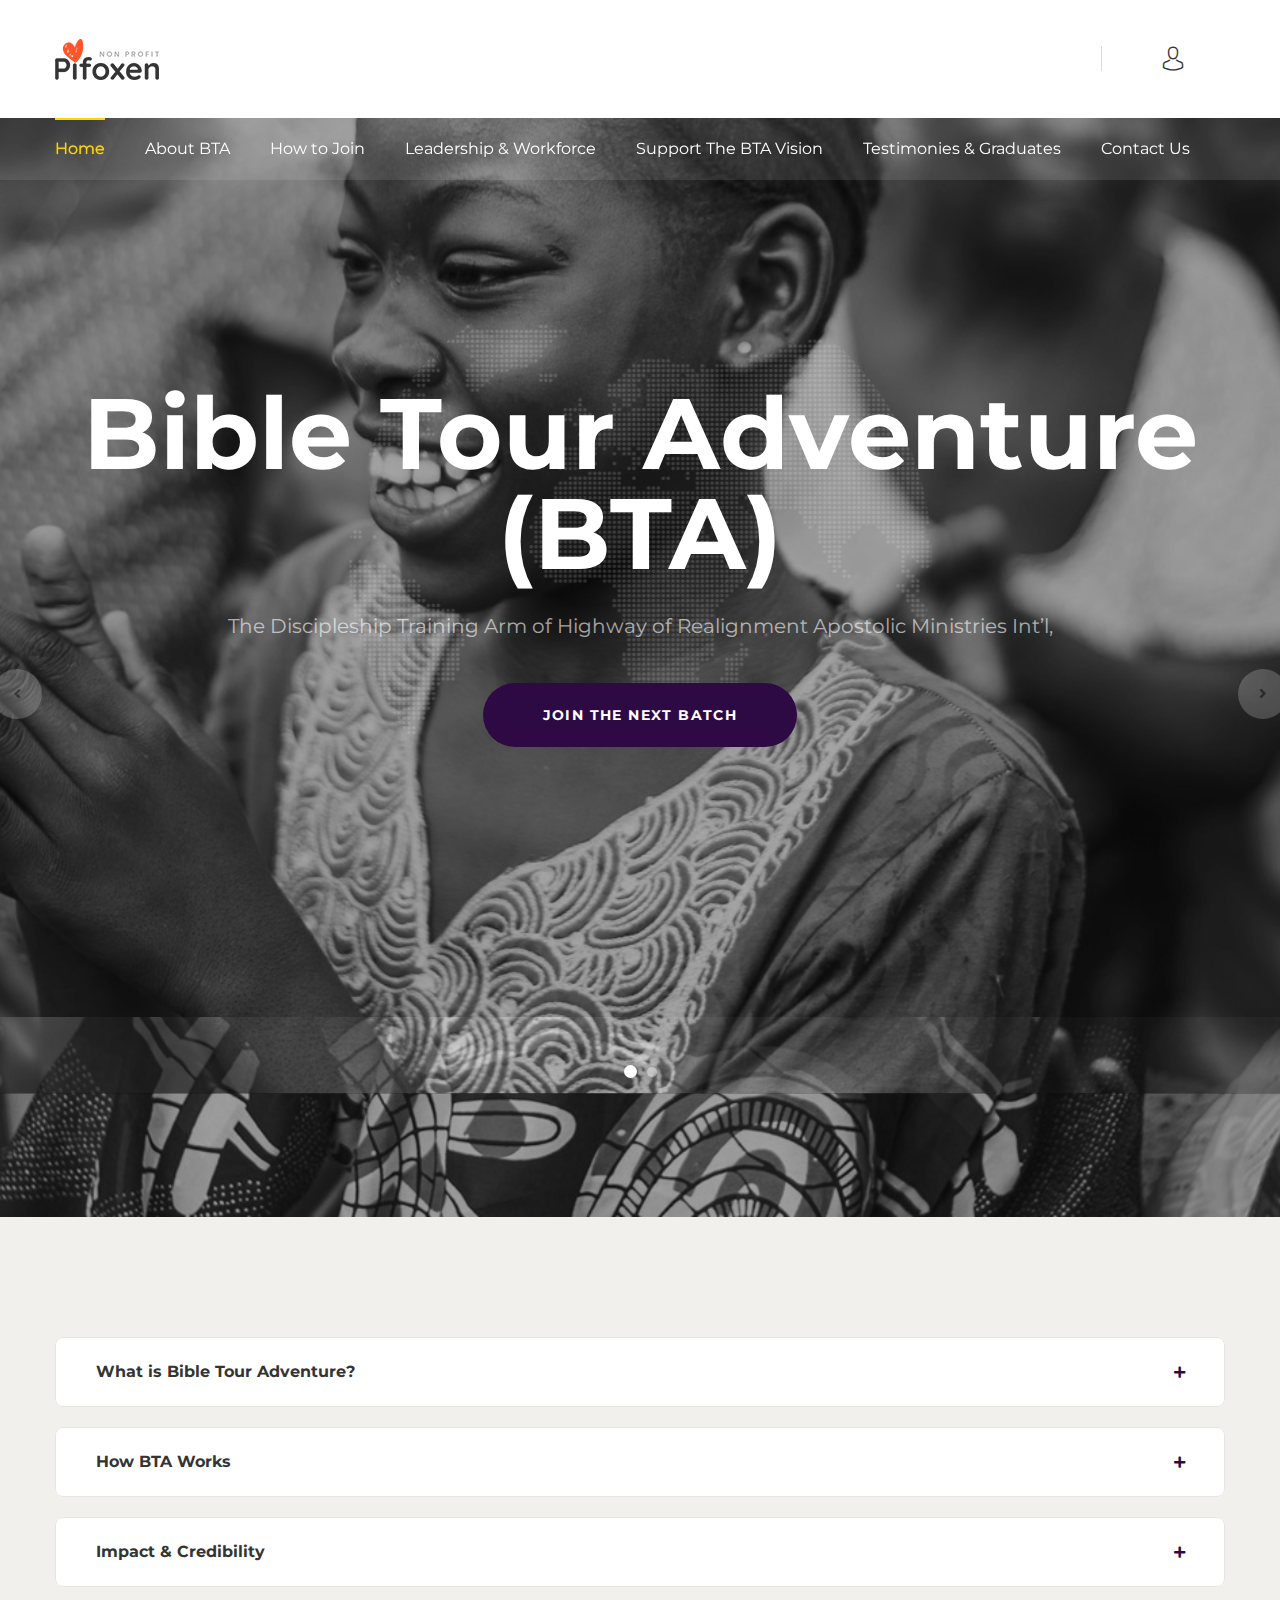
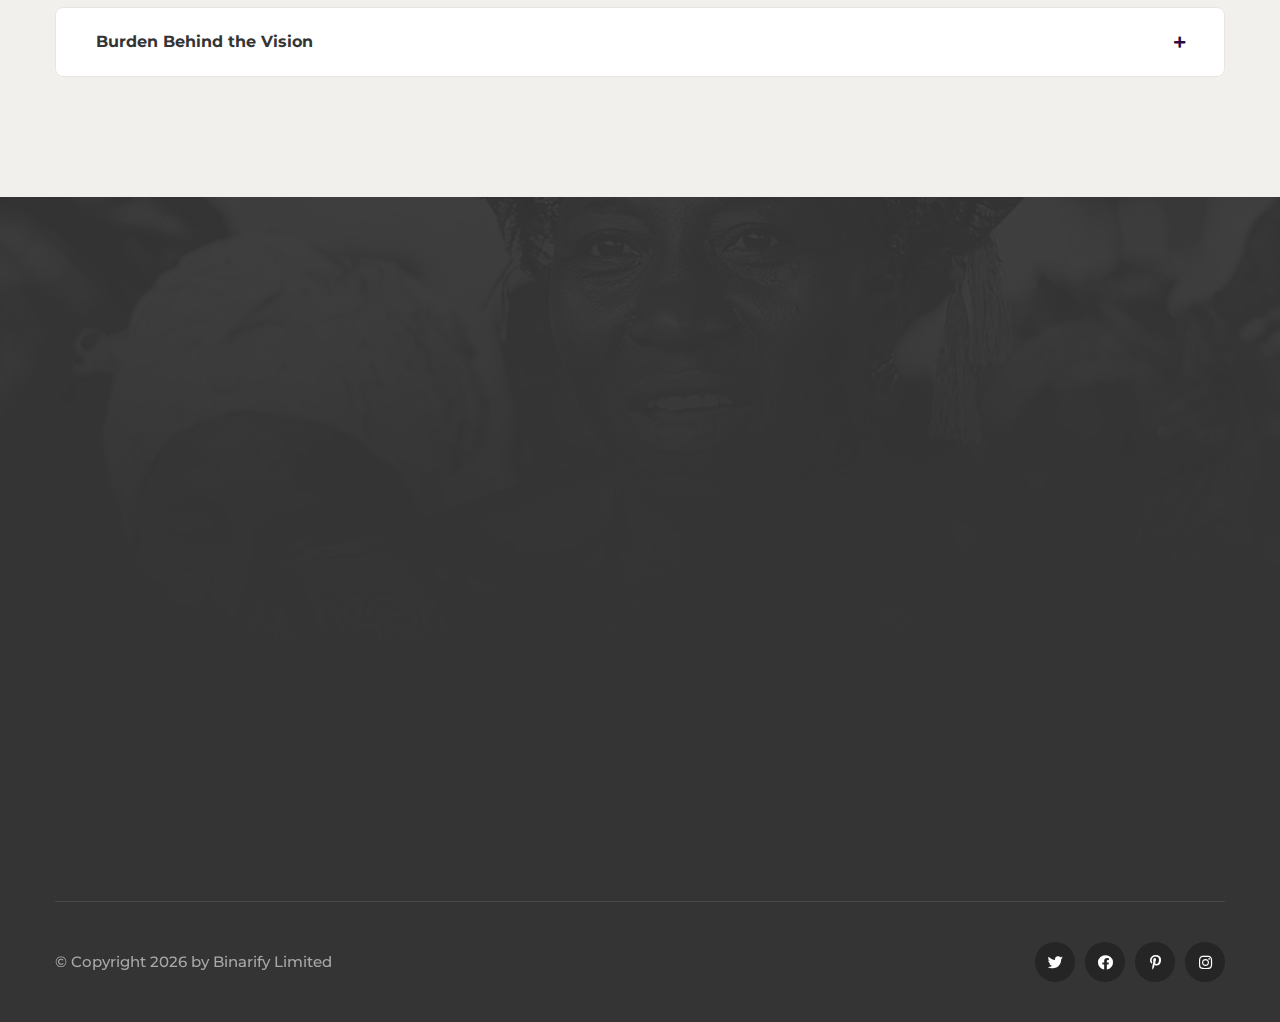
<file: index.html>
<!DOCTYPE html>
<html lang="en">

<head>
    <meta charset="UTF-8" />
    <meta name="viewport" content="width=device-width, initial-scale=1.0" />
    <title>BTA</title>
    <!-- favicons Icons -->
    <link rel="apple-touch-icon" sizes="180x180" href="assets/images/favicons/apple-touch-icon.png" />
    <link rel="icon" type="image/png" sizes="32x32" href="assets/images/favicons/favicon-32x32.png" />
    <link rel="icon" type="image/png" sizes="16x16" href="assets/images/favicons/favicon-16x16.png" />
    <link rel="manifest" href="assets/images/favicons/site.webmanifest" />
    <meta name="description" content="Pifoxen HTML Template For Donation" />

    <!-- fonts -->
    <link rel="preconnect" href="https://fonts.googleapis.com">

    <link rel="preconnect" href="https://fonts.gstatic.com" crossorigin>

    <link href="https://fonts.googleapis.com/css2?family=Fredoka+One&display=swap" rel="stylesheet">

    <link
        href="https://fonts.googleapis.com/css2?family=DM+Sans:ital,wght@0,400;0,500;0,700;1,400;1,500;1,700&family=Fredoka+One&display=swap"
        rel="stylesheet">

    <link rel="stylesheet" href="assets/vendors/bootstrap/css/bootstrap.min.css" />
    <link rel="stylesheet" href="assets/vendors/animate/animate.min.css" />
    <link rel="stylesheet" href="assets/vendors/animate/custom-animate.css" />
    <link rel="stylesheet" href="assets/vendors/fontawesome/css/all.min.css" />
    <link rel="stylesheet" href="assets/vendors/jarallax/jarallax.css" />
    <link rel="stylesheet" href="assets/vendors/jquery-magnific-popup/jquery.magnific-popup.css" />
    <link rel="stylesheet" href="assets/vendors/nouislider/nouislider.min.css" />
    <link rel="stylesheet" href="assets/vendors/nouislider/nouislider.pips.css" />
    <link rel="stylesheet" href="assets/vendors/odometer/odometer.min.css" />
    <link rel="stylesheet" href="assets/vendors/swiper/swiper.min.css" />
    <link rel="stylesheet" href="assets/vendors/pifoxen-icons/style.css">
    <link rel="stylesheet" href="assets/vendors/tiny-slider/tiny-slider.min.css" />
    <link rel="stylesheet" href="assets/vendors/reey-font/stylesheet.css" />
    <link rel="stylesheet" href="assets/vendors/owl-carousel/owl.carousel.min.css" />
    <link rel="stylesheet" href="assets/vendors/owl-carousel/owl.theme.default.min.css" />
    <link rel="stylesheet" href="assets/vendors/bxslider/jquery.bxslider.css" />
    <link rel="stylesheet" href="assets/vendors/bootstrap-select/css/bootstrap-select.min.css" />
    <link rel="stylesheet" href="assets/vendors/vegas/vegas.min.css" />
    <link rel="stylesheet" href="assets/vendors/jquery-ui/jquery-ui.css" />
    <link rel="stylesheet" href="assets/vendors/timepicker/timePicker.css" />

    <!-- template styles -->
    <link rel="stylesheet" href="assets/css/pifoxen.css" />
    <link rel="stylesheet" href="assets/css/pifoxen-responsive.css" />
</head>

<body>
    <div class="preloader">
        <img class="preloader__image" width="60" src="assets/images/loader.png" alt="" />
    </div>
    <!-- /.preloader -->
    <div class="page-wrapper">
        <header class="main-header-two clearfix">
            <div class="main-header-two__top">
                <div class="container">
                    <div class="main-header-two__top-inner">
                        <div class="main-header-two__logo">
                            <a href="index.html"><img src="assets/images/resources/logo-1.png" alt=""></a>
                        </div>
                        <div class="main-header-two__right">
                            <!-- <ul class="list-unstyled main-header-two__top-menu">
								<li><a href="blog.html">News & Media</a></li>
								<li><span>/</span></li>
								<li><a href="faq.html">FAQs</a></li>
								<li><span>/</span></li>
								<li><a href="about.html">About</a></li>
							</ul> -->
                            <div class="main-header-two__search-cart-donate-btn">
                                <!-- <a href="index2-one-page.html#" class="main-header-two__search search-toggler icon-magnifying-glass"></a> -->
                                <a href="login.html" class="main-header-two__cart icon-avatar mini-cart__toggler"></a>
                                <!-- <a href="donate-now.html" class="donate-btn main-header-two__btn"> <i
										class="fa fa-heart"></i> Donate Now</a> -->
                            </div>
                        </div>
                    </div>
                </div>
            </div>
            <nav class="main-menu main-menu-two clearfix">
                <div class="main-menu-two-wrapper clearfix">
                    <div class="container clearfix">
                        <div class="main-menu-two-wrapper-inner clearfix" id="nav">
                           <!-- contents here comes from JS -->
                        </div>
                    </div>
                </div>
            </nav>
        </header>

        <div class="stricky-header stricked-menu main-menu main-menu-two">
            <div class="sticky-header__content"></div><!-- /.sticky-header__content -->
        </div><!-- /.stricky-header -->

        <!--Main Slider Two Start-->
        <section class="main-slider main-slider-two" id="home">
            <div class="swiper-container thm-swiper__slider" data-swiper-options='{"slidesPerView": 1, "loop": true,
                "effect": "fade",
                "pagination": {
                    "el": "#main-slider-pagination",
                    "type": "bullets",
                    "clickable": true
                },
                "navigation": {
                    "nextEl": "#main-slider__swiper-button-next",
                    "prevEl": "#main-slider__swiper-button-prev"
                },
                "autoplay": {
                    "delay": 5000
                }}'>
                <div class="swiper-wrapper">
                    <div class="swiper-slide">
                        <div class="image-layer"
                            style="background-image: url(assets/images/backgrounds/main-slider-2-1.jpg);">
                        </div>
                        <!-- /.image-layer -->
                        <div class="container">
                            <div class="row">
                                <div class="col-xl-12">
                                    <div class="main-slider__content">
                                        <h2>Bible Tour Adventure (BTA)</h2>
                                        <p style="margin-left: 10%; margin-right: 10%;">The Discipleship Training Arm of Highway of Realignment Apostolic Ministries Int’l,</p>
                                        <a href="join-program.html" class="thm-btn">Join the Next Batch</a>
                                        <div class="main-slider-two-map">
                                            <img src="assets/images/shapes/main-slider-two-map.png" alt="">
                                        </div>
                                    </div>
                                </div>
                            </div>
                        </div>
                    </div>
                    <div class="swiper-slide">
                        <div class="image-layer"
                            style="background-image: url(assets/images/backgrounds/main-slider-2-2.jpg);">
                        </div>
                        <!-- /.image-layer -->
                        <div class="container">
                            <div class="row">
                                <div class="col-xl-12">
                                    <div class="main-slider__content">
                                        <h2>A Discipleship Training Platform for Word-Based Christians</h2>
                                        <p>designed to raise disciplined believers with deep knowledge, love, and accountability in God’s Word</p>
                                        <a href="about.html" class="thm-btn">Learn More</a>
                                        <div class="main-slider-two-map">
                                            <img src="assets/images/shapes/main-slider-two-map.png" alt="">
                                        </div>
                                    </div>
                                </div>
                            </div>
                        </div>
                    </div>
                    
                </div>
                <!-- If we need navigation buttons -->
                <div class="swiper-pagination" id="main-slider-pagination"></div>
                <div class="main-slider__nav-two">
                    <div class="swiper-button-prev" id="main-slider__swiper-button-next">
                        <i class="fa fa-angle-right angle-left"></i>
                    </div>
                    <div class="swiper-button-next" id="main-slider__swiper-button-prev">
                        <i class="fa fa-angle-right"></i>
                    </div>
                </div>
            </div>
        </section>
        <!--Main Slider Two End-->


        <section class="paq-page">
            <div class="container">
                <div class="row">
                    <div class="col-xl-12 col-lg-6">
                        <div class="faq-page__single">
                            <div class="accrodion-grp faq-one-accrodion faq-one-accrodion-1" data-grp-name="faq-one-accrodion-1">
                                <div class="accrodion">
                                    <div class="accrodion-title">
                                        <h4>What is Bible Tour Adventure?</h4>
                                    </div>
                                    <div class="accrodion-content" style="">
                                        <div class="inner">
                                            <p>66 books of the Bible</p>
                                            <p>Partnership with the Holy Spirit</p>
                                            <p>Structured accountability</p>
                                            <p>8 & 12 months</p>
                                        </div><!-- /.inner -->
                                    </div>
                                </div>
                                <div class="accrodion">
                                    <div class="accrodion-title">
                                        <h4>How BTA Works</h4>
                                    </div>
                                    <div class="accrodion-content" style="display: none;">
                                        <div class="inner">
                                            <p>Phase One (8 Months) <br> <span style="margin-left: 1rem;">– For first timers</span> <br> <span style="margin-left: 1rem;"> – 4 intakes yearly</span></p>
                                            <p>Phase Two (12 Months) <br> <span style="margin-left: 1rem;"> – For returning participants</span> <br> <span style="margin-left: 1rem;">– Deeper accountability & maturity</span></p>
                                            <p>Outcome <br> <span style="margin-left: 1rem;"> – Spiritual growth</span> <br> <span style="margin-left: 1rem;">– Discipline</span> <br> <span style="margin-left: 1rem;"> – Love for God’s Word</span></p>
                                        </div><!-- /.inner -->
                                    </div>
                                </div>
                                <div class="accrodion">
                                    <div class="accrodion-title">
                                        <h4>Impact & Credibility</h4>
                                    </div>
                                    <div class="accrodion-content" style="display: none;">
                                        <div class="inner">
                                            <p>Launched: January 3, 2021</p>
                                            <p>1000+ participants admitted</p>
                                            <p>311+ graduates (as of Nov 2025)</p>
                                            <p>Participants across states & nations</p>
                                        </div><!-- /.inner -->
                                    </div>
                                </div>
                                <div class="accrodion last-chiled">
                                    <div class="accrodion-title">
                                        <h4>Burden Behind the Vision</h4>
                                    </div>
                                    <div class="accrodion-content" style="display: none;">
                                        <div class="inner">
                                            <p>Summerised emotional version of about us...</p>
                                        </div><!-- /.inner -->
                                    </div>
                                </div>
                                
                            </div>
                        </div>
                    </div>
                    <!-- <div class="col-xl-6 col-lg-6">
                        <div class="faq-page__single">
                            <div class="accrodion-grp faq-one-accrodion faq-one-accrodion-2" data-grp-name="faq-one-accrodion-2">
                                <div class="accrodion">
                                    <div class="accrodion-title">
                                        <h4>Capitalize on low hanging fruit to</h4>
                                    </div>
                                    <div class="accrodion-content" style="display: none;">
                                        <div class="inner">
                                            <p>There are many variations of passages the majority have suffered
                                                alteration in some fo injected humour, or randomised words believable.
                                            </p>
                                        </div>
                                    </div>
                                </div>
                            </div>
                        </div>
                    </div> -->
                </div>
            </div>
        </section>


        <!--Site Footer Start-->
        <footer class="site-footer" id="contact">
            <div class="site-footer-bg" style="background-image: url(assets/images/backgrounds/site-footer-bg.jpg);">
            </div>
            <div class="site-footer__top">
                <div class="container">
                    <div class="row">
                        <!-- <div class="col-xl-4 col-lg-6 col-md-6 wow fadeInUp" data-wow-delay="100ms">
                            <div class="footer-widget__column footer-widget__about">
                                <div class="footer-widget__about-text-box">
                                    <p class="footer-widget__about-text">Your Donations can Change their Daily Life
                                        Style</p>
                                </div>
                                <a href="donate-now.html" class="donate-btn footer-donate__btn"> <i
                                        class="fa fa-heart"></i>
                                    Donate Now</a>
                            </div>
                        </div> -->
                        
                        <div class="col-xl-6 col-lg-6 col-md-6 wow fadeInUp" data-wow-delay="400ms">
                            <div class="footer-widget__column footer-widget__contact clearfix">
                                <h3 class="footer-widget__title">Contact Details</h3>
                                <ul class="list-unstyled footer-widget__contact-list">
                                    <li>
                                        <div class="icon">
                                            <span class="icon-email"></span>
                                        </div>
                                        <div class="text">
                                            <a
                                                href="mailto:bibletouradventure@gmail.com">bibletouradventure@gmail.com</a>
                                        </div>
                                    </li>
                                    <li>
                                        <div class="icon">
                                            <span class="icon-telephone"></span>
                                        </div>
                                        <div class="text">
                                            <a href="tel:307760608">09132622924</a>
                                        </div>
                                    </li>
                                    <li>
                                        <div class="icon">
                                            <span class="icon-pin"></span>
                                        </div>
                                        <div class="text">
                                            <p>Minna, Niger State</p>
                                        </div>
                                    </li>
                                </ul>

                                <h3 style="margin-top: 4rem;" class="footer-widget__title">Response Expectation</h3>
                                <p class="">Our team will respond as soon as possible</p>
                            </div>
                        </div>
                        <div class="col-xl-6 col-lg-6 col-md-6 wow fadeInUp" data-wow-delay="200ms">
                            <div class="footer-widget__column footer-widget__links clearfix">
                                <h3 class="footer-widget__title">Contact Form</h3>
                                <form action="https://pifoxen-html.vercel.app/main-html/assets/inc/sendemail.php"
                                    class="comment-one__form contact-form-validated" novalidate="novalidate">
                                    <div class="row">
                                        <div class="comment-form__input-box">
                                            <input type="text" placeholder="Your Name" name="name">
                                        </div>
                                        <div class="comment-form__input-box">
                                            <input type="email" placeholder="Email Address" name="email">
                                        </div>
                                        <!-- <div class="comment-form__input-box">
                                            <input type="text" placeholder="Phone Number" name="phone">
                                        </div> -->
                                        <div class="comment-form__input-box">
                                            <select name="subject">
                                                <option value="">Subject</option>
                                                <option value="query about donation">Query about Donation</option>
                                                <option value="want be a volunteer">Want be a volunteer</option>
                                            </select><!-- /# -->
                                        </div>
                                    </div>
                                        <div class="col-xl-12">
                                            <div class="comment-form__input-box text-message-box">
                                                <textarea name="message" placeholder="Write a Comment"></textarea>
                                            </div>
                                            <div class="comment-form__btn-box">
                                                <button type="submit" class="thm-btn comment-form__btn">Send us a
                                                    message</button>
                                            </div>
                                        </div>
                                </form>
                            </div>
                        </div>

                    </div>
                </div>
            </div>
            <div class="site-footer__bottom">
                <div class="container">
                    <div class="row">
                        <div class="col-xl-12">
                            <div class="site-footer__bottom-inner">
                                <p class="site-footer__bottom-text">© Copyright 2026 by <a
                                        href="index2-one-page.html#">Binarify Limited</a>
                                </p>
                                <div class="site-footer__social">
                                    <a href="index2-one-page.html#"><i class="fab fa-twitter"></i></a>
                                    <a href="index2-one-page.html#"><i class="fab fa-facebook"></i></a>
                                    <a href="index2-one-page.html#"><i class="fab fa-pinterest-p"></i></a>
                                    <a href="index2-one-page.html#"><i class="fab fa-instagram"></i></a>
                                </div>
                            </div>
                        </div>
                    </div>
                </div>
            </div>
        </footer>
        <!--Site Footer End-->

    </div><!-- /.page-wrapper -->


    <div class="mobile-nav__wrapper">
        <div class="mobile-nav__overlay mobile-nav__toggler"></div>
        <!-- /.mobile-nav__overlay -->
        <div class="mobile-nav__content" id="mobile-view-nav">
            <!-- contents here comes form JS -->
        </div>
        <!-- /.mobile-nav__content -->
    </div>
    <!-- /.mobile-nav__wrapper -->



    <a href="index2-one-page.html#" data-target="html" class="scroll-to-target scroll-to-top"><i
            class="fa fa-angle-up"></i></a>


    <script src="assets/vendors/jquery/jquery-3.6.1.min.js"></script>
    <script src="assets/vendors/bootstrap/js/bootstrap.bundle.min.js"></script>
    <script src="assets/vendors/jarallax/jarallax.min.js"></script>
    <script src="assets/vendors/jquery-ajaxchimp/jquery.ajaxchimp.min.js"></script>
    <script src="assets/vendors/jquery-appear/jquery.appear.min.js"></script>
    <script src="assets/vendors/jquery-circle-progress/jquery.circle-progress.min.js"></script>
    <script src="assets/vendors/jquery-magnific-popup/jquery.magnific-popup.min.js"></script>
    <script src="assets/vendors/jquery-validate/jquery.validate.min.js"></script>
    <script src="assets/vendors/nouislider/nouislider.min.js"></script>
    <script src="assets/vendors/odometer/odometer.min.js"></script>
    <script src="assets/vendors/swiper/swiper.min.js"></script>
    <script src="assets/vendors/tiny-slider/tiny-slider.min.js"></script>
    <script src="assets/vendors/wnumb/wNumb.min.js"></script>
    <script src="assets/vendors/wow/wow.js"></script>
    <script src="assets/vendors/isotope/isotope.js"></script>
    <script src="assets/vendors/countdown/countdown.min.js"></script>
    <script src="assets/vendors/owl-carousel/owl.carousel.min.js"></script>
    <script src="assets/vendors/bxslider/jquery.bxslider.min.js"></script>
    <script src="assets/vendors/bootstrap-select/js/bootstrap-select.min.js"></script>
    <script src="assets/vendors/vegas/vegas.min.js"></script>
    <script src="assets/vendors/jquery-ui/jquery-ui.js"></script>
    <script src="assets/vendors/timepicker/timePicker.js"></script>


    <!-- my JS -->
    <script src="assets/js/my-js/nav.js"></script>
    <!-- template js -->
    <script src="assets/js/pifoxen.js"></script>
</body>

</html>
</file>
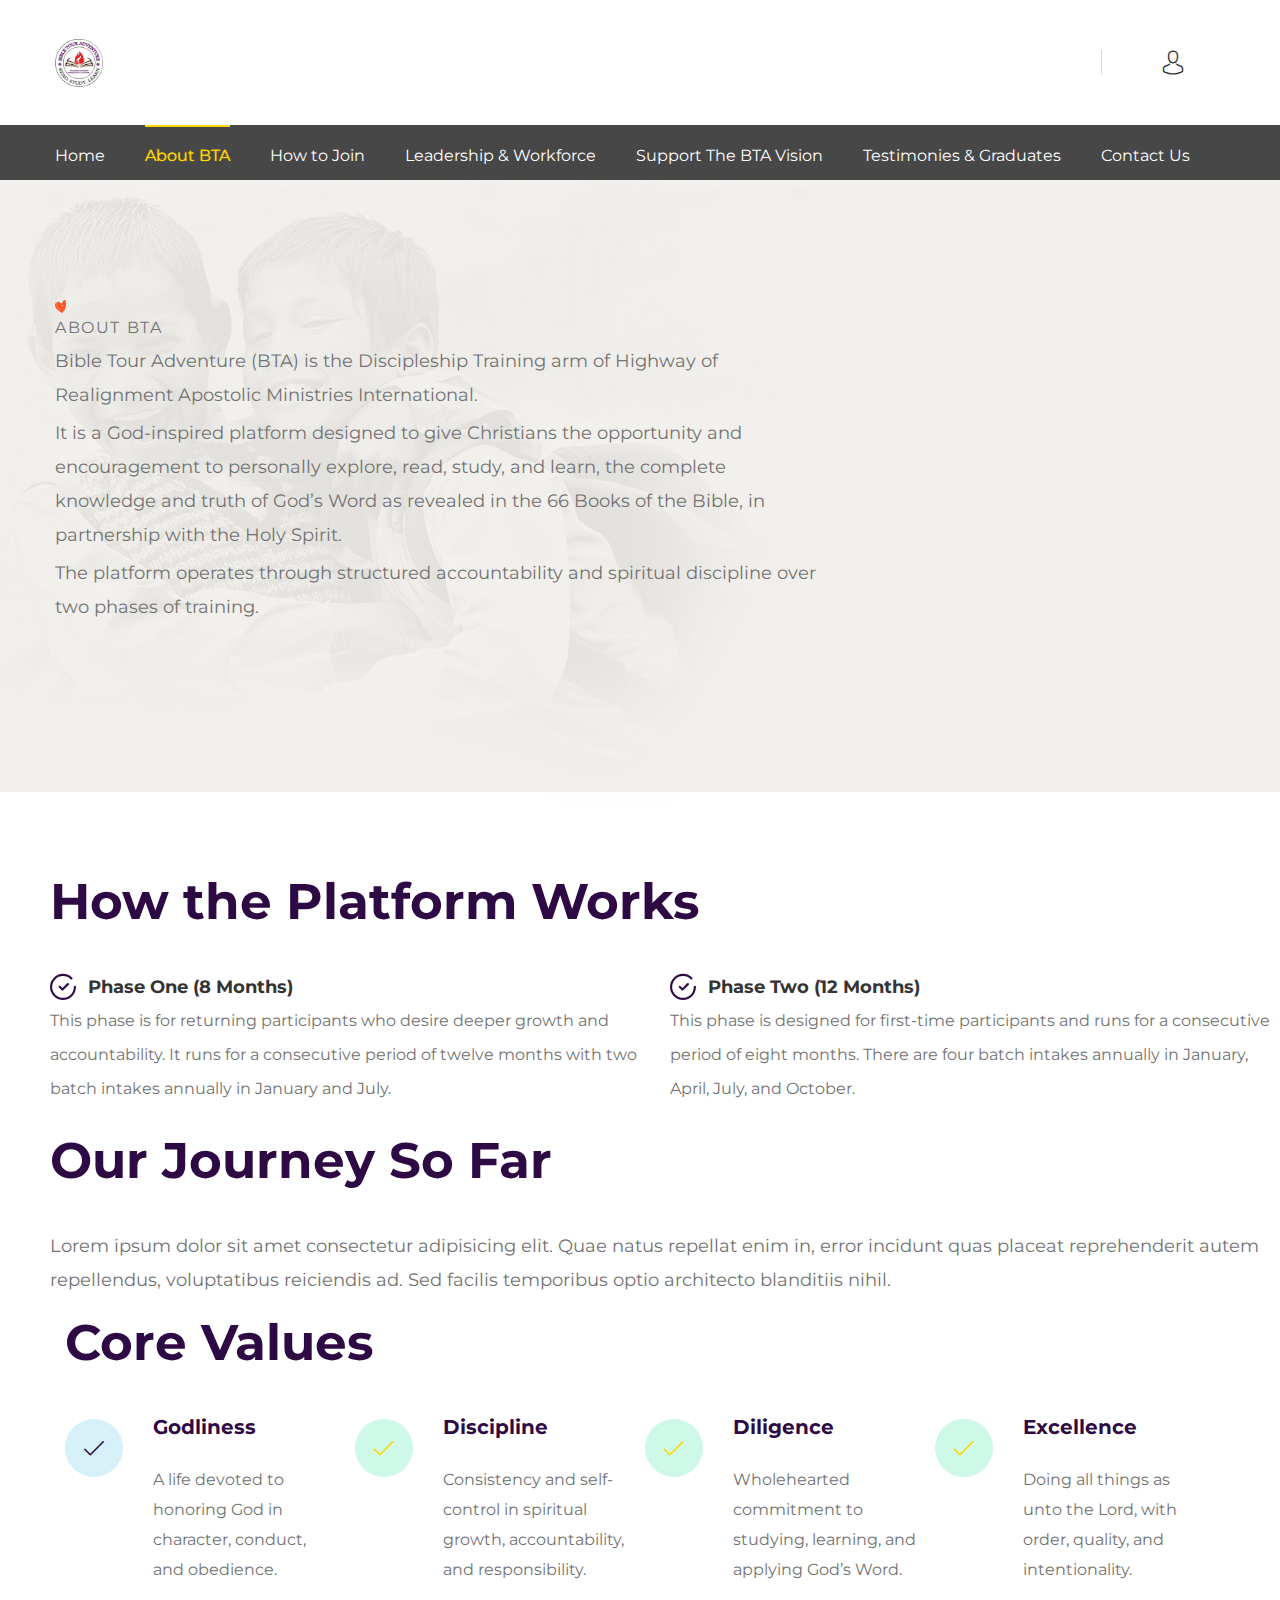
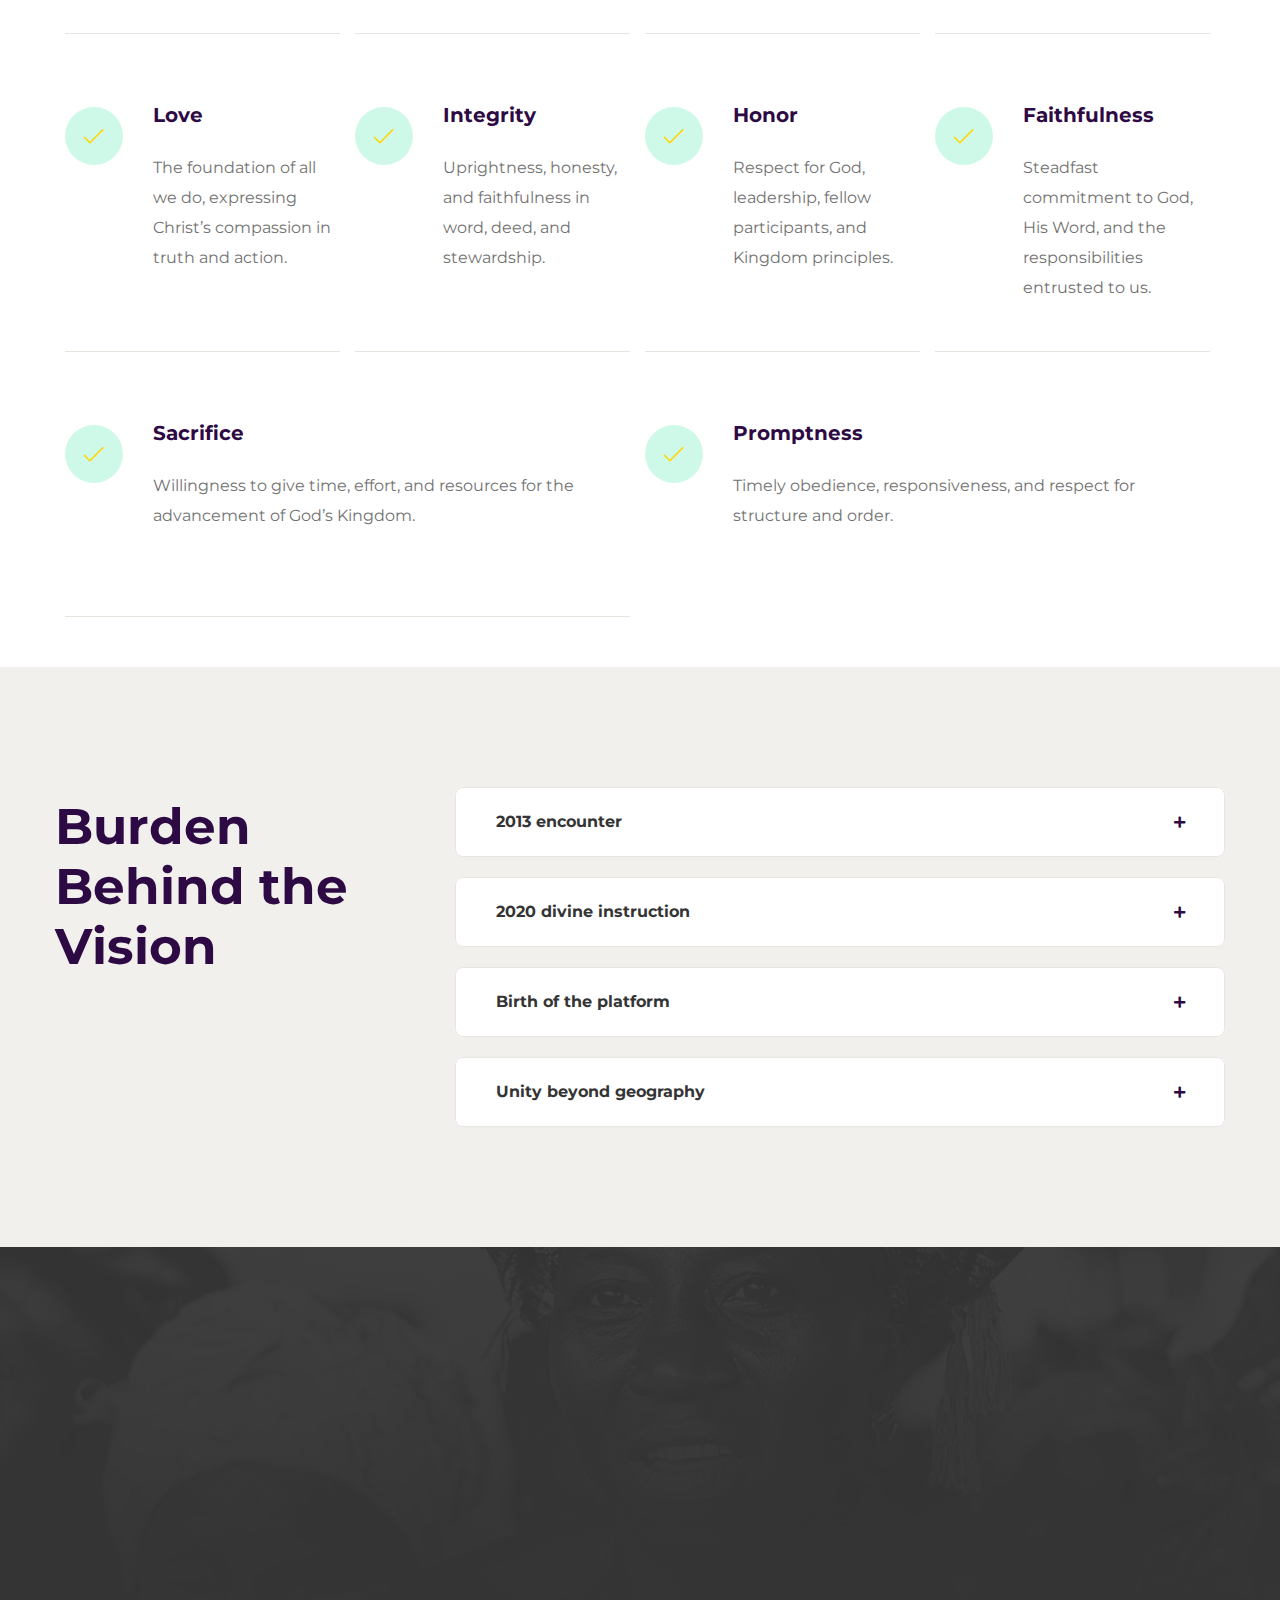
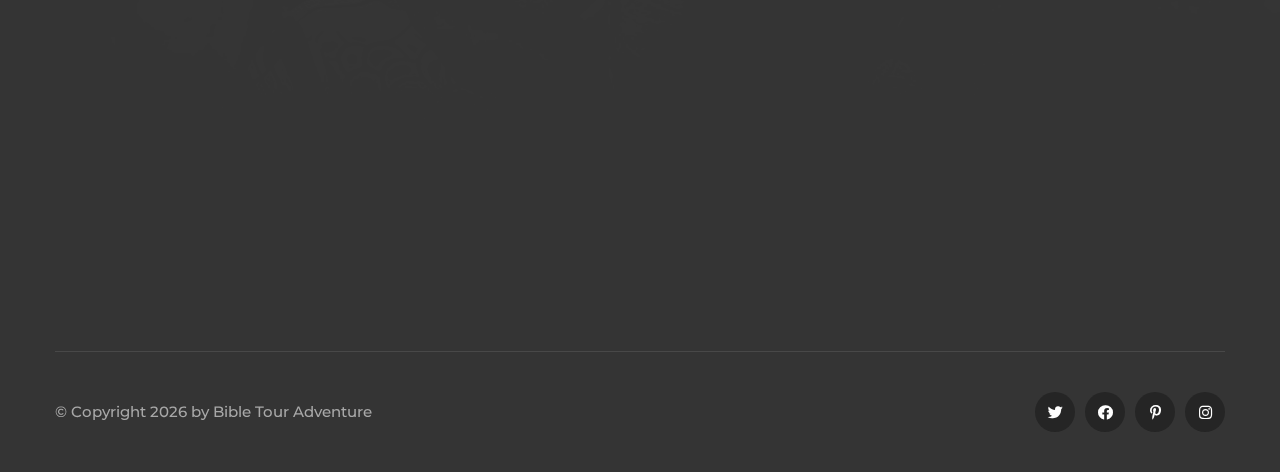
<file: about.html>
<!DOCTYPE html>
<html lang="en">

<head>
    <meta charset="UTF-8" />
    <meta name="viewport" content="width=device-width, initial-scale=1.0" />
    <title>About</title>
    <!-- favicons Icons -->
    <link rel="apple-touch-icon" sizes="180x180" href="assets/images/favicons/Highway or Realignment Logo.png" />
    <link rel="icon" type="image/png" sizes="32x32" href="assets/images/favicons/Highway or Realignment Logo.png" />
    <link rel="icon" type="image/png" sizes="16x16" href="assets/images/favicons/Highway or Realignment Logo.png" />
    <link rel="manifest" href="assets/images/favicons/site.webmanifest" />
    <meta name="description" content="BTA Website" />

    <!-- fonts -->
    <link rel="preconnect" href="https://fonts.googleapis.com">

    <link rel="preconnect" href="https://fonts.gstatic.com" crossorigin>

    <link href="https://fonts.googleapis.com/css2?family=Fredoka+One&display=swap" rel="stylesheet">

    <link
        href="https://fonts.googleapis.com/css2?family=DM+Sans:ital,wght@0,400;0,500;0,700;1,400;1,500;1,700&family=Fredoka+One&display=swap"
        rel="stylesheet">

    <link rel="stylesheet" href="assets/vendors/bootstrap/css/bootstrap.min.css" />
    <link rel="stylesheet" href="assets/vendors/animate/animate.min.css" />
    <link rel="stylesheet" href="assets/vendors/animate/custom-animate.css" />
    <link rel="stylesheet" href="assets/vendors/fontawesome/css/all.min.css" />
    <link rel="stylesheet" href="assets/vendors/jarallax/jarallax.css" />
    <link rel="stylesheet" href="assets/vendors/jquery-magnific-popup/jquery.magnific-popup.css" />
    <link rel="stylesheet" href="assets/vendors/nouislider/nouislider.min.css" />
    <link rel="stylesheet" href="assets/vendors/nouislider/nouislider.pips.css" />
    <link rel="stylesheet" href="assets/vendors/odometer/odometer.min.css" />
    <link rel="stylesheet" href="assets/vendors/swiper/swiper.min.css" />
    <link rel="stylesheet" href="assets/vendors/pifoxen-icons/style.css">
    <link rel="stylesheet" href="assets/vendors/tiny-slider/tiny-slider.min.css" />
    <link rel="stylesheet" href="assets/vendors/reey-font/stylesheet.css" />
    <link rel="stylesheet" href="assets/vendors/owl-carousel/owl.carousel.min.css" />
    <link rel="stylesheet" href="assets/vendors/owl-carousel/owl.theme.default.min.css" />
    <link rel="stylesheet" href="assets/vendors/bxslider/jquery.bxslider.css" />
    <link rel="stylesheet" href="assets/vendors/bootstrap-select/css/bootstrap-select.min.css" />
    <link rel="stylesheet" href="assets/vendors/vegas/vegas.min.css" />
    <link rel="stylesheet" href="assets/vendors/jquery-ui/jquery-ui.css" />
    <link rel="stylesheet" href="assets/vendors/timepicker/timePicker.css" />

    <!-- template styles -->
    <link rel="stylesheet" href="assets/css/pifoxen.css" />
    <link rel="stylesheet" href="assets/css/pifoxen-responsive.css" />
</head>

<body>
    <div class="preloader">
        <img class="preloader__image" width="60" src="assets/images/loader.png" alt="" />
    </div>
    <!-- /.preloader -->
    <div class="page-wrapper">
        <header class="main-header-two clearfix">
            <div class="main-header-two__top" id="header">
                <!-- coming form JS -->
            </div>
            <nav class="main-menu main-menu-two clearfix">
                <div class="main-menu-two-wrapper clearfix">
                    <div class="container clearfix">
                        <div class="main-menu-two-wrapper-inner clearfix" id="nav">
                           <!-- contents here comes from JS -->
                        </div>
                    </div>
                </div>
            </nav>
        </header>

        <div class="stricky-header stricked-menu main-menu main-menu-two">
            <div class="sticky-header__content"></div><!-- /.sticky-header__content -->
        </div><!-- /.stricky-header -->

        <section style="background-color: #333; width: 100%; height: 180px;">
        </section>

        <section class="testimonial-two testimonial-three" style="">
            <div class="testimonial-two-bg" style="background-image: url(assets/images/backgrounds/testimonial-two-bg.png);"></div>
            <div class="container">
                <div class="row">
                    <div class="col-xl-8">
                        <div class="testimonial-two__left">
                            <div class="section-title text-left">
                                <span class="section-title__tagline">About BTA</span>
                                <p >Bible Tour Adventure (BTA) is the Discipleship Training arm of Highway of Realignment Apostolic Ministries International.</p>
                                <p style="margin-top: -12px;"> It is a God-inspired platform designed to give Christians the opportunity and encouragement to personally explore, read, study, and learn, the complete knowledge and truth of God’s Word as revealed in the 66 Books of the Bible, in partnership with the Holy Spirit.</p>
                                <p style="margin-top: -12px;">The platform operates through structured accountability and spiritual discipline over two phases of training.</p>
                            </div>
                        </div>
                    </div>
                   
                </div>
            </div>
        </section>


        <section style="margin-top: 5rem;">
            <div class="about-page__right">
                <div class="section-title text-left">
                    <h2 class="section-title__title">How the Platform Works</h2>
                </div>
                <div class="how-it-works" style=" display: flex; flex-direction: row; flex-wrap: wrap;">
                    <ul class="about-one__points list-unstyled" style="display: flex; flex-direction: column; flex: 1;">
                        <li style="flex: 1;">
                            <div class="icon">
                                <span class="icon-confirmation"></span>
                            </div>
                            <div class="text">
                                <p>Phase One (8 Months)</p>
                            </div>
                        </li>
                        <ul class="about-one__points-content list-unstyled" style="">
                            <li style="flex: 1;">
                                <p class="about-one__points-text"> This phase is for returning participants who desire deeper growth and accountability. It runs for a consecutive period of twelve months with two batch intakes annually in January and July.</p>
                            </li>
                        </ul>
                    </ul>
                    <ul class="about-one__points list-unstyled" style="margin-left: 10px; display: flex; flex-direction: column; flex: 1;">
                        <li style="flex: 1;"> 
                            <div class="icon">
                                <span class="icon-confirmation"></span>
                            </div>
                            <div class="text">
                                <p>Phase Two (12 Months)</p>
                            </div>
                        </li>
                        <ul class="about-one__points-content list-unstyled" style="">
                            <li style="flex: 1;">
                            <p class="about-one__points-text"> This phase is designed for first-time participants and runs for a consecutive period of eight months. There are four batch intakes annually in January, April, July, and October.</p>
                        </li>
                        </ul>
                    </ul>
                </div>

                <div class="section-title text-left">
                    <h6 class="section-title__title">Our Journey So Far</h6>
                </div>
                <p>Lorem ipsum dolor sit amet consectetur adipisicing elit. Quae natus repellat enim in, error incidunt quas placeat reprehenderit autem repellendus, voluptatibus reiciendis ad. Sed facilis temporibus optio architecto blanditiis nihil.</p>
                
            </div>
        </section>

        <section>
            <div class="row about-page__right">
                <div class="section-title text-left">
                    <h6 class="section-title__title">Core Values</h6>
                </div>
                
                <div class="col-xl-12 col-lg-12">
                    <ul class="list-unstyled tab-content__inner-list" style="display: flex; flex-direction: row; flex-wrap: wrap; gap: 15px;">
                        <li style="flex: 1 1 calc(25% - 15px); min-height: 200px; display: flex; flex-direction: column;">
                            <div class="tab-content__icon">
                                <span class="icon-tick"></span>
                            </div>
                            <div class="tab-content__desc">
                                <h4 class="tab-content__title">Godliness</h4>
                                <p class="tab-content__text">A life devoted to honoring God in character, conduct, and obedience.</p>
                            </div>
                        </li>
                        <li style="flex: 1 1 calc(25% - 15px); min-height: 200px; display: flex; flex-direction: column;">
                            <div class="tab-content__icon tab-content__icon-clr-seacondary">
                                <span class="icon-tick"></span>
                            </div>
                            <div class="tab-content__desc">
                                <h4 class="tab-content__title">Discipline</h4>
                                <p class="tab-content__text">Consistency and self-control in spiritual growth, accountability, and responsibility.</p>
                            </div>
                        </li>
                        <li style="flex: 1 1 calc(25% - 15px); min-height: 200px; display: flex; flex-direction: column;">
                            <div class="tab-content__icon tab-content__icon-clr-seacondary">
                                <span class="icon-tick"></span>
                            </div>
                            <div class="tab-content__desc">
                                <h4 class="tab-content__title">Diligence</h4>
                                <p class="tab-content__text">Wholehearted commitment to studying, learning, and applying God’s Word.</p>
                            </div>
                        </li>
                        <li style="flex: 1 1 calc(25% - 15px); min-height: 200px; display: flex; flex-direction: column;">
                            <div class="tab-content__icon tab-content__icon-clr-seacondary">
                                <span class="icon-tick"></span>
                            </div>
                            <div class="tab-content__desc">
                                <h4 class="tab-content__title">Excellence</h4>
                                <p class="tab-content__text">Doing all things as unto the Lord, with order, quality, and intentionality.</p>
                            </div>
                        </li>
                        <li style="flex: 1 1 calc(25% - 15px); min-height: 200px; display: flex; flex-direction: column;">
                            <div class="tab-content__icon tab-content__icon-clr-seacondary">
                                <span class="icon-tick"></span>
                            </div>
                            <div class="tab-content__desc">
                                <h4 class="tab-content__title">Love</h4>
                                <p class="tab-content__text">The foundation of all we do, expressing Christ’s compassion in truth and action.</p>
                            </div>
                        </li>
                        <li style="flex: 1 1 calc(25% - 15px); min-height: 200px; display: flex; flex-direction: column;">
                            <div class="tab-content__icon tab-content__icon-clr-seacondary">
                                <span class="icon-tick"></span>
                            </div>
                            <div class="tab-content__desc">
                                <h4 class="tab-content__title">Integrity</h4>
                                <p class="tab-content__text">Uprightness, honesty, and faithfulness in word, deed, and stewardship.</p>
                            </div>
                        </li>
                        <li style="flex: 1 1 calc(25% - 15px); min-height: 200px; display: flex; flex-direction: column;">
                            <div class="tab-content__icon tab-content__icon-clr-seacondary">
                                <span class="icon-tick"></span>
                            </div>
                            <div class="tab-content__desc">
                                <h4 class="tab-content__title">Honor</h4>
                                <p class="tab-content__text">Respect for God, leadership, fellow participants, and Kingdom principles.</p>
                            </div>
                        </li>
                        <li style="flex: 1 1 calc(25% - 15px); min-height: 200px; display: flex; flex-direction: column;">
                            <div class="tab-content__icon tab-content__icon-clr-seacondary">
                                <span class="icon-tick"></span>
                            </div>
                            <div class="tab-content__desc">
                                <h4 class="tab-content__title">Faithfulness</h4>
                                <p class="tab-content__text"> Steadfast commitment to God, His Word, and the responsibilities entrusted to us.</p>
                            </div>
                        </li>
                        <li style="flex: 1 1 calc(25% - 15px); min-height: 200px; display: flex; flex-direction: column;">
                            <div class="tab-content__icon tab-content__icon-clr-seacondary">
                                <span class="icon-tick"></span>
                            </div>
                            <div class="tab-content__desc">
                                <h4 class="tab-content__title">Sacrifice</h4>
                                <p class="tab-content__text">Willingness to give time, effort, and resources for the advancement of God’s Kingdom.</p>
                            </div>
                        </li>
                        <li style="flex: 1 1 calc(25% - 15px); min-height: 200px; display: flex; flex-direction: column;">
                            <div class="tab-content__icon tab-content__icon-clr-seacondary">
                                <span class="icon-tick"></span>
                            </div>
                            <div class="tab-content__desc">
                                <h4 class="tab-content__title">Promptness</h4>
                                <p class="tab-content__text">Timely obedience, responsiveness, and respect for structure and order.</p>
                            </div>
                        </li>
                    </ul>
                </div>
            </div>
        </section>

        
        <section class="testimonial-two testimonial-three">
            <!-- <div class="testimonial-two-bg" style="background-image: url(assets/images/backgrounds/testimonial-two-bg.png);"></div> -->
            <div class="container">
                <div class="row">
                    <div class="col-xl-4">
                        <div class="testimonial-two__left">
                            <div class="section-title text-left">
                                <h2 class="section-title__title">Burden Behind the Vision</h2>
                            </div>
                        </div>
                    </div>
                    <div class="col-xl-8">
                        <div class="testimonial-two__right">
                            <div class="accrodion-grp faq-one-accrodion faq-one-accrodion-1" data-grp-name="faq-one-accrodion-1">
                                <div class="accrodion">
                                    <div class="accrodion-title">
                                        <h4>2013 encounter</h4>
                                    </div>
                                    <div class="accrodion-content" style="">
                                        <div class="inner">
                                            <p>This happens</p>
                                        </div><!-- /.inner -->
                                    </div>
                                </div>
                                <div class="accrodion">
                                    <div class="accrodion-title">
                                        <h4>2020 divine instruction</h4>
                                    </div>
                                    <div class="accrodion-content" style="display: none;">
                                        <div class="inner">
                                            <p>This happens</p>
                                        </div><!-- /.inner -->
                                    </div>
                                </div>
                                <div class="accrodion">
                                    <div class="accrodion-title">
                                        <h4>Birth of the platform</h4>
                                    </div>
                                    <div class="accrodion-content" style="display: none;">
                                        <div class="inner">
                                            <p>This happens</p>
                                        </div><!-- /.inner -->
                                    </div>
                                </div>
                                <div class="accrodion last-chiled">
                                    <div class="accrodion-title">
                                        <h4>Unity beyond geography</h4>
                                    </div>
                                    <div class="accrodion-content" style="display: none;">
                                        <div class="inner">
                                            <p>This happens</p>
                                        </div><!-- /.inner -->
                                    </div>
                                </div>
                            </div>
                        </div>
                    </div>
                </div>
            </div>
        </section>

        

        <!--Site Footer Start-->
        <footer class="site-footer" id="contact">
            <!-- coming from JS -->
        </footer>
        <!--Site Footer End-->

    </div><!-- /.page-wrapper -->


    <div class="mobile-nav__wrapper">
        <div class="mobile-nav__overlay mobile-nav__toggler"></div>
        <!-- /.mobile-nav__overlay -->
        <div class="mobile-nav__content" id="mobile-view-nav">
            <!-- contents here comes form JS -->
        </div>
        <!-- /.mobile-nav__content -->
    </div>
    <!-- /.mobile-nav__wrapper -->



    <a href="index2-one-page.html#" data-target="html" class="scroll-to-target scroll-to-top"><i
            class="fa fa-angle-up"></i></a>


    <script src="assets/vendors/jquery/jquery-3.6.1.min.js"></script>
    <script src="assets/vendors/bootstrap/js/bootstrap.bundle.min.js"></script>
    <script src="assets/vendors/jarallax/jarallax.min.js"></script>
    <script src="assets/vendors/jquery-ajaxchimp/jquery.ajaxchimp.min.js"></script>
    <script src="assets/vendors/jquery-appear/jquery.appear.min.js"></script>
    <script src="assets/vendors/jquery-circle-progress/jquery.circle-progress.min.js"></script>
    <script src="assets/vendors/jquery-magnific-popup/jquery.magnific-popup.min.js"></script>
    <script src="assets/vendors/jquery-validate/jquery.validate.min.js"></script>
    <script src="assets/vendors/nouislider/nouislider.min.js"></script>
    <script src="assets/vendors/odometer/odometer.min.js"></script>
    <script src="assets/vendors/swiper/swiper.min.js"></script>
    <script src="assets/vendors/tiny-slider/tiny-slider.min.js"></script>
    <script src="assets/vendors/wnumb/wNumb.min.js"></script>
    <script src="assets/vendors/wow/wow.js"></script>
    <script src="assets/vendors/isotope/isotope.js"></script>
    <script src="assets/vendors/countdown/countdown.min.js"></script>
    <script src="assets/vendors/owl-carousel/owl.carousel.min.js"></script>
    <script src="assets/vendors/bxslider/jquery.bxslider.min.js"></script>
    <script src="assets/vendors/bootstrap-select/js/bootstrap-select.min.js"></script>
    <script src="assets/vendors/vegas/vegas.min.js"></script>
    <script src="assets/vendors/jquery-ui/jquery-ui.js"></script>
    <script src="assets/vendors/timepicker/timePicker.js"></script>


    <!-- my JS -->
    <script src="assets/js/my-js/header.js"></script>
    <script src="assets/js/my-js/nav.js"></script>
    <script src="assets/js/my-js/footer.js"></script>

    <!-- template js -->
    <script src="assets/js/pifoxen.js"></script>
</body>

</html>
</file>
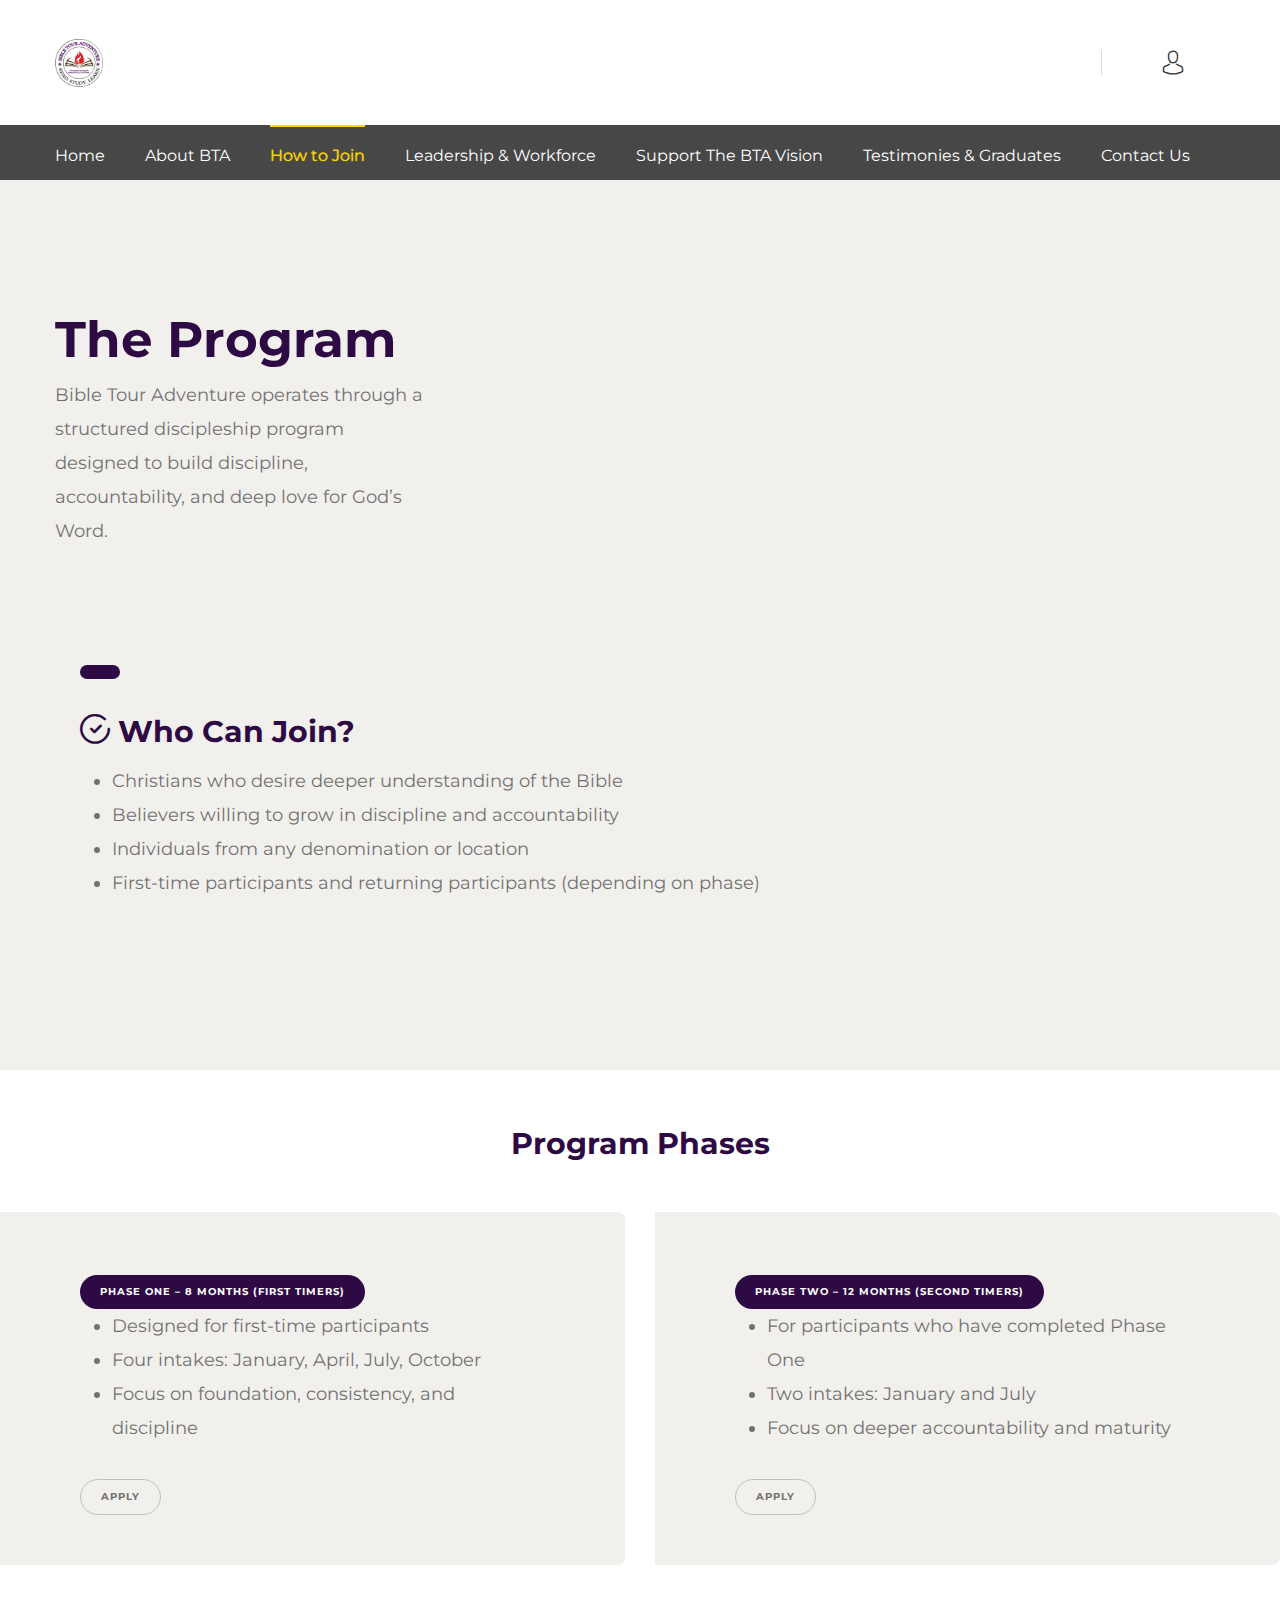
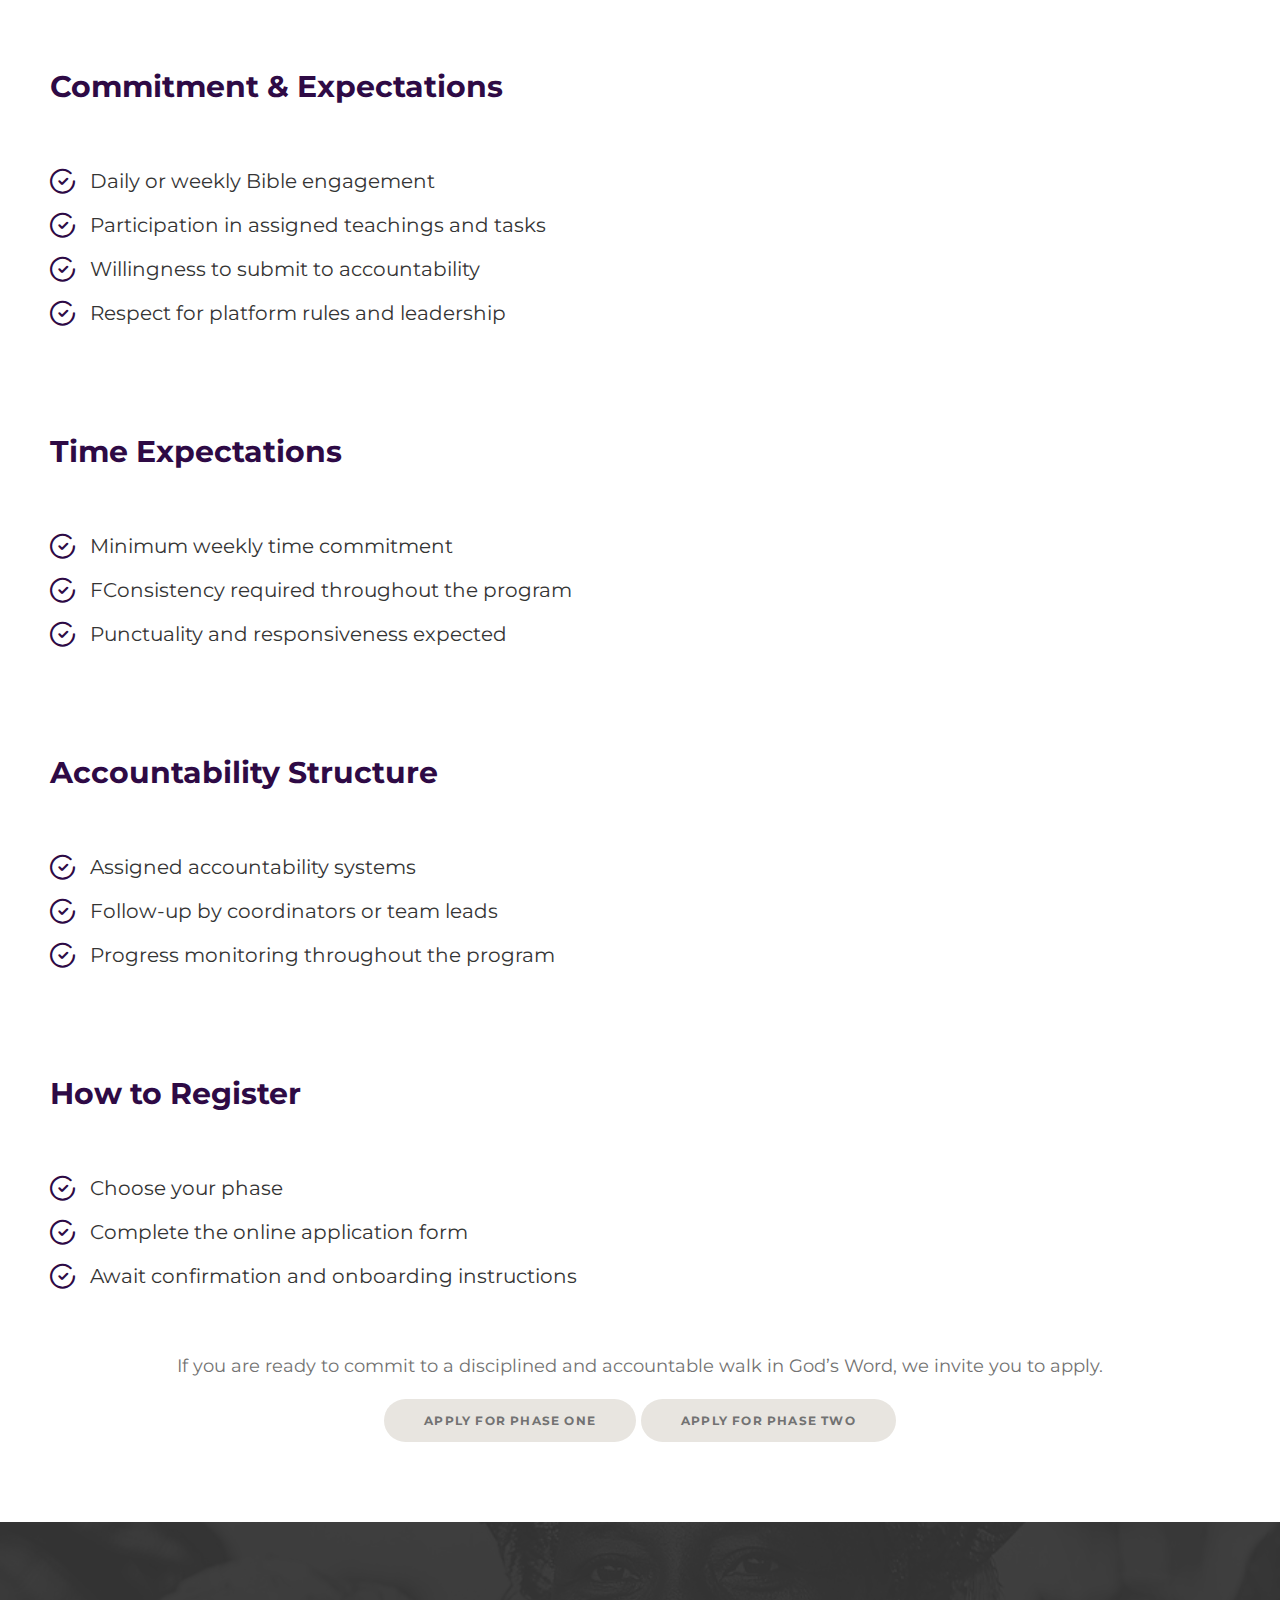
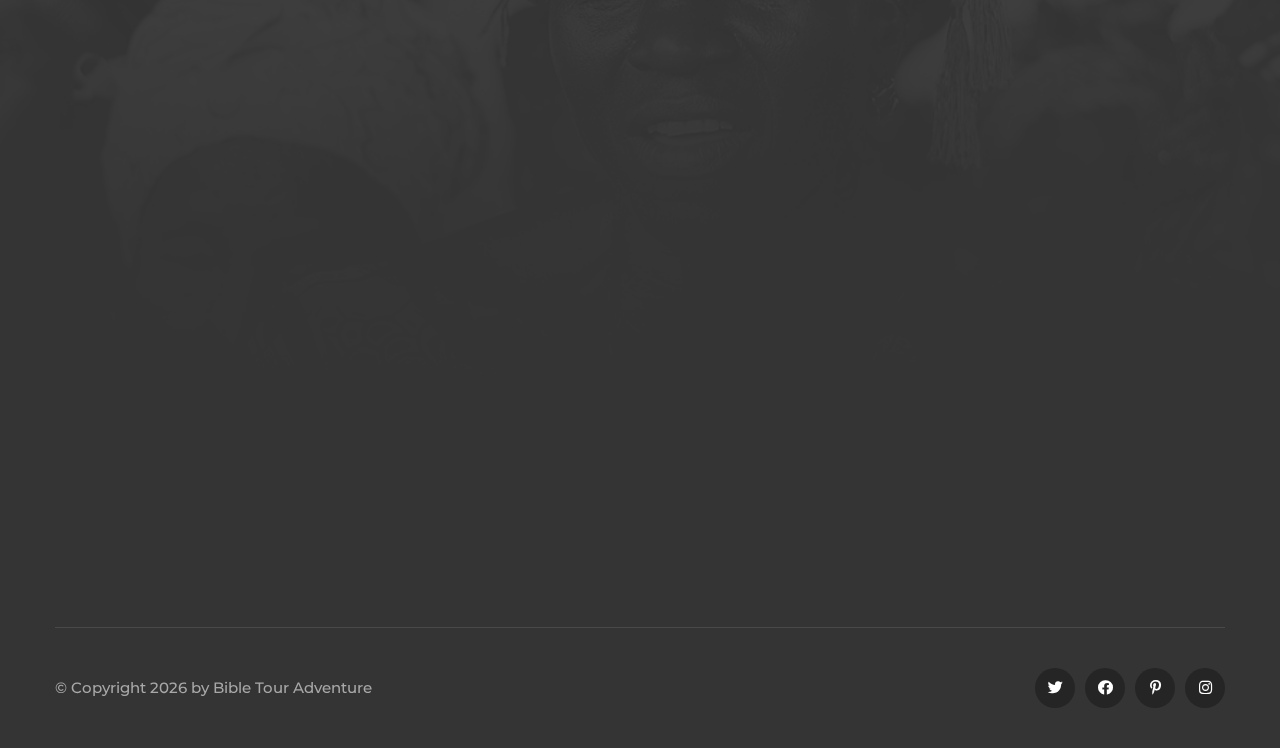
<file: join-program.html>
<!DOCTYPE html>
<html lang="en">

<head>
    <meta charset="UTF-8" />
    <meta name="viewport" content="width=device-width, initial-scale=1.0" />
    <title>Program</title>
    <!-- favicons Icons -->
    <link rel="apple-touch-icon" sizes="180x180" href="assets/images/favicons/Highway or Realignment Logo.png" />
    <link rel="icon" type="image/png" sizes="32x32" href="assets/images/favicons/Highway or Realignment Logo.png" />
    <link rel="icon" type="image/png" sizes="16x16" href="assets/images/favicons/Highway or Realignment Logo.png" />
    <link rel="manifest" href="assets/images/favicons/site.webmanifest" />
    <meta name="description" content="BTA Website" />

    <!-- fonts -->
    <link rel="preconnect" href="https://fonts.googleapis.com">

    <link rel="preconnect" href="https://fonts.gstatic.com" crossorigin>

    <link href="https://fonts.googleapis.com/css2?family=Fredoka+One&display=swap" rel="stylesheet">

    <link
        href="https://fonts.googleapis.com/css2?family=DM+Sans:ital,wght@0,400;0,500;0,700;1,400;1,500;1,700&family=Fredoka+One&display=swap"
        rel="stylesheet">

    <link rel="stylesheet" href="assets/vendors/bootstrap/css/bootstrap.min.css" />
    <link rel="stylesheet" href="assets/vendors/animate/animate.min.css" />
    <link rel="stylesheet" href="assets/vendors/animate/custom-animate.css" />
    <link rel="stylesheet" href="assets/vendors/fontawesome/css/all.min.css" />
    <link rel="stylesheet" href="assets/vendors/jarallax/jarallax.css" />
    <link rel="stylesheet" href="assets/vendors/jquery-magnific-popup/jquery.magnific-popup.css" />
    <link rel="stylesheet" href="assets/vendors/nouislider/nouislider.min.css" />
    <link rel="stylesheet" href="assets/vendors/nouislider/nouislider.pips.css" />
    <link rel="stylesheet" href="assets/vendors/odometer/odometer.min.css" />
    <link rel="stylesheet" href="assets/vendors/swiper/swiper.min.css" />
    <link rel="stylesheet" href="assets/vendors/pifoxen-icons/style.css">
    <link rel="stylesheet" href="assets/vendors/tiny-slider/tiny-slider.min.css" />
    <link rel="stylesheet" href="assets/vendors/reey-font/stylesheet.css" />
    <link rel="stylesheet" href="assets/vendors/owl-carousel/owl.carousel.min.css" />
    <link rel="stylesheet" href="assets/vendors/owl-carousel/owl.theme.default.min.css" />
    <link rel="stylesheet" href="assets/vendors/bxslider/jquery.bxslider.css" />
    <link rel="stylesheet" href="assets/vendors/bootstrap-select/css/bootstrap-select.min.css" />
    <link rel="stylesheet" href="assets/vendors/vegas/vegas.min.css" />
    <link rel="stylesheet" href="assets/vendors/jquery-ui/jquery-ui.css" />
    <link rel="stylesheet" href="assets/vendors/timepicker/timePicker.css" />

    <!-- template styles -->
    <link rel="stylesheet" href="assets/css/pifoxen.css" />
    <link rel="stylesheet" href="assets/css/pifoxen-responsive.css" />
</head>

<body>
    <div class="preloader">
        <img class="preloader__image" width="60" src="assets/images/loader.png" alt="" />
    </div>
    <!-- /.preloader -->
    <div class="page-wrapper">
        <header class="main-header-two clearfix">
            <div class="main-header-two__top" id="header">
                <!-- coming form JS -->
            </div>
            <nav class="main-menu main-menu-two clearfix">
                <div class="main-menu-two-wrapper clearfix">
                    <div class="container clearfix">
                        <div class="main-menu-two-wrapper-inner clearfix" id="nav">
                           <!-- contents here comes from JS -->
                        </div>
                    </div>
                </div>
            </nav>
        </header>

        <div class="stricky-header stricked-menu main-menu main-menu-two">
            <div class="sticky-header__content"></div><!-- /.sticky-header__content -->
        </div><!-- /.stricky-header -->

        <section style="background-color: #333; width: 100%; height: 180px;">
        </section>
        
        <section class="testimonial-two testimonial-three" style="">
            <!-- <div class="testimonial-two-bg" style="background-image: url(assets/images/backgrounds/testimonial-two-bg.png);"></div> -->
            <div class="container">
                <div class="row">
                    <div class="col-xl-4">
                        <div class="testimonial-two__left">
                            <div class="section-title text-left">
                                <h2 class="section-title__title" style="margin-bottom: .5rem;">The Program</h2>
                                <p>Bible Tour Adventure operates through a structured discipleship program designed to build discipline, accountability, and deep love for God’s Word.</p>
                            </div>
                        </div>
                    </div>
                 
                </div>
            </div>

            <div class="donations-list__content">
                <div class="donations-list__category">
                    <!-- <p>Education</p> -->
                </div>
                <h3 class="donations-list__title"><span class="icon-confirmation"></span> Who Can Join?</h3>
                <ul>
                    <li>Christians who desire deeper understanding of the Bible</li>
                    <li>Believers willing to grow in discipline and accountability</li>
                    <li>Individuals from any denomination or location</li>
                    <li>First-time participants and returning participants (depending on phase)</li>
                </ul>
            </div>
        </section>

        

        <section style="margin-top: 2rem;">
            <div class="row">
                <h3 style="text-align: center; margin-bottom: 3rem;" class="donations-list__title">Program Phases</h3>
            </div>
            <div class="row">
                <div class="col-xl-6 col-lg-2">
                    <div class="donations-list__right">
                        <div class="donations-list__content">
                            <div class="donations-list__category">
                                <p>Phase One – 8 Months (First Timers)</p>
                            </div>
                            <ul>
                                <li>Designed for first-time participants</li>
                                <li>Four intakes: January, April, July, October</li>
                                <li>Focus on foundation, consistency, and discipline</li>
                            </ul>
                            <br>
                            <a href="" class="thm-btn product__all-btn">Apply</a>
                        </div>
                    </div>
                </div>

                <div class="col-xl-6 col-lg-2">
                    <div class="donations-list__right">
                        <div class="donations-list__content">
                            <div class="donations-list__category">
                                <p>Phase Two – 12 Months (Second Timers)</p>
                            </div>
                            <ul>
                                <li>For participants who have completed Phase One</li>
                                <li>Two intakes: January and July</li>
                                <li>Focus on deeper accountability and maturity</li>
                            </ul>
                            <br>
                            <a href="" class="thm-btn product__all-btn">Apply</a>
                        </div>
                    </div>
                </div>
            </div>
        </section>

        
        <section style="margin-top: 5rem;">
            <div class="about-page__right">
                <div class="row">
                    <h3 style="" class="donations-list__title">Commitment & Expectations</h3>
                </div>
                <ul class="list-unstyled donation-details__points">
                    <li>
                        <div class="icon">
                            <span class="icon-confirmation"></span>
                        </div>
                        <div class="text">
                            <p>Daily or weekly Bible engagement</p>
                        </div>
                    </li>
                    <li>
                        <div class="icon">
                            <span class="icon-confirmation"></span>
                        </div>
                        <div class="text">
                            <p>Participation in assigned teachings and tasks</p>
                        </div>
                    </li>
                    <li>
                        <div class="icon">
                            <span class="icon-confirmation"></span>
                        </div>
                        <div class="text">
                            <p>Willingness to submit to accountability</p>
                        </div>
                    </li>
                    <li>
                        <div class="icon">
                            <span class="icon-confirmation"></span>
                        </div>
                        <div class="text">
                            <p>Respect for platform rules and leadership</p>
                        </div>
                    </li>
                </ul>
            </div>
        </section>


        <section style="margin-top: 5rem;">
            <div class="about-page__right">
                <div class="row">
                    <h3 style="" class="donations-list__title">Time Expectations</h3>
                </div>
                <ul class="list-unstyled donation-details__points">
                    <li>
                        <div class="icon">
                            <span class="icon-confirmation"></span>
                        </div>
                        <div class="text">
                            <p>Minimum weekly time commitment</p>
                        </div>
                    </li>
                    <li>
                        <div class="icon">
                            <span class="icon-confirmation"></span>
                        </div>
                        <div class="text">
                            <p>FConsistency required throughout the program</p>
                        </div>
                    </li>
                    <li>
                        <div class="icon">
                            <span class="icon-confirmation"></span>
                        </div>
                        <div class="text">
                            <p>Punctuality and responsiveness expected</p>
                        </div>
                    </li>
                </ul>
            </div>
        </section>


        <section style="margin-top: 5rem;">
            <div class="about-page__right">
                <div class="row">
                    <h3 style="" class="donations-list__title">Accountability Structure</h3>
                </div>
                <ul class="list-unstyled donation-details__points">
                    <li>
                        <div class="icon">
                            <span class="icon-confirmation"></span>
                        </div>
                        <div class="text">
                            <p>Assigned accountability systems</p>
                        </div>
                    </li>
                    <li>
                        <div class="icon">
                            <span class="icon-confirmation"></span>
                        </div>
                        <div class="text">
                            <p>Follow-up by coordinators or team leads</p>
                        </div>
                    </li>
                    <li>
                        <div class="icon">
                            <span class="icon-confirmation"></span>
                        </div>
                        <div class="text">
                            <p>Progress monitoring throughout the program</p>
                        </div>
                    </li>
                </ul>
            </div>
        </section>



        <section style="margin-top: 5rem;">
            <div class="about-page__right">
                <div class="row">
                    <h3 style="" class="donations-list__title">How to Register</h3>
                </div>
                <ul class="list-unstyled donation-details__points">
                    <li>
                        <div class="icon">
                            <span class="icon-confirmation"></span>
                        </div>
                        <div class="text">
                            <p>Choose your phase</p>
                        </div>
                    </li>
                    <li>
                        <div class="icon">
                            <span class="icon-confirmation"></span>
                        </div>
                        <div class="text">
                            <p>Complete the online application form</p>
                        </div>
                    </li>
                    <li>
                        <div class="icon">
                            <span class="icon-confirmation"></span>
                        </div>
                        <div class="text">
                            <p>Await confirmation and onboarding instructions</p>
                        </div>
                    </li>
                </ul>
            </div>
        </section>


        <section style="display: flex; flex-direction: column; justify-content: center; align-items: center; margin-bottom: 5rem;">
            <p>If you are ready to commit to a disciplined and accountable walk in God’s Word, we invite you to apply.</p>
            <div class="apply-btns">
                <a href="" class="thm-btn pricing-card__btn">Apply for Phase One</a>
                <a href="" class="thm-btn pricing-card__btn">Apply for Phase Two</a>
            </div>
        </section>


        <!--Site Footer Start-->
        <footer class="site-footer" id="contact">
            <!-- coming from JS -->
        </footer>
        <!--Site Footer End-->

    </div><!-- /.page-wrapper -->


    <div class="mobile-nav__wrapper">
        <div class="mobile-nav__overlay mobile-nav__toggler"></div>
        <!-- /.mobile-nav__overlay -->
        <div class="mobile-nav__content" id="mobile-view-nav">
            <!-- contents here comes form JS -->
        </div>
        <!-- /.mobile-nav__content -->
    </div>
    <!-- /.mobile-nav__wrapper -->



    <a href="index2-one-page.html#" data-target="html" class="scroll-to-target scroll-to-top"><i
            class="fa fa-angle-up"></i></a>


    <script src="assets/vendors/jquery/jquery-3.6.1.min.js"></script>
    <script src="assets/vendors/bootstrap/js/bootstrap.bundle.min.js"></script>
    <script src="assets/vendors/jarallax/jarallax.min.js"></script>
    <script src="assets/vendors/jquery-ajaxchimp/jquery.ajaxchimp.min.js"></script>
    <script src="assets/vendors/jquery-appear/jquery.appear.min.js"></script>
    <script src="assets/vendors/jquery-circle-progress/jquery.circle-progress.min.js"></script>
    <script src="assets/vendors/jquery-magnific-popup/jquery.magnific-popup.min.js"></script>
    <script src="assets/vendors/jquery-validate/jquery.validate.min.js"></script>
    <script src="assets/vendors/nouislider/nouislider.min.js"></script>
    <script src="assets/vendors/odometer/odometer.min.js"></script>
    <script src="assets/vendors/swiper/swiper.min.js"></script>
    <script src="assets/vendors/tiny-slider/tiny-slider.min.js"></script>
    <script src="assets/vendors/wnumb/wNumb.min.js"></script>
    <script src="assets/vendors/wow/wow.js"></script>
    <script src="assets/vendors/isotope/isotope.js"></script>
    <script src="assets/vendors/countdown/countdown.min.js"></script>
    <script src="assets/vendors/owl-carousel/owl.carousel.min.js"></script>
    <script src="assets/vendors/bxslider/jquery.bxslider.min.js"></script>
    <script src="assets/vendors/bootstrap-select/js/bootstrap-select.min.js"></script>
    <script src="assets/vendors/vegas/vegas.min.js"></script>
    <script src="assets/vendors/jquery-ui/jquery-ui.js"></script>
    <script src="assets/vendors/timepicker/timePicker.js"></script>


    <!-- my JS -->
    <script src="assets/js/my-js/header.js"></script>
    <script src="assets/js/my-js/nav.js"></script>
    <script src="assets/js/my-js/footer.js"></script>

    <!-- template js -->
    <script src="assets/js/pifoxen.js"></script>
</body>

</html>
</file>
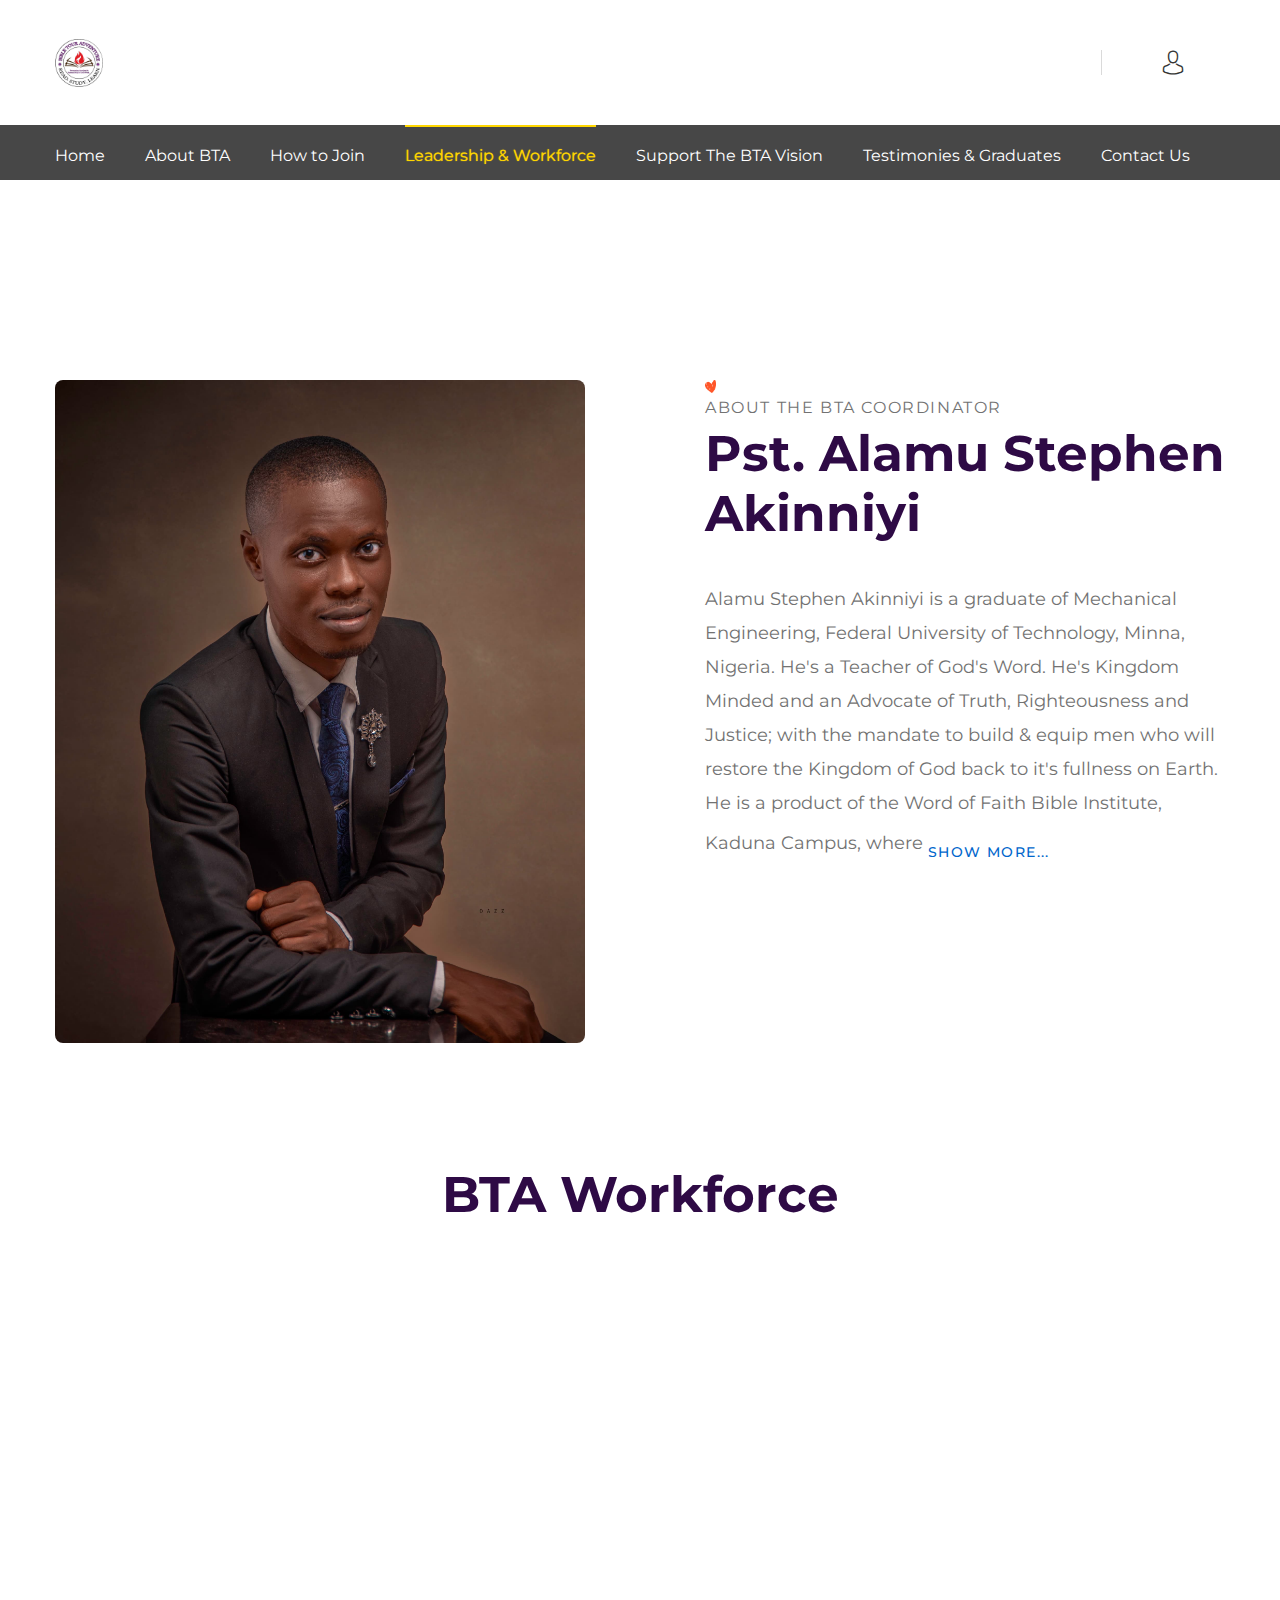
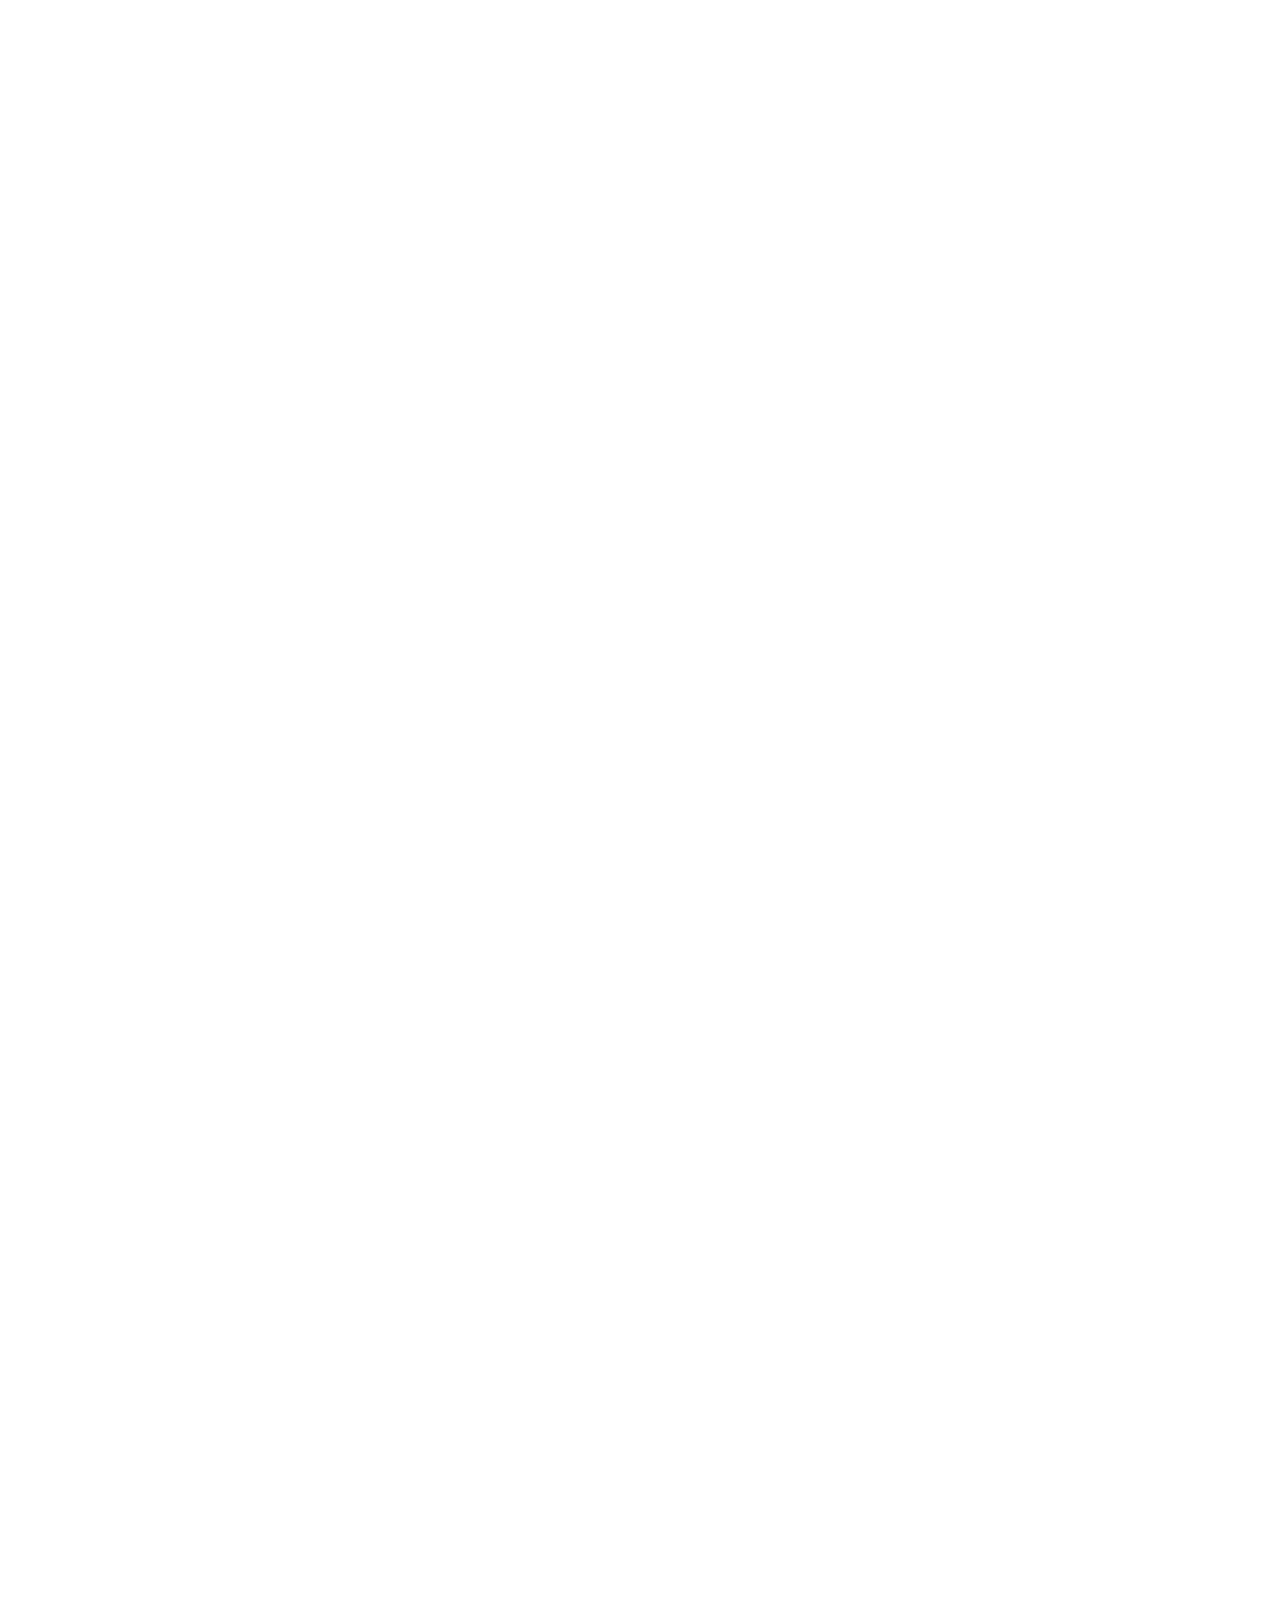
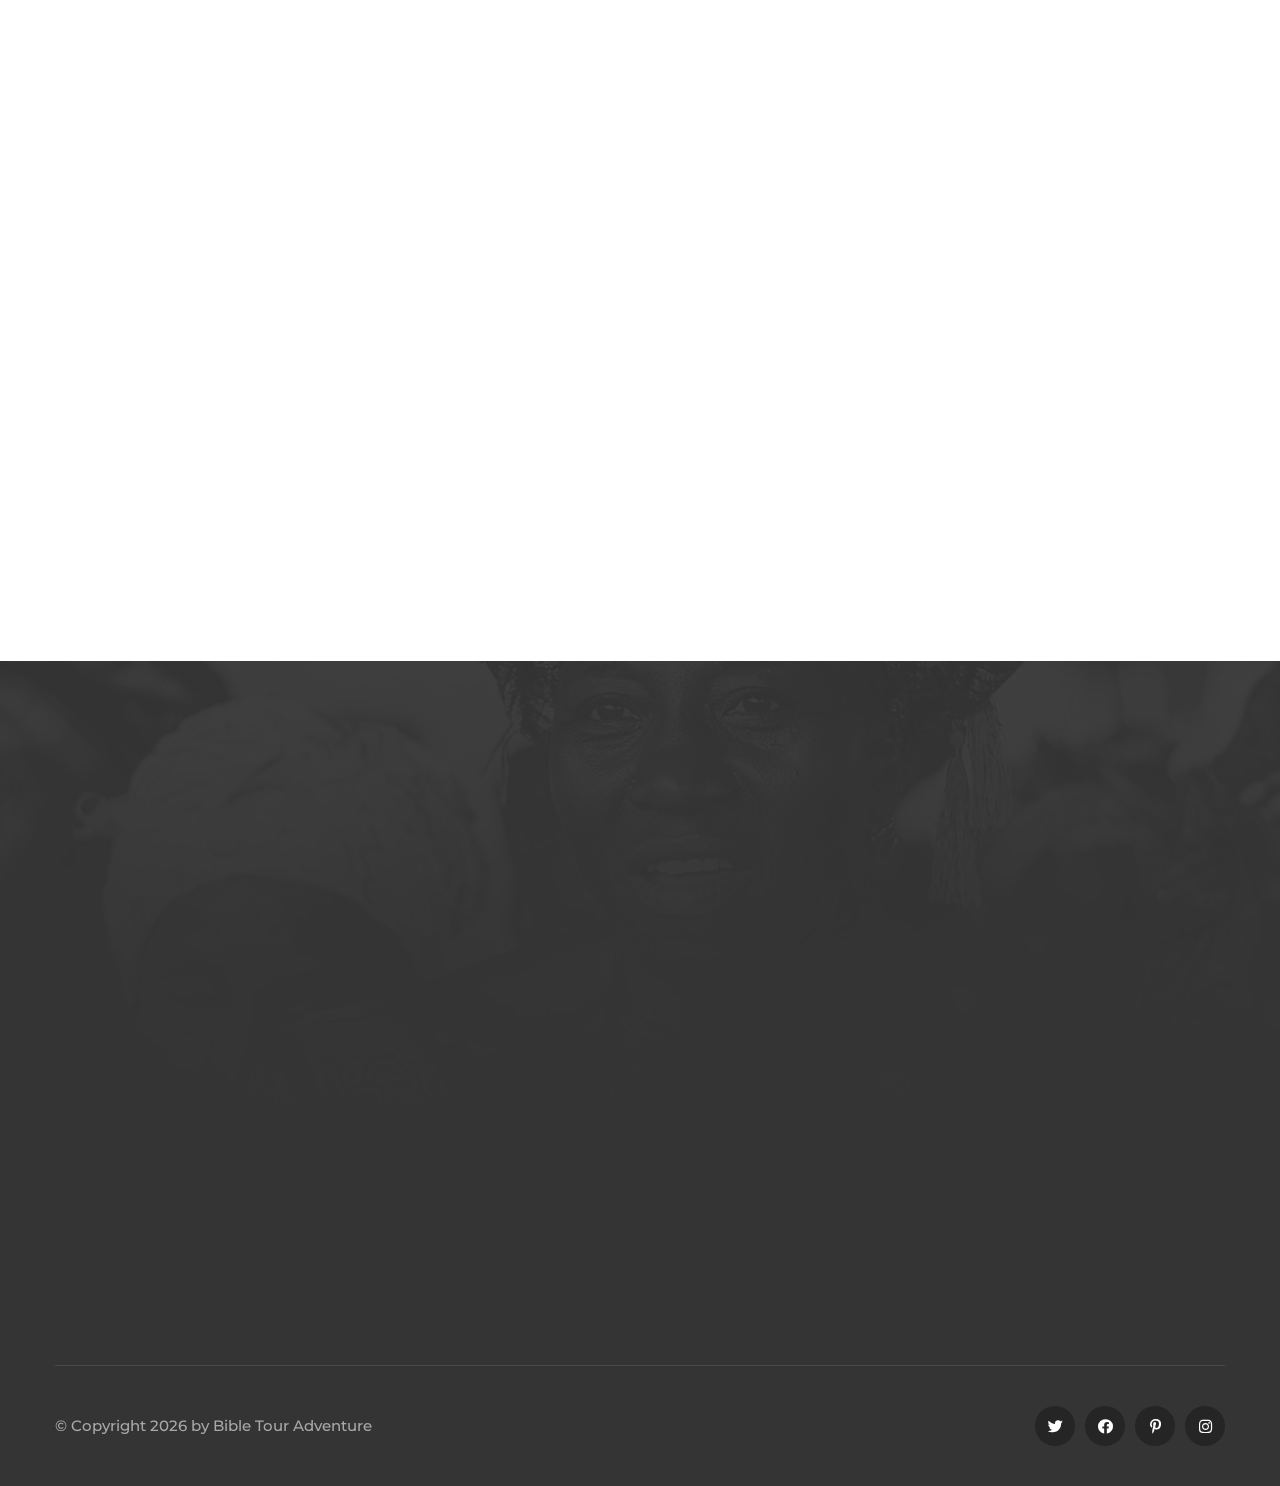
<file: leadership.html>
<!DOCTYPE html>
<html lang="en">

<head>
    <meta charset="UTF-8" />
    <meta name="viewport" content="width=device-width, initial-scale=1.0" />
    <title>Leadership</title>
    <!-- favicons Icons -->
    <link rel="apple-touch-icon" sizes="180x180" href="assets/images/favicons/Highway or Realignment Logo.png" />
    <link rel="icon" type="image/png" sizes="32x32" href="assets/images/favicons/Highway or Realignment Logo.png" />
    <link rel="icon" type="image/png" sizes="16x16" href="assets/images/favicons/Highway or Realignment Logo.png" />
    <link rel="manifest" href="assets/images/favicons/site.webmanifest" />
    <meta name="description" content="BTA Website" />

    <!-- fonts -->
    <link rel="preconnect" href="https://fonts.googleapis.com">

    <link rel="preconnect" href="https://fonts.gstatic.com" crossorigin>

    <link href="https://fonts.googleapis.com/css2?family=Fredoka+One&display=swap" rel="stylesheet">

    <link
        href="https://fonts.googleapis.com/css2?family=DM+Sans:ital,wght@0,400;0,500;0,700;1,400;1,500;1,700&family=Fredoka+One&display=swap"
        rel="stylesheet">

    <link rel="stylesheet" href="assets/vendors/bootstrap/css/bootstrap.min.css" />
    <link rel="stylesheet" href="assets/vendors/animate/animate.min.css" />
    <link rel="stylesheet" href="assets/vendors/animate/custom-animate.css" />
    <link rel="stylesheet" href="assets/vendors/fontawesome/css/all.min.css" />
    <link rel="stylesheet" href="assets/vendors/jarallax/jarallax.css" />
    <link rel="stylesheet" href="assets/vendors/jquery-magnific-popup/jquery.magnific-popup.css" />
    <link rel="stylesheet" href="assets/vendors/nouislider/nouislider.min.css" />
    <link rel="stylesheet" href="assets/vendors/nouislider/nouislider.pips.css" />
    <link rel="stylesheet" href="assets/vendors/odometer/odometer.min.css" />
    <link rel="stylesheet" href="assets/vendors/swiper/swiper.min.css" />
    <link rel="stylesheet" href="assets/vendors/pifoxen-icons/style.css">
    <link rel="stylesheet" href="assets/vendors/tiny-slider/tiny-slider.min.css" />
    <link rel="stylesheet" href="assets/vendors/reey-font/stylesheet.css" />
    <link rel="stylesheet" href="assets/vendors/owl-carousel/owl.carousel.min.css" />
    <link rel="stylesheet" href="assets/vendors/owl-carousel/owl.theme.default.min.css" />
    <link rel="stylesheet" href="assets/vendors/bxslider/jquery.bxslider.css" />
    <link rel="stylesheet" href="assets/vendors/bootstrap-select/css/bootstrap-select.min.css" />
    <link rel="stylesheet" href="assets/vendors/vegas/vegas.min.css" />
    <link rel="stylesheet" href="assets/vendors/jquery-ui/jquery-ui.css" />
    <link rel="stylesheet" href="assets/vendors/timepicker/timePicker.css" />

    <!-- template styles -->
    <link rel="stylesheet" href="assets/css/pifoxen.css" />
    <link rel="stylesheet" href="assets/css/pifoxen-responsive.css" />
</head>

<body>
    <div class="preloader">
        <img class="preloader__image" width="60" src="assets/images/loader.png" alt="" />
    </div>
    <!-- /.preloader -->
    <div class="page-wrapper">
        <header class="main-header-two clearfix">
            <div class="main-header-two__top" id="header">
                <!-- coming form JS -->
            </div>
            <nav class="main-menu main-menu-two clearfix">
                <div class="main-menu-two-wrapper clearfix">
                    <div class="container clearfix">
                        <div class="main-menu-two-wrapper-inner clearfix" id="nav">
                           <!-- contents here comes from JS -->
                        </div>
                    </div>
                </div>
            </nav>
        </header>

        <div class="stricky-header stricked-menu main-menu main-menu-two">
            <div class="sticky-header__content"></div><!-- /.sticky-header__content -->
        </div><!-- /.stricky-header -->

        <section style="background-color: #333; width: 100%; height: 180px;">
        </section>

        <section class="about-page" style="margin-top: 5rem;">
            <div class="container">
                <div class="row">
                    <div class="col-xl-6">
                        <div class="about-page__left wow slideInLeft animated" data-wow-delay="100ms" data-wow-duration="2500ms" style="visibility: visible; animation-duration: 2500ms; animation-delay: 100ms; animation-name: slideInLeft;">
                            <div class="about-page__img">
                                <img src="assets/images/leadership/PHOTO-2026-01-29-10-29-45.jpg" alt="">
                            </div>
                        </div>
                    </div>
                    <div class="col-xl-6">
                        <div class="about-page__right">
                            <div class="section-title text-left">
                                <span class="section-title__tagline">About the BTA Coordinator</span>
                                <h2 class="section-title__title">Pst. Alamu Stephen Akinniyi</h2>
                            </div>
                            <div class="about-page__text" id="bioText">
                                Alamu Stephen Akinniyi is a graduate of Mechanical Engineering, Federal University of Technology, Minna, Nigeria. He's a Teacher of God's Word. He's Kingdom Minded and an Advocate of Truth, Righteousness and Justice; with the mandate to build & equip men who will restore the Kingdom of God back to it's fullness on Earth.
                                He is a product of the Word of Faith Bible Institute, Kaduna Campus, where he obtained his Basic Certificate Course (BCC), Leadership Certificate Course (LCC), and Leadership Diploma Course (LDC). He is a Graduate of the Kenneth Hagin's Rhema Bible Training Centre, Kaduna Campus, where he obtained another Diploma in Spiritual Leadership and Ministerial Training. He is also a Graduate of the Koinonia School of Ministry (KSOM), Zaria Campus. And he's serving currently as a Pastoral Assistant in Living Faith Church, Samaru, Zaria, Kaduna State, Nigeria.
                                He is the CEO of The Lord's Empowered Business Services which offers Graphics Designing; General Printing; Pre and Post Incorporations with the Corporate Affairs Commission of Nigeria as a trained Agent. He is a Leader, an Administrator, and a Disciplinarian. And he is happily married to his wife, Mrs. Stella Stephen Alamu.
                            </div>
                            <span id="bioTruncated"></span>
                            <button id="toggleBtn" class="thm-btn" style="margin-top: 15px; padding: 0; border: none; background: none; color: #0066cc; cursor: pointer; text-decoration: none; font-weight: 500;"></button>
                        </div>
                    </div>
                </div>
            </div>
        </section>



        <section class="volunteers-one" style="margin-top: -8rem;">
            <div class="container">
                <div class="section-title text-center">
                    <h2 class="section-title__title">BTA Workforce</h2>
                </div>
                <div class="row">
                    <div class="col-xl-4 col-lg-4 wow fadeInUp animated" data-wow-delay="100ms" style="visibility: visible; animation-delay: 100ms; animation-name: fadeInUp;">
                        <!--Volunteers One Single-->
                        <div class="volunteers-one__single">
                            <div class="volunteers-one__img">
                                <img src="assets/images/leadership/PHOTO-2026-01-29-09-34-38.jpg" alt="">
                                <div class="volunteers-one__social">
                                    <!-- <a href="about.html#"><i class="fab fa-twitter"></i></a>
                                    <a href="about.html#"><i class="fab fa-facebook"></i></a>
                                    <a href="about.html#"><i class="fab fa-pinterest-p"></i></a>
                                    <a href="about.html#"><i class="fab fa-instagram"></i></a> -->
                                </div>
                            </div>
                            <div class="volunteers-one__content">
                                <h4 class="volunteers-one__name">Sarah Albert</h4>
                                <p class="volunteers-one__title">Volunteers</p>
                            </div>
                        </div>
                    </div>
                    <div class="col-xl-4 col-lg-4 wow fadeInUp animated" data-wow-delay="200ms" style="visibility: visible; animation-delay: 200ms; animation-name: fadeInUp;">
                        <!--Volunteers One Single-->
                        <div class="volunteers-one__single">
                            <div class="volunteers-one__img">
                                <img src="assets/images/leadership/PHOTO-2026-01-29-09-34-53.jpg" alt="">
                                <div class="volunteers-one__social">
                                    <!-- <a href="about.html#"><i class="fab fa-twitter"></i></a>
                                    <a href="about.html#"><i class="fab fa-facebook"></i></a>
                                    <a href="about.html#"><i class="fab fa-pinterest-p"></i></a>
                                    <a href="about.html#"><i class="fab fa-instagram"></i></a> -->
                                </div>
                            </div>
                            <div class="volunteers-one__content">
                                <h4 class="volunteers-one__name">Mrs. Awofolaju Racheal Oghenekewe</h4>
                                <p class="volunteers-one__title">Head of Division</p>
                            </div>
                        </div>
                    </div>
                    <div class="col-xl-4 col-lg-4 wow fadeInUp animated" data-wow-delay="300ms" style="visibility: visible; animation-delay: 300ms; animation-name: fadeInUp;">
                        <!--Volunteers One Single-->
                        <div class="volunteers-one__single">
                            <div class="volunteers-one__img">
                                <img src="assets/images/leadership/PHOTO-2026-01-29-09-37-05.jpg" alt="">
                                <div class="volunteers-one__social">
                                    <!-- <a href="about.html#"><i class="fab fa-twitter"></i></a>
                                    <a href="about.html#"><i class="fab fa-facebook"></i></a>
                                    <a href="about.html#"><i class="fab fa-pinterest-p"></i></a>
                                    <a href="about.html#"><i class="fab fa-instagram"></i></a> -->
                                </div>
                            </div>
                            <div class="volunteers-one__content">
                                <h4 class="volunteers-one__name">Jeesica Brown</h4>
                                <p class="volunteers-one__title">Volunteers</p>
                            </div>
                        </div>
                    </div>
                    <div class="col-xl-4 col-lg-4 wow fadeInUp animated" data-wow-delay="300ms" style="visibility: visible; animation-delay: 300ms; animation-name: fadeInUp;">
                        <!--Volunteers One Single-->
                        <div class="volunteers-one__single">
                            <div class="volunteers-one__img">
                                <img src="assets/images/leadership/PHOTO-2026-01-29-10-29-03.jpg" alt="">
                                <div class="volunteers-one__social">
                                    <!-- <a href="about.html#"><i class="fab fa-twitter"></i></a>
                                    <a href="about.html#"><i class="fab fa-facebook"></i></a>
                                    <a href="about.html#"><i class="fab fa-pinterest-p"></i></a>
                                    <a href="about.html#"><i class="fab fa-instagram"></i></a> -->
                                </div>
                            </div>
                            <div class="volunteers-one__content">
                                <h4 class="volunteers-one__name">Mrs. Stella Alamu</h4>
                                <p class="volunteers-one__title">Assistant Head of Mission/Followup Team</p>
                            </div>
                        </div>
                    </div>
                    <div class="col-xl-4 col-lg-4 wow fadeInUp animated" data-wow-delay="300ms" style="visibility: visible; animation-delay: 300ms; animation-name: fadeInUp;">
                        <!--Volunteers One Single-->
                        <div class="volunteers-one__single">
                            <div class="volunteers-one__img">
                                <img src="assets/images/leadership/PHOTO-2026-01-29-10-30-27.jpg" alt="">
                                <div class="volunteers-one__social">
                                    <!-- <a href="about.html#"><i class="fab fa-twitter"></i></a>
                                    <a href="about.html#"><i class="fab fa-facebook"></i></a>
                                    <a href="about.html#"><i class="fab fa-pinterest-p"></i></a>
                                    <a href="about.html#"><i class="fab fa-instagram"></i></a> -->
                                </div>
                            </div>
                            <div class="volunteers-one__content">
                                <h4 class="volunteers-one__name">Esther Afolabi</h4>
                                <p class="volunteers-one__title">Head od Division</p>
                            </div>
                        </div>
                    </div>
                    <div class="col-xl-4 col-lg-4 wow fadeInUp animated" data-wow-delay="300ms" style="visibility: visible; animation-delay: 300ms; animation-name: fadeInUp;">
                        <!--Volunteers One Single-->
                        <div class="volunteers-one__single">
                            <div class="volunteers-one__img">
                                <img src="assets/images/leadership/PHOTO-2026-01-29-10-44-59.jpg" alt="">
                                <div class="volunteers-one__social">
                                    <!-- <a href="about.html#"><i class="fab fa-twitter"></i></a>
                                    <a href="about.html#"><i class="fab fa-facebook"></i></a>
                                    <a href="about.html#"><i class="fab fa-pinterest-p"></i></a>
                                    <a href="about.html#"><i class="fab fa-instagram"></i></a> -->
                                </div>
                            </div>
                            <div class="volunteers-one__content">
                                <h4 class="volunteers-one__name">Ezekiel Ibrahim</h4>
                                <p class="volunteers-one__title">Head of Division</p>
                            </div>
                        </div>
                    </div>
                    <div class="col-xl-4 col-lg-4 wow fadeInUp animated" data-wow-delay="300ms" style="visibility: visible; animation-delay: 300ms; animation-name: fadeInUp;">
                        <!--Volunteers One Single-->
                        <div class="volunteers-one__single">
                            <div class="volunteers-one__img">
                                <img src="assets/images/leadership/tinywow_IMG-20251003-WA0015_84820479.png" alt="">
                                <div class="volunteers-one__social">
                                    <!-- <a href="about.html#"><i class="fab fa-twitter"></i></a>
                                    <a href="about.html#"><i class="fab fa-facebook"></i></a>
                                    <a href="about.html#"><i class="fab fa-pinterest-p"></i></a>
                                    <a href="about.html#"><i class="fab fa-instagram"></i></a> -->
                                </div>
                            </div>
                            <div class="volunteers-one__content">
                                <h4 class="volunteers-one__name">Williams Toyin Josephine</h4>
                                <p class="volunteers-one__title">Head of Prayer Team</p>
                            </div>
                        </div>
                    </div>
                    <div class="col-xl-4 col-lg-4 wow fadeInUp animated" data-wow-delay="300ms" style="visibility: visible; animation-delay: 300ms; animation-name: fadeInUp;">
                        <!--Volunteers One Single-->
                        <div class="volunteers-one__single">
                            <div class="volunteers-one__img">
                                <!-- <img src="assets/images/leadership/PHOTO-2026-01-29-10-44-59.jpg" alt=""> -->
                                <div class="volunteers-one__social">
                                    <!-- <a href="about.html#"><i class="fab fa-twitter"></i></a>
                                    <a href="about.html#"><i class="fab fa-facebook"></i></a>
                                    <a href="about.html#"><i class="fab fa-pinterest-p"></i></a>
                                    <a href="about.html#"><i class="fab fa-instagram"></i></a> -->
                                </div>
                            </div>
                            <div class="volunteers-one__content">
                                <h4 class="volunteers-one__name">Afolayan Victor Abimbola</h4>
                                <p class="volunteers-one__title">Financial Secretary</p>
                            </div>
                        </div>
                    </div>
                    <div class="col-xl-4 col-lg-4 wow fadeInUp animated" data-wow-delay="300ms" style="visibility: visible; animation-delay: 300ms; animation-name: fadeInUp;">
                        <!--Volunteers One Single-->
                        <div class="volunteers-one__single">
                            <div class="volunteers-one__img">
                                <!-- <img src="assets/images/leadership/PHOTO-2026-01-29-10-44-59.jpg" alt=""> -->
                                <div class="volunteers-one__social">
                                    <!-- <a href="about.html#"><i class="fab fa-twitter"></i></a>
                                    <a href="about.html#"><i class="fab fa-facebook"></i></a>
                                    <a href="about.html#"><i class="fab fa-pinterest-p"></i></a>
                                    <a href="about.html#"><i class="fab fa-instagram"></i></a> -->
                                </div>
                            </div>
                            <div class="volunteers-one__content">
                                <h4 class="volunteers-one__name">Ossuetta Faith Oluwafeyisayo</h4>
                                <p class="volunteers-one__title">Expositor/Examiner</p>
                            </div>
                        </div>
                    </div>
                    <div class="col-xl-4 col-lg-4 wow fadeInUp animated" data-wow-delay="300ms" style="visibility: visible; animation-delay: 300ms; animation-name: fadeInUp;">
                        <!--Volunteers One Single-->
                        <div class="volunteers-one__single">
                            <div class="volunteers-one__img">
                                <!-- <img src="assets/images/leadership/PHOTO-2026-01-29-10-44-59.jpg" alt=""> -->
                                <div class="volunteers-one__social">
                                    <!-- <a href="about.html#"><i class="fab fa-twitter"></i></a>
                                    <a href="about.html#"><i class="fab fa-facebook"></i></a>
                                    <a href="about.html#"><i class="fab fa-pinterest-p"></i></a>
                                    <a href="about.html#"><i class="fab fa-instagram"></i></a> -->
                                </div>
                            </div>
                            <div class="volunteers-one__content">
                                <h4 class="volunteers-one__name">Oladapo Janet</h4>
                                <p class="volunteers-one__title">Assistant Expositor</p>
                            </div>
                        </div>
                    </div>
                    
                    <div class="col-xl-4 col-lg-4 wow fadeInUp animated" data-wow-delay="300ms" style="visibility: visible; animation-delay: 300ms; animation-name: fadeInUp;">
                        <!--Volunteers One Single-->
                        <div class="volunteers-one__single">
                            <div class="volunteers-one__img">
                                <!-- <img src="assets/images/leadership/PHOTO-2026-01-29-10-44-59.jpg" alt=""> -->
                                <div class="volunteers-one__social">
                                    <!-- <a href="about.html#"><i class="fab fa-twitter"></i></a>
                                    <a href="about.html#"><i class="fab fa-facebook"></i></a>
                                    <a href="about.html#"><i class="fab fa-pinterest-p"></i></a>
                                    <a href="about.html#"><i class="fab fa-instagram"></i></a> -->
                                </div>
                            </div>
                            <div class="volunteers-one__content">
                                <h4 class="volunteers-one__name">Aderibigbe Adetoun</h4>
                                <p class="volunteers-one__title">Assistant Head of Prayer Team</p>
                            </div>
                        </div>
                    </div>
                    <div class="col-xl-4 col-lg-4 wow fadeInUp animated" data-wow-delay="300ms" style="visibility: visible; animation-delay: 300ms; animation-name: fadeInUp;">
                        <!--Volunteers One Single-->
                        <div class="volunteers-one__single">
                            <div class="volunteers-one__img">
                                <!-- <img src="assets/images/leadership/PHOTO-2026-01-29-10-44-59.jpg" alt=""> -->
                                <div class="volunteers-one__social">
                                    <!-- <a href="about.html#"><i class="fab fa-twitter"></i></a>
                                    <a href="about.html#"><i class="fab fa-facebook"></i></a>
                                    <a href="about.html#"><i class="fab fa-pinterest-p"></i></a>
                                    <a href="about.html#"><i class="fab fa-instagram"></i></a> -->
                                </div>
                            </div>
                            <div class="volunteers-one__content">
                                <h4 class="volunteers-one__name">Oyelakin Moses Taiwo</h4>
                                <p class="volunteers-one__title">Head of Publicity/Media Team</p>
                            </div>
                        </div>
                    </div>
                    <div class="col-xl-4 col-lg-4 wow fadeInUp animated" data-wow-delay="300ms" style="visibility: visible; animation-delay: 300ms; animation-name: fadeInUp;">
                        <!--Volunteers One Single-->
                        <div class="volunteers-one__single">
                            <div class="volunteers-one__img">
                                <!-- <img src="assets/images/leadership/PHOTO-2026-01-29-10-44-59.jpg" alt=""> -->
                                <div class="volunteers-one__social">
                                    <!-- <a href="about.html#"><i class="fab fa-twitter"></i></a>
                                    <a href="about.html#"><i class="fab fa-facebook"></i></a>
                                    <a href="about.html#"><i class="fab fa-pinterest-p"></i></a>
                                    <a href="about.html#"><i class="fab fa-instagram"></i></a> -->
                                </div>
                            </div>
                            <div class="volunteers-one__content">
                                <h4 class="volunteers-one__name">Ojo Oluwafemi Johnson</h4>
                                <p class="volunteers-one__title">Assistant Head of Publicity/Media Team</p>
                            </div>
                        </div>
                    </div>
                    <div class="col-xl-4 col-lg-4 wow fadeInUp animated" data-wow-delay="300ms" style="visibility: visible; animation-delay: 300ms; animation-name: fadeInUp;">
                        <!--Volunteers One Single-->
                        <div class="volunteers-one__single">
                            <div class="volunteers-one__img">
                                <!-- <img src="assets/images/leadership/PHOTO-2026-01-29-10-44-59.jpg" alt=""> -->
                                <div class="volunteers-one__social">
                                    <!-- <a href="about.html#"><i class="fab fa-twitter"></i></a>
                                    <a href="about.html#"><i class="fab fa-facebook"></i></a>
                                    <a href="about.html#"><i class="fab fa-pinterest-p"></i></a>
                                    <a href="about.html#"><i class="fab fa-instagram"></i></a> -->
                                </div>
                            </div>
                            <div class="volunteers-one__content">
                                <h4 class="volunteers-one__name">Madaki Gideon Bitrus</h4>
                                <p class="volunteers-one__title">Head of Mission/Followup Team</p>
                            </div>
                        </div>
                    </div>
                    <div class="col-xl-4 col-lg-4 wow fadeInUp animated" data-wow-delay="300ms" style="visibility: visible; animation-delay: 300ms; animation-name: fadeInUp;">
                        <!--Volunteers One Single-->
                        <div class="volunteers-one__single">
                            <div class="volunteers-one__img">
                                <!-- <img src="assets/images/leadership/PHOTO-2026-01-29-10-44-59.jpg" alt=""> -->
                                <div class="volunteers-one__social">
                                    <!-- <a href="about.html#"><i class="fab fa-twitter"></i></a>
                                    <a href="about.html#"><i class="fab fa-facebook"></i></a>
                                    <a href="about.html#"><i class="fab fa-pinterest-p"></i></a>
                                    <a href="about.html#"><i class="fab fa-instagram"></i></a> -->
                                </div>
                            </div>
                            <div class="volunteers-one__content">
                                <h4 class="volunteers-one__name">Adeyini Samuel</h4>
                                <p class="volunteers-one__title">Representative BTA Graduate Forum</p>
                            </div>
                        </div>
                    </div>
                    <div class="col-xl-4 col-lg-4 wow fadeInUp animated" data-wow-delay="300ms" style="visibility: visible; animation-delay: 300ms; animation-name: fadeInUp;">
                        <!--Volunteers One Single-->
                        <div class="volunteers-one__single">
                            <div class="volunteers-one__img">
                                <!-- <img src="assets/images/leadership/PHOTO-2026-01-29-10-44-59.jpg" alt=""> -->
                                <div class="volunteers-one__social">
                                    <!-- <a href="about.html#"><i class="fab fa-twitter"></i></a>
                                    <a href="about.html#"><i class="fab fa-facebook"></i></a>
                                    <a href="about.html#"><i class="fab fa-pinterest-p"></i></a>
                                    <a href="about.html#"><i class="fab fa-instagram"></i></a> -->
                                </div>
                            </div>
                            <div class="volunteers-one__content">
                                <h4 class="volunteers-one__name">Olubajo Rachel Oladoyin</h4>
                                <p class="volunteers-one__title">Assistant Representative BTA Graduate Forum</p>
                            </div>
                        </div>
                    </div>
                </div>
            </div>
        </section>


        <!--Site Footer Start-->
        <footer class="site-footer" id="contact">
            <!-- coming from JS -->
        </footer>
        <!--Site Footer End-->

    </div><!-- /.page-wrapper -->


    <div class="mobile-nav__wrapper">
        <div class="mobile-nav__overlay mobile-nav__toggler"></div>
        <!-- /.mobile-nav__overlay -->
        <div class="mobile-nav__content" id="mobile-view-nav">
            <!-- contents here comes form JS -->
        </div>
        <!-- /.mobile-nav__content -->
    </div>
    <!-- /.mobile-nav__wrapper -->



    <a href="index2-one-page.html#" data-target="html" class="scroll-to-target scroll-to-top"><i
            class="fa fa-angle-up"></i></a>


    <script src="assets/vendors/jquery/jquery-3.6.1.min.js"></script>
    <script src="assets/vendors/bootstrap/js/bootstrap.bundle.min.js"></script>
    <script src="assets/vendors/jarallax/jarallax.min.js"></script>
    <script src="assets/vendors/jquery-ajaxchimp/jquery.ajaxchimp.min.js"></script>
    <script src="assets/vendors/jquery-appear/jquery.appear.min.js"></script>
    <script src="assets/vendors/jquery-circle-progress/jquery.circle-progress.min.js"></script>
    <script src="assets/vendors/jquery-magnific-popup/jquery.magnific-popup.min.js"></script>
    <script src="assets/vendors/jquery-validate/jquery.validate.min.js"></script>
    <script src="assets/vendors/nouislider/nouislider.min.js"></script>
    <script src="assets/vendors/odometer/odometer.min.js"></script>
    <script src="assets/vendors/swiper/swiper.min.js"></script>
    <script src="assets/vendors/tiny-slider/tiny-slider.min.js"></script>
    <script src="assets/vendors/wnumb/wNumb.min.js"></script>
    <script src="assets/vendors/wow/wow.js"></script>
    <script src="assets/vendors/isotope/isotope.js"></script>
    <script src="assets/vendors/countdown/countdown.min.js"></script>
    <script src="assets/vendors/owl-carousel/owl.carousel.min.js"></script>
    <script src="assets/vendors/bxslider/jquery.bxslider.min.js"></script>
    <script src="assets/vendors/bootstrap-select/js/bootstrap-select.min.js"></script>
    <script src="assets/vendors/vegas/vegas.min.js"></script>
    <script src="assets/vendors/jquery-ui/jquery-ui.js"></script>
    <script src="assets/vendors/timepicker/timePicker.js"></script>


    <!-- my JS -->
    <script src="assets/js/my-js/header.js"></script>
    <script src="assets/js/my-js/nav.js"></script>
    <script src="assets/js/my-js/footer.js"></script>
    
    <!-- template js -->
    <script src="assets/js/pifoxen.js"></script>
    <script>
        // Show More / Show Less functionality with character limit
        document.addEventListener('DOMContentLoaded', function() {
            const bioText = document.getElementById('bioText');
            const bioTruncated = document.getElementById('bioTruncated');
            const toggleBtn = document.getElementById('toggleBtn');
            const charLimit = 400; // Number of characters to display initially
            let isExpanded = false;
            let fullText = bioText.innerText.trim();

            if (bioText && fullText.length > charLimit) {
                // Hide the original text
                bioText.style.display = 'none';
                
                // Create truncated version
                let truncatedText = fullText.substring(0, charLimit).trim();
                // Remove partial words at the end
                truncatedText = truncatedText.substring(0, Math.min(truncatedText.length, truncatedText.lastIndexOf(' ')));
                
                // Display truncated text
                bioTruncated.innerText = truncatedText;
                toggleBtn.innerText = 'show more...';

                toggleBtn.addEventListener('click', function(e) {
                    e.preventDefault();
                    isExpanded = !isExpanded;
                    
                    if (isExpanded) {
                        bioTruncated.innerText = fullText;
                        toggleBtn.innerText = 'show less';
                    } else {
                        bioTruncated.innerText = truncatedText;
                        toggleBtn.innerText = 'show more...';
                        // Scroll to the bioText element
                        bioText.scrollIntoView({ behavior: 'smooth', block: 'start' });
                    }
                });
            } else {
                // If text is shorter than limit, hide the button
                bioText.style.display = 'block';
                bioTruncated.style.display = 'none';
                toggleBtn.style.display = 'none';
            }
        });
    </script>
</body>

</html>
</file>
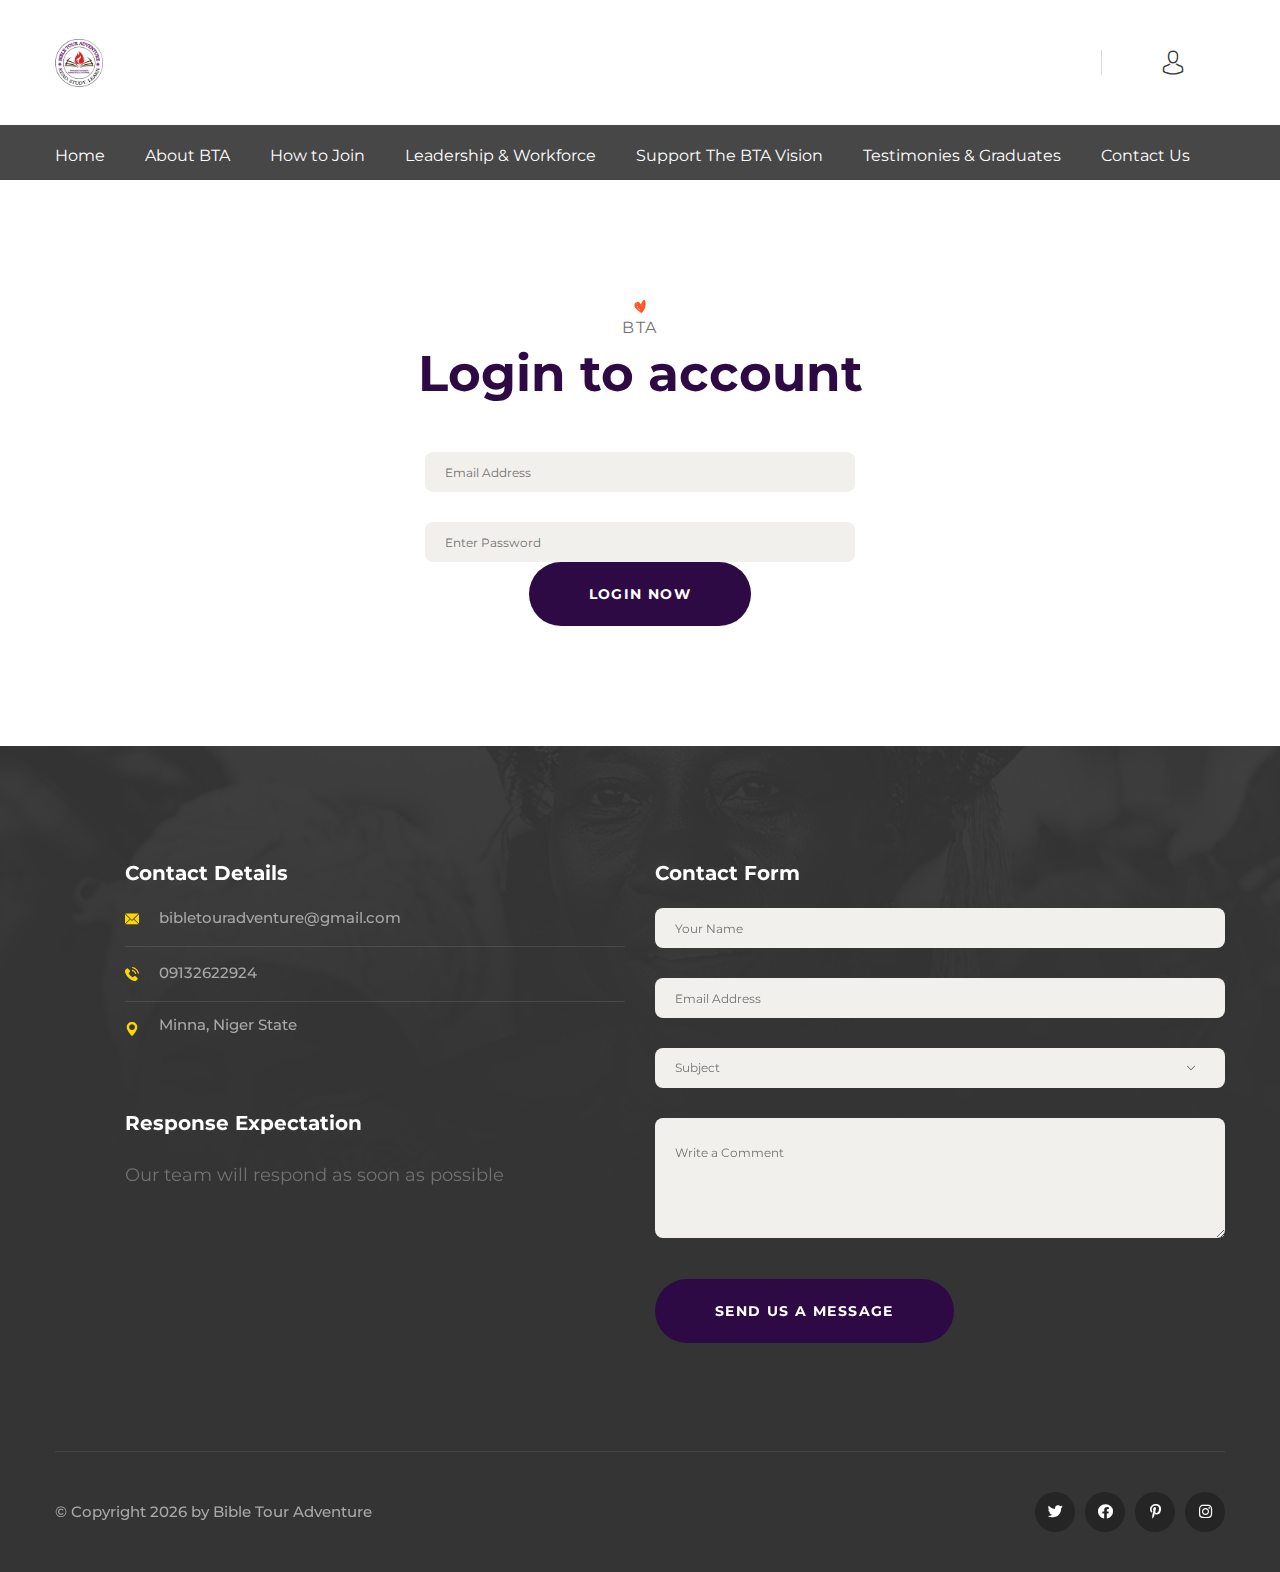
<file: login.html>
<!DOCTYPE html>
<html lang="en">

<head>
    <meta charset="UTF-8" />
    <meta name="viewport" content="width=device-width, initial-scale=1.0" />
    <title>Login</title>
    <!-- favicons Icons -->
    <link rel="apple-touch-icon" sizes="180x180" href="assets/images/favicons/Highway or Realignment Logo.png" />
    <link rel="icon" type="image/png" sizes="32x32" href="assets/images/favicons/Highway or Realignment Logo.png" />
    <link rel="icon" type="image/png" sizes="16x16" href="assets/images/favicons/Highway or Realignment Logo.png" />
    <link rel="manifest" href="assets/images/favicons/site.webmanifest" />
    <meta name="description" content="BTA Website" />

    <!-- fonts -->
    <link rel="preconnect" href="https://fonts.googleapis.com">

    <link rel="preconnect" href="https://fonts.gstatic.com" crossorigin>

    <link href="https://fonts.googleapis.com/css2?family=Fredoka+One&display=swap" rel="stylesheet">

    <link
        href="https://fonts.googleapis.com/css2?family=DM+Sans:ital,wght@0,400;0,500;0,700;1,400;1,500;1,700&family=Fredoka+One&display=swap"
        rel="stylesheet">

    <link rel="stylesheet" href="assets/vendors/bootstrap/css/bootstrap.min.css" />
    <link rel="stylesheet" href="assets/vendors/animate/animate.min.css" />
    <link rel="stylesheet" href="assets/vendors/animate/custom-animate.css" />
    <link rel="stylesheet" href="assets/vendors/fontawesome/css/all.min.css" />
    <link rel="stylesheet" href="assets/vendors/jarallax/jarallax.css" />
    <link rel="stylesheet" href="assets/vendors/jquery-magnific-popup/jquery.magnific-popup.css" />
    <link rel="stylesheet" href="assets/vendors/nouislider/nouislider.min.css" />
    <link rel="stylesheet" href="assets/vendors/nouislider/nouislider.pips.css" />
    <link rel="stylesheet" href="assets/vendors/odometer/odometer.min.css" />
    <link rel="stylesheet" href="assets/vendors/swiper/swiper.min.css" />
    <link rel="stylesheet" href="assets/vendors/pifoxen-icons/style.css">
    <link rel="stylesheet" href="assets/vendors/tiny-slider/tiny-slider.min.css" />
    <link rel="stylesheet" href="assets/vendors/reey-font/stylesheet.css" />
    <link rel="stylesheet" href="assets/vendors/owl-carousel/owl.carousel.min.css" />
    <link rel="stylesheet" href="assets/vendors/owl-carousel/owl.theme.default.min.css" />
    <link rel="stylesheet" href="assets/vendors/bxslider/jquery.bxslider.css" />
    <link rel="stylesheet" href="assets/vendors/bootstrap-select/css/bootstrap-select.min.css" />
    <link rel="stylesheet" href="assets/vendors/vegas/vegas.min.css" />
    <link rel="stylesheet" href="assets/vendors/jquery-ui/jquery-ui.css" />
    <link rel="stylesheet" href="assets/vendors/timepicker/timePicker.css" />

    <!-- template styles -->
    <link rel="stylesheet" href="assets/css/pifoxen.css" />
    <link rel="stylesheet" href="assets/css/pifoxen-responsive.css" />
</head>

<body>
    <div class="preloader">
        <img class="preloader__image" width="60" src="assets/images/loader.png" alt="" />
    </div>
    <!-- /.preloader -->
    <div class="page-wrapper">
        <header class="main-header-two clearfix">
            <div class="main-header-two__top" id="header">
                <!-- coming form JS -->
            </div>
            <nav class="main-menu main-menu-two clearfix">
                <div class="main-menu-two-wrapper clearfix">
                    <div class="container clearfix">
                        <div class="main-menu-two-wrapper-inner clearfix" id="nav">
                           <!-- contents here comes from JS -->
                        </div>
                    </div>
                </div>
            </nav>
        </header>

        <div class="stricky-header stricked-menu main-menu main-menu-two">
            <div class="sticky-header__content"></div><!-- /.sticky-header__content -->
        </div><!-- /.stricky-header -->

        <section style="background-color: #333; width: 100%; height: 180px;">
        </section>

        <section class="contact-page">
			<div class="container">
				<div class="row">
					<div class="section-title text-center">
						<span class="section-title__tagline">BTA</span>
						<h2 class="section-title__title">Login to account</h2>
					</div>
					<div class="col-xl-12">
						<form action="" class=" comment-one__form contact-form-validated comment-one__login-form" novalidate="novalidate">
							<div class="row">
								<div class="col-xl-12">
									<div class="comment-form__input-box">
										<input type="email" placeholder="Email Address" name="email">
									</div>
								</div>
								<div class="col-xl-12">
									<div class="comment-form__input-box">
										<input type="password" placeholder="Enter Password" name="password">
									</div>
								</div>
							</div>
							<div class="row">
								<div class="col-xl-12">
									<div class="comment-form__btn-box text-center">
										<button type="submit" class="thm-btn comment-form__btn">Login now</button>
									</div>
								</div>
							</div>
						</form>
					</div>
				</div>
			</div>
		</section>

        <!--Site Footer Start-->
        <footer class="site-footer" id="contact">
            <!-- coming from JS -->
        </footer>
        <!--Site Footer End-->

    </div><!-- /.page-wrapper -->


    <div class="mobile-nav__wrapper">
        <div class="mobile-nav__overlay mobile-nav__toggler"></div>
        <!-- /.mobile-nav__overlay -->
        <div class="mobile-nav__content" id="mobile-view-nav">
            <!-- contents here comes form JS -->
        </div>
        <!-- /.mobile-nav__content -->
    </div>
    <!-- /.mobile-nav__wrapper -->



    <a href="index2-one-page.html#" data-target="html" class="scroll-to-target scroll-to-top"><i
            class="fa fa-angle-up"></i></a>


    <script src="assets/vendors/jquery/jquery-3.6.1.min.js"></script>
    <script src="assets/vendors/bootstrap/js/bootstrap.bundle.min.js"></script>
    <script src="assets/vendors/jarallax/jarallax.min.js"></script>
    <script src="assets/vendors/jquery-ajaxchimp/jquery.ajaxchimp.min.js"></script>
    <script src="assets/vendors/jquery-appear/jquery.appear.min.js"></script>
    <script src="assets/vendors/jquery-circle-progress/jquery.circle-progress.min.js"></script>
    <script src="assets/vendors/jquery-magnific-popup/jquery.magnific-popup.min.js"></script>
    <script src="assets/vendors/jquery-validate/jquery.validate.min.js"></script>
    <script src="assets/vendors/nouislider/nouislider.min.js"></script>
    <script src="assets/vendors/odometer/odometer.min.js"></script>
    <script src="assets/vendors/swiper/swiper.min.js"></script>
    <script src="assets/vendors/tiny-slider/tiny-slider.min.js"></script>
    <script src="assets/vendors/wnumb/wNumb.min.js"></script>
    <script src="assets/vendors/wow/wow.js"></script>
    <script src="assets/vendors/isotope/isotope.js"></script>
    <script src="assets/vendors/countdown/countdown.min.js"></script>
    <script src="assets/vendors/owl-carousel/owl.carousel.min.js"></script>
    <script src="assets/vendors/bxslider/jquery.bxslider.min.js"></script>
    <script src="assets/vendors/bootstrap-select/js/bootstrap-select.min.js"></script>
    <script src="assets/vendors/vegas/vegas.min.js"></script>
    <script src="assets/vendors/jquery-ui/jquery-ui.js"></script>
    <script src="assets/vendors/timepicker/timePicker.js"></script>


    <!-- my JS -->
    <script src="assets/js/my-js/header.js"></script>
    <script src="assets/js/my-js/nav.js"></script>
    <script src="assets/js/my-js/footer.js"></script>
    
    <!-- template js -->
    <script src="assets/js/pifoxen.js"></script>
</body>

</html>
</file>
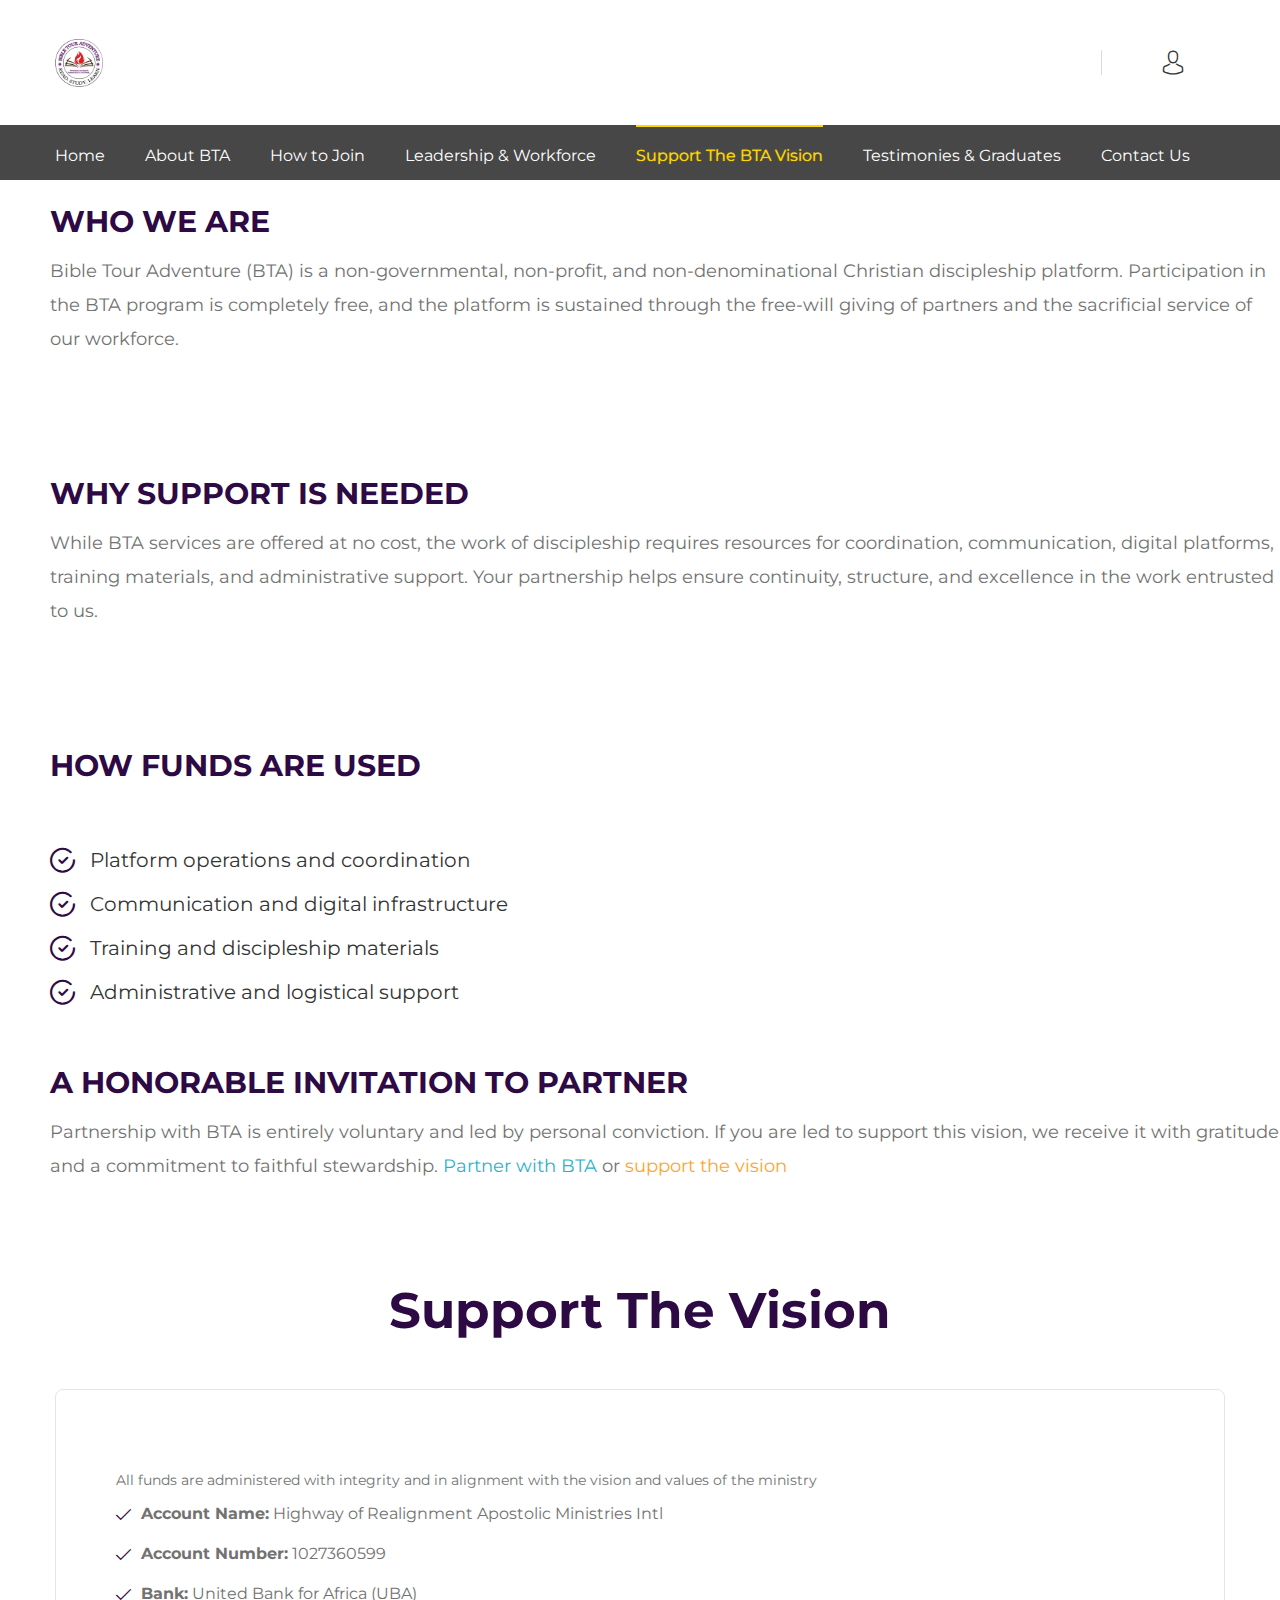
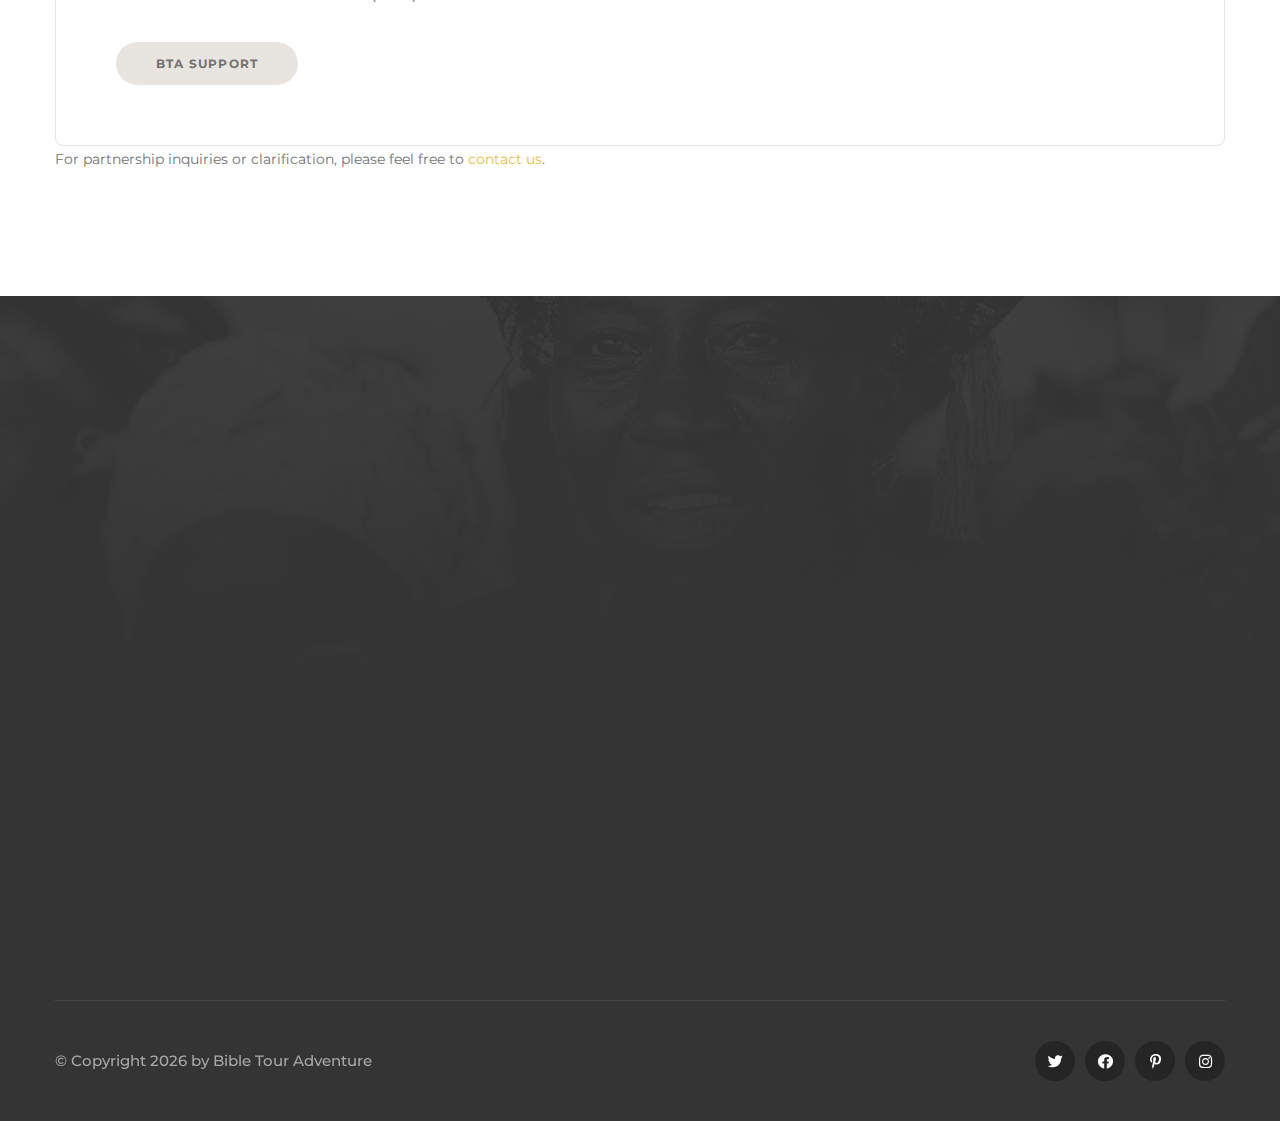
<file: support.html>
<!DOCTYPE html>
<html lang="en">

<head>
    <meta charset="UTF-8" />
    <meta name="viewport" content="width=device-width, initial-scale=1.0" />
    <title>Support</title>
    <!-- favicons Icons -->
    <link rel="apple-touch-icon" sizes="180x180" href="assets/images/favicons/Highway or Realignment Logo.png" />
    <link rel="icon" type="image/png" sizes="32x32" href="assets/images/favicons/Highway or Realignment Logo.png" />
    <link rel="icon" type="image/png" sizes="16x16" href="assets/images/favicons/Highway or Realignment Logo.png" />
    <link rel="manifest" href="assets/images/favicons/site.webmanifest" />
    <meta name="description" content="BTA Website" />

    <!-- fonts -->
    <link rel="preconnect" href="https://fonts.googleapis.com">

    <link rel="preconnect" href="https://fonts.gstatic.com" crossorigin>

    <link href="https://fonts.googleapis.com/css2?family=Fredoka+One&display=swap" rel="stylesheet">

    <link
        href="https://fonts.googleapis.com/css2?family=DM+Sans:ital,wght@0,400;0,500;0,700;1,400;1,500;1,700&family=Fredoka+One&display=swap"
        rel="stylesheet">

    <link rel="stylesheet" href="assets/vendors/bootstrap/css/bootstrap.min.css" />
    <link rel="stylesheet" href="assets/vendors/animate/animate.min.css" />
    <link rel="stylesheet" href="assets/vendors/animate/custom-animate.css" />
    <link rel="stylesheet" href="assets/vendors/fontawesome/css/all.min.css" />
    <link rel="stylesheet" href="assets/vendors/jarallax/jarallax.css" />
    <link rel="stylesheet" href="assets/vendors/jquery-magnific-popup/jquery.magnific-popup.css" />
    <link rel="stylesheet" href="assets/vendors/nouislider/nouislider.min.css" />
    <link rel="stylesheet" href="assets/vendors/nouislider/nouislider.pips.css" />
    <link rel="stylesheet" href="assets/vendors/odometer/odometer.min.css" />
    <link rel="stylesheet" href="assets/vendors/swiper/swiper.min.css" />
    <link rel="stylesheet" href="assets/vendors/pifoxen-icons/style.css">
    <link rel="stylesheet" href="assets/vendors/tiny-slider/tiny-slider.min.css" />
    <link rel="stylesheet" href="assets/vendors/reey-font/stylesheet.css" />
    <link rel="stylesheet" href="assets/vendors/owl-carousel/owl.carousel.min.css" />
    <link rel="stylesheet" href="assets/vendors/owl-carousel/owl.theme.default.min.css" />
    <link rel="stylesheet" href="assets/vendors/bxslider/jquery.bxslider.css" />
    <link rel="stylesheet" href="assets/vendors/bootstrap-select/css/bootstrap-select.min.css" />
    <link rel="stylesheet" href="assets/vendors/vegas/vegas.min.css" />
    <link rel="stylesheet" href="assets/vendors/jquery-ui/jquery-ui.css" />
    <link rel="stylesheet" href="assets/vendors/timepicker/timePicker.css" />

    <!-- template styles -->
    <link rel="stylesheet" href="assets/css/pifoxen.css" />
    <link rel="stylesheet" href="assets/css/pifoxen-responsive.css" />
</head>

<body>
    <div class="preloader">
        <img class="preloader__image" width="60" src="assets/images/loader.png" alt="" />
    </div>
    <!-- /.preloader -->
    <div class="page-wrapper">
        <header class="main-header-two clearfix">
            <div class="main-header-two__top" id="header">
                <!-- coming form JS -->
            </div>
            <nav class="main-menu main-menu-two clearfix">
                <div class="main-menu-two-wrapper clearfix">
                    <div class="container clearfix">
                        <div class="main-menu-two-wrapper-inner clearfix" id="nav">
                           <!-- contents here comes from JS -->
                        </div>
                    </div>
                </div>
            </nav>
        </header>

        <div class="stricky-header stricked-menu main-menu main-menu-two">
            <div class="sticky-header__content"></div><!-- /.sticky-header__content -->
        </div><!-- /.stricky-header -->

        <section style="background-color: #333; width: 100%; height: 180px;">
        </section>

        <section style="margin-top: 0rem;">
            <div class="about-page__right">
                <div class="row">
                    <h3 style="" class="donations-list__title">WHO WE ARE</h3>
                    <p style="">Bible Tour Adventure (BTA) is a non-governmental, non-profit, and non-denominational Christian discipleship platform. Participation in the BTA program is completely free, and the platform is sustained through the free-will giving of partners and the sacrificial service of our workforce.</p>
                </div>
            </div>
        </section>

        <section style="margin-top: 5rem;">
            <div class="about-page__right">
                <div class="row">
                    <h3 style="" class="donations-list__title">WHY SUPPORT IS NEEDED</h3>
                    <p style="">While BTA services are offered at no cost, the work of discipleship requires resources for coordination, communication, digital platforms, training materials, and administrative support. Your partnership helps ensure continuity, structure, and excellence in the work entrusted to us.</p>
                </div>
            </div>
        </section>



        <section style="margin-top: 5rem; margin-bottom: -3rem;">
            <div class="about-page__right">
                <div class="row">
                    <h3 style="" class="donations-list__title">HOW FUNDS ARE USED</h3>
                </div>
                <ul class="list-unstyled donation-details__points">
                    <li>
                        <div class="icon">
                            <span class="icon-confirmation"></span>
                        </div>
                        <div class="text">
                            <p>Platform operations and coordination</p>
                        </div>
                    </li>
                    <li>
                        <div class="icon">
                            <span class="icon-confirmation"></span>
                        </div>
                        <div class="text">
                            <p>Communication and digital infrastructure</p>
                        </div>
                    </li>
                    <li>
                        <div class="icon">
                            <span class="icon-confirmation"></span>
                        </div>
                        <div class="text">
                            <p>Training and discipleship materials</p>
                        </div>
                    </li>
                    <li>
                        <div class="icon">
                            <span class="icon-confirmation"></span>
                        </div>
                        <div class="text">
                            <p>Administrative and logistical support</p>
                        </div>
                    </li>
                </ul>
            </div>
        </section>


        <section style="margin-top: 5rem; margin-bottom: -3rem;">
            <div class="about-page__right">
                <div class="row">
                    <h3 style="" class="donations-list__title">A HONORABLE INVITATION TO PARTNER</h3>
                </div>
                <p>Partnership with BTA is entirely voluntary and led by personal conviction. If you are led to support this vision, we receive it with gratitude and a commitment to faithful stewardship. <a href="#contact" style="color: #2bb1ce;">Partner with BTA</a> or <a href="#support" style="color: rgb(255, 164, 45);">support the vision</a></p>
            </div>
        </section>


        <section class="pricing-one" id="support">
			<div class="container">
				<div class="section-title text-center">
					<h2 class="section-title__title">Support The Vision</h2>
				</div>
                <div class="row gutter-y-30">
                    <div class="col-xl-12 col-md-12 col-lg-6">
                        <div class="pricing-card" style="--accent-color: #2bb1ce;">
                            <div class="pricing-card__icon">
                                <i class="pifoxen-two-care"></i>
                            </div><!-- /.pricing-card__icon -->
                            <!-- /.pricing-card__tagline -->
                            <!-- <p class="pricing-card__label">Account Details:</p> -->
                            <p class="pricing-card__tagline">All funds are administered with integrity and in alignment with the vision and values of the ministry</p>

                            <!-- /.pricing-card__label -->
                            <ul class="list-unstyled pricing-card__list">
                                <li>
                                    <i class="icon-tick"></i>
                                    <strong>Account Name:</strong> Highway of Realignment Apostolic Ministries Intl
                                </li>
                                <li>
                                    <i class="icon-tick"></i>
                                    <strong>Account Number:</strong> 1027360599
                                </li>
                                <li>
                                    <i class="icon-tick"></i>
                                    <strong>Bank:</strong> United Bank for Africa (UBA)
                                </li>
                            </ul><!-- /.list-unstyled pricing-card__list -->
                            <a class="thm-btn pricing-card__btn">BTA Support</a>
                        </div><!-- /.pricing-card -->
                        <p class="pricing-card__tagline">For partnership inquiries or clarification, please feel free to <a style="color: rgb(231, 189, 71);" href="#contact">contact us</a>.</p>

                    </div><!-- /.col-md-12 col-lg-4 -->
                </div>
			</div>
		</section>

        <!--Site Footer Start-->
        <footer class="site-footer" id="contact">
            <!-- coming from JS -->
        </footer>
        <!--Site Footer End-->

    </div><!-- /.page-wrapper -->


    <div class="mobile-nav__wrapper">
        <div class="mobile-nav__overlay mobile-nav__toggler"></div>
        <!-- /.mobile-nav__overlay -->
        <div class="mobile-nav__content" id="mobile-view-nav">
            <!-- contents here comes form JS -->
        </div>
        <!-- /.mobile-nav__content -->
    </div>
    <!-- /.mobile-nav__wrapper -->



    <a href="index2-one-page.html#" data-target="html" class="scroll-to-target scroll-to-top"><i
            class="fa fa-angle-up"></i></a>


    <script src="assets/vendors/jquery/jquery-3.6.1.min.js"></script>
    <script src="assets/vendors/bootstrap/js/bootstrap.bundle.min.js"></script>
    <script src="assets/vendors/jarallax/jarallax.min.js"></script>
    <script src="assets/vendors/jquery-ajaxchimp/jquery.ajaxchimp.min.js"></script>
    <script src="assets/vendors/jquery-appear/jquery.appear.min.js"></script>
    <script src="assets/vendors/jquery-circle-progress/jquery.circle-progress.min.js"></script>
    <script src="assets/vendors/jquery-magnific-popup/jquery.magnific-popup.min.js"></script>
    <script src="assets/vendors/jquery-validate/jquery.validate.min.js"></script>
    <script src="assets/vendors/nouislider/nouislider.min.js"></script>
    <script src="assets/vendors/odometer/odometer.min.js"></script>
    <script src="assets/vendors/swiper/swiper.min.js"></script>
    <script src="assets/vendors/tiny-slider/tiny-slider.min.js"></script>
    <script src="assets/vendors/wnumb/wNumb.min.js"></script>
    <script src="assets/vendors/wow/wow.js"></script>
    <script src="assets/vendors/isotope/isotope.js"></script>
    <script src="assets/vendors/countdown/countdown.min.js"></script>
    <script src="assets/vendors/owl-carousel/owl.carousel.min.js"></script>
    <script src="assets/vendors/bxslider/jquery.bxslider.min.js"></script>
    <script src="assets/vendors/bootstrap-select/js/bootstrap-select.min.js"></script>
    <script src="assets/vendors/vegas/vegas.min.js"></script>
    <script src="assets/vendors/jquery-ui/jquery-ui.js"></script>
    <script src="assets/vendors/timepicker/timePicker.js"></script>


    <!-- my JS -->
    <script src="assets/js/my-js/header.js"></script>
    <script src="assets/js/my-js/nav.js"></script>
    <script src="assets/js/my-js/footer.js"></script>

    <!-- template js -->
    <script src="assets/js/pifoxen.js"></script>
</body>

</html>
</file>
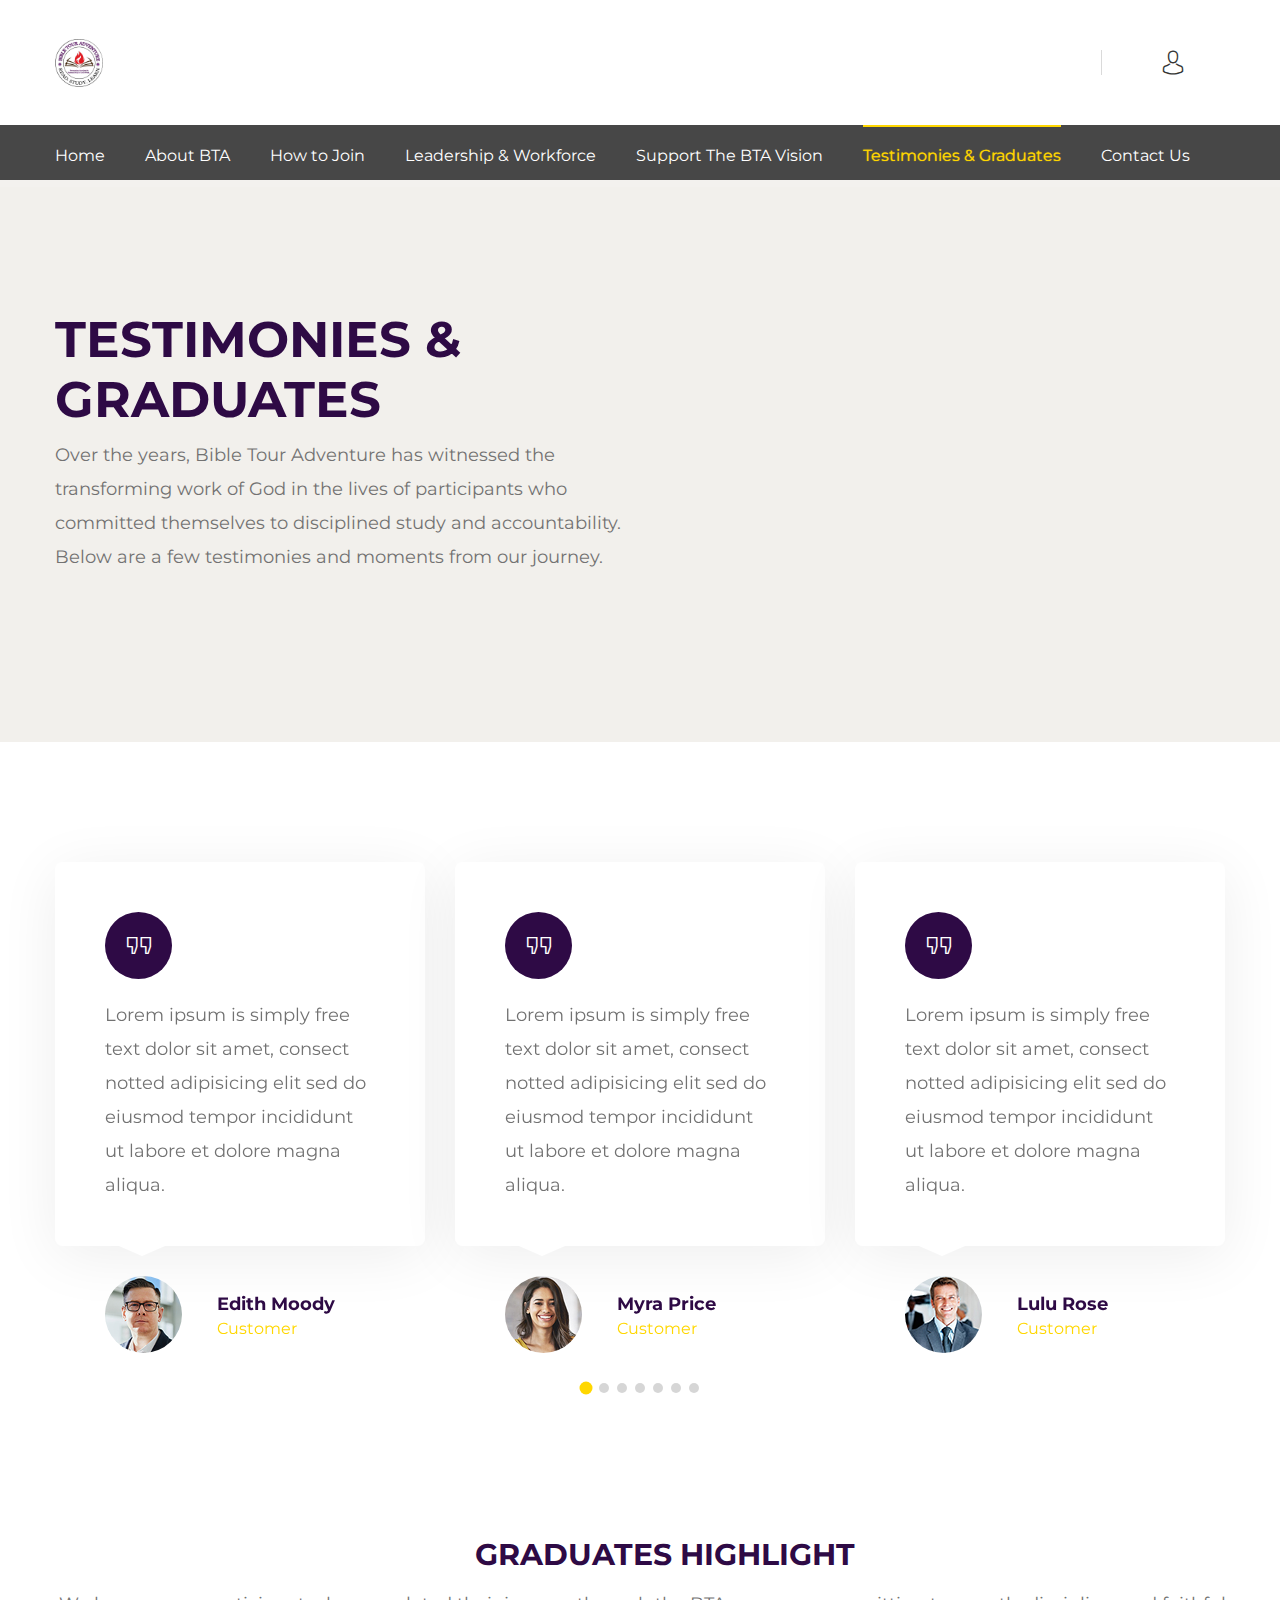
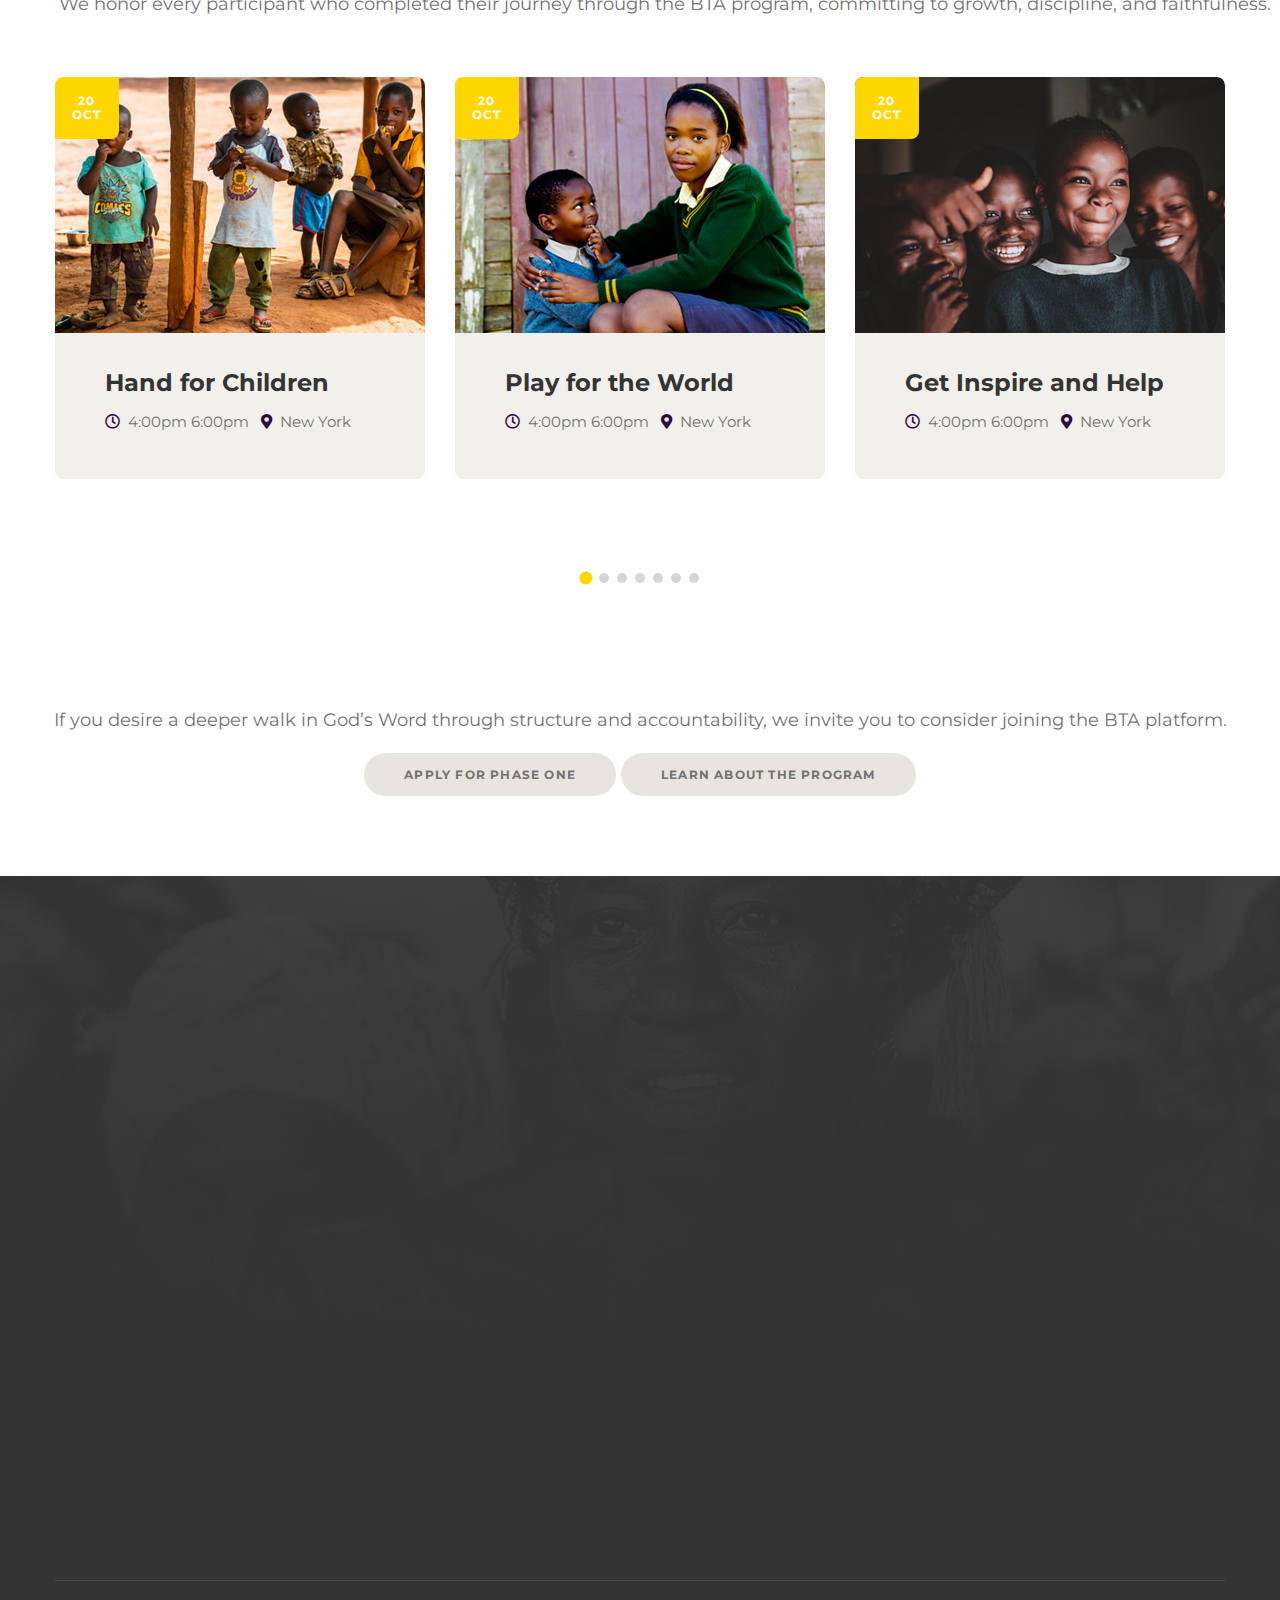
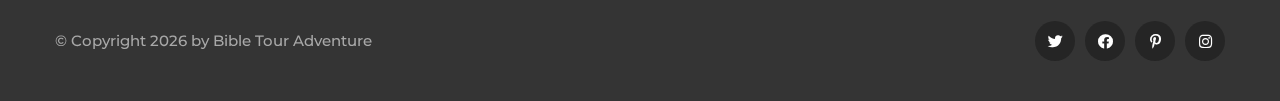
<file: testimonies.html>
<!DOCTYPE html>
<html lang="en">

<head>
    <meta charset="UTF-8" />
    <meta name="viewport" content="width=device-width, initial-scale=1.0" />
    <title>Testimonies</title>
    <!-- favicons Icons -->
    <link rel="apple-touch-icon" sizes="180x180" href="assets/images/favicons/Highway or Realignment Logo.png" />
    <link rel="icon" type="image/png" sizes="32x32" href="assets/images/favicons/Highway or Realignment Logo.png" />
    <link rel="icon" type="image/png" sizes="16x16" href="assets/images/favicons/Highway or Realignment Logo.png" />
    <link rel="manifest" href="assets/images/favicons/site.webmanifest" />
    <meta name="description" content="BTA Website" />

    <!-- fonts -->
    <link rel="preconnect" href="https://fonts.googleapis.com">

    <link rel="preconnect" href="https://fonts.gstatic.com" crossorigin>

    <link href="https://fonts.googleapis.com/css2?family=Fredoka+One&display=swap" rel="stylesheet">

    <link
        href="https://fonts.googleapis.com/css2?family=DM+Sans:ital,wght@0,400;0,500;0,700;1,400;1,500;1,700&family=Fredoka+One&display=swap"
        rel="stylesheet">

    <link rel="stylesheet" href="assets/vendors/bootstrap/css/bootstrap.min.css" />
    <link rel="stylesheet" href="assets/vendors/animate/animate.min.css" />
    <link rel="stylesheet" href="assets/vendors/animate/custom-animate.css" />
    <link rel="stylesheet" href="assets/vendors/fontawesome/css/all.min.css" />
    <link rel="stylesheet" href="assets/vendors/jarallax/jarallax.css" />
    <link rel="stylesheet" href="assets/vendors/jquery-magnific-popup/jquery.magnific-popup.css" />
    <link rel="stylesheet" href="assets/vendors/nouislider/nouislider.min.css" />
    <link rel="stylesheet" href="assets/vendors/nouislider/nouislider.pips.css" />
    <link rel="stylesheet" href="assets/vendors/odometer/odometer.min.css" />
    <link rel="stylesheet" href="assets/vendors/swiper/swiper.min.css" />
    <link rel="stylesheet" href="assets/vendors/pifoxen-icons/style.css">
    <link rel="stylesheet" href="assets/vendors/tiny-slider/tiny-slider.min.css" />
    <link rel="stylesheet" href="assets/vendors/reey-font/stylesheet.css" />
    <link rel="stylesheet" href="assets/vendors/owl-carousel/owl.carousel.min.css" />
    <link rel="stylesheet" href="assets/vendors/owl-carousel/owl.theme.default.min.css" />
    <link rel="stylesheet" href="assets/vendors/bxslider/jquery.bxslider.css" />
    <link rel="stylesheet" href="assets/vendors/bootstrap-select/css/bootstrap-select.min.css" />
    <link rel="stylesheet" href="assets/vendors/vegas/vegas.min.css" />
    <link rel="stylesheet" href="assets/vendors/jquery-ui/jquery-ui.css" />
    <link rel="stylesheet" href="assets/vendors/timepicker/timePicker.css" />

    <!-- template styles -->
    <link rel="stylesheet" href="assets/css/pifoxen.css" />
    <link rel="stylesheet" href="assets/css/pifoxen-responsive.css" />
</head>

<body>
    <div class="preloader">
        <img class="preloader__image" width="60" src="assets/images/loader.png" alt="" />
    </div>
    <!-- /.preloader -->
    <div class="page-wrapper">
        <header class="main-header-two clearfix">
            <div class="main-header-two__top" id="header">
                <!-- coming form JS -->
            </div>
            <nav class="main-menu main-menu-two clearfix">
                <div class="main-menu-two-wrapper clearfix">
                    <div class="container clearfix">
                        <div class="main-menu-two-wrapper-inner clearfix" id="nav">
                           <!-- contents here comes from JS -->
                        </div>
                    </div>
                </div>
            </nav>
        </header>

        <div class="stricky-header stricked-menu main-menu main-menu-two">
            <div class="sticky-header__content"></div><!-- /.sticky-header__content -->
        </div><!-- /.stricky-header -->

        <section style="background-color: #333; width: 100%; height: 180px;">
        </section>

        <section class="testimonial-two testimonial-three" style="">
            <!-- <div class="testimonial-two-bg" style="background-image: url(assets/images/backgrounds/testimonial-two-bg.png);"></div> -->
            <div class="container">
                <div class="row">
                    <div class="col-xl-6">
                        <div class="testimonial-two__left">
                            <div class="section-title text-left">
                                <h2 class="section-title__title" style="margin-bottom: .5rem;">TESTIMONIES & GRADUATES
                                </h2>
                                <p>Over the years, Bible Tour Adventure has witnessed the transforming work of God in
                                    the lives of participants who committed themselves to disciplined study and
                                    accountability. Below are a few testimonies and moments from our journey.</p>
                            </div>
                        </div>
                    </div>
                </div>
            </div>
        </section>


        <section class="testimonials-page testimonials--carousel">
            <div class="container">
                <div class="thm-owl__carousel testimonials__carousel carousel--have-shadow owl-carousel owl-loaded owl-drag"
                    data-owl-options="{
					&quot;loop&quot;: true,
					&quot;margin&quot;: 30,
					&quot;items&quot;: 1,
					&quot;nav&quot;: true,
					&quot;dots&quot;: true,
					&quot;smartSpeed&quot;: 700,
					&quot;navText&quot;: [&quot;&lt;i class=\&quot;fa fa-angle-left\&quot;&gt;&lt;/i&gt;&quot;, &quot;&lt;i class=\&quot;fa fa-angle-right\&quot;&gt;&lt;/i&gt;&quot;],
					&quot;responsive&quot;: {
						&quot;0&quot;: {
							&quot;items&quot;: 1,
							&quot;margin&quot;: 0
						},
						&quot;768&quot;: {
							&quot;items&quot;: 2,
							&quot;margin&quot;: 30
						},
						&quot;992&quot;: {
							&quot;items&quot;: 3,
							&quot;margin&quot;: 30
						}
					}
				}">

                    <div class="owl-stage-outer">
                        <div class="owl-stage"
                            style="transform: translate3d(-3520px, 0px, 0px); transition: all; width: 6080px;">
                            <div class="owl-item cloned" style="width: 290px; margin-right: 30px;">
                                <div class="item">
                                    <!--Testimonial Two Single-->
                                    <div class="testimonial-two__single">
                                        <div class="testimonial-two__content">
                                            <div class="testimonial-two__quote">
                                                <span class="icon-quote"></span>
                                            </div>
                                            <p class="testimonial-two__text">Lorem ipsum is simply free text dolor sit
                                                amet,
                                                consect notted adipisicing elit sed do eiusmod tempor incididunt ut
                                                labore
                                                et dolore magna aliqua.</p>
                                        </div>
                                        <div class="testimonial-two__client-info">
                                            <div class="testimonial-two__client-img">
                                                <img src="assets/images/testimonial/testimonials-2-6.jpg" alt="">
                                            </div>
                                            <div class="testimonial-two__client-details">
                                                <h5 class="testimonial-two__client-name">Bradley Duncan</h5>
                                                <p class="testimonial-two__client-title">Customer</p>
                                            </div>
                                        </div>
                                    </div>
                                </div>
                            </div>
                            <div class="owl-item cloned" style="width: 290px; margin-right: 30px;">
                                <div class="item">
                                    <!--Testimonial Two Single-->
                                    <div class="testimonial-two__single">
                                        <div class="testimonial-two__content">
                                            <div class="testimonial-two__quote">
                                                <span class="icon-quote"></span>
                                            </div>
                                            <p class="testimonial-two__text">Lorem ipsum is simply free text dolor sit
                                                amet,
                                                consect notted adipisicing elit sed do eiusmod tempor incididunt ut
                                                labore
                                                et dolore magna aliqua.</p>
                                        </div>
                                        <div class="testimonial-two__client-info">
                                            <div class="testimonial-two__client-img">
                                                <img src="assets/images/testimonial/testimonials-2-5.jpg" alt="">
                                            </div>
                                            <div class="testimonial-two__client-details">
                                                <h5 class="testimonial-two__client-name">Vernon Wolfe</h5>
                                                <p class="testimonial-two__client-title">Customer</p>
                                            </div>
                                        </div>
                                    </div>
                                </div>
                            </div>
                            <div class="owl-item cloned" style="width: 290px; margin-right: 30px;">
                                <div class="item">
                                    <!--Testimonial Two Single-->
                                    <div class="testimonial-two__single">
                                        <div class="testimonial-two__content">
                                            <div class="testimonial-two__quote">
                                                <span class="icon-quote"></span>
                                            </div>
                                            <p class="testimonial-two__text">Lorem ipsum is simply free text dolor sit
                                                amet,
                                                consect notted adipisicing elit sed do eiusmod tempor incididunt ut
                                                labore
                                                et dolore magna aliqua.</p>
                                        </div>
                                        <div class="testimonial-two__client-info">
                                            <div class="testimonial-two__client-img">
                                                <img src="assets/images/testimonial/testimonials-2-1.jpg" alt="">
                                            </div>
                                            <div class="testimonial-two__client-details">
                                                <h5 class="testimonial-two__client-name">Edith Moody</h5>
                                                <p class="testimonial-two__client-title">Customer</p>
                                            </div>
                                        </div>
                                    </div>
                                </div>
                            </div>
                            <div class="owl-item cloned" style="width: 290px; margin-right: 30px;">
                                <div class="item">
                                    <!--Testimonial Two Single-->
                                    <div class="testimonial-two__single">
                                        <div class="testimonial-two__content">
                                            <div class="testimonial-two__quote">
                                                <span class="icon-quote"></span>
                                            </div>
                                            <p class="testimonial-two__text">Lorem ipsum is simply free text dolor sit
                                                amet,
                                                consect notted adipisicing elit sed do eiusmod tempor incididunt ut
                                                labore
                                                et dolore magna aliqua.</p>
                                        </div>
                                        <div class="testimonial-two__client-info">
                                            <div class="testimonial-two__client-img">
                                                <img src="assets/images/testimonial/testimonials-2-2.jpg" alt="">
                                            </div>
                                            <div class="testimonial-two__client-details">
                                                <h5 class="testimonial-two__client-name">Myra Price</h5>
                                                <p class="testimonial-two__client-title">Customer</p>
                                            </div>
                                        </div>
                                    </div>
                                </div>
                            </div>
                            <div class="owl-item cloned" style="width: 290px; margin-right: 30px;">
                                <div class="item">
                                    <!--Testimonial Two Single-->
                                    <div class="testimonial-two__single">
                                        <div class="testimonial-two__content">
                                            <div class="testimonial-two__quote">
                                                <span class="icon-quote"></span>
                                            </div>
                                            <p class="testimonial-two__text">Lorem ipsum is simply free text dolor sit
                                                amet,
                                                consect notted adipisicing elit sed do eiusmod tempor incididunt ut
                                                labore
                                                et dolore magna aliqua.</p>
                                        </div>
                                        <div class="testimonial-two__client-info">
                                            <div class="testimonial-two__client-img">
                                                <img src="assets/images/testimonial/testimonials-2-4.jpg" alt="">
                                            </div>
                                            <div class="testimonial-two__client-details">
                                                <h5 class="testimonial-two__client-name">Lulu Rose</h5>
                                                <p class="testimonial-two__client-title">Customer</p>
                                            </div>
                                        </div>
                                    </div>
                                </div>
                            </div>
                            <div class="owl-item" style="width: 290px; margin-right: 30px;">
                                <div class="item">
                                    <!--Testimonial Two Single-->
                                    <div class="testimonial-two__single">
                                        <div class="testimonial-two__content">
                                            <div class="testimonial-two__quote">
                                                <span class="icon-quote"></span>
                                            </div>
                                            <p class="testimonial-two__text">Lorem ipsum is simply free text dolor sit
                                                amet,
                                                consect notted adipisicing elit sed do eiusmod tempor incididunt ut
                                                labore
                                                et dolore magna aliqua.</p>
                                        </div>
                                        <div class="testimonial-two__client-info">
                                            <div class="testimonial-two__client-img">
                                                <img src="assets/images/testimonial/testimonials-2-1.jpg" alt="">
                                            </div>
                                            <div class="testimonial-two__client-details">
                                                <h5 class="testimonial-two__client-name">Edith Moody</h5>
                                                <p class="testimonial-two__client-title">Customer</p>
                                            </div>
                                        </div>
                                    </div>
                                </div>
                            </div>
                            <div class="owl-item" style="width: 290px; margin-right: 30px;">
                                <div class="item">
                                    <!--Testimonial Two Single-->
                                    <div class="testimonial-two__single">
                                        <div class="testimonial-two__content">
                                            <div class="testimonial-two__quote">
                                                <span class="icon-quote"></span>
                                            </div>
                                            <p class="testimonial-two__text">Lorem ipsum is simply free text dolor sit
                                                amet,
                                                consect notted adipisicing elit sed do eiusmod tempor incididunt ut
                                                labore
                                                et dolore magna aliqua.</p>
                                        </div>
                                        <div class="testimonial-two__client-info">
                                            <div class="testimonial-two__client-img">
                                                <img src="assets/images/testimonial/testimonials-2-2.jpg" alt="">
                                            </div>
                                            <div class="testimonial-two__client-details">
                                                <h5 class="testimonial-two__client-name">Myra Price</h5>
                                                <p class="testimonial-two__client-title">Customer</p>
                                            </div>
                                        </div>
                                    </div>
                                </div>
                            </div>
                            <div class="owl-item" style="width: 290px; margin-right: 30px;">
                                <div class="item">
                                    <!--Testimonial Two Single-->
                                    <div class="testimonial-two__single">
                                        <div class="testimonial-two__content">
                                            <div class="testimonial-two__quote">
                                                <span class="icon-quote"></span>
                                            </div>
                                            <p class="testimonial-two__text">Lorem ipsum is simply free text dolor sit
                                                amet,
                                                consect notted adipisicing elit sed do eiusmod tempor incididunt ut
                                                labore
                                                et dolore magna aliqua.</p>
                                        </div>
                                        <div class="testimonial-two__client-info">
                                            <div class="testimonial-two__client-img">
                                                <img src="assets/images/testimonial/testimonials-2-4.jpg" alt="">
                                            </div>
                                            <div class="testimonial-two__client-details">
                                                <h5 class="testimonial-two__client-name">Lulu Rose</h5>
                                                <p class="testimonial-two__client-title">Customer</p>
                                            </div>
                                        </div>
                                    </div>
                                </div>
                            </div>
                            <div class="owl-item" style="width: 290px; margin-right: 30px;">
                                <div class="item">
                                    <!--Testimonial Two Single-->
                                    <div class="testimonial-two__single">
                                        <div class="testimonial-two__content">
                                            <div class="testimonial-two__quote">
                                                <span class="icon-quote"></span>
                                            </div>
                                            <p class="testimonial-two__text">Lorem ipsum is simply free text dolor sit
                                                amet,
                                                consect notted adipisicing elit sed do eiusmod tempor incididunt ut
                                                labore
                                                et dolore magna aliqua.</p>
                                        </div>
                                        <div class="testimonial-two__client-info">
                                            <div class="testimonial-two__client-img">
                                                <img src="assets/images/testimonial/testimonials-2-3.jpg" alt="">
                                            </div>
                                            <div class="testimonial-two__client-details">
                                                <h5 class="testimonial-two__client-name">Victor Pierce</h5>
                                                <p class="testimonial-two__client-title">Customer</p>
                                            </div>
                                        </div>
                                    </div>
                                </div>
                            </div>
                            <div class="owl-item" style="width: 290px; margin-right: 30px;">
                                <div class="item">
                                    <!--Testimonial Two Single-->
                                    <div class="testimonial-two__single">
                                        <div class="testimonial-two__content">
                                            <div class="testimonial-two__quote">
                                                <span class="icon-quote"></span>
                                            </div>
                                            <p class="testimonial-two__text">Lorem ipsum is simply free text dolor sit
                                                amet,
                                                consect notted adipisicing elit sed do eiusmod tempor incididunt ut
                                                labore
                                                et dolore magna aliqua.</p>
                                        </div>
                                        <div class="testimonial-two__client-info">
                                            <div class="testimonial-two__client-img">
                                                <img src="assets/images/testimonial/testimonials-2-6.jpg" alt="">
                                            </div>
                                            <div class="testimonial-two__client-details">
                                                <h5 class="testimonial-two__client-name">Bradley Duncan</h5>
                                                <p class="testimonial-two__client-title">Customer</p>
                                            </div>
                                        </div>
                                    </div>
                                </div>
                            </div>
                            <div class="owl-item" style="width: 290px; margin-right: 30px;">
                                <div class="item">
                                    <!--Testimonial Two Single-->
                                    <div class="testimonial-two__single">
                                        <div class="testimonial-two__content">
                                            <div class="testimonial-two__quote">
                                                <span class="icon-quote"></span>
                                            </div>
                                            <p class="testimonial-two__text">Lorem ipsum is simply free text dolor sit
                                                amet,
                                                consect notted adipisicing elit sed do eiusmod tempor incididunt ut
                                                labore
                                                et dolore magna aliqua.</p>
                                        </div>
                                        <div class="testimonial-two__client-info">
                                            <div class="testimonial-two__client-img">
                                                <img src="assets/images/testimonial/testimonials-2-5.jpg" alt="">
                                            </div>
                                            <div class="testimonial-two__client-details">
                                                <h5 class="testimonial-two__client-name">Vernon Wolfe</h5>
                                                <p class="testimonial-two__client-title">Customer</p>
                                            </div>
                                        </div>
                                    </div>
                                </div>
                            </div>
                            <div class="owl-item active" style="width: 290px; margin-right: 30px;">
                                <div class="item">
                                    <!--Testimonial Two Single-->
                                    <div class="testimonial-two__single">
                                        <div class="testimonial-two__content">
                                            <div class="testimonial-two__quote">
                                                <span class="icon-quote"></span>
                                            </div>
                                            <p class="testimonial-two__text">Lorem ipsum is simply free text dolor sit
                                                amet,
                                                consect notted adipisicing elit sed do eiusmod tempor incididunt ut
                                                labore
                                                et dolore magna aliqua.</p>
                                        </div>
                                        <div class="testimonial-two__client-info">
                                            <div class="testimonial-two__client-img">
                                                <img src="assets/images/testimonial/testimonials-2-1.jpg" alt="">
                                            </div>
                                            <div class="testimonial-two__client-details">
                                                <h5 class="testimonial-two__client-name">Edith Moody</h5>
                                                <p class="testimonial-two__client-title">Customer</p>
                                            </div>
                                        </div>
                                    </div>
                                </div>
                            </div>
                            <div class="owl-item active" style="width: 290px; margin-right: 30px;">
                                <div class="item">
                                    <!--Testimonial Two Single-->
                                    <div class="testimonial-two__single">
                                        <div class="testimonial-two__content">
                                            <div class="testimonial-two__quote">
                                                <span class="icon-quote"></span>
                                            </div>
                                            <p class="testimonial-two__text">Lorem ipsum is simply free text dolor sit
                                                amet,
                                                consect notted adipisicing elit sed do eiusmod tempor incididunt ut
                                                labore
                                                et dolore magna aliqua.</p>
                                        </div>
                                        <div class="testimonial-two__client-info">
                                            <div class="testimonial-two__client-img">
                                                <img src="assets/images/testimonial/testimonials-2-2.jpg" alt="">
                                            </div>
                                            <div class="testimonial-two__client-details">
                                                <h5 class="testimonial-two__client-name">Myra Price</h5>
                                                <p class="testimonial-two__client-title">Customer</p>
                                            </div>
                                        </div>
                                    </div>
                                </div>
                            </div>
                            <div class="owl-item active" style="width: 290px; margin-right: 30px;">
                                <div class="item">
                                    <!--Testimonial Two Single-->
                                    <div class="testimonial-two__single">
                                        <div class="testimonial-two__content">
                                            <div class="testimonial-two__quote">
                                                <span class="icon-quote"></span>
                                            </div>
                                            <p class="testimonial-two__text">Lorem ipsum is simply free text dolor sit
                                                amet,
                                                consect notted adipisicing elit sed do eiusmod tempor incididunt ut
                                                labore
                                                et dolore magna aliqua.</p>
                                        </div>
                                        <div class="testimonial-two__client-info">
                                            <div class="testimonial-two__client-img">
                                                <img src="assets/images/testimonial/testimonials-2-4.jpg" alt="">
                                            </div>
                                            <div class="testimonial-two__client-details">
                                                <h5 class="testimonial-two__client-name">Lulu Rose</h5>
                                                <p class="testimonial-two__client-title">Customer</p>
                                            </div>
                                        </div>
                                    </div>
                                </div>
                            </div>
                            <div class="owl-item cloned" style="width: 290px; margin-right: 30px;">
                                <div class="item">
                                    <!--Testimonial Two Single-->
                                    <div class="testimonial-two__single">
                                        <div class="testimonial-two__content">
                                            <div class="testimonial-two__quote">
                                                <span class="icon-quote"></span>
                                            </div>
                                            <p class="testimonial-two__text">Lorem ipsum is simply free text dolor sit
                                                amet,
                                                consect notted adipisicing elit sed do eiusmod tempor incididunt ut
                                                labore
                                                et dolore magna aliqua.</p>
                                        </div>
                                        <div class="testimonial-two__client-info">
                                            <div class="testimonial-two__client-img">
                                                <img src="assets/images/testimonial/testimonials-2-1.jpg" alt="">
                                            </div>
                                            <div class="testimonial-two__client-details">
                                                <h5 class="testimonial-two__client-name">Edith Moody</h5>
                                                <p class="testimonial-two__client-title">Customer</p>
                                            </div>
                                        </div>
                                    </div>
                                </div>
                            </div>
                            <div class="owl-item cloned" style="width: 290px; margin-right: 30px;">
                                <div class="item">
                                    <!--Testimonial Two Single-->
                                    <div class="testimonial-two__single">
                                        <div class="testimonial-two__content">
                                            <div class="testimonial-two__quote">
                                                <span class="icon-quote"></span>
                                            </div>
                                            <p class="testimonial-two__text">Lorem ipsum is simply free text dolor sit
                                                amet,
                                                consect notted adipisicing elit sed do eiusmod tempor incididunt ut
                                                labore
                                                et dolore magna aliqua.</p>
                                        </div>
                                        <div class="testimonial-two__client-info">
                                            <div class="testimonial-two__client-img">
                                                <img src="assets/images/testimonial/testimonials-2-2.jpg" alt="">
                                            </div>
                                            <div class="testimonial-two__client-details">
                                                <h5 class="testimonial-two__client-name">Myra Price</h5>
                                                <p class="testimonial-two__client-title">Customer</p>
                                            </div>
                                        </div>
                                    </div>
                                </div>
                            </div>
                            <div class="owl-item cloned" style="width: 290px; margin-right: 30px;">
                                <div class="item">
                                    <!--Testimonial Two Single-->
                                    <div class="testimonial-two__single">
                                        <div class="testimonial-two__content">
                                            <div class="testimonial-two__quote">
                                                <span class="icon-quote"></span>
                                            </div>
                                            <p class="testimonial-two__text">Lorem ipsum is simply free text dolor sit
                                                amet,
                                                consect notted adipisicing elit sed do eiusmod tempor incididunt ut
                                                labore
                                                et dolore magna aliqua.</p>
                                        </div>
                                        <div class="testimonial-two__client-info">
                                            <div class="testimonial-two__client-img">
                                                <img src="assets/images/testimonial/testimonials-2-4.jpg" alt="">
                                            </div>
                                            <div class="testimonial-two__client-details">
                                                <h5 class="testimonial-two__client-name">Lulu Rose</h5>
                                                <p class="testimonial-two__client-title">Customer</p>
                                            </div>
                                        </div>
                                    </div>
                                </div>
                            </div>
                            <div class="owl-item cloned" style="width: 290px; margin-right: 30px;">
                                <div class="item">
                                    <!--Testimonial Two Single-->
                                    <div class="testimonial-two__single">
                                        <div class="testimonial-two__content">
                                            <div class="testimonial-two__quote">
                                                <span class="icon-quote"></span>
                                            </div>
                                            <p class="testimonial-two__text">Lorem ipsum is simply free text dolor sit
                                                amet,
                                                consect notted adipisicing elit sed do eiusmod tempor incididunt ut
                                                labore
                                                et dolore magna aliqua.</p>
                                        </div>
                                        <div class="testimonial-two__client-info">
                                            <div class="testimonial-two__client-img">
                                                <img src="assets/images/testimonial/testimonials-2-3.jpg" alt="">
                                            </div>
                                            <div class="testimonial-two__client-details">
                                                <h5 class="testimonial-two__client-name">Victor Pierce</h5>
                                                <p class="testimonial-two__client-title">Customer</p>
                                            </div>
                                        </div>
                                    </div>
                                </div>
                            </div>
                            <div class="owl-item cloned" style="width: 290px; margin-right: 30px;">
                                <div class="item">
                                    <!--Testimonial Two Single-->
                                    <div class="testimonial-two__single">
                                        <div class="testimonial-two__content">
                                            <div class="testimonial-two__quote">
                                                <span class="icon-quote"></span>
                                            </div>
                                            <p class="testimonial-two__text">Lorem ipsum is simply free text dolor sit
                                                amet,
                                                consect notted adipisicing elit sed do eiusmod tempor incididunt ut
                                                labore
                                                et dolore magna aliqua.</p>
                                        </div>
                                        <div class="testimonial-two__client-info">
                                            <div class="testimonial-two__client-img">
                                                <img src="assets/images/testimonial/testimonials-2-6.jpg" alt="">
                                            </div>
                                            <div class="testimonial-two__client-details">
                                                <h5 class="testimonial-two__client-name">Bradley Duncan</h5>
                                                <p class="testimonial-two__client-title">Customer</p>
                                            </div>
                                        </div>
                                    </div>
                                </div>
                            </div>
                        </div>
                    </div>
                </div>
            </div>
        </section>


        <section style="margin-bottom: -5rem;">
            <div class="about-page__right">
                <div class="row">
                    <h3 style="text-align: center;" class="donations-list__title">GRADUATES HIGHLIGHT</h3>
                    <p style="text-align: center;">We honor every participant who completed their journey through the BTA program, committing to growth, discipline, and faithfulness.</p>
                </div>
            </div>
        </section>

        <section class="events-page events--carousel ">
			<div class="container">
				<div class="thm-owl__carousel events__carousel carousel--have-shadow owl-carousel owl-loaded owl-drag" data-owl-options="{
					&quot;loop&quot;: true,
					&quot;margin&quot;: 30,
					&quot;items&quot;: 1,
					&quot;nav&quot;: true,
					&quot;dots&quot;: true,
					&quot;smartSpeed&quot;: 700,
					&quot;navText&quot;: [&quot;&lt;i class=\&quot;fa fa-angle-left\&quot;&gt;&lt;/i&gt;&quot;, &quot;&lt;i class=\&quot;fa fa-angle-right\&quot;&gt;&lt;/i&gt;&quot;],
					&quot;responsive&quot;: {
						&quot;0&quot;: {
							&quot;items&quot;: 1,
							&quot;margin&quot;: 0
						},
						&quot;768&quot;: {
							&quot;items&quot;: 2,
							&quot;margin&quot;: 30
						},
						&quot;992&quot;: {
							&quot;items&quot;: 3,
							&quot;margin&quot;: 30
						}
					}
				}">
					
				<div class="owl-stage-outer"><div class="owl-stage" style="transform: translate3d(-4014px, 0px, 0px); transition: all; width: 8474px;"><div class="owl-item cloned" style="width: 446px;"><div class="item">
						<!--Events Single-->
						<div class="events__single">
							<div class="events__img">
								<img src="assets/images/resources/events-img-5.jpg" alt="">
								<div class="events__date">
									<p>20 <br> oct</p>
								</div>
							</div>
							<div class="events__content">
								<h3 class="events__title"><a href="event-details.html">Make Donation Today</a></h3>
								<ul class="list-unstyled events__meta">
									<li><i class="far fa-clock"></i>4:00pm 6:00pm</li>
									<li><i class="fas fa-map-marker-alt"></i>New York</li>
								</ul>
							</div>
						</div>
					</div></div><div class="owl-item cloned" style="width: 446px;"><div class="item">
						<!--Events Single-->
						<div class="events__single">
							<div class="events__img">
								<img src="assets/images/resources/events-img-6.jpg" alt="">
								<div class="events__date">
									<p>20 <br> oct</p>
								</div>
							</div>
							<div class="events__content">
								<h3 class="events__title"><a href="event-details.html">Protect Eco System</a></h3>
								<ul class="list-unstyled events__meta">
									<li><i class="far fa-clock"></i>4:00pm 6:00pm</li>
									<li><i class="fas fa-map-marker-alt"></i>New York</li>
								</ul>
							</div>
						</div>
					</div></div><div class="owl-item cloned" style="width: 446px;"><div class="item">
						<!--Events Single-->
						<div class="events__single">
							<div class="events__img">
								<img src="assets/images/resources/events-img-1.jpg" alt="">
								<div class="events__date">
									<p>20 <br> oct</p>
								</div>
							</div>
							<div class="events__content">
								<h3 class="events__title"><a href="event-details.html">Hand for Children</a></h3>
								<ul class="list-unstyled events__meta">
									<li><i class="far fa-clock"></i>4:00pm 6:00pm</li>
									<li><i class="fas fa-map-marker-alt"></i>New York</li>
								</ul>
							</div>
						</div>
					</div></div><div class="owl-item cloned" style="width: 446px;"><div class="item">
						<!--Events Single-->
						<div class="events__single">
							<div class="events__img">
								<img src="assets/images/resources/events-img-2.jpg" alt="">
								<div class="events__date">
									<p>20 <br> oct</p>
								</div>
							</div>
							<div class="events__content">
								<h3 class="events__title"><a href="event-details.html">Play for the World</a></h3>
								<ul class="list-unstyled events__meta">
									<li><i class="far fa-clock"></i>4:00pm 6:00pm</li>
									<li><i class="fas fa-map-marker-alt"></i>New York</li>
								</ul>
							</div>
						</div>
					</div></div><div class="owl-item cloned" style="width: 446px;"><div class="item">
						<!--Events Single-->
						<div class="events__single">
							<div class="events__img">
								<img src="assets/images/resources/events-img-3.jpg" alt="">
								<div class="events__date">
									<p>20 <br> oct</p>
								</div>
							</div>
							<div class="events__content">
								<h3 class="events__title"><a href="event-details.html">Get Inspire and Help</a></h3>
								<ul class="list-unstyled events__meta">
									<li><i class="far fa-clock"></i>4:00pm 6:00pm</li>
									<li><i class="fas fa-map-marker-alt"></i>New York</li>
								</ul>
							</div>
						</div>
					</div></div><div class="owl-item" style="width: 446px;"><div class="item">
						<!--Events Single-->
						<div class="events__single">
							<div class="events__img">
								<img src="assets/images/resources/events-img-1.jpg" alt="">
								<div class="events__date">
									<p>20 <br> oct</p>
								</div>
							</div>
							<div class="events__content">
								<h3 class="events__title"><a href="event-details.html">Hand for Children</a></h3>
								<ul class="list-unstyled events__meta">
									<li><i class="far fa-clock"></i>4:00pm 6:00pm</li>
									<li><i class="fas fa-map-marker-alt"></i>New York</li>
								</ul>
							</div>
						</div>
					</div></div><div class="owl-item" style="width: 446px;"><div class="item">
						<!--Events Single-->
						<div class="events__single">
							<div class="events__img">
								<img src="assets/images/resources/events-img-2.jpg" alt="">
								<div class="events__date">
									<p>20 <br> oct</p>
								</div>
							</div>
							<div class="events__content">
								<h3 class="events__title"><a href="event-details.html">Play for the World</a></h3>
								<ul class="list-unstyled events__meta">
									<li><i class="far fa-clock"></i>4:00pm 6:00pm</li>
									<li><i class="fas fa-map-marker-alt"></i>New York</li>
								</ul>
							</div>
						</div>
					</div></div><div class="owl-item" style="width: 446px;"><div class="item">
						<!--Events Single-->
						<div class="events__single">
							<div class="events__img">
								<img src="assets/images/resources/events-img-3.jpg" alt="">
								<div class="events__date">
									<p>20 <br> oct</p>
								</div>
							</div>
							<div class="events__content">
								<h3 class="events__title"><a href="event-details.html">Get Inspire and Help</a></h3>
								<ul class="list-unstyled events__meta">
									<li><i class="far fa-clock"></i>4:00pm 6:00pm</li>
									<li><i class="fas fa-map-marker-alt"></i>New York</li>
								</ul>
							</div>
						</div>
					</div></div><div class="owl-item" style="width: 446px;"><div class="item">
						<!--Events Single-->
						<div class="events__single">
							<div class="events__img">
								<img src="assets/images/resources/events-img-4.jpg" alt="">
								<div class="events__date">
									<p>20 <br> oct</p>
								</div>
							</div>
							<div class="events__content">
								<h3 class="events__title"><a href="event-details.html">Help for Education</a></h3>
								<ul class="list-unstyled events__meta">
									<li><i class="far fa-clock"></i>4:00pm 6:00pm</li>
									<li><i class="fas fa-map-marker-alt"></i>New York</li>
								</ul>
							</div>
						</div>
					</div></div><div class="owl-item active" style="width: 446px;"><div class="item">
						<!--Events Single-->
						<div class="events__single">
							<div class="events__img">
								<img src="assets/images/resources/events-img-5.jpg" alt="">
								<div class="events__date">
									<p>20 <br> oct</p>
								</div>
							</div>
							<div class="events__content">
								<h3 class="events__title"><a href="event-details.html">Make Donation Today</a></h3>
								<ul class="list-unstyled events__meta">
									<li><i class="far fa-clock"></i>4:00pm 6:00pm</li>
									<li><i class="fas fa-map-marker-alt"></i>New York</li>
								</ul>
							</div>
						</div>
					</div></div><div class="owl-item" style="width: 446px;"><div class="item">
						<!--Events Single-->
						<div class="events__single">
							<div class="events__img">
								<img src="assets/images/resources/events-img-6.jpg" alt="">
								<div class="events__date">
									<p>20 <br> oct</p>
								</div>
							</div>
							<div class="events__content">
								<h3 class="events__title"><a href="event-details.html">Protect Eco System</a></h3>
								<ul class="list-unstyled events__meta">
									<li><i class="far fa-clock"></i>4:00pm 6:00pm</li>
									<li><i class="fas fa-map-marker-alt"></i>New York</li>
								</ul>
							</div>
						</div>
					</div></div><div class="owl-item" style="width: 446px;"><div class="item">
						<!--Events Single-->
						<div class="events__single">
							<div class="events__img">
								<img src="assets/images/resources/events-img-1.jpg" alt="">
								<div class="events__date">
									<p>20 <br> oct</p>
								</div>
							</div>
							<div class="events__content">
								<h3 class="events__title"><a href="event-details.html">Hand for Children</a></h3>
								<ul class="list-unstyled events__meta">
									<li><i class="far fa-clock"></i>4:00pm 6:00pm</li>
									<li><i class="fas fa-map-marker-alt"></i>New York</li>
								</ul>
							</div>
						</div>
					</div></div><div class="owl-item" style="width: 446px;"><div class="item">
						<!--Events Single-->
						<div class="events__single">
							<div class="events__img">
								<img src="assets/images/resources/events-img-2.jpg" alt="">
								<div class="events__date">
									<p>20 <br> oct</p>
								</div>
							</div>
							<div class="events__content">
								<h3 class="events__title"><a href="event-details.html">Play for the World</a></h3>
								<ul class="list-unstyled events__meta">
									<li><i class="far fa-clock"></i>4:00pm 6:00pm</li>
									<li><i class="fas fa-map-marker-alt"></i>New York</li>
								</ul>
							</div>
						</div>
					</div></div><div class="owl-item" style="width: 446px;"><div class="item">
						<!--Events Single-->
						<div class="events__single">
							<div class="events__img">
								<img src="assets/images/resources/events-img-3.jpg" alt="">
								<div class="events__date">
									<p>20 <br> oct</p>
								</div>
							</div>
							<div class="events__content">
								<h3 class="events__title"><a href="event-details.html">Get Inspire and Help</a></h3>
								<ul class="list-unstyled events__meta">
									<li><i class="far fa-clock"></i>4:00pm 6:00pm</li>
									<li><i class="fas fa-map-marker-alt"></i>New York</li>
								</ul>
							</div>
						</div>
					</div></div><div class="owl-item cloned" style="width: 446px;"><div class="item">
						<!--Events Single-->
						<div class="events__single">
							<div class="events__img">
								<img src="assets/images/resources/events-img-1.jpg" alt="">
								<div class="events__date">
									<p>20 <br> oct</p>
								</div>
							</div>
							<div class="events__content">
								<h3 class="events__title"><a href="event-details.html">Hand for Children</a></h3>
								<ul class="list-unstyled events__meta">
									<li><i class="far fa-clock"></i>4:00pm 6:00pm</li>
									<li><i class="fas fa-map-marker-alt"></i>New York</li>
								</ul>
							</div>
						</div>
					</div></div><div class="owl-item cloned" style="width: 446px;"><div class="item">
						<!--Events Single-->
						<div class="events__single">
							<div class="events__img">
								<img src="assets/images/resources/events-img-2.jpg" alt="">
								<div class="events__date">
									<p>20 <br> oct</p>
								</div>
							</div>
							<div class="events__content">
								<h3 class="events__title"><a href="event-details.html">Play for the World</a></h3>
								<ul class="list-unstyled events__meta">
									<li><i class="far fa-clock"></i>4:00pm 6:00pm</li>
									<li><i class="fas fa-map-marker-alt"></i>New York</li>
								</ul>
							</div>
						</div>
					</div></div><div class="owl-item cloned" style="width: 446px;"><div class="item">
						<!--Events Single-->
						<div class="events__single">
							<div class="events__img">
								<img src="assets/images/resources/events-img-3.jpg" alt="">
								<div class="events__date">
									<p>20 <br> oct</p>
								</div>
							</div>
							<div class="events__content">
								<h3 class="events__title"><a href="event-details.html">Get Inspire and Help</a></h3>
								<ul class="list-unstyled events__meta">
									<li><i class="far fa-clock"></i>4:00pm 6:00pm</li>
									<li><i class="fas fa-map-marker-alt"></i>New York</li>
								</ul>
							</div>
						</div>
					</div></div><div class="owl-item cloned" style="width: 446px;"><div class="item">
						<!--Events Single-->
						<div class="events__single">
							<div class="events__img">
								<img src="assets/images/resources/events-img-4.jpg" alt="">
								<div class="events__date">
									<p>20 <br> oct</p>
								</div>
							</div>
							<div class="events__content">
								<h3 class="events__title"><a href="event-details.html">Help for Education</a></h3>
								<ul class="list-unstyled events__meta">
									<li><i class="far fa-clock"></i>4:00pm 6:00pm</li>
									<li><i class="fas fa-map-marker-alt"></i>New York</li>
								</ul>
							</div>
						</div>
					</div></div><div class="owl-item cloned" style="width: 446px;"><div class="item">
						<!--Events Single-->
						<div class="events__single">
							<div class="events__img">
								<img src="assets/images/resources/events-img-5.jpg" alt="">
								<div class="events__date">
									<p>20 <br> oct</p>
								</div>
							</div>
							<div class="events__content">
								<h3 class="events__title"><a href="event-details.html">Make Donation Today</a></h3>
								<ul class="list-unstyled events__meta">
									<li><i class="far fa-clock"></i>4:00pm 6:00pm</li>
									<li><i class="fas fa-map-marker-alt"></i>New York</li>
								</ul>
							</div>
						</div>
					<!-- </div></div></div></div><div class="owl-nav"><button type="button" role="presentation" class="owl-prev"><i class="fa fa-angle-left"></i></button><button type="button" role="presentation" class="owl-next"><i class="fa fa-angle-right"></i></button></div><div class="owl-dots"><button role="button" class="owl-dot"><span></span></button><button role="button" class="owl-dot"><span></span></button><button role="button" class="owl-dot"><span></span></button><button role="button" class="owl-dot"><span></span></button><button role="button" class="owl-dot active"><span></span></button><button role="button" class="owl-dot"><span></span></button><button role="button" class="owl-dot"><span></span></button><button role="button" class="owl-dot"><span></span></button><button role="button" class="owl-dot"><span></span></button></div></div> -->
			</div>
		</section>


        <section style="display: flex; flex-direction: column; justify-content: center; align-items: center; margin-bottom: 5rem;">
            <p>If you desire a deeper walk in God’s Word through structure and accountability, we invite you to consider joining the BTA platform.</p>
            <div class="apply-btns">
                <a href="" class="thm-btn pricing-card__btn">Apply for Phase One</a>
                <a href="" class="thm-btn pricing-card__btn">Learn About the Program</a>
            </div>
        </section>


        <!--Site Footer Start-->
        <footer class="site-footer" id="contact">
            <!-- coming from JS -->
        </footer>
        <!--Site Footer End-->

    </div><!-- /.page-wrapper -->


    <div class="mobile-nav__wrapper">
        <div class="mobile-nav__overlay mobile-nav__toggler"></div>
        <!-- /.mobile-nav__overlay -->
        <div class="mobile-nav__content" id="mobile-view-nav">
            <!-- contents here comes form JS -->
        </div>
        <!-- /.mobile-nav__content -->
    </div>
    <!-- /.mobile-nav__wrapper -->



    <a href="index2-one-page.html#" data-target="html" class="scroll-to-target scroll-to-top"><i
            class="fa fa-angle-up"></i></a>


    <script src="assets/vendors/jquery/jquery-3.6.1.min.js"></script>
    <script src="assets/vendors/bootstrap/js/bootstrap.bundle.min.js"></script>
    <script src="assets/vendors/jarallax/jarallax.min.js"></script>
    <script src="assets/vendors/jquery-ajaxchimp/jquery.ajaxchimp.min.js"></script>
    <script src="assets/vendors/jquery-appear/jquery.appear.min.js"></script>
    <script src="assets/vendors/jquery-circle-progress/jquery.circle-progress.min.js"></script>
    <script src="assets/vendors/jquery-magnific-popup/jquery.magnific-popup.min.js"></script>
    <script src="assets/vendors/jquery-validate/jquery.validate.min.js"></script>
    <script src="assets/vendors/nouislider/nouislider.min.js"></script>
    <script src="assets/vendors/odometer/odometer.min.js"></script>
    <script src="assets/vendors/swiper/swiper.min.js"></script>
    <script src="assets/vendors/tiny-slider/tiny-slider.min.js"></script>
    <script src="assets/vendors/wnumb/wNumb.min.js"></script>
    <script src="assets/vendors/wow/wow.js"></script>
    <script src="assets/vendors/isotope/isotope.js"></script>
    <script src="assets/vendors/countdown/countdown.min.js"></script>
    <script src="assets/vendors/owl-carousel/owl.carousel.min.js"></script>
    <script src="assets/vendors/bxslider/jquery.bxslider.min.js"></script>
    <script src="assets/vendors/bootstrap-select/js/bootstrap-select.min.js"></script>
    <script src="assets/vendors/vegas/vegas.min.js"></script>
    <script src="assets/vendors/jquery-ui/jquery-ui.js"></script>
    <script src="assets/vendors/timepicker/timePicker.js"></script>



    <!-- my JS -->
    <script src="assets/js/my-js/header.js"></script>
    <script src="assets/js/my-js/nav.js"></script>
    <script src="assets/js/my-js/footer.js"></script>

    <!-- template js -->
    <script src="assets/js/pifoxen.js"></script>
</body>

</html>
</file>
<file: assets/vendors/jarallax/jarallax.css>
.jarallax {
    position: relative;
    z-index: 0;
}
.jarallax > .jarallax-img {
    position: absolute;
    object-fit: cover;
    /* support for plugin https://github.com/bfred-it/object-fit-images */
    font-family: 'object-fit: cover;';
    top: 0;
    left: 0;
    width: 100%;
    height: 100%;
    z-index: -1;
}
</file>
<file: assets/vendors/nouislider/nouislider.pips.css>
/* Base;
 *
 */
.noUi-pips,
.noUi-pips * {
-moz-box-sizing: border-box;
	box-sizing: border-box;
}
.noUi-pips {
	position: absolute;
	font: 400 12px Arial;
	color: #999;
}

/* Values;
 *
 */
.noUi-value {
	width: 40px;
	position: absolute;
	text-align: center;
}
.noUi-value-sub {
	color: #ccc;
	font-size: 10px;
}

/* Markings;
 *
 */
.noUi-marker {
	position: absolute;
	background: #CCC;
}
.noUi-marker-sub {
	background: #AAA;
}
.noUi-marker-large {
	background: #AAA;
}

/* Horizontal layout;
 *
 */
.noUi-pips-horizontal {
	padding: 10px 0;
	height: 50px;
	top: 100%;
	left: 0;
	width: 100%;
}
.noUi-value-horizontal {
	margin-left: -20px;
	padding-top: 20px;
}
.noUi-value-horizontal.noUi-value-sub {
	padding-top: 15px;
}

.noUi-marker-horizontal.noUi-marker {
	margin-left: -1px;
	width: 2px;
	height: 5px;
}
.noUi-marker-horizontal.noUi-marker-sub {
	height: 10px;
}
.noUi-marker-horizontal.noUi-marker-large {
	height: 15px;
}

/* Vertical layout;
 *
 */
.noUi-pips-vertical {
	padding: 0 10px;
	height: 100%;
	top: 0;
	left: 100%;
}
.noUi-value-vertical {
	width: 15px;
	margin-left: 20px;
	margin-top: -5px;
}

.noUi-marker-vertical.noUi-marker {
	width: 5px;
	height: 2px;
	margin-top: -1px;
}
.noUi-marker-vertical.noUi-marker-sub {
	width: 10px;
}
.noUi-marker-vertical.noUi-marker-large {
	width: 15px;
}
</file>
<file: assets/vendors/pifoxen-icons/style.css>
@font-face {
  font-family: 'icomoon';
  src:  url('fonts/icomoon.eot@inc8uw');
  src:  url('fonts/icomoon.eot@inc8uw') format('embedded-opentype'),
    url('fonts/icomoon.ttf@inc8uw') format('truetype'),
    url('fonts/icomoon.woff@inc8uw') format('woff'),
    url('fonts/icomoon.svg@inc8uw') format('svg');
  font-weight: normal;
  font-style: normal;
  font-display: block;
}

[class^="icon-"], [class*=" icon-"] {
  /* use !important to prevent issues with browser extensions that change fonts */
  font-family: 'icomoon' !important;
  speak: never;
  font-style: normal;
  font-weight: normal;
  font-variant: normal;
  text-transform: none;
  line-height: 1;

  /* Better Font Rendering =========== */
  -webkit-font-smoothing: antialiased;
  -moz-osx-font-smoothing: grayscale;
}

.icon-avatar:before {
  content: "\e91d";
}
.icon-pin:before {
  content: "\e900";
}
.icon-email:before {
  content: "\e901";
}
.icon-budget:before {
  content: "\e902";
}
.icon-magnifying-glass:before {
  content: "\e903";
}
.icon-social-campaign:before {
  content: "\e904";
}
.icon-shopping-cart:before {
  content: "\e905";
}
.icon-praying:before {
  content: "\e906";
}
.icon-sponsor:before {
  content: "\e907";
}
.icon-peace:before {
  content: "\e908";
}
.icon-solidarity:before {
  content: "\e909";
}
.icon-peace-1:before {
  content: "\e90a";
}
.icon-telephone:before {
  content: "\e90b";
}
.icon-heart:before {
  content: "\e90c";
}
.icon-right-arrow:before {
  content: "\e90d";
}
.icon-fast-food:before {
  content: "\e90e";
}
.icon-charity:before {
  content: "\e90f";
}
.icon-health-check:before {
  content: "\e910";
}
.icon-tick:before {
  content: "\e911";
}
.icon-quote:before {
  content: "\e912";
}
.icon-confirmation:before {
  content: "\e913";
}
.icon-campaign:before {
  content: "\e914";
}
.icon-graduated:before {
  content: "\e915";
}
.icon-help:before {
  content: "\e916";
}
.icon-water:before {
  content: "\e917";
}
.icon-stethoscope:before {
  content: "\e918";
}
.icon-charity-1:before {
  content: "\e919";
}
.icon-support:before {
  content: "\e91a";
}
.icon-call:before {
  content: "\e91b";
}
.icon-pdf:before {
  content: "\e91c";
}
</file>
<file: assets/vendors/reey-font/stylesheet.css>
/*! Generated by Font Squirrel (https://www.fontsquirrel.com) on January 28, 2021 */



@font-face {
    font-family: 'reeyregular';
    src: url('reey-regular-webfont.woff2') format('woff2'),
         url('reey-regular-webfont.woff') format('woff');
    font-weight: normal;
    font-style: normal;

}
</file>
<file: assets/css/pifoxen.css>
/*--------------------------------------------------------------
>>> TABLE OF CONTENTS:
----------------------------------------------------------------
# Utility
# Cards
# Common
# Form
# Navigations
# Animations
# Mobile Nav
# Search Popup
# Page Header
# Google Map
# Client Carousel
--------------------------------------------------------------*/
/*--------------------------------------------------------------
# Common
--------------------------------------------------------------*/
@import url('https://fonts.googleapis.com/css2?family=Montserrat:wght@400;700&display=swap');

:root {
  --pifoxen-font: 'Montserrat', sans-serif;
  --pifoxen-font-two: 'Montserrat', sans-serif;
  --pifoxen-gray: #727272;
  --pifoxen-gray-rgb: 114, 114, 114;
  --pifoxen-white: #ffffff;
  --pifoxen-white-rgb: 255, 255, 255;
  --pifoxen-black: #343434;
  --pifoxen-black-rgb: 52, 52, 52;
  --pifoxen-base: #FFD700;
  --pifoxen-base-rgb: 255, 215, 0;
  --pifoxen-primary: #2E0A45;
  --pifoxen-primary-rgb: 46, 10, 69;
  --pifoxen-secondary: #FFD700;
  --pifoxen-secondary-rgb: 255, 215, 0;
  --pifoxen-extra: #2E0A45;
  --pifoxen-extra-rgb: 43, 177, 206;
  --pifoxen-extra-two: #f2f0ec;
  --pifoxen-extra-two-rgb: 242, 240, 236;
  --pifoxen-bdr-color: #e8e5e0;
  --pifoxen-bdr-color-rgb: 232, 229, 224;
  --pifoxen-bdr-radius: 8px;
}

.row {
  --bs-gutter-x: 30px;
}

.gutter-y-30 {
  --bs-gutter-y: 30px;
}

body {
  font-family: var(--pifoxen-font);
  color: var(--pifoxen-gray);
  font-size: 18px;
  line-height: 34px;
  font-weight: 400;
}

body.locked {
  overflow: hidden;
}

a {
  color: var(--pifoxen-gray);
}

a,
a:hover,
a:focus,
a:visited {
  text-decoration: none;
}

::-webkit-input-placeholder {
  color: inherit;
  opacity: 1;
}

:-ms-input-placeholder {
  color: inherit;
  opacity: 1;
}

::-ms-input-placeholder {
  color: inherit;
  opacity: 1;
}

::placeholder {
  color: inherit;
  opacity: 1;
}

h1,
h2,
h3,
h4,
h5,
h6 {
  color: var(--pifoxen-primary);
  font-family: var(--pifoxen-font-two);
  margin: 0;
  font-weight: 700;
}

dl,
ol,
ul {
  margin-top: 0;
  margin-bottom: 0;
}

::-webkit-input-placeholder {
  color: inherit;
  opacity: 1;
}

:-ms-input-placeholder {
  color: inherit;
  opacity: 1;
}

::-ms-input-placeholder {
  color: inherit;
  opacity: 1;
}

::placeholder {
  color: inherit;
  opacity: 1;
}

.carousel--have-shadow .owl-stage-outer {
  overflow: visible;
}

.carousel--have-shadow .owl-item {
  opacity: 0;
  visibility: hidden;
  -webkit-transition: all 500ms ease;
  transition: all 500ms ease;
}

.carousel--have-shadow .owl-item.active {
  opacity: 1;
  visibility: visible;
}

.page-wrapper {
  position: relative;
  margin: 0 auto;
  width: 100%;
  min-width: 300px;
  overflow: hidden;
}

.container {
  padding-left: 15px;
  padding-right: 15px;
}

@media (min-width: 1200px) {
  .container {
    max-width: 1200px;
  }
}

::-webkit-input-placeholder {
  color: inherit;
  opacity: 1;
}

:-ms-input-placeholder {
  color: inherit;
  opacity: 1;
}

::-ms-input-placeholder {
  color: inherit;
  opacity: 1;
}

::placeholder {
  color: inherit;
  opacity: 1;
}

.section-separator {
  border-color: var(--pifoxen-border);
  border-width: 1px;
  margin-top: 0;
  margin-bottom: 0;
}

#particles-js {
  position: absolute;
  top: 0;
  left: 0;
  right: 0;
  bottom: 0;
  width: 100%;
  height: 100%;
  background-position: 50% 50%;
  opacity: 0.4;
  z-index: -1;
}

.thm-btn {
  position: relative;
  display: inline-block;
  vertical-align: middle;
  -webkit-appearance: none;
  appearance: none;
  outline: none !important;
  background-color: var(--pifoxen-primary);
  color: var(--pifoxen-white);
  font-size: 14px;
  font-weight: 700;
  text-transform: uppercase;
  padding: 15px 60px 15px;
  -webkit-transition: all 0.3s linear;
  transition: all 0.3s linear;
  overflow: hidden;
  letter-spacing: 0.1em;
  border-radius: 33px;
  z-index: 1;
}

.thm-btn:hover {
  color: var(--pifoxen-white);
  background-color: transparent;
}

.thm-btn::before {
  position: absolute;
  content: '';
  background-color: var(--pifoxen-base);
  width: 100%;
  height: 0%;
  left: 50%;
  top: 50%;
  border-radius: 33px;
  -webkit-transform: translate(-50%, -50%) rotate(-45deg);
  transform: translate(-50%, -50%) rotate(-45deg);
  z-index: -1;
  -webkit-transition: all 500ms ease;
  transition: all 500ms ease;
}

.thm-btn:hover::before {
  height: 380%;
}

.donate-btn {
  position: relative;
  display: inline-block;
  font-size: 12px;
  color: var(--pifoxen-white);
  font-weight: 700;
  letter-spacing: 0.1em;
  text-transform: uppercase;
  background-color: var(--pifoxen-base);
  padding-left: 4px;
  padding-right: 30px;
  padding-top: 4px;
  padding-bottom: 4px;
  border-radius: 33px;
  -webkit-transition: all 0.3s linear;
  transition: all 0.3s linear;
  overflow: hidden;
}

.donate-btn i {
  height: 35px;
  width: 35px;
  background-color: var(--pifoxen-white);
  border-radius: 50%;
  color: var(--pifoxen-base);
  text-align: center;
  line-height: 35px;
  display: inline-block;
  margin-right: 16px;
  -webkit-transition: all 0.3s linear;
  transition: all 0.3s linear;
}

.donate-btn:hover {
  background-color: var(--pifoxen-black);
  color: var(--pifoxen-white);
}

.donate-btn:hover i {
  background-color: var(--pifoxen-base);
  color: var(--pifoxen-white);
}

.section-title {
  margin-top: 10px;
  margin-bottom: 48px;
}

.section-title__tagline {
  position: relative;
  display: inline-block;
  color: var(--pifoxen-gray);
  font-size: 16px;
  line-height: 26px;
  font-weight: 400;
  text-transform: uppercase;
  letter-spacing: 0.1em;
}

.section-title__tagline::before {
  position: absolute;
  top: -15px;
  left: 50%;
  background-image: url(../images/icon/love-icon.png);
  width: 11px;
  height: 13px;
  -webkit-transform: translateX(-50%);
  transform: translateX(-50%);
  content: "";
  background-size: 100%;
}

.section-title__title {
  margin: 0;
  font-size: 50px;
  line-height: 60px;
}

.bootstrap-select .btn-light:not(:disabled):not(.disabled).active,
.bootstrap-select .btn-light:not(:disabled):not(.disabled):active,
.bootstrap-select .show>.btn-light.dropdown-toggle {
  -webkit-box-shadow: none !important;
  box-shadow: none !important;
  outline: none !important;
}

.bootstrap-select>.dropdown-toggle {
  -webkit-box-shadow: none !important;
  box-shadow: none !important;
}

.bootstrap-select .dropdown-toggle:focus,
.bootstrap-select>select.mobile-device:focus+.dropdown-toggle {
  outline: none !important;
}

.bootstrap-select .dropdown-menu {
  border: 0;
  padding-top: 0;
  padding-bottom: 0;
  margin-top: 0;
  z-index: 991;
  border-radius: 0;
}

.bootstrap-select .dropdown-menu>li+li>a {
  border-top: 1px solid rgba(255, 255, 255, 0.2);
}

.bootstrap-select .dropdown-menu>li.selected>a {
  background: var(--pifoxen-base);
  color: #fff;
}

.bootstrap-select .dropdown-menu>li>a {
  font-size: 16px;
  font-weight: 500;
  padding: 4px 20px;
  color: #ffffff;
  background: var(--pifoxen-black);
  -webkit-transition: all 0.4s ease;
  transition: all 0.4s ease;
}

.bootstrap-select .dropdown-menu>li>a:hover {
  background: var(--pifoxen-base);
  color: #fff;
  cursor: pointer;
}

.preloader {
  position: fixed;
  background-color: #fff;
  background-position: center center;
  background-repeat: no-repeat;
  top: 0;
  left: 0;
  right: 0;
  bottom: 0;
  z-index: 9991;
  display: -webkit-box;
  display: -ms-flexbox;
  display: flex;
  -webkit-box-pack: center;
  -ms-flex-pack: center;
  justify-content: center;
  -webkit-box-align: center;
  -ms-flex-align: center;
  align-items: center;
  text-align: center;
}

.preloader__image {
  -webkit-animation-fill-mode: both;
  animation-fill-mode: both;
  -webkit-animation-name: flipInY;
  animation-name: flipInY;
  -webkit-animation-duration: 2s;
  animation-duration: 2s;
  -webkit-animation-iteration-count: infinite;
  animation-iteration-count: infinite;
}

/* scroll to top */
.scroll-to-top {
  display: inline-block;
  width: 45px;
  height: 45px;
  background: var(--pifoxen-base);
  position: fixed;
  bottom: 40px;
  right: 40px;
  z-index: 99;
  text-align: center;
  -webkit-transition: all 0.4s ease;
  transition: all 0.4s ease;
  display: none;
  border-radius: 50%;
  transition: all 0.4s ease;
}

.scroll-to-top i {
  color: #ffffff;
  font-size: 18px;
  line-height: 45px;
}

.scroll-to-top:hover {
  background-color: var(--pifoxen-black);
}

.scroll-to-top:hover i {
  color: #fff;
}

/*--------------------------------------------------------------
# Navigations One
--------------------------------------------------------------*/
.main-header {
  position: relative;
  display: block;
  background-color: var(--pifoxen-white);
  width: 100%;
  z-index: 999;
  -webkit-transition: all 500ms ease;
  transition: all 500ms ease;
}

.main-header__top {
  position: relative;
  padding: 0 80px 0;
  background-color: var(--pifoxen-extra-two);
  display: -webkit-box;
  display: -ms-flexbox;
  display: flex;
  -webkit-box-align: center;
  -ms-flex-align: center;
  align-items: center;
  -webkit-box-pack: justify;
  -ms-flex-pack: justify;
  justify-content: space-between;
}

.main-header__top-left {
  position: relative;
  display: -webkit-box;
  display: -ms-flexbox;
  display: flex;
  -webkit-box-align: center;
  -ms-flex-align: center;
  align-items: center;
}

.main-header__top-text {
  font-size: 14px;
  margin: 0;
  line-height: 24px;
  margin-right: 30px;
}

.main-header__top-social {
  position: relative;
  display: -webkit-box;
  display: -ms-flexbox;
  display: flex;
  -webkit-box-align: center;
  -ms-flex-align: center;
  align-items: center;
  background-color: var(--pifoxen-bdr-color);
  padding: 13.5px 40px;
}

.main-header__top-social a {
  display: -webkit-box;
  display: -ms-flexbox;
  display: flex;
  -webkit-box-align: center;
  -ms-flex-align: center;
  align-items: center;
  -webkit-box-pack: center;
  -ms-flex-pack: center;
  justify-content: center;
  text-align: center;
  color: var(--pifoxen-black);
  font-size: 15px;
  -webkit-transition: all 500ms ease;
  transition: all 500ms ease;
}

.main-header__top-social a:hover {
  color: var(--pifoxen-base);
}

.main-header__top-social a+a {
  margin-left: 25px;
}

.main-header__top-address {
  position: relative;
  display: -webkit-box;
  display: -ms-flexbox;
  display: flex;
  -webkit-box-align: center;
  -ms-flex-align: center;
  align-items: center;
}

.main-header__top-address li {
  position: relative;
  display: -webkit-box;
  display: -ms-flexbox;
  display: flex;
  -webkit-box-align: center;
  -ms-flex-align: center;
  align-items: center;
  line-height: 35px;
  padding: 3.5px 0;
}

.main-header__top-address li+li {
  margin-left: 30px;
}

.main-header__top-address li .icon span {
  font-size: 15px;
  color: var(--pifoxen-primary);
}

.main-header__top-address li .text {
  margin-left: 10px;
}

.main-header__top-address li .text p {
  font-size: 14px;
  line-height: 24px;
  margin: 0;
  display: -webkit-box;
  display: -ms-flexbox;
  display: flex;
  -webkit-box-align: center;
  -ms-flex-align: center;
  align-items: center;
}

.main-header__top-address li .text a {
  font-size: 14px;
  color: var(--pifoxen-gray);
  -webkit-transition: all 500ms ease;
  transition: all 500ms ease;
}

.main-header__top-address li .text a:hover {
  color: var(--pifoxen-base);
}

.main-menu {
  position: relative;
  padding: 0 80px;
  z-index: 91;
}

.main-menu-wrapper {
  position: relative;
  display: block;
}

.main-menu-wrapper__left {
  position: relative;
  display: -webkit-box;
  display: -ms-flexbox;
  display: flex;
  float: left;
  -webkit-box-align: center;
  -ms-flex-align: center;
  align-items: center;
}

.main-menu-wrapper__logo {
  position: relative;
  float: left;
  padding-top: 39px;
  padding-bottom: 38px;
  margin-right: 107px;
}

.main-menu-wrapper__call {
  position: relative;
  display: -webkit-box;
  display: -ms-flexbox;
  display: flex;
  -webkit-box-align: center;
  -ms-flex-align: center;
  align-items: center;
}

.main-menu-wrapper__call-icon {
  position: relative;
  display: -webkit-box;
  display: -ms-flexbox;
  display: flex;
  -webkit-box-align: center;
  -ms-flex-align: center;
  align-items: center;
  height: 43px;
  width: 43px;
  background-color: var(--pifoxen-extra-two);
  border-radius: 50%;
  -webkit-box-pack: center;
  -ms-flex-pack: center;
  justify-content: center;
  -webkit-transition: all 500ms ease;
  transition: all 500ms ease;
}

.main-menu-wrapper__call-icon:hover {
  background-color: var(--pifoxen-base);
}

.main-menu-wrapper__call-icon span {
  font-size: 20px;
  color: var(--pifoxen-base);
  -webkit-transition: all 500ms ease;
  transition: all 500ms ease;
}

.main-menu-wrapper__call-icon:hover span {
  color: var(--pifoxen-white);
}

.main-menu-wrapper__call-number {
  margin-left: 10px;
}

.main-menu-wrapper__call-number h5 {
  font-size: 16px;
  line-height: 16px;
  font-weight: 700;
  font-family: var(--pifoxen-font);
}

.main-menu-wrapper__call-number h5 a {
  color: var(--pifoxen-black);
  -webkit-transition: all 500ms ease;
  transition: all 500ms ease;
}

.main-menu-wrapper__call-number a:hover {
  color: var(--pifoxen-base);
}

.main-menu-wrapper__call-number p {
  font-size: 12px;
  margin: 0;
  line-height: 24px;
  color: var(--pifoxen-gray);
}

.main-menu-wrapper__main-menu {
  display: -webkit-box;
  display: -ms-flexbox;
  display: flex;
  float: left;
  -webkit-box-align: center;
  -ms-flex-align: center;
  align-items: center;
  -webkit-box-pack: center;
  -ms-flex-pack: center;
  justify-content: center;
  width: 58%;
}

.main-menu-wrapper__right {
  position: relative;
  display: -webkit-box;
  display: -ms-flexbox;
  display: flex;
  float: right;
  padding: 37.5px 0;
  -webkit-box-align: center;
  -ms-flex-align: center;
  align-items: center;
}

.main-menu-wrapper__search-cat {
  position: relative;
  display: -webkit-box;
  display: -ms-flexbox;
  display: flex;
  -webkit-box-align: center;
  -ms-flex-align: center;
  align-items: center;
  padding: 9.5px 0;
}

.main-menu-wrapper__search-cat:before {
  position: absolute;
  top: -1px;
  bottom: 0;
  left: -30px;
  content: "";
  background-color: var(--pifoxen-bdr-color);
  width: 1px;
}

.main-menu-wrapper__search {
  font-size: 24px;
  color: var(--pifoxen-black);
  -webkit-transition: all 500ms ease;
  transition: all 500ms ease;
}

.main-menu-wrapper__search:hover {
  color: var(--pifoxen-base);
}

.main-menu-wrapper__cart {
  font-size: 24px;
  color: var(--pifoxen-black);
  margin-left: 30px;
  margin-right: 40px;
  -webkit-transition: all 500ms ease;
  transition: all 500ms ease;
}

.main-menu-wrapper__cart:hover {
  color: var(--pifoxen-base);
}

.stricky-header.main-menu {
  padding: 0 80px;
  background-color: var(--pifoxen-white);
}

.main-menu .main-menu__list,
.main-menu .main-menu__list>li>ul,
.main-menu .main-menu__list>li>ul>li>ul,
.stricky-header .main-menu__list,
.stricky-header .main-menu__list>li>ul,
.stricky-header .main-menu__list>li>ul>li>ul {
  margin: 0;
  padding: 0;
  list-style-type: none;
  -webkit-box-align: center;
  -ms-flex-align: center;
  align-items: center;
  display: none;
}

@media (min-width: 1200px) {

  .main-menu .main-menu__list,
  .main-menu .main-menu__list>li>ul,
  .main-menu .main-menu__list>li>ul>li>ul,
  .stricky-header .main-menu__list,
  .stricky-header .main-menu__list>li>ul,
  .stricky-header .main-menu__list>li>ul>li>ul {
    display: -webkit-box;
    display: -ms-flexbox;
    display: flex;
  }
}

.main-menu .main-menu__list>li,
.stricky-header .main-menu__list>li {
  padding-top: 32px;
  padding-bottom: 32px;
  position: relative;
}

.main-menu .main-menu__list>li+li,
.stricky-header .main-menu__list>li+li {
  margin-left: 40px;
}

.main-menu .main-menu__list>li>a,
.stricky-header .main-menu__list>li>a {
  font-size: 16px;
  display: -webkit-box;
  display: -ms-flexbox;
  display: flex;
  -webkit-box-align: center;
  -ms-flex-align: center;
  align-items: center;
  color: var(--pifoxen-gray);
  position: relative;
  -webkit-transition: all 500ms ease;
  transition: all 500ms ease;
  font-weight: 400;
}

.main-menu .main-menu__list>li>a::before,
.stricky-header .main-menu__list>li>a::before {
  content: "";
  height: 2px;
  border-radius: 0px;
  background-color: var(--pifoxen-base);
  position: absolute;
  top: -42px;
  left: 0;
  right: 0;
  -webkit-transition: -webkit-transform 500ms ease;
  transition: -webkit-transform 500ms ease;
  transition: transform 500ms ease;
  transition: transform 500ms ease, -webkit-transform 500ms ease;
  -webkit-transform: scale(0, 1);
  transform: scale(0, 1);
  -webkit-transform-origin: left center;
  transform-origin: left center;
  z-index: 1;
}

.main-menu .main-menu__list>li.current>a,
.main-menu .main-menu__list>li:hover>a,
.stricky-header .main-menu__list>li.current>a,
.stricky-header .main-menu__list>li:hover>a {
  color: var(--pifoxen-base);
  text-shadow: 0 0 1px currentColor;
}

.main-menu .main-menu__list>li.current>a::before,
.main-menu .main-menu__list>li:hover>a::before,
.stricky-header .main-menu__list>li.current>a::before,
.stricky-header .main-menu__list>li:hover>a::before {
  -webkit-transform: scale(1, 1);
  transform: scale(1, 1);
  -webkit-transform-origin: right center;
  transform-origin: right center;
}

.main-menu .main-menu__list>li.current>a::before {
  background-color: var(--pifoxen-base);
}

.main-menu .main-menu__list>li:hover>a::before {
  background-color: var(--pifoxen-base);
}

.main-menu .main-menu__list>li>ul,
.main-menu .main-menu__list>li>ul>li>ul,
.stricky-header .main-menu__list>li>ul,
.stricky-header .main-menu__list>li>ul>li>ul {
  position: absolute;
  top: 100%;
  left: 0;
  min-width: 220px;
  background-color: #fff;
  -webkit-box-orient: vertical;
  -webkit-box-direction: normal;
  -ms-flex-direction: column;
  flex-direction: column;
  -webkit-box-pack: start;
  -ms-flex-pack: start;
  justify-content: flex-start;
  -webkit-box-align: start;
  -ms-flex-align: start;
  align-items: flex-start;
  opacity: 0;
  visibility: hidden;
  -webkit-transition: 500ms ease;
  transition: 500ms ease;
  z-index: 99;
  border-bottom-left-radius: var(--pifoxen-bdr-radius);
  border-bottom-right-radius: var(--pifoxen-bdr-radius);
  -webkit-box-shadow: 0px 0px 65px 0px rgba(0, 0, 0, 0.1);
  box-shadow: 0px 0px 65px 0px rgba(0, 0, 0, 0.1);
}

.main-menu .main-menu__list>li>ul>li>ul>li>ul,
.stricky-header .main-menu__list>li>ul>li>ul>li>ul {
  display: none;
}

.main-menu .main-menu__list>li:hover>ul,
.main-menu .main-menu__list>li>ul>li:hover>ul,
.stricky-header .main-menu__list>li:hover>ul,
.stricky-header .main-menu__list>li>ul>li:hover>ul {
  opacity: 1;
  visibility: visible;
}

.main-menu .main-menu__list>li>ul>li,
.main-menu .main-menu__list>li>ul>li>ul>li,
.stricky-header .main-menu__list>li>ul>li,
.stricky-header .main-menu__list>li>ul>li>ul>li {
  -webkit-box-flex: 1;
  -ms-flex: 1 1 100%;
  flex: 1 1 100%;
  width: 100%;
  position: relative;
}

.main-menu .main-menu__list>li>ul>li+li,
.main-menu .main-menu__list>li>ul>li>ul>li+li,
.stricky-header .main-menu__list>li>ul>li+li,
.stricky-header .main-menu__list>li>ul>li>ul>li+li {
  border-top: 1px solid RGBA(var(--pifoxen-black), 0.1);
}

.main-menu .main-menu__list>li>ul>li>a,
.main-menu .main-menu__list>li>ul>li>ul>li>a,
.stricky-header .main-menu__list>li>ul>li>a,
.stricky-header .main-menu__list>li>ul>li>ul>li>a {
  font-size: 16px;
  line-height: 30px;
  color: var(--pifoxen-black);
  letter-spacing: 0;
  font-weight: 400;
  display: -webkit-box;
  display: -ms-flexbox;
  display: flex;
  padding-left: 20px;
  padding-right: 20px;
  padding-top: 10px;
  padding-bottom: 10px;
  -webkit-transition: 500ms;
  transition: 500ms;
}

.main-menu .main-menu__list li ul li:last-child>a,
.stricky-header .main-menu__list li ul li:last-child>a {
  border-bottom-left-radius: var(--pifoxen-bdr-radius);
  border-bottom-right-radius: var(--pifoxen-bdr-radius);
}

.main-menu .main-menu__list>li>ul>li:hover>a,
.main-menu .main-menu__list>li>ul>li>ul>li:hover>a,
.stricky-header .main-menu__list>li>ul>li:hover>a,
.stricky-header .main-menu__list>li>ul>li>ul>li:hover>a {
  background-color: var(--pifoxen-base);
  color: var(--pifoxen-white);
}

.main-menu .main-menu__list>li>ul>li>ul,
.stricky-header .main-menu__list>li>ul>li>ul {
  top: 0;
  left: 100%;
}

.main-menu .main-menu__list li ul li>ul.right-align,
.stricky-header .main-menu__list li ul li>ul.right-align {
  top: 0;
  left: auto;
  right: 100%;
}

.main-menu .main-menu__list>li>ul>li>ul>li>ul,
.stricky-header .main-menu__list>li>ul>li>ul>li>ul {
  display: none;
}

.main-menu-three-wrapper__main-menu .main-menu__list>.megamenu,
.main-menu-two-wrapper__main-menu .main-menu__list>.megamenu,
.main-menu-wrapper .main-menu__list>.megamenu {
  position: static;
}

.main-menu-three-wrapper__main-menu .main-menu__list>.megamenu>ul,
.main-menu-two-wrapper__main-menu .main-menu__list>.megamenu>ul,
.main-menu-wrapper .main-menu__list>.megamenu>ul {
  top: 100% !important;
  left: 0 !important;
  right: 0 !important;
  background-color: transparent;
  -webkit-box-shadow: none;
  box-shadow: none;
}

.main-menu-three-wrapper__main-menu .main-menu__list>.megamenu>ul>li,
.main-menu-two-wrapper__main-menu .main-menu__list>.megamenu>ul>li,
.main-menu-wrapper .main-menu__list>.megamenu>ul>li {
  padding: 0 !important;
  position: static;
}

.stricky-header {
  position: fixed;
  z-index: 991;
  top: 0;
  left: 0;
  background-color: #fff;
  width: 100%;
  visibility: hidden;
  -webkit-transform: translateY(-120%);
  transform: translateY(-120%);
  -webkit-transition: visibility 500ms ease, -webkit-transform 500ms ease;
  transition: visibility 500ms ease, -webkit-transform 500ms ease;
  transition: transform 500ms ease, visibility 500ms ease;
  transition: transform 500ms ease, visibility 500ms ease, -webkit-transform 500ms ease;
  -webkit-box-shadow: 0px 10px 60px 0px rgba(0, 0, 0, 0.05);
  box-shadow: 0px 10px 60px 0px rgba(0, 0, 0, 0.05);
}

@media (max-width: 1199px) {
  .stricky-header {
    display: none !important;
  }
}

.stricky-header.stricky-fixed {
  -webkit-transform: translateY(0);
  transform: translateY(0);
  visibility: visible;
}

.stricky-header .main-menu__inner {
  -webkit-box-shadow: none;
  box-shadow: none;
  padding-right: 0;
  max-width: 1170px;
  width: 100%;
  margin: 0 auto;
}

.mobile-nav__buttons {
  display: -webkit-box;
  display: -ms-flexbox;
  display: flex;
  margin-left: auto;
  margin-right: 10px;
}

@media (min-width: 1200px) {
  .mobile-nav__buttons {
    display: none;
  }
}

.mobile-nav__buttons a {
  font-size: 20px;
  color: var(--pifoxen-black);
  cursor: pointer;
}

.mobile-nav__buttons a+a {
  margin-left: 10px;
}

.mobile-nav__buttons a:hover {
  color: var(--pifoxen-base);
}

.main-menu .mobile-nav__toggler {
  font-size: 20px;
  color: var(--pifoxen-base);
  cursor: pointer;
  -webkit-transition: 500ms;
  transition: 500ms;
}

.main-menu .mobile-nav__toggler:hover {
  color: var(--pifoxen-black);
}

@media (min-width: 1200px) {
  .main-menu .mobile-nav__toggler {
    display: none;
  }
}

/*--------------------------------------------------------------
# Navigations Two
--------------------------------------------------------------*/
.main-header-two {
  background: transparent;
  position: absolute;
  left: 0px;
  top: 0px;
  width: 100%;
  z-index: 999;
  -webkit-transition: all 500ms ease;
  transition: all 500ms ease;
}

.main-header-two__top {
  position: relative;
  display: block;
  background-color: var(--pifoxen-white);
}

.main-header-two__top-inner {
  position: relative;
  display: -webkit-box;
  display: -ms-flexbox;
  display: flex;
  -webkit-box-align: center;
  -ms-flex-align: center;
  align-items: center;
  -webkit-box-pack: justify;
  -ms-flex-pack: justify;
  justify-content: space-between;
}

.main-header-two__logo {
  position: relative;
  display: inline-block;
  padding: 38.5px 0;
}

.main-header-two__right {
  position: relative;
  display: -webkit-box;
  display: -ms-flexbox;
  display: flex;
  -webkit-box-align: center;
  -ms-flex-align: center;
  align-items: center;
  padding: 37.5px 0;
}

.main-header-two__top-menu {
  position: relative;
  display: -webkit-box;
  display: -ms-flexbox;
  display: flex;
  -webkit-box-align: center;
  -ms-flex-align: center;
  align-items: center;
  margin-right: 70px;
  padding: 3.5px 0;
}

.main-header-two__top-menu li+li {
  margin-left: 23px;
}

.main-header-two__top-menu li span {
  font-size: 12px;
}

.main-header-two__top-menu li a {
  font-size: 14px;
  color: var(--pifoxen-gray);
  -webkit-transition: all 500ms ease;
  transition: all 500ms ease;
}

.main-header-two__top-menu li a:hover {
  color: var(--pifoxen-base);
}

.main-header-two__search-cart-donate-btn {
  position: relative;
  display: -webkit-box;
  display: -ms-flexbox;
  display: flex;
  -webkit-box-align: center;
  -ms-flex-align: center;
  align-items: center;
}

.main-header-two__search-cart-donate-btn:before {
  position: absolute;
  top: -1px;
  bottom: 0;
  left: -30px;
  content: "";
  background-color: #dadada;
  width: 1px;
}

.main-header-two__search {
  font-size: 24px;
  color: var(--pifoxen-black);
  -webkit-transition: all 500ms ease;
  transition: all 500ms ease;
}

.main-header-two__search:hover {
  color: var(--pifoxen-base);
}

.main-header-two__cart {
  font-size: 24px;
  color: var(--pifoxen-black);
  margin-left: 30px;
  margin-right: 40px;
  -webkit-transition: all 500ms ease;
  transition: all 500ms ease;
}

.main-header-two__cart:hover {
  color: var(--pifoxen-base);
}

.main-menu-two {
  padding: 0 0 0;
}

.main-menu-two-wrapper {
  position: relative;
  display: block;
  z-index: 1;
}

.main-menu-two-wrapper:before {
  position: absolute;
  top: 0;
  left: 0;
  right: 0;
  bottom: 0;
  content: "";
  background-color: rgba(var(--pifoxen-white-rgb), 0.1);
  z-index: -1;
}

.main-menu-two-wrapper-inner {
  position: relative;
  display: block;
}

.main-menu-two-wrapper__main-menu {
  display: block;
  float: left;
}

.main-menu-two-wrapper__right {
  position: relative;
  display: block;
  float: right;
}

.main-menu-two__top-social {
  position: relative;
  display: -webkit-box;
  display: -ms-flexbox;
  display: flex;
  -webkit-box-align: center;
  -ms-flex-align: center;
  align-items: center;
  padding: 23.5px 0;
}

.main-menu-two__top-social a {
  display: -webkit-box;
  display: -ms-flexbox;
  display: flex;
  -webkit-box-align: center;
  -ms-flex-align: center;
  align-items: center;
  -webkit-box-pack: center;
  -ms-flex-pack: center;
  justify-content: center;
  text-align: center;
  color: #f9f9f9;
  font-size: 15px;
  -webkit-transition: all 500ms ease;
  transition: all 500ms ease;
}

.main-menu-two__top-social a:hover {
  color: var(--pifoxen-base);
}

.main-menu-two__top-social a+a {
  margin-left: 25px;
}

.main-menu-two .main-menu__list>li,
.stricky-header .main-menu-two .main-menu__list>li {
  padding-top: 14px;
  padding-bottom: 14px;
}

.main-menu-two .main-menu__list>li>a,
.stricky-header .main-menu-two .main-menu__list>li>a {
  color: var(--pifoxen-white);
}

.main-menu-two .main-menu__list>li>a::before,
.stricky-header .main-menu-two .main-menu__list>li>a::before {
  top: -14px;
}

.stricky-header.main-menu-two {
  padding: 0 0 0;
  background-color: var(--pifoxen-black);
}

/*--------------------------------------------------------------
# Navigations Three
--------------------------------------------------------------*/
.main-header-three {
  background: transparent;
  position: absolute;
  left: 0px;
  top: 0px;
  width: 100%;
  -webkit-transition: all 500ms ease;
  transition: all 500ms ease;
  z-index: 999;
}

.main-header-three::before {
  position: absolute;
  bottom: 0;
  left: 0;
  right: 0;
  height: 1px;
  background-color: var(--pifoxen-bdr-color);
  content: "";
  z-index: -1;
}

.main-menu-three__wrapper {
  position: relative;
  display: block;
}

.main-menu-three__wrapper-left {
  display: -webkit-box;
  display: -ms-flexbox;
  display: flex;
  float: left;
  -webkit-box-align: center;
  -ms-flex-align: center;
  align-items: center;
}

.main-menu-three__wrapper-logo {
  position: relative;
  display: inline-block;
  margin-right: 190px;
  padding: 38.5px 0;
}

.main-menu-three-wrapper__main-menu {
  display: block;
}

.main-menu-three-wrapper__right {
  position: relative;
  float: right;
  display: block;
  padding: 37.5px 0;
}

.main-menu-three-wrapper__search-cat-donate {
  position: relative;
  display: -webkit-box;
  display: -ms-flexbox;
  display: flex;
  -webkit-box-align: center;
  -ms-flex-align: center;
  align-items: center;
}

.main-menu-three-wrapper__search-cat-donate:before {
  position: absolute;
  top: -1px;
  bottom: 0;
  left: -30px;
  content: "";
  background-color: var(--pifoxen-bdr-color);
  width: 1px;
}

.main-menu-three-wrapper__search {
  font-size: 24px;
  color: var(--pifoxen-black);
  -webkit-transition: all 500ms ease;
  transition: all 500ms ease;
}

.main-menu-three-wrapper__search:hover {
  color: var(--pifoxen-base);
}

.main-menu-three-wrapper__cart {
  font-size: 24px;
  color: var(--pifoxen-black);
  margin-left: 30px;
  margin-right: 40px;
  -webkit-transition: all 500ms ease;
  transition: all 500ms ease;
}

.main-menu-three-wrapper__cart:hover {
  color: var(--pifoxen-base);
}

.main-menu-three-wrapper__btn:hover {
  background-color: #fff;
  color: var(--pifoxen-black);
}

/*--------------------------------------------------------------
# Animations
--------------------------------------------------------------*/
@-webkit-keyframes bubbleMover {
  0% {
    -webkit-transform: translateY(0px) translateX(0) rotate(0);
    transform: translateY(0px) translateX(0) rotate(0);
  }

  30% {
    -webkit-transform: translateY(30px) translateX(50px) rotate(15deg);
    transform: translateY(30px) translateX(50px) rotate(15deg);
    -webkit-transform-origin: center center;
    transform-origin: center center;
  }

  50% {
    -webkit-transform: translateY(50px) translateX(100px) rotate(45deg);
    transform: translateY(50px) translateX(100px) rotate(45deg);
    -webkit-transform-origin: right bottom;
    transform-origin: right bottom;
  }

  80% {
    -webkit-transform: translateY(30px) translateX(50px) rotate(15deg);
    transform: translateY(30px) translateX(50px) rotate(15deg);
    -webkit-transform-origin: left top;
    transform-origin: left top;
  }

  100% {
    -webkit-transform: translateY(0px) translateX(0) rotate(0);
    transform: translateY(0px) translateX(0) rotate(0);
    -webkit-transform-origin: center center;
    transform-origin: center center;
  }
}

@keyframes bubbleMover {
  0% {
    -webkit-transform: translateY(0px) translateX(0) rotate(0);
    transform: translateY(0px) translateX(0) rotate(0);
  }

  30% {
    -webkit-transform: translateY(30px) translateX(50px) rotate(15deg);
    transform: translateY(30px) translateX(50px) rotate(15deg);
    -webkit-transform-origin: center center;
    transform-origin: center center;
  }

  50% {
    -webkit-transform: translateY(50px) translateX(100px) rotate(45deg);
    transform: translateY(50px) translateX(100px) rotate(45deg);
    -webkit-transform-origin: right bottom;
    transform-origin: right bottom;
  }

  80% {
    -webkit-transform: translateY(30px) translateX(50px) rotate(15deg);
    transform: translateY(30px) translateX(50px) rotate(15deg);
    -webkit-transform-origin: left top;
    transform-origin: left top;
  }

  100% {
    -webkit-transform: translateY(0px) translateX(0) rotate(0);
    transform: translateY(0px) translateX(0) rotate(0);
    -webkit-transform-origin: center center;
    transform-origin: center center;
  }
}

@-webkit-keyframes shapeMover {

  0%,
  100% {
    -webkit-transform: perspective(400px) translateY(0) rotate(0deg) translateZ(0px) translateX(0);
    transform: perspective(400px) translateY(0) rotate(0deg) translateZ(0px) translateX(0);
  }

  50% {
    -webkit-transform: perspective(400px) rotate(0deg) translateZ(20px) translateY(20px) translateX(20px);
    transform: perspective(400px) rotate(0deg) translateZ(20px) translateY(20px) translateX(20px);
  }
}

@keyframes shapeMover {

  0%,
  100% {
    -webkit-transform: perspective(400px) translateY(0) rotate(0deg) translateZ(0px) translateX(0);
    transform: perspective(400px) translateY(0) rotate(0deg) translateZ(0px) translateX(0);
  }

  50% {
    -webkit-transform: perspective(400px) rotate(0deg) translateZ(20px) translateY(20px) translateX(20px);
    transform: perspective(400px) rotate(0deg) translateZ(20px) translateY(20px) translateX(20px);
  }
}

@-webkit-keyframes banner3Shake {
  0% {
    -webkit-transform: rotate3d(0, 1, 0, 0deg);
    transform: rotate3d(0, 1, 0, 0deg);
  }

  30% {
    -webkit-transform: rotate3d(0, 0, 1, 5deg);
    transform: rotate3d(0, 0, 1, 5deg);
  }

  60% {
    -webkit-transform: rotate3d(1, 0, 0, 0deg);
    transform: rotate3d(1, 0, 0, 0deg);
  }

  80% {
    -webkit-transform: rotate3d(0, 0, 1, 5deg);
    transform: rotate3d(0, 0, 1, 5deg);
  }

  100% {
    -webkit-transform: rotate3d(0, 1, 0, 0deg);
    transform: rotate3d(0, 1, 0, 0deg);
  }
}

@keyframes banner3Shake {
  0% {
    -webkit-transform: rotate3d(0, 1, 0, 0deg);
    transform: rotate3d(0, 1, 0, 0deg);
  }

  30% {
    -webkit-transform: rotate3d(0, 0, 1, 5deg);
    transform: rotate3d(0, 0, 1, 5deg);
  }

  60% {
    -webkit-transform: rotate3d(1, 0, 0, 0deg);
    transform: rotate3d(1, 0, 0, 0deg);
  }

  80% {
    -webkit-transform: rotate3d(0, 0, 1, 5deg);
    transform: rotate3d(0, 0, 1, 5deg);
  }

  100% {
    -webkit-transform: rotate3d(0, 1, 0, 0deg);
    transform: rotate3d(0, 1, 0, 0deg);
  }
}

@-webkit-keyframes squareMover {

  0%,
  100% {
    -webkit-transform: translate(0, 0) rotate(0);
    transform: translate(0, 0) rotate(0);
  }

  20%,
  60% {
    -webkit-transform: translate(20px, 40px) rotate(180deg);
    transform: translate(20px, 40px) rotate(180deg);
  }

  30%,
  80% {
    -webkit-transform: translate(40px, 60px) rotate(0deg);
    transform: translate(40px, 60px) rotate(0deg);
  }
}

@keyframes squareMover {

  0%,
  100% {
    -webkit-transform: translate(0, 0) rotate(0);
    transform: translate(0, 0) rotate(0);
  }

  20%,
  60% {
    -webkit-transform: translate(20px, 40px) rotate(180deg);
    transform: translate(20px, 40px) rotate(180deg);
  }

  30%,
  80% {
    -webkit-transform: translate(40px, 60px) rotate(0deg);
    transform: translate(40px, 60px) rotate(0deg);
  }
}

@-webkit-keyframes treeMove {

  0%,
  100% {
    -webkit-transform: rotate(0deg) translateX(0);
    transform: rotate(0deg) translateX(0);
  }

  25%,
  75% {
    -webkit-transform: rotate(5deg) translateX(15px);
    transform: rotate(5deg) translateX(15px);
  }

  50% {
    -webkit-transform: rotate(10deg) translateX(30px);
    transform: rotate(10deg) translateX(30px);
  }
}

@keyframes treeMove {

  0%,
  100% {
    -webkit-transform: rotate(0deg) translateX(0);
    transform: rotate(0deg) translateX(0);
  }

  25%,
  75% {
    -webkit-transform: rotate(5deg) translateX(15px);
    transform: rotate(5deg) translateX(15px);
  }

  50% {
    -webkit-transform: rotate(10deg) translateX(30px);
    transform: rotate(10deg) translateX(30px);
  }
}

/*--------------------------------------------------------------
#     Zoom Fade Css
--------------------------------------------------------------*/
.zoom-fade {
  animation-name: zoom-fade;
  animation-duration: 5s;
  animation-iteration-count: infinite;
  animation-timing-function: linear;
  -webkit-animation-name: zoom-fade;
  -webkit-animation-duration: 5s;
  -webkit-animation-iteration-count: infinite;
  -webkit-animation-timing-function: linear;
  -moz-animation-name: zoom-fade;
  -moz-animation-duration: 5s;
  -moz-animation-iteration-count: infinite;
  -moz-animation-timing-function: linear;
  -ms-animation-name: zoom-fade;
  -ms-animation-duration: 5s;
  -ms-animation-iteration-count: infinite;
  -ms-animation-timing-function: linear;
  -o-animation-name: zoom-fade;
  -o-animation-duration: 5s;
  -o-animation-iteration-count: infinite;
  -o-animation-timing-function: linear;
}

@-webkit-keyframes zoom-fade {
  0% {
    -webkit-transform: scale(0.9);
    transform: scale(0.9);
  }

  50% {
    -webkit-transform: scale(1);
    transform: scale(1);
  }

  100% {
    -webkit-transform: scale(0.9);
    transform: scale(0.9);
  }
}

@keyframes zoom-fade {
  0% {
    -webkit-transform: scale(0.9);
    transform: scale(0.9);
  }

  50% {
    -webkit-transform: scale(1);
    transform: scale(1);
  }

  100% {
    -webkit-transform: scale(0.9);
    transform: scale(0.9);
  }
}

@-webkit-keyframes service_hexagon_2 {
  0% {
    -webkit-transform: rotateY(0deg);
    transform: rotateY(0deg);
  }

  100% {
    -webkit-transform: rotateY(360deg);
    transform: rotateY(360deg);
  }
}

@keyframes service_hexagon_2 {
  0% {
    -webkit-transform: rotateY(0deg);
    transform: rotateY(0deg);
  }

  100% {
    -webkit-transform: rotateY(360deg);
    transform: rotateY(360deg);
  }
}

/*--------------------------------------------------------------
# Mobile Nav
--------------------------------------------------------------*/
.mobile-nav__wrapper {
  position: fixed;
  top: 0;
  left: 0;
  width: 100vw;
  height: 100vh;
  z-index: 999;
  -webkit-transform: translateX(-100%);
  transform: translateX(-100%);
  -webkit-transform-origin: left center;
  transform-origin: left center;
  -webkit-transition: visibility 500ms ease 500ms, -webkit-transform 500ms ease 500ms;
  transition: visibility 500ms ease 500ms, -webkit-transform 500ms ease 500ms;
  transition: transform 500ms ease 500ms, visibility 500ms ease 500ms;
  transition: transform 500ms ease 500ms, visibility 500ms ease 500ms, -webkit-transform 500ms ease 500ms;
  visibility: hidden;
}

.mobile-nav__wrapper.expanded {
  opacity: 1;
  -webkit-transform: translateX(0%);
  transform: translateX(0%);
  visibility: visible;
  -webkit-transition: visibility 500ms ease 0ms, -webkit-transform 500ms ease 0ms;
  transition: visibility 500ms ease 0ms, -webkit-transform 500ms ease 0ms;
  transition: transform 500ms ease 0ms, visibility 500ms ease 0ms;
  transition: transform 500ms ease 0ms, visibility 500ms ease 0ms, -webkit-transform 500ms ease 0ms;
}

.mobile-nav__wrapper.expanded .mobile-nav__content {
  opacity: 1;
  visibility: visible;
  -webkit-transform: translateX(0);
  transform: translateX(0);
  -webkit-transition: opacity 500ms ease 500ms, visibility 500ms ease 500ms,
    -webkit-transform 500ms ease 500ms;
  transition: opacity 500ms ease 500ms, visibility 500ms ease 500ms,
    -webkit-transform 500ms ease 500ms;
  transition: opacity 500ms ease 500ms, visibility 500ms ease 500ms,
    transform 500ms ease 500ms;
  transition: opacity 500ms ease 500ms, visibility 500ms ease 500ms,
    transform 500ms ease 500ms, -webkit-transform 500ms ease 500ms;
}

.mobile-nav__wrapper .container {
  padding-left: 0;
  padding-right: 0;
}

.mobile-nav__overlay {
  position: absolute;
  top: 0;
  left: 0;
  right: 0;
  bottom: 0;
  background-color: #000000;
  opacity: 0.5;
  cursor: pointer;
}

.mobile-nav__content {
  width: 300px;
  background-color: var(--pifoxen-black);
  z-index: 10;
  position: relative;
  height: 100%;
  overflow-y: auto;
  padding-top: 30px;
  padding-bottom: 30px;
  padding-left: 15px;
  padding-right: 15px;
  opacity: 0;
  visibility: hidden;
  -webkit-transform: translateX(-100%);
  transform: translateX(-100%);
  -webkit-transition: opacity 500ms ease 0ms, visibility 500ms ease 0ms,
    -webkit-transform 500ms ease 0ms;
  transition: opacity 500ms ease 0ms, visibility 500ms ease 0ms,
    -webkit-transform 500ms ease 0ms;
  transition: opacity 500ms ease 0ms, visibility 500ms ease 0ms,
    transform 500ms ease 0ms;
  transition: opacity 500ms ease 0ms, visibility 500ms ease 0ms,
    transform 500ms ease 0ms, -webkit-transform 500ms ease 0ms;
}

.mobile-nav__content .pifoxen-btn {
  padding: 8px 0;
  width: 100%;
  text-align: center;
}

.mobile-nav__content .logo-box {
  margin-bottom: 40px;
  display: -webkit-box;
  display: -ms-flexbox;
  display: flex;
}

.mobile-nav__close {
  position: absolute;
  top: 20px;
  right: 15px;
  font-size: 18px;
  color: var(--pifoxen-text-dark);
  cursor: pointer;
  display: -webkit-box;
  display: -ms-flexbox;
  display: flex;
  -webkit-box-pack: center;
  -ms-flex-pack: center;
  justify-content: center;
  -webkit-box-align: center;
  -ms-flex-align: center;
  align-items: center;
}

.mobile-nav__close i {
  width: 30px;
  height: 30px;
  position: relative;
  display: block;
}

.mobile-nav__close i::before,
.mobile-nav__close i::after {
  content: '';
  width: 30px;
  height: 1px;
  background-color: #fff;
  position: absolute;
  top: 15px;
  left: 0;
}

.mobile-nav__close i::before {
  -webkit-transform: rotate(45deg);
  transform: rotate(45deg);
}

.mobile-nav__close i::after {
  -webkit-transform: rotate(-45deg);
  transform: rotate(-45deg);
}

.mobile-nav__content .main-menu__list,
.mobile-nav__content .main-menu__list ul {
  margin: 0;
  padding: 0;
  list-style-type: none;
}

.mobile-nav__content .main-menu__list ul {
  display: none;
  border-top: 1px solid rgba(255, 255, 255, 0.1);
}

.mobile-nav__content .main-menu__list li:not(:last-child) {
  border-bottom: 1px solid rgba(255, 255, 255, 0.1);
}

.mobile-nav__content .main-menu__list li a {
  display: -webkit-box;
  display: -ms-flexbox;
  display: flex;
  -webkit-box-pack: justify;
  -ms-flex-pack: justify;
  justify-content: space-between;
  line-height: 30px;
  color: #ffffff;
  font-size: 14px;
  font-family: var(--pifoxen-font);
  font-weight: 500;
  height: 46px;
  -webkit-box-align: center;
  -ms-flex-align: center;
  align-items: center;
  -webkit-transition: 500ms;
  transition: 500ms;
}

.mobile-nav__content .main-menu__list li a.expanded {
  color: var(--pifoxen-base);
}

.mobile-nav__content .main-menu__list li a button {
  width: 30px;
  height: 30px;
  background-color: var(--pifoxen-base);
  border: none;
  outline: none;
  color: #fff;
  display: -webkit-box;
  display: -ms-flexbox;
  display: flex;
  -webkit-box-align: center;
  -ms-flex-align: center;
  align-items: center;
  -webkit-box-pack: center;
  -ms-flex-pack: center;
  justify-content: center;
  text-align: center;
  -webkit-transform: rotate(-90deg);
  transform: rotate(-90deg);
  -webkit-transition: -webkit-transform 500ms ease;
  transition: -webkit-transform 500ms ease;
  transition: transform 500ms ease;
  transition: transform 500ms ease, -webkit-transform 500ms ease;
}

.mobile-nav__content .main-menu__list li a button.expanded {
  -webkit-transform: rotate(0deg);
  transform: rotate(0deg);
  background-color: #fff;
  color: var(--pifoxen-black);
}

.mobile-nav__content .main-menu__list li.cart-btn span {
  position: relative;
  top: auto;
  right: auto;
  -webkit-transform: translate(0, 0);
  transform: translate(0, 0);
}

.mobile-nav__content .main-menu__list li.cart-btn i {
  font-size: 16px;
}

.mobile-nav__top {
  display: -webkit-box;
  display: -ms-flexbox;
  display: flex;
  -webkit-box-align: center;
  -ms-flex-align: center;
  align-items: center;
  -webkit-box-pack: justify;
  -ms-flex-pack: justify;
  justify-content: space-between;
  margin-bottom: 30px;
}

.mobile-nav__top .main-menu__login a {
  color: var(--pifoxen-text-dark);
}

.mobile-nav__container {
  border-top: 1px solid rgba(255, 255, 255, 0.1);
  border-bottom: 1px solid rgba(255, 255, 255, 0.1);
}

.mobile-nav__social {
  display: -webkit-box;
  display: -ms-flexbox;
  display: flex;
  -webkit-box-align: center;
  -ms-flex-align: center;
  align-items: center;
}

.mobile-nav__social a {
  font-size: 16px;
  color: var(--pifoxen-white);
  -webkit-transition: 500ms;
  transition: 500ms;
}

.mobile-nav__social a+a {
  margin-left: 30px;
}

.mobile-nav__social a:hover {
  color: var(--pifoxen-base);
}

.mobile-nav__contact {
  margin-bottom: 0;
  margin-top: 20px;
  margin-bottom: 20px;
}

.mobile-nav__contact li {
  color: var(--pifoxen-text-dark);
  font-size: 14px;
  font-weight: 500;
  position: relative;
  display: -webkit-box;
  display: -ms-flexbox;
  display: flex;
  -webkit-box-align: center;
  -ms-flex-align: center;
  align-items: center;
}

.mobile-nav__contact li+li {
  margin-top: 15px;
}

.mobile-nav__contact li a {
  color: #ffffff;
  -webkit-transition: 500ms;
  transition: 500ms;
}

.mobile-nav__contact li a:hover {
  color: var(--pifoxen-base);
}

.mobile-nav__contact li>i {
  width: 30px;
  height: 30px;
  border-radius: 50%;
  background-color: var(--pifoxen-base);
  display: -webkit-box;
  display: -ms-flexbox;
  display: flex;
  -webkit-box-pack: center;
  -ms-flex-pack: center;
  justify-content: center;
  -webkit-box-align: center;
  -ms-flex-align: center;
  align-items: center;
  text-align: center;
  font-size: 11px;
  margin-right: 10px;
  color: #fff;
}

.mobile-nav__container .main-logo,
.mobile-nav__container .topbar__buttons,
.mobile-nav__container .main-menu__language,
.mobile-nav__container .main-menu__login {
  display: none;
}

/*--------------------------------------------------------------
# Search Popup
--------------------------------------------------------------*/
.search-popup {
  position: fixed;
  top: 0;
  left: 0;
  width: 100vw;
  height: 100vh;
  z-index: 999;
  padding-left: 20px;
  padding-right: 20px;
  display: -webkit-box;
  display: -ms-flexbox;
  display: flex;
  -webkit-box-pack: center;
  -ms-flex-pack: center;
  justify-content: center;
  -webkit-box-align: center;
  -ms-flex-align: center;
  align-items: center;
  -webkit-transform: translateY(-110%);
  transform: translateY(-110%);
  -webkit-transition: opacity 500ms ease, -webkit-transform 500ms ease;
  transition: opacity 500ms ease, -webkit-transform 500ms ease;
  transition: transform 500ms ease, opacity 500ms ease;
  transition: transform 500ms ease, opacity 500ms ease, -webkit-transform 500ms ease;
}

.search-popup.active {
  -webkit-transform: translateY(0%);
  transform: translateY(0%);
}

.search-popup__overlay {
  position: absolute;
  top: 0;
  left: 0;
  right: 0;
  bottom: 0;
  background-color: var(--pifoxen-black);
  opacity: 0.75;
  cursor: pointer;
}

.search-popup__content {
  width: 100%;
  max-width: 560px;
}

.search-popup__content form {
  display: -webkit-box;
  display: -ms-flexbox;
  display: flex;
  -ms-flex-wrap: wrap;
  flex-wrap: wrap;
  position: relative;
  background-color: #fff;
  border-radius: var(--pifoxen-bdr-radius);
  overflow: hidden;
}

.search-popup__content form input[type="search"],
.search-popup__content form input[type="text"] {
  width: 100%;
  background-color: #fff;
  font-size: 16px;
  border: none;
  outline: none;
  height: 66px;
  padding-left: 30px;
}

.search-popup__content .thm-btn {
  padding: 0;
  width: 68px;
  height: 68px;
  display: -webkit-box;
  display: -ms-flexbox;
  display: flex;
  -webkit-box-pack: center;
  -ms-flex-pack: center;
  justify-content: center;
  -webkit-box-align: center;
  -ms-flex-align: center;
  align-items: center;
  text-align: center;
  position: absolute;
  top: 0;
  right: -1px;
  border-radius: 0;
  background-color: var(--pifoxen-primary);
  border: 0;
}

.search-popup__content .thm-btn:hover:before {
  height: 480%;
  width: 200px;
}

.search-popup__content .thm-btn i {
  margin: 0;
}

/*--------------------------------------------------------------
# Main Slider
--------------------------------------------------------------*/
.main-slider {
  overflow: hidden;
  position: relative;
}

.main-slider-ripped-paper svg {
  position: absolute;
  bottom: -1px;
  width: 100%;
  left: 0;
  color: #fff;
  z-index: 10;
}

.main-slider .swiper-slide {
  position: relative;
  background-color: #000000;
}

.main-slider .container {
  position: relative;
  padding-top: 202px;
  padding-bottom: 229px;
  z-index: 30;
}

.main-slider .image-layer {
  position: absolute;
  top: 0;
  left: 0;
  right: 0;
  bottom: 0;
  background-repeat: no-repeat;
  background-size: cover;
  background-position: center;
  -webkit-transform: scale(1);
  transform: scale(1);
  opacity: 0.5;
  background-color: #000000;
  background-blend-mode: luminosity;
  -webkit-transition: opacity 1500ms ease-in, -webkit-transform 7000ms ease;
  transition: opacity 1500ms ease-in, -webkit-transform 7000ms ease;
  transition: transform 7000ms ease, opacity 1500ms ease-in;
  transition: transform 7000ms ease, opacity 1500ms ease-in, -webkit-transform 7000ms ease;
  z-index: 1;
}

.main-slider .swiper-slide-active .image-layer {
  -webkit-transform: scale(1.15);
  transform: scale(1.15);
}

.main-slider .swiper-slide-active .image-layer {
  opacity: 0.4;
}

.main-slider__content {
  position: relative;
  display: block;
}

.main-slider h2 {
  font-size: 100px;
  color: var(--pifoxen-white);
  line-height: 90px;
  margin: 0;
  opacity: 0;
  visibility: hidden;
  -webkit-transform: translateY(-120px);
  transform: translateY(-120px);
  -webkit-transition-delay: 1000ms;
  transition-delay: 1000ms;
  -webkit-transition: opacity 2000ms ease, -webkit-transform 2000ms ease;
  transition: opacity 2000ms ease, -webkit-transform 2000ms ease;
  transition: transform 2000ms ease, opacity 2000ms ease;
  transition: transform 2000ms ease, opacity 2000ms ease, -webkit-transform 2000ms ease;
}

.main-slider h2 span {
  position: relative;
  display: inline-block;
}

.main-slider h2 span:before {
  position: absolute;
  top: 35px;
  right: 20px;
  height: 38px;
  width: 31px;
  background-image: url(../images/shapes/main-slider-shape-2.png);
  background-repeat: no-repeat;
  content: "";
}

.main-slider p {
  font-size: 20px;
  color: var(--pifoxen-white);
  line-height: 30px;
  margin: 0;
  padding-top: 34px;
  padding-bottom: 42px;
  opacity: 0;
  visibility: hidden;
  -webkit-transform: translateY(-120px);
  transform: translateY(-120px);
  -webkit-transition-delay: 1000ms;
  transition-delay: 1000ms;
  -webkit-transition: opacity 2000ms ease, -webkit-transform 2000ms ease;
  transition: opacity 2000ms ease, -webkit-transform 2000ms ease;
  transition: transform 2000ms ease, opacity 2000ms ease;
  transition: transform 2000ms ease, opacity 2000ms ease, -webkit-transform 2000ms ease;
}

.main-slider .thm-btn {
  opacity: 0;
  -webkit-transform: translateY(100px);
  transform: translateY(100px);
  -webkit-transition-delay: 2500ms;
  transition-delay: 2500ms;
  -webkit-transition: opacity 2000ms ease,
    color 500ms ease,
    background 500ms ease,
    -webkit-transform 2000ms ease;
  transition: opacity 2000ms ease,
    color 500ms ease,
    background 500ms ease,
    -webkit-transform 2000ms ease;
  transition: transform 2000ms ease,
    opacity 2000ms ease,
    color 500ms ease,
    background 500ms ease;
  transition: transform 2000ms ease,
    opacity 2000ms ease,
    color 500ms ease,
    background 500ms ease,
    -webkit-transform 2000ms ease;
}

.main-slider .swiper-slide-active .thm-btn,
.main-slider .swiper-slide-active h2 {
  visibility: visible;
  opacity: 1;
  -webkit-transform: translateY(0) translateX(0);
  transform: translateY(0) translateX(0);
}

.main-slider .swiper-slide-active p {
  visibility: visible;
  opacity: .6;
  -webkit-transform: translateY(0) translateX(0);
  transform: translateY(0) translateX(0);
}

.main-slider-shape-1 {
  position: absolute;
  bottom: 19px;
  right: 300px;
  -webkit-transform: translateX(100%);
  transform: translateX(100%);
  opacity: 0;
}

.main-slider .swiper-slide-active .main-slider-shape-1 {
  opacity: 1;
  -webkit-transform: translate(0);
  transform: translate(0);
  -webkit-transition: all 1000ms ease;
  transition: all 1000ms ease;
  -webkit-transition-delay: 200ms;
  transition-delay: 200ms;
}

.main-slider__nav {
  width: 100%;
  max-width: 1200px;
  padding-left: 15px;
  padding-right: 15px;
  position: absolute;
  top: 47%;
  left: 50%;
  z-index: 100;
  -webkit-transform: translateY(-50%) translateX(-50%);
  transform: translateY(-50%) translateX(-50%);
  display: -webkit-box;
  display: -ms-flexbox;
  display: flex;
  -webkit-box-align: end;
  -ms-flex-align: end;
  align-items: flex-end;
  -webkit-box-orient: vertical;
  -webkit-box-direction: normal;
  -ms-flex-direction: column;
  flex-direction: column;
}

.main-slider__nav .swiper-button-next,
.main-slider__nav .swiper-button-prev {
  position: relative;
  top: auto;
  left: auto;
  right: auto;
  bottom: auto;
  z-index: 100;
  width: 50px;
  height: 50px;
  display: -webkit-box;
  display: -ms-flexbox;
  display: flex;
  -webkit-box-pack: center;
  -ms-flex-pack: center;
  justify-content: center;
  -webkit-box-align: center;
  -ms-flex-align: center;
  align-items: center;
  font-size: 15px;
  color: var(--pifoxen-black);
  background-color: var(--pifoxen-white);
  border-radius: 50%;
  opacity: .2;
  margin: 0;
  text-align: center;
  -webkit-transition: all 500ms ease;
  transition: all 500ms ease;
}

.main-slider__nav .swiper-button-next:hover,
.main-slider__nav .swiper-button-prev:hover {
  opacity: 1;
}

.main-slider__nav .swiper-button-next::after,
.main-slider__nav .swiper-button-prev::after {
  display: none;
}

.main-slider__nav .swiper-button-prev {
  margin-bottom: 10px;
}

.main-slider__nav .swiper-button-prev .angle-left {
  position: relative;
  -webkit-transform: rotate(180deg);
  transform: rotate(180deg);
}

#main-slider-pagination {
  z-index: 10;
  bottom: 103px;
  left: 50%;
  width: 100%;
  max-width: 1170px;
  -webkit-transform: translate(-50%, calc(-50% + 95px));
  transform: translate(-50%, calc(0% + 0px));
  text-align: center;
  display: -webkit-box;
  display: -ms-flexbox;
  display: flex;
  -webkit-box-align: center;
  -ms-flex-align: center;
  align-items: center;
  -webkit-box-pack: center;
  -ms-flex-pack: center;
  justify-content: center;
}

#main-slider-pagination .swiper-pagination-bullet {
  margin: 0;
}

#main-slider-pagination .swiper-pagination-bullet {
  width: 10px;
  height: 10px;
  border-radius: 50%;
  background-color: rgba(var(--pifoxen-white-rgb), 0.4);
  opacity: 1;
  -webkit-transition: all 300ms ease;
  transition: all 300ms ease;
}

#main-slider-pagination .swiper-pagination-bullet+.swiper-pagination-bullet {
  margin-left: 10px;
}

#main-slider-pagination .swiper-pagination-bullet.swiper-pagination-bullet-active {
  background-color: rgba(var(--pifoxen-white-rgb), 1);
  width: 13px;
  height: 13px;
}

/*--------------------------------------------------------------
# Main Slider Two
--------------------------------------------------------------*/
.main-slider-two {
  position: relative;
  display: block;
}

.main-slider-two .image-layer {
  opacity: 0.7;
}

.main-slider-two .swiper-slide-active .image-layer {
  opacity: 0.7;
}

.main-slider-two .container {
  padding-top: 383px;
  padding-bottom: 270px;
}

.main-slider-two .main-slider__content {
  text-align: center;
}

.main-slider-two h2 {
  font-size: 100px;
  line-height: 100px;
}

.main-slider-two p {
  padding-top: 28px;
}

.main-slider-two .thm-btn {
  -webkit-transform: translateY(100px);
  transform: translateY(100px);
}

.main-slider-two-map {
  position: absolute;
  top: 40%;
  left: 50%;
  -webkit-transform: translateX(-50%) translateY(-50%);
  transform: translateX(-50%) translateY(-50%);
  width: 583px;
  height: 410px;
  background-repeat: no-repeat;
  background-position: center;
  opacity: .15;
  z-index: -1;
}

.main-slider__nav-two {
  width: 100%;
  max-width: 1200px;
  padding-left: 15px;
  padding-right: 15px;
  position: absolute;
  top: 57%;
  left: 50%;
  z-index: 100;
  -webkit-transform: translateY(-50%) translateX(-50%);
  transform: translateY(-50%) translateX(-50%);
  display: -webkit-box;
  display: -ms-flexbox;
  display: flex;
  -webkit-box-align: center;
  -ms-flex-align: center;
  align-items: center;
  -webkit-box-pack: justify;
  -ms-flex-pack: justify;
  justify-content: space-between;
}

.main-slider__nav-two .swiper-button-next,
.main-slider__nav-two .swiper-button-prev {
  position: relative;
  top: auto;
  left: auto;
  right: auto;
  bottom: auto;
  z-index: 100;
  width: 50px;
  height: 50px;
  display: -webkit-box;
  display: -ms-flexbox;
  display: flex;
  -webkit-box-pack: center;
  -ms-flex-pack: center;
  justify-content: center;
  -webkit-box-align: center;
  -ms-flex-align: center;
  align-items: center;
  color: var(--pifoxen-black);
  font-size: 15px;
  background-color: var(--pifoxen-white);
  border-radius: 50%;
  opacity: .2;
  margin: 0;
  text-align: center;
  -webkit-transition: all 500ms ease;
  transition: all 500ms ease;
}

.main-slider__nav-two .swiper-button-next {
  right: -63px;
}

.main-slider__nav-two .swiper-button-prev {
  left: -63px;
}

.main-slider__nav-two .swiper-button-next:hover,
.main-slider__nav-two .swiper-button-prev:hover {
  opacity: 1;
}

.main-slider__nav-two .swiper-button-next::after,
.main-slider__nav-two .swiper-button-prev::after {
  display: none;
}

.main-slider__nav-two .swiper-button-prev .angle-left {
  position: relative;
  -webkit-transform: rotate(180deg);
  transform: rotate(180deg);
}

.main-slider-two #main-slider-pagination {
  bottom: 139px;
}

/*--------------------------------------------------------------
# Main Slider Three
--------------------------------------------------------------*/
.main-slider-three {
  position: relative;
  display: block;
}

.main-slider-three .swiper-slide {
  position: relative;
  background-color: var(--pifoxen-extra-two);
}

.main-slider-three__img {
  position: absolute;
  bottom: 40px;
  right: 0;
  -webkit-transform: translateX(100%);
  transform: translateX(100%);
  z-index: 1;
}

.main-slider-three__img img {
  width: auto;
}

.swiper-slide-active .main-slider-three__img {
  opacity: 1;
  -webkit-transform: translateX(0px);
  transform: translateX(0px);
  -webkit-transition: all 1000ms ease;
  transition: all 1000ms ease;
}

.main-slider-three-shape-1 {
  position: absolute;
  top: 0;
  left: 0;
  right: 0;
  bottom: 0;
  background-size: cover;
  background-position: center;
  background-repeat: no-repeat;
  opacity: 0.08;
  z-index: -1;
}

.main-slider-three-map-1 {
  position: absolute;
  bottom: 60px;
  left: 0;
  opacity: .6;
  -webkit-transform: translateX(-100%);
  transform: translateX(-100%);
  z-index: -1;
}

.main-slider-three-map-1 img {
  width: auto;
}

.swiper-slide-active .main-slider-three-map-1 {
  opacity: 1;
  -webkit-transform: translateX(0px);
  transform: translateX(0px);
  -webkit-transition: all 1500ms ease;
  transition: all 1500ms ease;
}

.main-slider-three .container {
  padding-top: 295px;
  padding-bottom: 185px;
}

.main-slider-three .main-slider__content {
  position: relative;
  display: block;
  text-align: left;
}

.main-slider-three p {
  color: var(--pifoxen-base);
  padding-top: 0;
  padding-bottom: 0;
}

.main-slider-three .swiper-slide-active p {
  visibility: visible;
  opacity: 1;
  -webkit-transform: translateY(0) translateX(0);
  transform: translateY(0) translateX(0);
}

.main-slider-three h2 {
  font-size: 90px;
  color: var(--pifoxen-black);
  line-height: 90px;
  margin-top: 6px;
  margin-bottom: 50px;
}

.main-slider__three-icon {
  position: absolute;
  top: 87px;
  right: 73px;
  -webkit-transform: translateX(100%);
  transform: translateX(100%);
  opacity: 0;
}

.main-slider-three .swiper-slide-active .main-slider__three-icon {
  opacity: 1;
  -webkit-transform: translateX(0);
  transform: translateX(0);
  -webkit-transition: all 1000ms ease;
  transition: all 1000ms ease;
  -webkit-transition-delay: 200ms;
  transition-delay: 200ms;
}

.main-slider-three #main-slider-pagination {
  bottom: 72px;
  text-align: left;
  -webkit-box-pack: left;
  -ms-flex-pack: left;
  justify-content: left;
}

.main-slider-three #main-slider-pagination .swiper-pagination-bullet {
  background-color: rgba(var(--pifoxen-black-rgb), 0.4);
  opacity: 1;
  -webkit-transition: background 500ms ease, -webkit-transform 500ms ease;
  transition: background 500ms ease, -webkit-transform 500ms ease;
  transition: background 500ms ease, transform 500ms ease;
  transition: background 500ms ease, transform 500ms ease, -webkit-transform 500ms ease;
  -webkit-transform: scale(1);
  transform: scale(1);
}

.main-slider-three #main-slider-pagination .swiper-pagination-bullet.swiper-pagination-bullet-active {
  width: 10px;
  height: 10px;
  -webkit-transform: scale(1.3);
  transform: scale(1.3);
  background-color: rgba(var(--pifoxen-black-rgb), 1);
}

/*--------------------------------------------------------------
# We Believe
--------------------------------------------------------------*/
.we-believe {
  position: relative;
  display: block;
  padding: 115px 0 90px;
  z-index: 1;
}

.we-believe-map {
  position: absolute;
  top: 90px;
  left: 50%;
  height: 327px;
  width: 675px;
  -webkit-transform: translateX(-50%);
  transform: translateX(-50%);
  z-index: -1;
}

.we-believe__list {
  position: relative;
  display: -webkit-box;
  display: -ms-flexbox;
  display: flex;
  -webkit-box-align: center;
  -ms-flex-align: center;
  align-items: center;
  -ms-flex-wrap: wrap;
  flex-wrap: wrap;
}

.we-believe__single {
  position: relative;
  -webkit-box-flex: 0;
  -ms-flex: 0 0 25%;
  flex: 0 0 25%;
  max-width: 25%;
  width: 100%;
  text-align: center;
  padding: 0 55px 0;
  margin-bottom: 18px;
}

.we-believe__single:before {
  position: absolute;
  top: 34px;
  bottom: 39px;
  left: 0;
  content: "";
  width: 1px;
  background-color: var(--pifoxen-bdr-color);
}

.we-believe__single:first-child:before {
  display: none;
}

.we-believe__icon {
  position: relative;
  height: 145px;
  width: 145px;
  border-radius: 50%;
  display: -webkit-box;
  display: -ms-flexbox;
  display: flex;
  -webkit-box-align: center;
  -ms-flex-align: center;
  align-items: center;
  -webkit-box-pack: center;
  -ms-flex-pack: center;
  justify-content: center;
  margin: 0 auto;
  z-index: 1;
}

.we-believe__icon::before {
  content: '';
  position: absolute;
  top: 0;
  left: 0;
  width: 100%;
  height: 100%;
  border-radius: 50%;
  background-color: #ffded5;
  z-index: 2;
  -webkit-transition: all 500ms ease;
  transition: all 500ms ease;
}

.we-believe__icon span {
  position: relative;
  display: inline-block;
  font-size: 65px;
  color: var(--pifoxen-base);
  -webkit-transition: color 500ms ease, -webkit-transform 500ms linear;
  transition: color 500ms ease, -webkit-transform 500ms linear;
  transition: transform 500ms linear, color 500ms ease;
  transition: transform 500ms linear, color 500ms ease, -webkit-transform 500ms linear;
  -webkit-transition-delay: 0.1s;
  transition-delay: 0.1s;
  -webkit-transform: scale(1) rotateY(0deg);
  transform: scale(1) rotateY(0deg);
  z-index: 4;
}

.we-believe__single:hover .we-believe__icon span {
  -webkit-transform: scale(0.9);
  transform: scale(0.9);
  color: #fff !important;
}

.we-believe__icon:after {
  position: absolute;
  top: -6px;
  left: -6px;
  content: "";
  background-image: url(../images/backgrounds/we-believe-icon-bg-1.png);
  background-repeat: no-repeat;
  background-position: center;
  background-size: cover;
  width: 131px;
  height: 151px;
  opacity: 0.2;
  z-index: 1;
  -webkit-transition: opacity 500ms ease;
  transition: opacity 500ms ease;
}

.we-believe__single:hover .we-believe__icon:after {
  opacity: 1;
}

.we-believe__single:nth-child(2) .we-believe__icon::before {
  background-color: #ffefd7;
}

.we-believe__single:nth-child(2) .we-believe__icon span {
  color: #ffa415;
}

.we-believe__single:nth-child(2) .we-believe__icon:after {
  background-image: url(../images/backgrounds/we-believe-icon-bg-2.png);
}

.we-believe__single:nth-child(3) .we-believe__icon::before {
  background-color: #d6f1f7;
}

.we-believe__single:nth-child(3) .we-believe__icon span {
  color: #2bb1ce;
}

.we-believe__single:nth-child(3) .we-believe__icon:after {
  background-image: url(../images/backgrounds/we-believe-icon-bg-3.png);
}

.we-believe__single:nth-child(4) .we-believe__icon::before {
  background-color: #cef9e8;
}

.we-believe__single:nth-child(4) .we-believe__icon span {
  color: var(--pifoxen-secondary);
}

.we-believe__single:nth-child(4) .we-believe__icon:after {
  background-image: url(../images/backgrounds/we-believe-icon-bg-4.png);
}

.we-believe__single:hover .we-believe__icon::before {
  background-color: var(--pifoxen-base);
}

.we-believe__single:nth-child(2):hover .we-believe__icon::before {
  background-color: #ffa415;
}

.we-believe__single:nth-child(3):hover .we-believe__icon::before {
  background-color: #2bb1ce;
}

.we-believe__single:nth-child(4):hover .we-believe__icon::before {
  background-color: #26cc8c;
}

.we-believe__single:nth-child(2):hover .we-believe__title a {
  color: #ffa415;
}

.we-believe__single:nth-child(3):hover .we-believe__title a {
  color: #2bb1ce;
}

.we-believe__single:nth-child(4):hover .we-believe__title a {
  color: #26cc8c;
}

.we-believe__title {
  font-size: 20px;
  line-height: 30px;
  margin-top: 15px;
  margin-bottom: 10px;
}

.we-believe__title a {
  color: var(--pifoxen-black);
  -webkit-transition: all 500ms ease;
  transition: all 500ms ease;
}

.we-believe__single:hover .we-believe__title a {
  color: var(--pifoxen-base);
}

.we-believe__text {
  font-size: 16px;
  margin: 0;
}

/*--------------------------------------------------------------
# Welcome One
--------------------------------------------------------------*/
.welcome-one {
  position: relative;
  display: block;
  padding: 0 0 120px;
}

.welcome-one__left {
  position: relative;
  display: block;
  margin-left: 80px;
  margin-right: 40px;
}

.welcome-one__img-box {
  position: relative;
  display: block;
  z-index: 2;
}

.welcome-one__img-box:before {
  position: absolute;
  top: 0;
  left: -36px;
  width: 16px;
  height: 220px;
  content: "";
  background-color: var(--pifoxen-base);
  border-radius: var(--pifoxen-bdr-radius);
}

.welcome-one-shape-1 {
  position: absolute;
  top: -70px;
  left: -170px;
  z-index: -1;
}

.welcome-one-shape-1 img {
  -webkit-animation-name: shapeMover;
  animation-name: shapeMover;
  -webkit-animation-duration: 9s;
  animation-duration: 9s;
  -webkit-animation-timing-function: linear;
  animation-timing-function: linear;
  -webkit-animation-iteration-count: infinite;
  animation-iteration-count: infinite;
}

.welcome-one__img {
  position: relative;
  display: block;
  overflow: hidden;
  border-radius: var(--pifoxen-bdr-radius);
}

.welcome-one__img:after {
  position: absolute;
  top: 0;
  left: -100%;
  display: block;
  content: '';
  width: 50%;
  height: 100%;
  background: -webkit-gradient(linear, left top, right top, from(rgba(255, 255, 255, 0)), to(rgba(255, 255, 255, 0.3)));
  background: linear-gradient(to right, rgba(255, 255, 255, 0) 0%, rgba(255, 255, 255, 0.3) 100%);
  -webkit-transform: skewX(-25deg);
  transform: skewX(-25deg);
  z-index: 1;
}

.welcome-one__img-box:hover .welcome-one__img:after {
  -webkit-animation: shine 1.5s;
  animation: shine 1.5s;
}

.welcome-one__img img {
  width: 100%;
  border-radius: var(--pifoxen-bdr-radius);
}

.welcome-one__small-img {
  position: absolute;
  bottom: 0;
  left: -80px;
  border-radius: var(--pifoxen-bdr-radius);
  z-index: 2;
}

.welcome-one__small-img img {
  border-radius: var(--pifoxen-bdr-radius);
}

.welcome-one__right {
  position: relative;
  display: block;
  margin-left: 50px;
}

.welcome-one__right .section-title {
  margin-bottom: 40px;
}

.welcome-one__right .section-title__tagline:before {
  left: 0;
  -webkit-transform: translateX(0);
  transform: translateX(0);
}

.welcome-one__text-1 {
  font-size: 24px;
  color: var(--pifoxen-secondary);
  font-weight: 500;
  margin: 0;
}

.welcome-one__text-2 {
  margin: 0;
  padding-top: 36px;
  padding-bottom: 49px;
}

.welcome-one__btn-box {
  position: relative;
  display: -webkit-box;
  display: -ms-flexbox;
  display: flex;
  -webkit-box-align: center;
  -ms-flex-align: center;
  align-items: center;
}

.welcome-one__video-link {
  position: relative;
  display: -webkit-box;
  display: -ms-flexbox;
  display: flex;
  -webkit-box-align: center;
  -ms-flex-align: center;
  align-items: center;
  margin-left: 20px;
}

.welcome-one__video-icon {
  position: relative;
  height: 65px;
  width: 65px;
  background-color: var(--pifoxen-base);
  border-radius: 50%;
  font-size: 15px;
  color: var(--pifoxen-white);
  display: -webkit-box;
  display: -ms-flexbox;
  display: flex;
  -webkit-box-align: center;
  -ms-flex-align: center;
  align-items: center;
  -webkit-box-pack: center;
  -ms-flex-pack: center;
  justify-content: center;
  -webkit-transition: all 500ms ease;
  transition: all 500ms ease;
}

.welcome-one__video-icon:hover {
  background-color: var(--pifoxen-primary);
}

.welcome-one__video-text {
  font-size: 18px;
  line-height: 28px;
  margin-left: 15px;
}

/*--------------------------------------------------------------
# Causes One
--------------------------------------------------------------*/
.causes-one {
  position: relative;
  display: block;
  padding: 120px 0 90px;
  z-index: 1;
}

.causes-one:before {
  position: absolute;
  top: 0;
  left: 0;
  right: 0;
  content: "";
  background-color: var(--pifoxen-extra-two);
  height: 578px;
  z-index: -1;
}

.causes-one .section-title__tagline:before {
  left: 0;
  -webkit-transform: translateX(0);
  transform: translateX(0);
}

.causes-one__carousel {
  position: relative;
  display: block;
}

.causes-one__carousel .owl-stage-outer {
  overflow: visible;
}

.causes-one__carousel .owl-item {
  opacity: 0;
  visibility: hidden;
  -webkit-transition: all 500ms ease;
  transition: all 500ms ease;
}

.causes-one__carousel .owl-item.active {
  opacity: 1;
  visibility: visible;
}

.causes-one__single {
  position: relative;
  display: block;
  margin-bottom: 30px;
}

.causes-one__img {
  position: relative;
  display: block;
  border-top-left-radius: 8px;
  border-top-right-radius: 8px;
  overflow: hidden;
  z-index: 1;
}

.causes-one__img:before {
  position: absolute;
  content: '';
  left: 0px;
  bottom: 0px;
  width: 100%;
  height: 0px;
  background-color: rgba(var(--pifoxen-black-rgb), 0.3);
  visibility: hidden;
  opacity: 0;
  -webkit-transform-style: preserve-3d;
  transform-style: preserve-3d;
  -webkit-transform: perspective(370px) rotateY(90deg) translate(0px, 50px);
  transform: perspective(370px) rotateY(90deg) translate(0px, 50px);
  border-top-left-radius: 8px;
  border-top-right-radius: 8px;
  transition: all 900ms ease;
  -moz-transition: all 900ms ease;
  -webkit-transition: all 900ms ease;
  -ms-transition: all 900ms ease;
  -o-transition: all 900ms ease;
  z-index: 1;
}

.causes-one__single:hover .causes-one__img:before {
  visibility: visible;
  opacity: 1;
  -webkit-transform: perspective(370px) rotateY(0deg) translate(0px, 0px);
  transform: perspective(370px) rotateY(0deg) translate(0px, 0px);
  height: 100%;
}

.causes-one__img img {
  width: 100%;
  border-top-left-radius: 8px;
  border-top-right-radius: 8px;
  -webkit-transform: scale(1);
  transform: scale(1);
  -webkit-transition: -webkit-transform .4s ease;
  transition: -webkit-transform .4s ease;
  transition: transform .4s ease;
  transition: transform .4s ease, -webkit-transform .4s ease;
}

.causes-one__single:hover .causes-one__img img {
  -webkit-transform: scale(1.05);
  transform: scale(1.05);
}

.causes-one__category {
  position: absolute;
  bottom: 30px;
  left: 40px;
  background-color: var(--pifoxen-extra);
  padding: 0 20px 0;
  border-radius: 20px;
  display: -webkit-box;
  display: -ms-flexbox;
  display: flex;
  -webkit-box-align: center;
  -ms-flex-align: center;
  align-items: center;
  -webkit-box-pack: center;
  -ms-flex-pack: center;
  justify-content: center;
  z-index: 3;
}

.causes-one__category span {
  font-size: 10px;
  color: var(--pifoxen-white);
  text-transform: uppercase;
  letter-spacing: 0.1em;
  font-weight: 700;
}

.causes-one__content-box {
  position: relative;
  display: block;
  background-color: var(--pifoxen-white);
  border: 1px solid var(--pifoxen-bdr-color);
  border-top: 0;
  border-bottom-left-radius: 8px;
  border-bottom-right-radius: 8px;
  -webkit-transition: all 500ms ease;
  transition: all 500ms ease;
}

.causes-one__single:hover .causes-one__content-box {
  -webkit-box-shadow: 0px 10px 60px 0px rgba(0, 0, 0, 0.05);
  box-shadow: 0px 10px 60px 0px rgba(0, 0, 0, 0.05);
}

.causes-one__content {
  position: relative;
  display: block;
  padding: 33px 40px 30px;
}

.causes-one__title {
  font-size: 24px;
  line-height: 34px;
  margin-bottom: 12px;
}

.causes-one__title a {
  color: var(--pifoxen-black);
  -webkit-transition: all 500ms ease;
  transition: all 500ms ease;
}

.causes-one__single:hover .causes-one__title a {
  color: var(--pifoxen-base);
}

.causes-one__text {
  font-size: 16px;
  line-height: 30px;
  margin: 0;
}

.causes-one__progress {
  position: relative;
  display: block;
  width: 100%;
  padding: 53px 40px 29px;
  background-color: var(--pifoxen-extra-two);
  border-bottom-left-radius: 8px;
  border-bottom-right-radius: 8px;
}

.causes-one__progress .bar {
  position: relative;
  width: 100%;
  height: 6px;
  background: var(--pifoxen-white);
  border-radius: 5px;
  margin-bottom: 12px;
}

.causes-one__progress .bar-inner {
  position: relative;
  display: block;
  width: 0px;
  height: 6px;
  border-radius: 5px;
  background: var(--pifoxen-extra);
  -webkit-transition: all 1500ms ease;
  transition: all 1500ms ease;
}

.causes-one__progress .count-text {
  position: absolute;
  right: -40px;
  bottom: 16px;
  color: var(--pifoxen-white);
  line-height: 20px;
  font-size: 10px;
  text-align: center;
  font-weight: 400;
  opacity: 0;
  -webkit-transition: all 500ms ease;
  transition: all 500ms ease;
  height: 20px;
  width: 40px;
  background: var(--pifoxen-extra);
  border-top-left-radius: 3px;
  border-top-right-radius: 3px;
  border-bottom-right-radius: 3px;
}

.causes-one__progress .bar-inner.counted .count-text {
  opacity: 1;
}

.causes-one__progress .count-text:after {
  content: '';
  position: absolute;
  left: 0;
  top: 100%;
  border-right: 6px solid transparent;
  border-top: 4px solid var(--pifoxen-extra);
}

.causes-one__goals {
  display: -webkit-box;
  display: -ms-flexbox;
  display: flex;
  -webkit-box-pack: justify;
  -ms-flex-pack: justify;
  justify-content: space-between;
  -webkit-box-align: center;
  -ms-flex-align: center;
  align-items: center;
}

.causes-one__goals>p {
  font-size: 14px;
  margin: 0;
}

.causes-one__goals>p>span {
  font-size: 18px;
  color: var(--pifoxen-black);
  font-weight: 500;
  line-height: 28px;
}

.causes-one__single-2 .causes-one__category {
  background-color: var(--pifoxen-secondary);
}

.causes-one__single-3 .causes-one__category {
  background-color: var(--pifoxen-primary);
}

.causes-one__single-2 .causes-one__progress .bar-inner {
  background-color: var(--pifoxen-secondary);
}

.causes-one__single-3 .causes-one__progress .bar-inner {
  background-color: var(--pifoxen-primary);
}

.causes-one__single-2 .causes-one__progress .count-text {
  background-color: var(--pifoxen-secondary);
}

.causes-one__single-2 .causes-one__progress .count-text:after {
  border-top: 4px solid var(--pifoxen-secondary);
}

.causes-one__single-3 .causes-one__progress .count-text {
  background-color: var(--pifoxen-primary);
}

.causes-one__single-3 .causes-one__progress .count-text:after {
  border-top: 4px solid var(--pifoxen-primary);
}

.causes-one__carousel.owl-theme .owl-nav {
  position: absolute;
  top: -125px;
  right: 0px;
  margin: 0;
}

.causes-one__carousel.owl-theme .owl-nav .owl-next {
  height: 50px;
  width: 50px;
  background: var(--pifoxen-white);
  border-radius: 50%;
  color: var(--pifoxen-black);
  font-size: 15px;
  margin: 0;
  -webkit-transition: all 500ms ease;
  transition: all 500ms ease;
}

.causes-one__carousel.owl-theme .owl-nav .owl-prev {
  height: 50px;
  width: 50px;
  background: var(--pifoxen-white);
  border-radius: 50%;
  color: var(--pifoxen-black);
  font-size: 15px;
  margin: 0;
  text-align: center;
  -webkit-transform: rotate(180deg);
  transform: rotate(180deg);
  -webkit-transition: all 500ms ease;
  transition: all 500ms ease;
}

.causes-one__carousel.owl-theme .owl-nav .owl-next {
  margin-left: 5px;
}

.causes-one__carousel.owl-theme .owl-nav .owl-prev {
  margin-right: 5px;
}

.causes-one__carousel.owl-theme .owl-nav .owl-next:hover,
.causes-one__carousel.owl-theme .owl-nav .owl-prev:hover {
  background-color: var(--pifoxen-base);
  color: var(--pifoxen-white);
}

.donations__carousel .owl-dots {
  display: -webkit-box;
  display: -ms-flexbox;
  display: flex;
  -webkit-box-align: center;
  -ms-flex-align: center;
  align-items: center;
  -webkit-box-pack: center;
  -ms-flex-pack: center;
  justify-content: center;
  display: none;
  margin-top: 30px;
}

@media (min-width: 768px) {
  .donations__carousel .owl-dots {
    display: -webkit-box;
    display: -ms-flexbox;
    display: flex;
  }
}

.donations__carousel .owl-dots .owl-dot {
  width: 10px;
  height: 10px;
  background-color: var(--pifoxen-black);
  border-radius: 50%;
  opacity: 0.2;
  -webkit-transition: background 500ms ease, opacity 500ms ease, -webkit-transform 500ms ease;
  transition: background 500ms ease, opacity 500ms ease, -webkit-transform 500ms ease;
  transition: background 500ms ease, opacity 500ms ease, transform 500ms ease;
  transition: background 500ms ease, opacity 500ms ease, transform 500ms ease, -webkit-transform 500ms ease;
  -webkit-transform: scale(1);
  transform: scale(1);
}

.donations__carousel .owl-dots .owl-dot.active,
.donations__carousel .owl-dots .owl-dot:hover {
  background-color: var(--pifoxen-base);
  opacity: 1;
  -webkit-transform: scale(1.3);
  transform: scale(1.3);
}

.donations__carousel .owl-dots .owl-dot span {
  display: none;
}

.donations__carousel .owl-dots .owl-dot+.owl-dot {
  margin-left: 8px;
}

.donations__carousel .owl-nav {
  display: -webkit-box;
  display: -ms-flexbox;
  display: flex;
  -webkit-box-pack: center;
  -ms-flex-pack: center;
  justify-content: center;
  -webkit-box-align: center;
  -ms-flex-align: center;
  align-items: center;
  margin-top: 30px;
  display: flex;
}

@media (min-width: 768px) {
  .donations__carousel .owl-nav {
    display: none;
  }
}

.donations__carousel .owl-nav button.owl-next,
.donations__carousel .owl-nav button.owl-prev {
  width: 50px;
  height: 50px;
  background-color: var(--pifoxen-black);
  color: #fff;
  opacity: 0.2;
  -webkit-transition: background 500ms ease, opacity 500ms ease;
  transition: background 500ms ease, opacity 500ms ease;
  border-radius: 50%;
}

.donations__carousel .owl-nav button.owl-next:hover,
.donations__carousel .owl-nav button.owl-prev:hover {
  opacity: 1;
  background-color: var(--pifoxen-base);
  color: #fff;
}

.donations__carousel .owl-nav button.owl-next {
  margin-left: 15px;
}

/*--------------------------------------------------------------
# Two Boxes
--------------------------------------------------------------*/
.two-boxes {
  position: relative;
  display: block;
  padding: 0 0 90px;
}

.two-boxes .row {
  --bs-gutter-x: 10px;
}

.two-boxes__single {
  position: relative;
  display: -webkit-box;
  display: -ms-flexbox;
  display: flex;
  background-color: var(--pifoxen-black);
  border-radius: var(--pifoxen-bdr-radius);
  padding: 60px 60px 49px;
  margin-bottom: 30px;
  z-index: 1;
}

.two-boxes__single-bg {
  position: absolute;
  top: 0;
  left: 0;
  right: 0;
  bottom: 0;
  border-radius: var(--pifoxen-bdr-radius);
  mix-blend-mode: luminosity;
  background-repeat: no-repeat;
  background-size: cover;
  background-position: center;
  opacity: .25;
  z-index: -1;
}

.two-boxes__icon {
  position: relative;
  display: block;
}

.two-boxes__icon span {
  position: relative;
  display: inline-block;
  font-size: 64px;
  color: var(--pifoxen-primary);
  -webkit-transition: all 500ms linear;
  transition: all 500ms linear;
  -webkit-transition-delay: 0.1s;
  transition-delay: 0.1s;
}

.two-boxes__single:hover .two-boxes__icon span {
  -webkit-transform: rotateY(360deg) scale(1.2);
  transform: rotateY(360deg) scale(1.2);
}

.two-boxes__content {
  position: relative;
  display: block;
  margin-left: 30px;
  margin-top: -9px;
}

.two-boxes__title {
  font-size: 30px;
  color: var(--pifoxen-white);
  line-height: 40px;
}

.two-boxes__text {
  margin: 0;
  padding-top: 20px;
  padding-bottom: 29px;
  color: var(--pifoxen-white);
}

.two-boxes__icon-clr-scondary span {
  color: var(--pifoxen-secondary);
}

.two-boxes .donate-btn:hover {
  background-color: #fff;
  color: var(--pifoxen-black);
}

/*--------------------------------------------------------------
# Brand One
--------------------------------------------------------------*/
.brand-one {
  position: relative;
  display: block;
  border-top: 1px solid var(--pifoxen-bdr-color);
  padding: 98px 0 99px;
}

.brand-one .swiper-slide {
  display: -webkit-box;
  display: -ms-flexbox;
  display: flex;
  -webkit-box-align: center;
  -ms-flex-align: center;
  align-items: center;
  -webkit-box-pack: center;
  -ms-flex-pack: center;
  justify-content: center;
}

.brand-one .swiper-slide img {
  -webkit-transition: 500ms;
  transition: 500ms;
  opacity: 0.3;
  max-width: 100%;
}

.brand-one .swiper-slide img:hover {
  opacity: 1;
}

/*--------------------------------------------------------------
# Two Section
--------------------------------------------------------------*/
.two-section {
  position: relative;
  display: block;
  z-index: 1;
}

.two-section__container {
  position: relative;
  display: block;
  max-width: 1900px;
  width: 100%;
  margin: 0 auto;
  overflow: hidden;
  z-index: 1;
}

.two-section__testimonial {
  position: relative;
  display: block;
  float: left;
  width: 50%;
  background-color: var(--pifoxen-secondary);
  margin: 0 auto;
  text-align: center;
  padding: 111px 135px 177px;
  z-index: 1;
}

.testimonial-one-map {
  position: absolute;
  top: 205px;
  left: 50%;
  height: 382px;
  width: 790px;
  background-repeat: no-repeat;
  background-size: cover;
  background-position: center;
  -webkit-transform: translateX(-50%);
  transform: translateX(-50%);
  opacity: .10;
  z-index: -1;
}

.testimonial-one-shape {
  position: absolute;
  bottom: 0;
  left: 0;
  right: 0;
  height: 200px;
  mix-blend-mode: luminosity;
  opacity: .15;
  z-index: -1;
}

.two-section__testimonial-title {
  font-size: 34px;
  color: var(--pifoxen-white);
  line-height: 44px;
  margin-bottom: 54px;
}

#testimonials-one__thumb {
  width: 240px;
  margin-right: auto;
  margin-left: auto;
}

.testimonial-one__img-holder {
  position: relative;
  display: block;
  overflow: hidden;
  -webkit-transition: all 500ms ease;
  transition: all 500ms ease;
  width: 73px;
  cursor: pointer;
  border-radius: 50%;
}

.testimonial-one__img-holder:before {
  position: absolute;
  top: 0;
  left: 0;
  bottom: 0;
  right: 0;
  background-color: rgba(var(--pifoxen-white-rgb), 0.3);
  content: "";
  border-radius: 50%;
  z-index: 1;
  -webkit-transition: all 500ms ease;
  transition: all 500ms ease;
}

#testimonials-one__thumb .swiper-slide-thumb-active .testimonial-one__img-holder:before {
  background-color: rgba(var(--pifoxen-white-rgb), 0);
}

.testimonial-one__img-holder>img {
  width: 73px;
  border-radius: 50%;
  -webkit-transition: all 0.5s ease-in-out 0.6s;
  transition: all 0.5s ease-in-out 0.6s;
}

.testimonials-one__main-content {
  position: relative;
  display: block;
}

.testimonial-one__conent-box {
  position: relative;
  display: block;
  margin-top: 61px;
}

.testimonial-one__text {
  font-size: 30px;
  color: var(--pifoxen-white);
  font-weight: 400;
  line-height: 50px;
  margin: 0;
}

.testimonial-one__client-details {
  position: relative;
  display: block;
  padding-top: 45px;
}

.testimonial-one__client-name {
  font-size: 20px;
  color: var(--pifoxen-white);
  line-height: 30px;
}

#testimonials-one__carousel-pagination {
  position: absolute;
  display: -webkit-box;
  display: -ms-flexbox;
  display: flex;
  -webkit-box-pack: center;
  -ms-flex-pack: center;
  justify-content: center;
  -webkit-box-align: center;
  -ms-flex-align: center;
  align-items: center;
  bottom: -65px;
  right: auto;
  left: auto;
  width: 100%;
  z-index: 20;
}

#testimonials-one__carousel-pagination .swiper-pagination-bullet {
  width: 10px;
  height: 10px;
  background-color: rgba(var(--pifoxen-white-rgb), 0.4);
  opacity: 1;
  border: 0;
  -webkit-transition: all 500ms ease;
  transition: all 500ms ease;
  margin: 0;
  display: block;
}

#testimonials-one__carousel-pagination .swiper-pagination-bullet+.swiper-pagination-bullet {
  margin-left: 10px;
}

#testimonials-one__carousel-pagination .swiper-pagination-bullet-active {
  background-color: rgba(var(--pifoxen-white-rgb), 1);
  width: 13px;
  height: 13px;
}

.two-section__gallery {
  position: relative;
  display: block;
  float: right;
  width: 50%;
}

.two-section__gallery .row {
  --bs-gutter-x: 0px;
}

.two-section__gallery-single {
  position: relative;
  display: block;
}

.two-section__gallery-img-inner {
  position: relative;
  display: block;
  overflow: hidden;
}

.two-section__gallery-img-inner img {
  width: 100%;
}

.two-section__gallery-img-overly {
  position: absolute;
  top: 0;
  left: 0;
  bottom: 0;
  right: 0;
  display: -webkit-box;
  display: -ms-flexbox;
  display: flex;
  -webkit-box-align: center;
  -ms-flex-align: center;
  align-items: center;
  -webkit-box-pack: center;
  -ms-flex-pack: center;
  justify-content: center;
  -webkit-box-orient: vertical;
  -webkit-box-direction: normal;
  -ms-flex-direction: column;
  flex-direction: column;
  overflow: hidden;
}

.two-section__gallery-img-overly:before {
  position: absolute;
  top: 0;
  left: 0;
  height: 100%;
  width: 100%;
  content: "";
  background-color: var(--pifoxen-primary);
  -webkit-transition: all 700ms ease;
  transition: all 700ms ease;
  -webkit-transform: translateY(-102%);
  transform: translateY(-102%);
  opacity: .90;
  z-index: 1;
}

.two-section__gallery-single:hover .two-section__gallery-img-overly:before {
  opacity: .90;
  -webkit-transform: translateY(0%);
  transform: translateY(0%);
}

.two-section__gallery-icon-bg {
  position: absolute;
  top: 0;
  bottom: 0;
  left: 0;
  right: 0;
  display: -webkit-box;
  display: -ms-flexbox;
  display: flex;
  -webkit-box-align: center;
  -ms-flex-align: center;
  align-items: center;
  -webkit-box-pack: center;
  -ms-flex-pack: center;
  justify-content: center;
  -webkit-transform: translateY(100px);
  transform: translateY(100px);
  opacity: 0;
  -webkit-transition: all 700ms ease;
  transition: all 700ms ease;
  z-index: 2;
  background-image: url(../images/shapes/gallery-shape.png);
  background-repeat: no-repeat;
  background-position: center center;
}

.two-section__gallery-single:hover .two-section__gallery-icon-bg {
  -webkit-transform: translateY(0px);
  transform: translateY(0px);
  opacity: 1;
  -webkit-transition-delay: 0.3s;
  transition-delay: 0.3s;
}

.two-section__gallery-icon-bg img {
  width: auto;
}

.two-section__gallery-img-overly a {
  font-size: 20px;
  color: var(--pifoxen-white);
  position: relative;
  z-index: 3;
  width: 100%;
  height: 100%;
  display: -webkit-box;
  display: -ms-flexbox;
  display: flex;
  -webkit-box-align: center;
  -ms-flex-align: center;
  align-items: center;
  -webkit-box-pack: center;
  -ms-flex-pack: center;
  justify-content: center;
  -webkit-transform: translateY(100px);
  transform: translateY(100px);
  opacity: 0;
  -webkit-transition: all 700ms ease;
  transition: all 700ms ease;
}

.two-section__gallery-single:hover .two-section__gallery-img-overly a {
  -webkit-transform: translateY(0px);
  transform: translateY(0px);
  opacity: 1;
  -webkit-transition-delay: 0.3s;
  transition-delay: 0.3s;
}

.gallery__carousel .owl-dots {
  display: -webkit-box;
  display: -ms-flexbox;
  display: flex;
  -webkit-box-align: center;
  -ms-flex-align: center;
  align-items: center;
  -webkit-box-pack: center;
  -ms-flex-pack: center;
  justify-content: center;
  display: none;
  margin-top: 30px;
}

@media (min-width: 768px) {
  .gallery__carousel .owl-dots {
    display: -webkit-box;
    display: -ms-flexbox;
    display: flex;
  }
}

.gallery__carousel .owl-dots .owl-dot {
  width: 10px;
  height: 10px;
  background-color: var(--pifoxen-black);
  border-radius: 50%;
  opacity: 0.2;
  -webkit-transition: background 500ms ease, opacity 500ms ease, -webkit-transform 500ms ease;
  transition: background 500ms ease, opacity 500ms ease, -webkit-transform 500ms ease;
  transition: background 500ms ease, opacity 500ms ease, transform 500ms ease;
  transition: background 500ms ease, opacity 500ms ease, transform 500ms ease, -webkit-transform 500ms ease;
  -webkit-transform: scale(1);
  transform: scale(1);
}

.gallery__carousel .owl-dots .owl-dot.active,
.gallery__carousel .owl-dots .owl-dot:hover {
  background-color: var(--pifoxen-base);
  opacity: 1;
  -webkit-transform: scale(1.3);
  transform: scale(1.3);
}

.gallery__carousel .owl-dots .owl-dot span {
  display: none;
}

.gallery__carousel .owl-dots .owl-dot+.owl-dot {
  margin-left: 8px;
}

.gallery__carousel .owl-nav {
  display: -webkit-box;
  display: -ms-flexbox;
  display: flex;
  -webkit-box-pack: center;
  -ms-flex-pack: center;
  justify-content: center;
  -webkit-box-align: center;
  -ms-flex-align: center;
  align-items: center;
  margin-top: 30px;
  display: flex;
}

@media (min-width: 768px) {
  .gallery__carousel .owl-nav {
    display: none;
  }
}

.gallery__carousel .owl-nav button.owl-next,
.gallery__carousel .owl-nav button.owl-prev {
  width: 50px;
  height: 50px;
  background-color: var(--pifoxen-black);
  color: #fff;
  opacity: 0.2;
  -webkit-transition: background 500ms ease, opacity 500ms ease;
  transition: background 500ms ease, opacity 500ms ease;
  border-radius: 50%;
}

.gallery__carousel .owl-nav button.owl-next:hover,
.gallery__carousel .owl-nav button.owl-prev:hover {
  opacity: 1;
  background-color: var(--pifoxen-base);
  color: #fff;
}

.gallery__carousel .owl-nav button.owl-next {
  margin-left: 15px;
}

@media (max-width: 1599px) {
  .two-section__gallery [class*=col-] {
    width: 25%;
    -webkit-box-flex: 0;
    -ms-flex: 0 0 auto;
    flex: 0 0 auto;
  }
}

@media (max-width: 991px) {
  .two-section__gallery [class*=col-] {
    width: 50%;
    -webkit-box-flex: 0;
    -ms-flex: 0 0 auto;
    flex: 0 0 auto;
  }
}

@media (max-width: 480px) {
  .two-section__gallery [class*=col-] {
    width: 100%;
    -webkit-box-flex: 0;
    -ms-flex: 0 0 auto;
    flex: 0 0 auto;
  }
}

/*--------------------------------------------------------------
# Fundraishing
--------------------------------------------------------------*/
.fundraishing {
  position: relative;
  display: block;
  padding: 112px 0 120px;
}

.fundraishing-bg-box {
  position: absolute;
  top: 0;
  left: 0;
  right: 0;
  bottom: 0;
  background-color: #000000;
  z-index: 1;
}

.fundraishing-bg {
  position: absolute;
  top: 0;
  left: 0;
  right: 0;
  bottom: 0;
  background-repeat: no-repeat;
  background-size: cover;
  background-position: center;
  z-index: 1;
  mix-blend-mode: luminosity;
  opacity: 0.5;
}

.fundraishing__inner {
  position: relative;
  display: block;
  text-align: center;
  z-index: 3;
}

.fundraishing__sub-title {
  font-size: 24px;
  color: var(--pifoxen-white);
  margin: 0;
  opacity: .7;
}

.fundraishing__title {
  font-size: 50px;
  color: var(--pifoxen-white);
  line-height: 60px;
  margin-top: 22px;
  margin-bottom: 48px;
}

.fundraishing__title span {
  position: relative;
  display: inline-block;
  z-index: 1;
}

.fundraishing__title span:before {
  position: absolute;
  top: -15px;
  left: -9px;
  right: -9px;
  bottom: -6px;
  content: "";
  background-image: url(../images/shapes/fundraishing-shape.png);
  background-repeat: no-repeat;
  background-position: center;
  animation-name: zoom-fade;
  animation-duration: 5s;
  animation-iteration-count: infinite;
  animation-timing-function: linear;
  -webkit-animation-name: zoom-fade;
  -webkit-animation-duration: 5s;
  -webkit-animation-iteration-count: infinite;
  -webkit-animation-timing-function: linear;
  -moz-animation-name: zoom-fade;
  -moz-animation-duration: 5s;
  -moz-animation-iteration-count: infinite;
  -moz-animation-timing-function: linear;
  -ms-animation-name: zoom-fade;
  -ms-animation-duration: 5s;
  -ms-animation-iteration-count: infinite;
  -ms-animation-timing-function: linear;
  -o-animation-name: zoom-fade;
  -o-animation-duration: 5s;
  -o-animation-iteration-count: infinite;
  -o-animation-timing-function: linear;
  z-index: -1;
}

/*--------------------------------------------------------------
# Quality Work
--------------------------------------------------------------*/
.quality-work {
  position: relative;
  display: block;
  padding: 120px 0 268px;
  z-index: 1;
}

.quality-work-shape {
  position: absolute;
  bottom: 0;
  left: 0;
  right: 0;
  height: 327px;
  opacity: .20;
  z-index: -1;
}

.quality-work__tab-box .tab-buttons {
  position: relative;
  display: block;
  margin-bottom: 40px;
}

.quality-work__tab-box .tab-buttons .tab-btn {
  position: relative;
  max-width: 100%;
  width: 100%;
  float: left;
}

@media (min-width: 992px) {
  .quality-work__tab-box .tab-buttons .tab-btn {
    max-width: 380px;
  }
}

.quality-work__tab-box .tab-buttons .tab-btn+.tab-btn {
  margin-left: 15px;
}

.quality-work__tab-box .tab-buttons .tab-btn span {
  position: relative;
  display: inline-block;
  font-size: 20px;
  color: var(--pifoxen-black);
  background-color: var(--pifoxen-extra-two);
  padding: 33px 0px 33px;
  border-radius: var(--pifoxen-bdr-radius);
  cursor: pointer;
  font-family: var(--pifoxen-font-two);
  width: 100%;
  text-align: center;
  overflow: hidden;
  -webkit-transition: all 500ms ease;
  transition: all 500ms ease;
  z-index: 1;
}

.quality-work__tab-box .tab-buttons .tab-btn.active-btn span {
  color: var(--pifoxen-white);
}

.quality-work__tab-box .tab-buttons .tab-btn span:before {
  position: absolute;
  content: '';
  background-color: var(--pifoxen-base);
  width: 100%;
  height: 0%;
  left: 50%;
  top: 50%;
  border-radius: var(--pifoxen-bdr-radius);
  -webkit-transform: translate(-50%, -50%) rotate(-45deg);
  transform: translate(-50%, -50%) rotate(-45deg);
  z-index: -1;
  -webkit-transition: all 500ms ease;
  transition: all 500ms ease;
}

.quality-work__tab-box .tab-buttons .tab-btn.active-btn span:before {
  height: 580%;
}

.quality-work__tab-box .tab-buttons .tab-btn span:after {
  position: absolute;
  bottom: -100%;
  right: 0;
  height: 55px;
  width: 85px;
  content: "";
  background-image: url(../images/shapes/quality-work-tab-shape.png);
  background-repeat: no-repeat;
  -webkit-transition: all 500ms ease;
  transition: all 500ms ease;
}

.quality-work__tab-box .tab-buttons .tab-btn.active-btn span:after {
  bottom: 0%;
}

.quality-work__tab-box .tabs-content {
  position: relative;
  display: block;
}

.quality-work__tab-box .tabs-content .tab {
  position: relative;
  display: none;
  -webkit-transform: translateY(35px);
  transform: translateY(35px);
  -webkit-transition: all 600ms ease;
  transition: all 600ms ease;
  z-index: 10;
}

.quality-work__tab-box .tabs-content .tab.active-tab {
  display: block;
  margin-top: 0px;
  -webkit-transform: translateY(0px);
  transform: translateY(0px);
}

.tab-content__inner {
  position: relative;
  display: block;
}

.tab-content__inner-left {
  position: relative;
  display: block;
}

.tab-content__inner-list {
  position: relative;
  display: block;
}

@media (min-width: 992px) {
  .tab-content__inner-list {
    margin-right: 70px;
  }
}

.tab-content__inner-list li {
  position: relative;
  display: block;
  padding-left: 0px;
  border-bottom: 1px solid var(--pifoxen-bdr-color);
  padding-bottom: 48px;
  margin-bottom: 50px;
}

@media (min-width: 576px) {
  .tab-content__inner-list li {
    padding-left: 88px;
  }
}

.tab-content__inner-list li:last-child {
  border-bottom: 0;
  padding-bottom: 0;
  margin-bottom: 0;
}

.tab-content__icon {
  position: relative;
  height: 58px;
  width: 58px;
  background-color: #d6f1f7;
  color: var(--pifoxen-extra);
  font-size: 20px;
  border-radius: 50%;
  display: -webkit-box;
  display: -ms-flexbox;
  display: flex;
  -webkit-box-align: center;
  -ms-flex-align: center;
  align-items: center;
  -webkit-box-pack: center;
  -ms-flex-pack: center;
  justify-content: center;
  top: auto;
  left: 0;
  margin-bottom: 30px;
  -webkit-transition: all 500ms ease;
  transition: all 500ms ease;
}

@media (min-width: 576px) {
  .tab-content__icon {
    top: 8px;
    position: absolute;
  }
}

.tab-content__icon-clr-seacondary {
  background-color: #cef9e8;
  color: var(--pifoxen-secondary);
}

.tab-content__inner-list li:hover .tab-content__icon {
  background-color: var(--pifoxen-extra);
  color: var(--pifoxen-white);
}

.tab-content__inner-list li:nth-child(2):hover .tab-content__icon {
  color: var(--pifoxen-white);
  background-color: var(--pifoxen-secondary);
}

.tab-content__title {
  font-size: 20px;
  line-height: 32px;
  margin-bottom: 22px;
}

.tab-content__text {
  font-size: 16px;
  margin: 0;
  line-height: 30px;
}

.tab-content__inner-right {
  position: relative;
  display: block;
  margin-top: 8px;
}

.tab-content__video-link {
  position: relative;
  display: block;
  border-radius: var(--pifoxen-bdr-radius);
  padding: 140px 0 140px;
}

.tab-content-video-bg {
  position: absolute;
  top: 0;
  left: 0;
  bottom: 0;
  right: 0;
  border-radius: var(--pifoxen-bdr-radius);
}

.tab-content__video-icon {
  position: relative;
  display: -webkit-box;
  display: -ms-flexbox;
  display: flex;
  -webkit-box-align: center;
  -ms-flex-align: center;
  align-items: center;
  -webkit-box-pack: center;
  -ms-flex-pack: center;
  justify-content: center;
  width: 90px;
  height: 90px;
  line-height: 90px;
  text-align: center;
  font-size: 20px;
  color: var(--pifoxen-white);
  background-color: var(--pifoxen-primary);
  border-radius: 50%;
  margin: 0 auto;
  transition: all 0.5s ease;
  -moz-transition: all 0.5s ease;
  -webkit-transition: all 0.5s ease;
  -ms-transition: all 0.5s ease;
  -o-transition: all 0.5s ease;
}

.tab-content__video-icon:before {
  position: absolute;
  top: -12px;
  left: -12px;
  right: -12px;
  bottom: -12px;
  content: "";
  border-radius: 50%;
  z-index: 1;
  border: 1px solid rgba(var(--pifoxen-white-rgb), 0.15);
}

.tab-content__video-icon:hover {
  background-color: var(--pifoxen-base);
  color: var(--pifoxen-white);
}

.tab-content__video-link .ripple,
.tab-content__video-icon .ripple:before,
.tab-content__video-icon .ripple:after {
  position: absolute;
  top: 50%;
  left: 50%;
  width: 115px;
  height: 115px;
  -webkit-transform: translate(-50%, -50%);
  transform: translate(-50%, -50%);
  -ms-box-shadow: 0 0 0 0 rgba(var(--pifoxen-primary-rgb), 0.6);
  -o-box-shadow: 0 0 0 0 rgba(var(--pifoxen-primary-rgb), 0.6);
  -webkit-box-shadow: 0 0 0 0 rgba(var(--pifoxen-primary-rgb), 0.6);
  box-shadow: 0 0 0 0 rgba(var(--pifoxen-primary-rgb), 0.6);
  -webkit-animation: ripple 3s infinite;
  animation: ripple 3s infinite;
  border-radius: 50%;
}

.tab-content__video-icon .ripple:before {
  -webkit-animation-delay: 0.9s;
  animation-delay: 0.9s;
  content: "";
  position: absolute;
}

.tab-content__video-icon .ripple:after {
  -webkit-animation-delay: 0.6s;
  animation-delay: 0.6s;
  content: "";
  position: absolute;
}

.tab-content__summery {
  margin: 0;
  font-size: 16px;
  line-height: 2em;
  margin-top: 15px;
  margin-bottom: 45px;
}

.tab-content__inner .tab-content__image img {
  border-radius: var(--pifoxen-bdr-radius);
  max-width: 100%;
  margin-bottom: 20px;
  margin-top: 20px;
}

@media (min-width: 576px) {
  .tab-content__inner .tab-content__image img {
    margin-top: 0;
    margin-bottom: 0;
  }
}

.tab-content__inner .faq-one-accrodion .accrodion-content p {
  font-size: 16px;
  line-height: 2em;
}

.tab-content__title--big {
  font-size: 24px;
  line-height: 1.4167em;
}

@media (min-width: 992px) {
  .tab-content__difference {
    margin-right: 70px;
  }
}

.tab-content__difference .tab-content__image img {
  margin: 0;
}

.tab-content__difference .tab-content__summery {
  margin: 0;
}

.tab-content__difference .donate-btn {
  margin-top: 35px;
}

.tab-content__inner .featured-campaigns__progress .bar {
  background-color: #f2f0ec;
}

.tab-content__inner .featured-campaigns__progress .bar-inner {
  background-color: var(--pifoxen-primary);
}

.tab-content__inner .featured-campaigns__progress .count-text {
  background-color: var(--pifoxen-primary);
}

.tab-content__inner .featured-campaigns__progress .count-text::after {
  border-top-color: var(--pifoxen-primary);
}

/*--------------------------------------------------------------
# Counter One
--------------------------------------------------------------*/
.counter-one {
  position: relative;
  display: block;
  margin-top: -157px;
  z-index: 2;
}

.counter-one__inner {
  position: relative;
  display: block;
  background-color: white;
  -webkit-box-shadow: 0px 10px 60px 0px rgba(0, 0, 0, 0.07);
  box-shadow: 0px 10px 60px 0px rgba(0, 0, 0, 0.07);
  border-radius: var(--pifoxen-bdr-radius);
  padding: 58px 0 24px;
}

.counter-one__list {
  position: relative;
  display: -webkit-box;
  display: -ms-flexbox;
  display: flex;
  -webkit-box-align: center;
  -ms-flex-align: center;
  align-items: center;
  -ms-flex-wrap: wrap;
  flex-wrap: wrap;
}

.counter-one__single {
  position: relative;
  -webkit-box-flex: 0;
  -ms-flex: 0 0 25%;
  flex: 0 0 25%;
  max-width: 25%;
  width: 100%;
  text-align: center;
  margin-bottom: 33px;
}

.counter-one__single:before {
  position: absolute;
  top: 21px;
  bottom: 20px;
  left: 0;
  content: "";
  width: 1px;
  background-color: var(--pifoxen-bdr-color);
}

.counter-one__single:first-child:before {
  display: none;
}

.counter-one__icon {
  position: relative;
  display: block;
  padding-bottom: 10px;
}

.counter-one__icon span {
  position: relative;
  display: inline-block;
  color: var(--pifoxen-base);
  font-size: 64px;
  -webkit-transition: all 500ms linear;
  transition: all 500ms linear;
  -webkit-transition-delay: 0.1s;
  transition-delay: 0.1s;
  -webkit-transform: scale(1) rotateY(0deg);
  transform: scale(1) rotateY(0deg);
}

.counter-one__single:hover .counter-one__icon span {
  -webkit-transform: scale(0.9) rotateY(360deg);
  transform: scale(0.9) rotateY(360deg);
  color: var(--pifoxen-black);
}

.counter-one__icon-clr-primary span {
  color: var(--pifoxen-primary);
}

.counter-one__icon-clr-extra span {
  color: var(--pifoxen-extra);
}

.counter-one__icon-clr-secondary span {
  color: var(--pifoxen-secondary);
}

.counter-one__single h3 {
  font-size: 40px;
  font-family: var(--pifoxen-font-two) !important;
  line-height: 50px !important;
}

.counter-one__text {
  font-size: 16px;
  margin: 0;
  line-height: 22px;
}

.counter-one .odometer-formatting-mark {
  display: none;
}

/*--------------------------------------------------------------
# Blog One
--------------------------------------------------------------*/
.blog-one {
  position: relative;
  display: block;
  padding: 240px 0 90px;
  margin-top: -120px;
  z-index: 1;
}

.blog-one:before {
  position: absolute;
  top: 0;
  left: 0;
  right: 0;
  content: "";
  height: 610px;
  background-color: var(--pifoxen-extra-two);
  z-index: -1;
}

.blog-one__single {
  position: relative;
  display: block;
  margin-bottom: 30px;
}

.blog-one__img {
  position: relative;
  display: block;
  border-top-left-radius: 8px;
  border-top-right-radius: 8px;
  overflow: hidden;
}

.blog-one__img img {
  width: 100%;
  border-top-left-radius: 8px;
  border-top-right-radius: 8px;
  -webkit-transition: all 500ms ease;
  transition: all 500ms ease;
}

.blog-one__single:hover .blog-one__img img {
  -webkit-transform: scale(1.05);
  transform: scale(1.05);
}

.blog-one__img>a {
  top: 0;
  left: 0;
  right: 0;
  bottom: 0;
  background-color: rgba(var(--pifoxen-black-rgb), 0.5);
  position: absolute;
  display: -webkit-box;
  display: -ms-flexbox;
  display: flex;
  -webkit-box-pack: center;
  -ms-flex-pack: center;
  justify-content: center;
  -webkit-box-align: center;
  -ms-flex-align: center;
  align-items: center;
  font-size: 30px;
  color: var(--pifoxen-base);
  border-top-left-radius: 8px;
  border-top-right-radius: 8px;
  -webkit-transition: opacity 500ms ease, visibility 500ms ease, -webkit-transform 500ms ease;
  transition: opacity 500ms ease, visibility 500ms ease, -webkit-transform 500ms ease;
  transition: opacity 500ms ease, visibility 500ms ease, transform 500ms ease;
  transition: opacity 500ms ease, visibility 500ms ease, transform 500ms ease, -webkit-transform 500ms ease;
  visibility: hidden;
  opacity: 0;
  -webkit-transform: translateY(-30%);
  transform: translateY(-30%);
}

.blog-one__img>a>span {
  position: relative;
}

.blog-one__img>a>span::before {
  content: '';
  width: 20px;
  height: 2px;
  background-color: var(--pifoxen-base);
  position: absolute;
  top: 50%;
  left: 50%;
  -webkit-transform: translate(-50%, -50%);
  transform: translate(-50%, -50%);
  -webkit-transition: all 500ms ease;
  transition: all 500ms ease;
}

.blog-one__img>a>span::after {
  content: '';
  -webkit-transition: all 500ms ease;
  transition: all 500ms ease;
  width: 2px;
  height: 20px;
  background-color: var(--pifoxen-base);
  position: absolute;
  top: 50%;
  left: 50%;
  -webkit-transform: translate(-50%, -50%);
  transform: translate(-50%, -50%);
}

.blog-one__img>a:hover>span::before,
.blog-one__img>a:hover>span::after {
  background-color: var(--pifoxen-white);
}

.blog-one__single:hover .blog-one__img>a {
  visibility: visible;
  -webkit-transform: translateY(0%);
  transform: translateY(0%);
  opacity: 1;
}

.blog-one__date {
  position: absolute;
  top: 20px;
  left: 20px;
  background-color: var(--pifoxen-base);
  padding: 7px 20px 6px;
  border-radius: 16.5px;
  z-index: 3;
}

.blog-one__date p {
  font-size: 10px;
  color: var(--pifoxen-white);
  text-transform: uppercase;
  letter-spacing: 0.1em;
  font-weight: 700;
  line-height: 20px;
  margin: 0;
}

.blog-one__content {
  position: relative;
  display: block;
  border: 1px solid var(--pifoxen-bdr-color);
  border-top: 0;
  border-bottom-left-radius: 8px;
  border-bottom-right-radius: 8px;
  padding: 19px 50px 0;
  background-color: white;
  -webkit-transition: all 500ms ease;
  transition: all 500ms ease;
}

.blog-one__single:hover .blog-one__content {
  -webkit-box-shadow: 0px 10px 60px 0px rgba(0, 0, 0, 0.05);
  box-shadow: 0px 10px 60px 0px rgba(0, 0, 0, 0.05);
}

.blog-one__meta {
  display: -webkit-box;
  display: -ms-flexbox;
  display: flex;
  -webkit-box-align: center;
  -ms-flex-align: center;
  align-items: center;
}

.blog-one__meta li+li {
  margin-left: 10px;
}

.blog-one__meta li a {
  font-size: 14px;
  color: var(--pifoxen-gray);
  -webkit-transition: all 500ms ease;
  transition: all 500ms ease;
}

.blog-one__meta li a:hover {
  color: var(--pifoxen-primary);
}

.blog-one__meta li a i {
  color: var(--pifoxen-primary);
}

.blog-one__title {
  font-size: 24px;
  line-height: 34px;
  margin-top: 3px;
  margin-bottom: 12px;
}

.blog-one__title a {
  color: var(--pifoxen-black);
  -webkit-transition: all 500ms ease;
  transition: all 500ms ease;
}

.blog-one__single:hover .blog-one__title a {
  color: var(--pifoxen-base);
}

.blog-one__text {
  font-size: 16px;
  line-height: 30px;
  margin: 0;
}

.blog-one__bottom {
  position: relative;
  display: -webkit-box;
  display: -ms-flexbox;
  display: flex;
  -webkit-box-align: center;
  -ms-flex-align: center;
  align-items: center;
  -webkit-box-pack: justify;
  -ms-flex-pack: justify;
  justify-content: space-between;
  border-top: 1px solid #eae7e2;
  padding-top: 17px;
  margin-top: 30px;
  padding-bottom: 16px;
}

.blog-one__btn {
  font-size: 12px;
  color: var(--pifoxen-black);
  font-weight: 500;
  letter-spacing: 0.1em;
  text-transform: uppercase;
  -webkit-transition: all 500ms ease;
  transition: all 500ms ease;
}

.blog-one__single:hover .blog-one__btn {
  color: var(--pifoxen-base);
}

.blog-one__arrow {
  font-size: 18px;
  color: var(--pifoxen-black);
  display: -webkit-box;
  display: -ms-flexbox;
  display: flex;
  -webkit-box-align: center;
  -ms-flex-align: center;
  align-items: center;
  -webkit-transition: all 500ms ease;
  transition: all 500ms ease;
}

.blog-one__single:hover .blog-one__arrow {
  color: var(--pifoxen-base);
}

.blog__carousel .owl-dots {
  display: -webkit-box;
  display: -ms-flexbox;
  display: flex;
  -webkit-box-align: center;
  -ms-flex-align: center;
  align-items: center;
  -webkit-box-pack: center;
  -ms-flex-pack: center;
  justify-content: center;
  display: none;
  margin-top: 30px;
}

@media (min-width: 768px) {
  .blog__carousel .owl-dots {
    display: -webkit-box;
    display: -ms-flexbox;
    display: flex;
  }
}

.blog__carousel .owl-dots .owl-dot {
  width: 10px;
  height: 10px;
  background-color: var(--pifoxen-black);
  border-radius: 50%;
  opacity: 0.2;
  -webkit-transition: background 500ms ease, opacity 500ms ease, -webkit-transform 500ms ease;
  transition: background 500ms ease, opacity 500ms ease, -webkit-transform 500ms ease;
  transition: background 500ms ease, opacity 500ms ease, transform 500ms ease;
  transition: background 500ms ease, opacity 500ms ease, transform 500ms ease, -webkit-transform 500ms ease;
  -webkit-transform: scale(1);
  transform: scale(1);
}

.blog__carousel .owl-dots .owl-dot.active,
.blog__carousel .owl-dots .owl-dot:hover {
  background-color: var(--pifoxen-base);
  opacity: 1;
  -webkit-transform: scale(1.3);
  transform: scale(1.3);
}

.blog__carousel .owl-dots .owl-dot span {
  display: none;
}

.blog__carousel .owl-dots .owl-dot+.owl-dot {
  margin-left: 8px;
}

.blog__carousel .owl-nav {
  display: -webkit-box;
  display: -ms-flexbox;
  display: flex;
  -webkit-box-pack: center;
  -ms-flex-pack: center;
  justify-content: center;
  -webkit-box-align: center;
  -ms-flex-align: center;
  align-items: center;
  margin-top: 30px;
  display: flex;
}

@media (min-width: 768px) {
  .blog__carousel .owl-nav {
    display: none;
  }
}

.blog__carousel .owl-nav button.owl-next,
.blog__carousel .owl-nav button.owl-prev {
  width: 50px;
  height: 50px;
  background-color: var(--pifoxen-black);
  color: #fff;
  opacity: 0.2;
  -webkit-transition: background 500ms ease, opacity 500ms ease;
  transition: background 500ms ease, opacity 500ms ease;
  border-radius: 50%;
}

.blog__carousel .owl-nav button.owl-next:hover,
.blog__carousel .owl-nav button.owl-prev:hover {
  opacity: 1;
  background-color: var(--pifoxen-base);
  color: #fff;
}

.blog__carousel .owl-nav button.owl-next {
  margin-left: 15px;
}

/*--------------------------------------------------------------
# Feature One
--------------------------------------------------------------*/
.feature-one {
  position: relative;
  display: block;
  z-index: 1;
}

.feature-one .row {
  --bs-gutter-x: 0px;
}

.feature-one__single {
  position: relative;
  display: -webkit-box;
  display: -ms-flexbox;
  display: flex;
  background-color: var(--pifoxen-base);
  border-top-left-radius: 8px;
  border-bottom-left-radius: 8px;
  padding: 60px 60px 52px;
}

.feature-one__single-2 {
  background-color: var(--pifoxen-primary);
  border-top-right-radius: 8px;
  border-bottom-right-radius: 8px;
  border-top-left-radius: 0px;
  border-bottom-left-radius: 0px;
}

.feature-one__icon {
  position: relative;
  display: inline-block;
}

.feature-one__icon:before {
  position: absolute;
  top: 0;
  right: -13px;
  height: 38px;
  width: 38px;
  background-color: rgba(var(--pifoxen-black-rgb), 0.15);
  content: "";
  border-radius: 50%;
  -webkit-transition: all 500ms linear;
  transition: all 500ms linear;
  -webkit-transition-delay: 0.1s;
  transition-delay: 0.1s;
  -webkit-transform: scale(1);
  transform: scale(1);
}

.feature-one__single:hover .feature-one__icon:before {
  -webkit-transform: scale(1.2);
  transform: scale(1.2);
}

.feature-one__icon span {
  position: relative;
  display: inline-block;
  font-size: 64px;
  color: var(--pifoxen-white);
  -webkit-transition: all 500ms linear;
  transition: all 500ms linear;
  -webkit-transition-delay: 0.1s;
  transition-delay: 0.1s;
  -webkit-transform: scale(1);
  transform: scale(1);
}

.feature-one__single:hover .feature-one__icon span {
  -webkit-transform: scale(0.9);
  transform: scale(0.9);
}

.feature-one__content {
  position: relative;
  display: block;
  margin-top: -7px;
  margin-left: 35px;
}

.feature-one__title {
  font-size: 24px;
  color: var(--pifoxen-white);
  line-height: 34px;
  margin-bottom: 13px;
}

.feature-one__text {
  font-size: 16px;
  color: var(--pifoxen-white);
  font-weight: 500;
  line-height: 30px;
  margin: 0;
}

.feature-one__btn {
  font-size: 12px;
  color: var(--pifoxen-white);
  font-weight: 700;
  text-transform: uppercase;
  letter-spacing: 0.1em;
  display: inline-block;
  background-color: var(--pifoxen-black);
  position: absolute;
  bottom: 0;
  right: 0;
  padding: 0 30px 0;
  border-top-left-radius: 8px;
  -webkit-transition: all 500ms ease;
  transition: all 500ms ease;
}

.feature-one__single:hover .feature-one__btn {
  background-color: #fff;
  color: var(--pifoxen-black);
}

/*--------------------------------------------------------------
# Google Map
--------------------------------------------------------------*/
.google-map {
  position: relative;
  display: block;
  margin-top: -80px;
}

.google-map__one {
  position: relative;
  display: block;
  border: none;
  height: 540px;
  width: 100%;
}

/*--------------------------------------------------------------
# Site Footer
--------------------------------------------------------------*/
.site-footer {
  position: relative;
  display: block;
  background-color: var(--pifoxen-black);
  z-index: 1;
}

.site-footer-bg {
  position: absolute;
  top: 0;
  left: 0;
  right: 0;
  bottom: 0;
  background-repeat: no-repeat;
  background-position: center;
  background-size: cover;
  mix-blend-mode: luminosity;
  opacity: 0.07;
  z-index: -1;
}

.site-footer__top {
  position: relative;
  display: block;
  padding: 112px 0 108px;
}

.footer-widget__about {
  position: relative;
  display: block;
  margin-right: 70px;
}

.footer-widget__about-text-box {
  position: relative;
  display: block;
  padding-bottom: 32px;
}

.footer-donate__btn:hover {
  background-color: #fff;
  color: var(--pifoxen-black);
}

.footer-widget__about-text {
  font-size: 30px;
  color: var(--pifoxen-white);
  line-height: 40px;
  margin: 0;
  font-family: var(--pifoxen-font-two);
}

.footer-widget__links {
  position: relative;
  display: block;
}

.footer-widget__title {
  font-size: 20px;
  color: var(--pifoxen-white);
  line-height: 30px;
  margin-bottom: 20px;
}

.footer-widget__links-list {
  position: relative;
  display: block;
}

.footer-widget__links-list li+li {
  margin-top: 1px;
}

.footer-widget__links-list li a {
  font-size: 15px;
  color: #a8a8a8;
  font-weight: 500;
  -webkit-transition: all 500ms ease;
  transition: all 500ms ease;
}

.footer-widget__links-list li a:hover {
  color: var(--pifoxen-white);
}

.footer-widget__non-profit {
  position: relative;
  display: block;
}

.footer-widget__non-profit-list {
  position: relative;
  display: block;
}

.footer-widget__non-profit-list li+li {
  margin-top: 1px;
}

.footer-widget__non-profit-list li a {
  font-size: 15px;
  color: #a8a8a8;
  font-weight: 500;
  -webkit-transition: all 500ms ease;
  transition: all 500ms ease;
}

.footer-widget__non-profit-list li a:hover {
  color: var(--pifoxen-white);
}

.footer-widget__contact {
  position: relative;
  display: block;
  margin-left: 70px;
}

.footer-widget__contact-list {
  position: relative;
  display: block;
  margin-top: -8px;
}

.footer-widget__contact-list li {
  position: relative;
  display: -webkit-box;
  display: -ms-flexbox;
  display: flex;
  border-bottom: 1px solid rgba(var(--pifoxen-white-rgb), 0.1);
  padding-bottom: 11px;
  margin-top: 8px;
}

.footer-widget__contact-list li:last-child {
  border-bottom: 0;
  padding-bottom: 0px;
}

.footer-widget__contact-list li .icon {
  position: relative;
  display: block;
  top: 2px;
}

.footer-widget__contact-list li .icon span {
  font-size: 14px;
  color: var(--pifoxen-base);
}

.footer-widget__contact-list li .text {
  margin-left: 20px;
}

.footer-widget__contact-list li .text a {
  font-size: 15px;
  color: #a8a8a8;
  font-weight: 500;
  -webkit-transition: all 500ms ease;
  transition: all 500ms ease;
}

.footer-widget__contact-list li:hover .text a {
  color: var(--pifoxen-white);
}

.footer-widget__contact-list li .text p {
  font-size: 15px;
  color: #a8a8a8;
  font-weight: 500;
  margin: 0;
  line-height: 30px;
}

.site-footer__bottom {
  position: relative;
  display: block;
}

.site-footer__bottom-inner {
  position: relative;
  display: -webkit-box;
  display: -ms-flexbox;
  display: flex;
  -webkit-box-align: center;
  -ms-flex-align: center;
  align-items: center;
  -webkit-box-pack: justify;
  -ms-flex-pack: justify;
  justify-content: space-between;
  border-top: 1px solid rgba(var(--pifoxen-white-rgb), 0.1);
  padding: 40px 0;
}

.site-footer__bottom-text {
  font-size: 15px;
  color: #a8a8a8;
  font-weight: 500;
  margin: 0;
}

.site-footer__bottom-text a {
  color: #a8a8a8;
  -webkit-transition: all 500ms ease;
  transition: all 500ms ease;
}

.site-footer__bottom-text a:hover {
  color: var(--pifoxen-white);
}

.site-footer__social {
  display: -webkit-box;
  display: -ms-flexbox;
  display: flex;
  -webkit-box-align: center;
  -ms-flex-align: center;
  align-items: center;
}

.site-footer__social a {
  position: relative;
  height: 40px;
  width: 40px;
  display: -webkit-box;
  display: -ms-flexbox;
  display: flex;
  -webkit-box-align: center;
  -ms-flex-align: center;
  align-items: center;
  -webkit-box-pack: center;
  -ms-flex-pack: center;
  justify-content: center;
  text-align: center;
  color: var(--pifoxen-white);
  font-size: 15px;
  background-color: #252525;
  border-radius: 50%;
  overflow: hidden;
  -webkit-transition: all 500ms ease;
  transition: all 500ms ease;
  z-index: 1;
}

.site-footer__social a::before {
  position: absolute;
  content: '';
  background-color: var(--pifoxen-base);
  width: 100%;
  height: 0%;
  left: 50%;
  top: 50%;
  border-radius: 33px;
  -webkit-transform: translate(-50%, -50%) rotate(-45deg);
  transform: translate(-50%, -50%) rotate(-45deg);
  z-index: -1;
  -webkit-transition: all 500ms ease;
  transition: all 500ms ease;
}

.site-footer__social a:hover::before {
  height: 100%;
}

.site-footer__social a+a {
  margin-left: 10px;
}

/*--------------------------------------------------------------
# Feature Two
--------------------------------------------------------------*/
.feature-two {
  position: relative;
  display: block;
  background-color: var(--pifoxen-extra-two);
}

.feature-two .row {
  --bs-gutter-x: 15px;
}

.feature-two__inner {
  position: relative;
  display: block;
  margin-top: -60px;
}

.feature-two__single {
  position: relative;
  display: block;
  margin-bottom: 30px;
  z-index: 2;
}

.feature-two__img {
  position: relative;
  display: block;
  border-radius: var(--pifoxen-bdr-radius);
  z-index: 1;
}

.feature-two__img:before {
  position: absolute;
  top: 0;
  bottom: 0;
  right: 0;
  left: 0;
  content: "";
  border-radius: var(--pifoxen-bdr-radius);
  background-color: rgba(var(--pifoxen-extra-rgb), 0.8);
  z-index: 1;
}

.feature-two__img img {
  width: 100%;
  border-radius: var(--pifoxen-bdr-radius);
}

.feature-two__img-2:before {
  background-color: rgba(var(--pifoxen-base-rgb), 0.8);
}

.feature-two__img-3:before {
  background-color: rgba(var(--pifoxen-primary-rgb), 0.8);
}

.feature-two__content {
  position: absolute;
  top: 0;
  bottom: 0;
  left: 0;
  right: 0;
  display: -webkit-box;
  display: -ms-flexbox;
  display: flex;
  -webkit-box-align: center;
  -ms-flex-align: center;
  align-items: center;
  -webkit-box-pack: center;
  -ms-flex-pack: center;
  justify-content: center;
  -webkit-box-orient: vertical;
  -webkit-box-direction: normal;
  -ms-flex-direction: column;
  flex-direction: column;
  text-align: center;
  z-index: 3;
}

.feature-two__title {
  font-size: 40px;
  line-height: 48px;
  margin-bottom: 31px;
}

.feature-two__title a {
  color: var(--pifoxen-white);
  -webkit-transition: all 500ms ease;
  transition: all 500ms ease;
  background: -webkit-gradient(linear, left top, right top, from(currentcolor), to(currentcolor)) 0px 85%/0px 2px no-repeat;
  background: linear-gradient(to right, currentcolor 0%, currentcolor 100%) 0px 85%/0px 2px no-repeat;
}

.feature-two__title a:hover {
  background-size: 100% 2px;
}

.feature-two__arrow {
  height: 60px;
  width: 60px;
  background-color: var(--pifoxen-white);
  display: -webkit-box;
  display: -ms-flexbox;
  display: flex;
  -webkit-box-align: center;
  -ms-flex-align: center;
  align-items: center;
  -webkit-box-pack: center;
  -ms-flex-pack: center;
  justify-content: center;
  font-size: 16px;
  color: var(--pifoxen-black);
  border-radius: 50%;
  -webkit-transition: all 500ms ease;
  transition: all 500ms ease;
}

.feature-two__single:hover .feature-two__arrow {
  background-color: var(--pifoxen-black);
  color: var(--pifoxen-white);
}

.feature-two__bottom {
  position: relative;
  display: block;
  text-align: center;
  padding-top: 28px;
  padding-bottom: 120px;
}

.feature-two__bottom-text {
  margin: 0;
  line-height: 30px;
}

.feature-two__bottom-text a {
  position: relative;
  display: inline-block;
  background-color: var(--pifoxen-secondary);
  color: var(--pifoxen-white);
  font-size: 12px;
  font-weight: 700;
  text-transform: uppercase;
  letter-spacing: 0.1em;
  padding: 0 40px;
  border-radius: 30px;
  margin-left: 15px;
  -webkit-transition: all 500ms ease;
  transition: all 500ms ease;
}

.feature-two__bottom-text a:hover {
  background-color: var(--pifoxen-base);
}

/*--------------------------------------------------------------
# About One
--------------------------------------------------------------*/
.about-one {
  position: relative;
  display: block;
  padding: 120px 0 120px;
}

.about-one__left {
  position: relative;
  display: block;
  margin-left: -110px;
  margin-right: 10px;
}

.about-one__img {
  position: relative;
  display: block;
}

.about-one__img img {
  width: 100%;
}

.about-one__badge {
  position: absolute;
  top: 45px;
  left: 10px;
  height: 185px;
  width: 185px;
  background-color: #ffa415;
  -webkit-box-shadow: 0px 10px 60px 0px rgba(0, 0, 0, 0.1);
  box-shadow: 0px 10px 60px 0px rgba(0, 0, 0, 0.1);
  border-radius: 50%;
  display: -webkit-box;
  display: -ms-flexbox;
  display: flex;
  -webkit-box-align: center;
  -ms-flex-align: center;
  align-items: center;
  -webkit-animation: sunMove 10s linear infinite;
  animation: sunMove 10s linear infinite;
  -webkit-box-pack: center;
  -ms-flex-pack: center;
  justify-content: center;
}

.about-one__badge img {
  width: auto;
}

.about-one__right {
  position: relative;
  display: block;
  margin-left: 70px;
}

.about-one-shape {
  position: absolute;
  top: 51px;
  right: -168px;
}

.about-one-shape img {
  width: auto;
}

.about-one__right .section-title {
  margin-bottom: 37px;
}

.about-one__right .section-title__tagline::before {
  left: 0;
  -webkit-transform: translateX(0);
  transform: translateX(0);
}

.about-one__content {
  position: relative;
  display: -webkit-box;
  display: -ms-flexbox;
  display: flex;
  -webkit-box-align: center;
  -ms-flex-align: center;
  align-items: center;
}

.about-one__content-icon {
  position: relative;
  display: -webkit-box;
  display: -ms-flexbox;
  display: flex;
  -webkit-box-align: center;
  -ms-flex-align: center;
  align-items: center;
  margin-right: 15px;
}

.about-one__content-icon span {
  position: relative;
  display: inline-block;
  font-size: 66px;
  color: var(--pifoxen-base);
  -webkit-transition: all 500ms linear;
  transition: all 500ms linear;
  -webkit-transition-delay: 0.1s;
  transition-delay: 0.1s;
  -webkit-transform: scale(1) rotateY(0deg);
  transform: scale(1) rotateY(0deg);
}

.about-one__content:hover .about-one__content-icon span {
  -webkit-transform: scale(0.9) rotateY(360deg);
  transform: scale(0.9) rotateY(360deg);
  color: var(--pifoxen-primary);
}

.about-one__content-text {
  color: var(--pifoxen-black);
  font-weight: 500;
  margin: 0;
}

.about-one__text {
  margin: 0;
  padding-top: 40px;
  padding-bottom: 46px;
}

.about-one__points {
  position: relative;
  display: -webkit-box;
  display: -ms-flexbox;
  display: flex;
  /* -webkit-box-align: center; */
  /* -ms-flex-align: center; */
  /* align-items: center; */
  margin-bottom: 15px;
}

.about-one__points li {
  position: relative;
  display: -webkit-box;
  display: -ms-flexbox;
  display: flex;
  -webkit-box-align: center;
  -ms-flex-align: center;
  align-items: center;
}

.about-one__points li+li {
  /* margin-left: 2.3rem; */
}

.about-one__points li .icon {
  position: relative;
  display: -webkit-box;
  display: -ms-flexbox;
  display: flex;
  -webkit-box-align: center;
  -ms-flex-align: center;
  align-items: center;
  margin-right: 12px;
}

.about-one__points li .icon span {
  font-size: 26px;
  color: var(--pifoxen-primary);
  -webkit-transition: all 500ms linear;
  transition: all 500ms linear;
  -webkit-transition-delay: 0.1s;
  transition-delay: 0.1s;
  -webkit-transform: scale(1) rotateY(0deg);
  transform: scale(1) rotateY(0deg);
}

.about-one__points li:hover .icon span {
  -webkit-transform: scale(1.2) rotateY(360deg);
  transform: scale(1.2) rotateY(360deg);
  color: var(--pifoxen-base);
}

.about-one__points li .text p {
  color: var(--pifoxen-black);
  font-weight: 700;
  margin: 0;
}

.about-one__points-content {
  position: relative;
  display: -webkit-box;
  display: -ms-flexbox;
  display: flex;
  -webkit-box-align: center;
  -ms-flex-align: center;
  align-items: center;
}

.about-one__points-content li {
  position: relative;
  display: -webkit-box;
  display: -ms-flexbox;
  display: flex;
  -webkit-box-align: center;
  -ms-flex-align: center;
  align-items: center;
}

.about-one__points-content li+li {
  margin-left: 58px;
}

.about-one__points-text {
  font-size: 16px;
  margin: 0;
}

/*--------------------------------------------------------------
# Causes Two
--------------------------------------------------------------*/
.causes-two {
  position: relative;
  display: block;
}

.causes-two:before {
  display: none;
}

.causes-two .causes-one__carousel.owl-theme .owl-nav .owl-prev {
  background: var(--pifoxen-extra-two);
}

.causes-two .causes-one__carousel.owl-theme .owl-nav .owl-next {
  background: var(--pifoxen-extra-two);
}

.causes-two .causes-one__carousel.owl-theme .owl-nav .owl-next:hover,
.causes-two .causes-one__carousel.owl-theme .owl-nav .owl-prev:hover {
  background-color: var(--pifoxen-base);
  color: var(--pifoxen-white);
}

/*--------------------------------------------------------------
# Gallery One
--------------------------------------------------------------*/
.gallery-one {
  position: relative;
  display: block;
  z-index: 2;
}

.gallery-one__container {
  position: relative;
  display: block;
  max-width: 1660px;
  width: 100%;
  padding-left: 15px;
  padding-right: 15px;
  margin: 0 auto;
}

.gallery-one__content {
  position: relative;
  display: block;
  margin-right: -10px;
  margin-left: -10px;
  overflow: hidden;
}

.gallery-one__content li {
  position: relative;
  display: block;
  float: left;
  width: 20%;
  padding: 0 10px 0;
  overflow: hidden;
  margin-bottom: 30px;
}

.gallery-one__content li:last-child {
  margin-right: 0;
}

.gallery-one__img-box {
  position: relative;
  display: block;
  overflow: hidden;
  border-radius: var(--pifoxen-bdr-radius);
}

.gallery-one__img-inner {
  position: relative;
  display: block;
}

.gallery-one__img-inner img {
  width: 100%;
  border-radius: var(--pifoxen-bdr-radius);
  -webkit-transition: all 500ms ease;
  transition: all 500ms ease;
}

.gallery-one__content li:hover .gallery-one__img-inner img {
  -webkit-transform: scale(1.05);
  transform: scale(1.05);
}

.gallery-one__img-overly {
  position: absolute;
  top: 0;
  left: 0;
  bottom: 0;
  right: 0;
  display: -webkit-box;
  display: -ms-flexbox;
  display: flex;
  -webkit-box-align: center;
  -ms-flex-align: center;
  align-items: center;
  -webkit-box-pack: center;
  -ms-flex-pack: center;
  justify-content: center;
  -webkit-box-orient: vertical;
  -webkit-box-direction: normal;
  -ms-flex-direction: column;
  flex-direction: column;
  overflow: hidden;
  border-radius: var(--pifoxen-bdr-radius);
}

.gallery-one__img-overly:before {
  position: absolute;
  top: 0;
  left: 0;
  height: 100%;
  width: 100%;
  content: "";
  background-color: var(--pifoxen-primary);
  -webkit-transition: all 700ms ease;
  transition: all 700ms ease;
  -webkit-transform: translateY(-100%);
  transform: translateY(-100%);
  opacity: .90;
  border-radius: var(--pifoxen-bdr-radius);
  z-index: 1;
}

.gallery-one__content li:hover .gallery-one__img-overly:before {
  opacity: .90;
  -webkit-transform: translateY(0%);
  transform: translateY(0%);
}

.gallery-one__icon-bg {
  position: absolute;
  top: 0;
  bottom: 0;
  left: 0;
  right: 0;
  display: -webkit-box;
  display: -ms-flexbox;
  display: flex;
  -webkit-box-align: center;
  -ms-flex-align: center;
  align-items: center;
  -webkit-box-pack: center;
  -ms-flex-pack: center;
  justify-content: center;
  -webkit-transform: translateY(100px);
  transform: translateY(100px);
  opacity: 0;
  -webkit-transition: all 700ms ease;
  transition: all 700ms ease;
  z-index: 2;
}

.gallery-one__icon-bg img {
  width: auto;
}

.gallery-one__content li:hover .gallery-one__icon-bg {
  -webkit-transform: translateY(0px);
  transform: translateY(0px);
  opacity: 1;
  -webkit-transition-delay: 0.3s;
  transition-delay: 0.3s;
}

.gallery-one__img-overly a {
  font-size: 40px;
  color: var(--pifoxen-white);
  position: relative;
  z-index: 3;
  width: 100%;
  height: 100%;
  display: -webkit-box;
  display: -ms-flexbox;
  display: flex;
  -webkit-box-align: center;
  -ms-flex-align: center;
  align-items: center;
  -webkit-box-pack: center;
  -ms-flex-pack: center;
  justify-content: center;
  -webkit-transform: translateY(100px);
  transform: translateY(100px);
  opacity: 0;
  -webkit-transition: all 700ms ease;
  transition: all 700ms ease;
}

.gallery-one__content li:hover .gallery-one__img-overly a {
  -webkit-transform: translateY(0px);
  transform: translateY(0px);
  opacity: 1;
  -webkit-transition-delay: 0.3s;
  transition-delay: 0.3s;
}

/*--------------------------------------------------------------
# Testimonial Two
--------------------------------------------------------------*/
.testimonial-two {
  position: relative;
  display: block;
  background-color: var(--pifoxen-extra-two);
  padding: 240px 0 120px;
  margin-top: -150px;
  z-index: 1;
}

.testimonial-two-bg {
  position: absolute;
  top: 0;
  left: 0;
  width: 807px;
  height: 626px;
  background-repeat: no-repeat;
  background-position: top left;
  background-size: cover;
  opacity: 0.06;
  z-index: -1;
}

.testimonial-two__left {
  position: relative;
  display: block;
  z-index: 5;
}

.testimonial-two__left .section-title__tagline:before {
  left: 0;
  -webkit-transform: translateX(0);
  transform: translateX(0);
}

.testimonial-two__right {
  position: relative;
  display: block;
}

.testimonial-two__carousel {
  position: relative;
  display: block;
}

.testimonial-two__single {
  position: relative;
  display: block;
}

.testimonial-two__content {
  position: relative;
  display: block;
  background-color: white;
  -webkit-box-shadow: 0px 10px 60px 0px rgba(0, 0, 0, 0.07);
  box-shadow: 0px 10px 60px 0px rgba(0, 0, 0, 0.07);
  padding: 50px 50px 44px;
  border-radius: var(--pifoxen-bdr-radius);
}

.testimonial-two__content::after {
  position: absolute;
  bottom: -10px;
  left: 64px;
  right: 0;
  content: "";
  width: 0;
  border-left: 23px solid transparent;
  border-right: 23px solid transparent;
  border-top: 10px solid var(--pifoxen-white);
}

.testimonial-two__quote {
  position: relative;
  height: 67px;
  width: 67px;
  background-color: var(--pifoxen-primary);
  border-radius: 50%;
  font-size: 24px;
  color: var(--pifoxen-white);
  display: -webkit-box;
  display: -ms-flexbox;
  display: flex;
  -webkit-box-align: center;
  -ms-flex-align: center;
  align-items: center;
  -webkit-box-pack: center;
  -ms-flex-pack: center;
  justify-content: center;
  margin-bottom: 19px;
  -webkit-transition: background 500ms ease, color 500ms ease, -webkit-transform 500ms ease;
  transition: background 500ms ease, color 500ms ease, -webkit-transform 500ms ease;
  transition: background 500ms ease, color 500ms ease, transform 500ms ease;
  transition: background 500ms ease, color 500ms ease, transform 500ms ease, -webkit-transform 500ms ease;
}

.testimonial-two__single:hover .testimonial-two__quote {
  background-color: var(--pifoxen-base);
  color: #fff;
}

.testimonial-two__text {
  margin: 0;
}

.testimonial-two__client-info {
  position: relative;
  display: -webkit-box;
  display: -ms-flexbox;
  display: flex;
  -webkit-box-align: center;
  -ms-flex-align: center;
  align-items: center;
  margin-left: 50px;
  margin-top: 30px;
}

.testimonial-two__client-img {
  position: relative;
  display: -webkit-box;
  display: -ms-flexbox;
  display: flex;
  border-radius: 50%;
  -webkit-box-align: center;
  -ms-flex-align: center;
  align-items: center;
}

.testimonial-two__client-img img {
  width: auto;
  border-radius: 50%;
}

.testimonial-two__client-details {
  margin-left: 35px;
}

.testimonial-two__client-name {
  font-size: 18px;
  line-height: 28px;
}

.testimonial-two__client-title {
  font-size: 16px;
  color: var(--pifoxen-base);
  line-height: 22px;
  margin: 0;
}

.testimonial-two__carousel.owl-theme .owl-nav {
  position: absolute;
  bottom: 135px;
  left: -399px;
  margin: 0;
}

.testimonial-two__carousel.owl-theme .owl-nav .owl-next {
  height: 50px;
  width: 50px;
  background: var(--pifoxen-white);
  border-radius: 50%;
  color: var(--pifoxen-black);
  font-size: 15px;
  margin: 0;
  -webkit-transition: all 500ms ease;
  transition: all 500ms ease;
}

.testimonial-two__carousel.owl-theme .owl-nav .owl-prev {
  height: 50px;
  width: 50px;
  background: var(--pifoxen-white);
  border-radius: 50%;
  color: var(--pifoxen-black);
  font-size: 15px;
  margin: 0;
  text-align: center;
  -webkit-transform: rotate(180deg);
  transform: rotate(180deg);
  -webkit-transition: all 500ms ease;
  transition: all 500ms ease;
}

.testimonial-two__carousel.owl-theme .owl-nav .owl-next {
  margin-left: 5px;
}

.testimonial-two__carousel.owl-theme .owl-nav .owl-prev {
  margin-right: 5px;
}

.testimonial-two__carousel.owl-theme .owl-nav .owl-next:hover,
.testimonial-two__carousel.owl-theme .owl-nav .owl-prev:hover {
  background-color: var(--pifoxen-base);
  color: var(--pifoxen-white);
}

.testimonial-two__carousel.owl-carousel .owl-stage-outer {
  overflow: visible;
  padding: 0 0 0;
  margin-right: 0px;
}

.testimonial-two__carousel .owl-stage-outer .owl-item {
  opacity: 0;
  -webkit-transition: all 500ms linear;
  transition: all 500ms linear;
  -webkit-transition-delay: 0.1s;
  transition-delay: 0.1s;
}

.testimonial-two__carousel .owl-stage-outer .owl-item.active {
  opacity: 1;
  -webkit-transition: all 200ms linear;
  transition: all 200ms linear;
}

.testimonials__row {
  --bs-gutter-y: 30px;
}

.testimonials-page {
  padding-top: 120px;
  padding-bottom: 120px;
}

.testimonials__carousel .owl-dots {
  display: -webkit-box;
  display: -ms-flexbox;
  display: flex;
  -webkit-box-align: center;
  -ms-flex-align: center;
  align-items: center;
  -webkit-box-pack: center;
  -ms-flex-pack: center;
  justify-content: center;
  display: none;
  margin-top: 30px;
}

@media (min-width: 768px) {
  .testimonials__carousel .owl-dots {
    display: -webkit-box;
    display: -ms-flexbox;
    display: flex;
  }
}

.testimonials__carousel .owl-dots .owl-dot {
  width: 10px;
  height: 10px;
  background-color: var(--pifoxen-black);
  border-radius: 50%;
  opacity: 0.2;
  -webkit-transition: background 500ms ease, opacity 500ms ease, -webkit-transform 500ms ease;
  transition: background 500ms ease, opacity 500ms ease, -webkit-transform 500ms ease;
  transition: background 500ms ease, opacity 500ms ease, transform 500ms ease;
  transition: background 500ms ease, opacity 500ms ease, transform 500ms ease, -webkit-transform 500ms ease;
  -webkit-transform: scale(1);
  transform: scale(1);
}

.testimonials__carousel .owl-dots .owl-dot.active,
.testimonials__carousel .owl-dots .owl-dot:hover {
  background-color: var(--pifoxen-base);
  opacity: 1;
  -webkit-transform: scale(1.3);
  transform: scale(1.3);
}

.testimonials__carousel .owl-dots .owl-dot span {
  display: none;
}

.testimonials__carousel .owl-dots .owl-dot+.owl-dot {
  margin-left: 8px;
}

.testimonials__carousel .owl-nav {
  display: -webkit-box;
  display: -ms-flexbox;
  display: flex;
  -webkit-box-pack: center;
  -ms-flex-pack: center;
  justify-content: center;
  -webkit-box-align: center;
  -ms-flex-align: center;
  align-items: center;
  margin-top: 30px;
  display: flex;
}

@media (min-width: 768px) {
  .testimonials__carousel .owl-nav {
    display: none;
  }
}

.testimonials__carousel .owl-nav button.owl-next,
.testimonials__carousel .owl-nav button.owl-prev {
  width: 50px;
  height: 50px;
  background-color: var(--pifoxen-black);
  color: #fff;
  opacity: 0.2;
  -webkit-transition: background 500ms ease, opacity 500ms ease;
  transition: background 500ms ease, opacity 500ms ease;
  border-radius: 50%;
}

.testimonials__carousel .owl-nav button.owl-next:hover,
.testimonials__carousel .owl-nav button.owl-prev:hover {
  opacity: 1;
  background-color: var(--pifoxen-base);
  color: #fff;
}

.testimonials__carousel .owl-nav button.owl-next {
  margin-left: 15px;
}

/*--------------------------------------------------------------
# Volunteers One
--------------------------------------------------------------*/
.volunteers-one {
  position: relative;
  display: block;
  padding: 120px 0 90px;
  z-index: 1;
}

.volunteers--carousel {
  padding-bottom: 120px;
}

.volunteers-one-shape {
  position: absolute;
  bottom: 0;
  left: 0;
  right: 0;
  height: 327px;
  opacity: .20;
  z-index: -1;
}

.volunteers-one__single {
  position: relative;
  display: block;
  margin-bottom: 30px;
}

.volunteers-one__img {
  position: relative;
  display: block;
  border-top-left-radius: 8px;
  border-top-right-radius: 8px;
  overflow: hidden;
}

@-webkit-keyframes sunMove {

  0%,
  100% {
    -webkit-transform: rotate(0deg);
    transform: rotate(0deg);
  }

  25%,
  75% {
    -webkit-transform: rotate(22.5deg);
    transform: rotate(22.5deg);
  }

  50% {
    -webkit-transform: rotate(45deg);
    transform: rotate(45deg);
  }
}

@keyframes sunMove {

  0%,
  100% {
    -webkit-transform: rotate(0deg);
    transform: rotate(0deg);
  }

  25%,
  75% {
    -webkit-transform: rotate(22.5deg);
    transform: rotate(22.5deg);
  }

  50% {
    -webkit-transform: rotate(45deg);
    transform: rotate(45deg);
  }
}

.volunteers-one__img:before {
  position: absolute;
  top: 0;
  left: 0;
  right: 0;
  bottom: 0;
  content: "";
  background-color: rgba(var(--pifoxen-black-rgb), 0.3);
  width: 0%;
  -webkit-transform: translateY(100%);
  transform: translateY(100%);
  border-top-left-radius: 8px;
  border-top-right-radius: 8px;
  -webkit-transition: all 500ms ease;
  transition: all 500ms ease;
  z-index: 1;
}

.volunteers-one__single:hover .volunteers-one__img:before {
  -webkit-transform: translateY(0);
  transform: translateY(0);
  width: 100%;
}

.volunteers-one__img img {
  width: 100%;
  border-top-left-radius: 8px;
  border-top-right-radius: 8px;
  -webkit-transition-delay: .1s;
  transition-delay: .1s;
  -webkit-transition-timing-function: ease-in-out;
  transition-timing-function: ease-in-out;
  -webkit-transition-duration: .7s;
  transition-duration: .7s;
  -webkit-transition-property: all;
  transition-property: all;
}

.volunteers-one__single:hover .volunteers-one__img img {
  -webkit-transform: scale(1.1) rotate(2deg);
  transform: scale(1.1) rotate(2deg);
}

.volunteers-one__social {
  display: -webkit-box;
  display: -ms-flexbox;
  display: flex;
  -webkit-box-align: center;
  -ms-flex-align: center;
  align-items: center;
  -webkit-box-pack: center;
  -ms-flex-pack: center;
  justify-content: center;
  position: absolute;
  bottom: 30px;
  left: 0;
  right: 0;
  -webkit-transform: scaleY(0);
  transform: scaleY(0);
  -webkit-transform-origin: center;
  transform-origin: center;
  -webkit-transform-style: preserve-3d;
  transform-style: preserve-3d;
  -webkit-transition: all 0.4s linear;
  transition: all 0.4s linear;
  -webkit-transform-origin: bottom center;
  transform-origin: bottom center;
  z-index: 2;
}

.volunteers-one__single:hover .volunteers-one__social {
  -webkit-transform: scaleY(1);
  transform: scaleY(1);
  -webkit-transition-delay: 500ms;
  transition-delay: 500ms;
}

.volunteers-one__social a {
  position: relative;
  height: 40px;
  width: 40px;
  display: -webkit-box;
  display: -ms-flexbox;
  display: flex;
  -webkit-box-align: center;
  -ms-flex-align: center;
  align-items: center;
  -webkit-box-pack: center;
  -ms-flex-pack: center;
  justify-content: center;
  text-align: center;
  color: var(--pifoxen-black);
  font-size: 15px;
  background-color: var(--pifoxen-white);
  border-radius: 50%;
  overflow: hidden;
  -webkit-transition: all 500ms ease;
  transition: all 500ms ease;
  z-index: 1;
}

.volunteers-one__social a:hover {
  color: var(--pifoxen-white);
  background-color: transparent;
}

.volunteers-one__social a::before {
  position: absolute;
  content: '';
  background-color: var(--pifoxen-base);
  width: 100%;
  height: 0%;
  left: 50%;
  top: 50%;
  border-radius: 33px;
  -webkit-transform: translate(-50%, -50%) rotate(-45deg);
  transform: translate(-50%, -50%) rotate(-45deg);
  z-index: -1;
  -webkit-transition: all 500ms ease;
  transition: all 500ms ease;
}

.volunteers-one__social a:hover::before {
  height: 100%;
}

.volunteers-one__social a+a {
  margin-left: 10px;
}

.volunteers-one__content {
  position: relative;
  display: block;
  text-align: center;
  border: 1px solid var(--pifoxen-bdr-color);
  border-bottom-left-radius: 8px;
  border-bottom-right-radius: 8px;
  padding: 33px 0 30px;
  background-color: white;
  -webkit-transition: all 500ms ease;
  transition: all 500ms ease;
}

.volunteers-one__single:hover .volunteers-one__content {
  -webkit-box-shadow: 0px 10px 60px 0px rgba(0, 0, 0, 0.07);
  box-shadow: 0px 10px 60px 0px rgba(0, 0, 0, 0.07);
}

.volunteers-one__name {
  font-size: 24px;
  margin: 0;
  line-height: 34px;
}

.volunteers-one__title {
  font-size: 16px;
  margin: 0;
  line-height: 26px;
}

.volunteers__carousel .owl-dots {
  display: -webkit-box;
  display: -ms-flexbox;
  display: flex;
  -webkit-box-align: center;
  -ms-flex-align: center;
  align-items: center;
  -webkit-box-pack: center;
  -ms-flex-pack: center;
  justify-content: center;
  display: none;
  margin-top: 30px;
}

@media (min-width: 768px) {
  .volunteers__carousel .owl-dots {
    display: -webkit-box;
    display: -ms-flexbox;
    display: flex;
  }
}

.volunteers__carousel .owl-dots .owl-dot {
  width: 10px;
  height: 10px;
  background-color: var(--pifoxen-black);
  border-radius: 50%;
  opacity: 0.2;
  -webkit-transition: background 500ms ease, opacity 500ms ease, -webkit-transform 500ms ease;
  transition: background 500ms ease, opacity 500ms ease, -webkit-transform 500ms ease;
  transition: background 500ms ease, opacity 500ms ease, transform 500ms ease;
  transition: background 500ms ease, opacity 500ms ease, transform 500ms ease, -webkit-transform 500ms ease;
  -webkit-transform: scale(1);
  transform: scale(1);
}

.volunteers__carousel .owl-dots .owl-dot.active,
.volunteers__carousel .owl-dots .owl-dot:hover {
  background-color: var(--pifoxen-base);
  opacity: 1;
  -webkit-transform: scale(1.3);
  transform: scale(1.3);
}

.volunteers__carousel .owl-dots .owl-dot span {
  display: none;
}

.volunteers__carousel .owl-dots .owl-dot+.owl-dot {
  margin-left: 8px;
}

.volunteers__carousel .owl-nav {
  display: -webkit-box;
  display: -ms-flexbox;
  display: flex;
  -webkit-box-pack: center;
  -ms-flex-pack: center;
  justify-content: center;
  -webkit-box-align: center;
  -ms-flex-align: center;
  align-items: center;
  margin-top: 30px;
  display: flex;
}

@media (min-width: 768px) {
  .volunteers__carousel .owl-nav {
    display: none;
  }
}

.volunteers__carousel .owl-nav button.owl-next,
.volunteers__carousel .owl-nav button.owl-prev {
  width: 50px;
  height: 50px;
  background-color: var(--pifoxen-black);
  color: #fff;
  opacity: 0.2;
  -webkit-transition: background 500ms ease, opacity 500ms ease;
  transition: background 500ms ease, opacity 500ms ease;
  border-radius: 50%;
}

.volunteers__carousel .owl-nav button.owl-next:hover,
.volunteers__carousel .owl-nav button.owl-prev:hover {
  opacity: 1;
  background-color: var(--pifoxen-base);
  color: #fff;
}

.volunteers__carousel .owl-nav button.owl-next {
  margin-left: 15px;
}

/*--------------------------------------------------------------
# We Change
--------------------------------------------------------------*/
.we-change {
  position: relative;
  display: block;
  padding: 120px 0 120px;
  z-index: 1;
}

.we-change-bg-box {
  position: absolute;
  top: 0;
  left: 0;
  right: 0;
  bottom: 0;
  background-color: var(--pifoxen-black);
  z-index: 1;
}

.we-change-bg {
  position: absolute;
  top: 0;
  left: 0;
  right: 0;
  bottom: 0;
  background-repeat: no-repeat;
  background-size: cover;
  background-position: center;
  z-index: 1;
  mix-blend-mode: luminosity;
  opacity: 0.7;
}

.we-change__left {
  position: relative;
  display: block;
  margin-right: 55px;
  z-index: 3;
}

.we-change__video-link {
  position: relative;
  display: block;
  margin-left: 13px;
  margin-top: 12px;
}

.we-change__video-icon {
  position: relative;
  display: -webkit-box;
  display: -ms-flexbox;
  display: flex;
  -webkit-box-align: center;
  -ms-flex-align: center;
  align-items: center;
  -webkit-box-pack: center;
  -ms-flex-pack: center;
  justify-content: center;
  width: 90px;
  height: 90px;
  line-height: 90px;
  text-align: center;
  font-size: 20px;
  color: var(--pifoxen-white);
  background-color: var(--pifoxen-primary);
  border-radius: 50%;
  transition: all 0.5s ease;
  -moz-transition: all 0.5s ease;
  -webkit-transition: all 0.5s ease;
  -ms-transition: all 0.5s ease;
  -o-transition: all 0.5s ease;
}

.we-change__video-icon:before {
  position: absolute;
  top: -12px;
  left: -12px;
  right: -12px;
  bottom: -12px;
  content: "";
  border-radius: 50%;
  z-index: 1;
  border: 1px solid rgba(var(--pifoxen-white-rgb), 0.15);
}

.we-change__video-icon:hover {
  background-color: var(--pifoxen-base);
  color: var(--pifoxen-white);
}

.we-change__video-link .ripple,
.we-change__video-icon .ripple:before,
.we-change__video-icon .ripple:after {
  position: absolute;
  top: 50%;
  left: 50%;
  width: 115px;
  height: 115px;
  -webkit-transform: translate(-50%, -50%);
  transform: translate(-50%, -50%);
  -ms-box-shadow: 0 0 0 0 rgba(var(--pifoxen-primary-rgb), 0.6);
  -o-box-shadow: 0 0 0 0 rgba(var(--pifoxen-primary-rgb), 0.6);
  -webkit-box-shadow: 0 0 0 0 rgba(var(--pifoxen-primary-rgb), 0.6);
  box-shadow: 0 0 0 0 rgba(var(--pifoxen-primary-rgb), 0.6);
  -webkit-animation: ripple 3s infinite;
  animation: ripple 3s infinite;
  border-radius: 50%;
}

.we-change__video-icon .ripple:before {
  -webkit-animation-delay: 0.9s;
  animation-delay: 0.9s;
  content: "";
  position: absolute;
}

.we-change__video-icon .ripple:after {
  -webkit-animation-delay: 0.6s;
  animation-delay: 0.6s;
  content: "";
  position: absolute;
}

.we-change__sub-title {
  font-size: 24px;
  color: var(--pifoxen-primary);
  margin: 0;
  padding: 64px 0 20px;
}

.we-change__title {
  font-size: 50px;
  color: var(--pifoxen-white);
  line-height: 60px;
}

.we-change__right {
  position: relative;
  display: block;
  margin-left: 50px;
  z-index: 3;
}

.we-change__counter {
  position: relative;
  display: block;
}

.we-change__counter-single {
  position: relative;
  display: -webkit-box;
  display: -ms-flexbox;
  display: flex;
  -webkit-box-align: center;
  -ms-flex-align: center;
  align-items: center;
  background-color: var(--pifoxen-white);
  border-radius: var(--pifoxen-bdr-radius);
  -webkit-box-pack: center;
  -ms-flex-pack: center;
  justify-content: center;
  padding: 31px 0 36px;
}

.we-change__counter-single+.we-change__counter-single {
  margin-top: 10px;
}

.we-change__counter-icon {
  position: relative;
  display: -webkit-box;
  display: -ms-flexbox;
  display: flex;
}

.we-change__counter-icon span {
  position: relative;
  display: inline-block;
  font-size: 63px;
  color: var(--pifoxen-base);
  -webkit-transition: all 500ms linear;
  transition: all 500ms linear;
  -webkit-transition-delay: 0.1s;
  transition-delay: 0.1s;
  -webkit-transform: scale(1) rotateY(0deg);
  transform: scale(1) rotateY(0deg);
}

.we-change__counter-single:hover .we-change__counter-icon span {
  -webkit-transform: scale(0.9) rotateY(360deg);
  transform: scale(0.9) rotateY(360deg);
  color: var(--pifoxen-black);
}

.we-change__counter-content {
  margin-left: 33px;
}

.we-change__counter-content h3 {
  font-size: 40px;
  font-family: var(--pifoxen-font-two) !important;
  line-height: 50px !important;
}

.we-change__counter-text {
  font-size: 16px;
  margin: 0;
  line-height: 22px;
}

.we-change__counter .odometer-formatting-mark {
  display: none;
}

.we-change__counter-icon-clr-extra span {
  color: var(--pifoxen-extra);
}

.we-change__counter-icon-clr-secondary span {
  color: var(--pifoxen-secondary);
}

/*--------------------------------------------------------------
# Brand One
--------------------------------------------------------------*/
.brand-two {
  position: relative;
  display: block;
  background-color: var(--pifoxen-extra-two);
}

.brand-two__inner {
  position: relative;
  display: block;
  padding: 98px 0 99px;
}

.brand-two__inner:before {
  position: absolute;
  bottom: 0;
  left: 0;
  right: 0;
  content: "";
  height: 1px;
  background-color: var(--pifoxen-bdr-color);
}

.brand-two.swiper-slide {
  display: -webkit-box;
  display: -ms-flexbox;
  display: flex;
  -webkit-box-align: center;
  -ms-flex-align: center;
  align-items: center;
  -webkit-box-pack: center;
  -ms-flex-pack: center;
  justify-content: center;
}

.brand-two .swiper-slide img {
  -webkit-transition: 500ms;
  transition: 500ms;
  opacity: 0.3;
  max-width: 100%;
}

.brand-two .swiper-slide img:hover {
  opacity: 1;
}

/*--------------------------------------------------------------
# Brand Two
--------------------------------------------------------------*/
.blog-two {
  position: relative;
  display: block;
  padding: 120px 0 90px;
  margin-top: 0;
}

.blog-two:before {
  height: 490px;
}

/*--------------------------------------------------------------
# Help People
--------------------------------------------------------------*/
.help-people {
  position: relative;
  display: block;
  padding: 0px 0 120px;
}

.help-people__left {
  position: relative;
  display: block;
}

.help-people__left .section-title {
  margin-bottom: 36px;
}

.help-people__left .section-title__tagline:before {
  left: 0;
  -webkit-transform: translateX(0);
  transform: translateX(0);
}

.help-people__content {
  position: relative;
  display: block;
  margin-right: -30px;
}

.help-people__text {
  margin: 0;
  line-height: 36px;
  margin-bottom: 38px;
}

.help-people__right {
  position: relative;
  display: block;
  margin-left: 30px;
}

.help-people__map-box {
  position: relative;
  display: block;
  min-height: 355px;
}

.help-people__map {
  position: absolute;
  top: 0;
  bottom: 0;
  left: 0;
  right: -95px;
  background-repeat: no-repeat;
  background-position: center;
  background-size: cover;
}

.help-people__img {
  position: absolute;
  top: 25px;
  left: 115px;
  -webkit-box-shadow: 0px 10px 20px 0px rgba(0, 0, 0, 0.15);
  box-shadow: 0px 10px 20px 0px rgba(0, 0, 0, 0.15);
  border-radius: 50%;
}

.help-people__img img {
  width: auto;
  border-radius: 50%;
  border: 2px solid var(--pifoxen-white);
}

.help-people__img-2 {
  top: 85px;
  left: 308px;
}

.help-people__img-3 {
  bottom: 60px;
  left: 180px;
  top: inherit;
}

.help-people__img-4 {
  right: 30px;
  left: inherit;
  top: 6px;
}

.help-people__img-5 {
  top: inherit;
  right: 15px;
  left: inherit;
  bottom: 80px;
}

.help-people__icon-1 {
  position: absolute;
  top: -36px;
  left: 376px;
}

.help-people__icon-1 {
  -webkit-animation: sunMove 7s linear infinite;
  animation: sunMove 7s linear infinite;
}

.help-people__icon-2 {
  position: absolute;
  bottom: 106px;
  left: 33px;
  -webkit-animation: sunMove 7s linear infinite;
  animation: sunMove 7s linear infinite;
}

.help-people__icon-3 {
  position: absolute;
  bottom: 15px;
  left: 260px;
  -webkit-animation: sunMove 7s linear infinite;
  animation: sunMove 7s linear infinite;
}

.help-people__icon-4 {
  position: absolute;
  bottom: 140px;
  -webkit-animation: sunMove 7s linear infinite;
  animation: sunMove 7s linear infinite;
  right: -90px;
}

/*--------------------------------------------------------------
# Volunteers And Donating
--------------------------------------------------------------*/
.volunteers-and-donating {
  position: relative;
  display: block;
  z-index: 1;
}

.volunteers-and-donating__wrap {
  position: relative;
  display: block;
  overflow: hidden;
}

.volunteers-and-donating__left {
  position: relative;
  display: block;
  float: left;
  width: 50%;
  background-repeat: no-repeat;
  background-size: cover;
  background-position: center;
  z-index: 1;
}

.volunteers-and-donating__left:before {
  position: absolute;
  top: 0;
  left: 0;
  right: 0;
  bottom: 0;
  content: "";
  background-color: rgba(var(--pifoxen-base-rgb), 0.8);
  z-index: -1;
}

.volunteers-and-donating__content {
  position: relative;
  display: block;
  max-width: 455px;
  width: 100%;
  margin: 0 auto;
  padding: 91px 0 100px;
}

.volunteers-and-donating__title {
  font-size: 50px;
  line-height: 60px;
}

.volunteers-and-donating__title a {
  color: var(--pifoxen-white);
  -webkit-transition: all 500ms ease;
  transition: all 500ms ease;
}

.volunteers-and-donating__title a:hover {
  color: var(--pifoxen-black);
}

.volunteers-and-donating__text {
  color: var(--pifoxen-white);
  margin: 0;
  padding-top: 18px;
  padding-bottom: 29px;
}

.volunteers-and-donating__btn:hover {
  color: var(--pifoxen-base);
}

.volunteers-and-donating__btn::before {
  background-color: var(--pifoxen-white);
}

.volunteers-and-donating__right {
  position: relative;
  display: block;
  float: right;
  width: 50%;
  background-repeat: no-repeat;
  background-size: cover;
  background-position: center;
  z-index: 1;
}

.volunteers-and-donating__right:before {
  position: absolute;
  top: 0;
  left: 0;
  right: 0;
  bottom: 0;
  content: "";
  background-color: rgba(var(--pifoxen-primary-rgb), 0.8);
  z-index: -1;
}

.volunteers-and-donating__right .volunteers-and-donating__btn {
  background-color: var(--pifoxen-base);
}

.volunteers-and-donating__right .volunteers-and-donating__btn::before {
  background-color: var(--pifoxen-white);
}

/*--------------------------------------------------------------
# Help Them
--------------------------------------------------------------*/
.help-them {
  position: relative;
  display: block;
  padding: 120px 0 90px;
}

.help-them__single {
  position: relative;
  display: block;
  border: 1px solid var(--pifoxen-bdr-color);
  border-radius: var(--pifoxen-bdr-radius);
  background-color: white;
  padding: 49px 49px 0;
  margin-bottom: 30px;
  -webkit-transition: all 500ms ease;
  transition: all 500ms ease;
}

.help-them__single:hover {
  -webkit-box-shadow: 0px 10px 60px 0px rgba(0, 0, 0, 0.05);
  box-shadow: 0px 10px 60px 0px rgba(0, 0, 0, 0.05);
}

.help-them__icon {
  position: relative;
  display: inline-block;
}

.help-them__icon:before {
  position: absolute;
  top: 0;
  right: -13px;
  height: 38px;
  width: 38px;
  background-color: #ffded5;
  content: "";
  border-radius: 50%;
  -webkit-transition: all 500ms linear;
  transition: all 500ms linear;
  -webkit-transition-delay: 0.1s;
  transition-delay: 0.1s;
  -webkit-transform: scale(1);
  transform: scale(1);
}

.help-them__single:hover .help-them__icon:before {
  -webkit-transform: scale(1.2);
  transform: scale(1.2);
}

.help-them__icon span {
  position: relative;
  display: inline-block;
  font-size: 65px;
  color: var(--pifoxen-base);
  -webkit-transition: all 500ms linear;
  transition: all 500ms linear;
  -webkit-transition-delay: 0.1s;
  transition-delay: 0.1s;
  -webkit-transform: scale(1);
  transform: scale(1);
}

.help-them__single:hover .help-them__icon span {
  -webkit-transform: scale(0.9);
  transform: scale(0.9);
}

.help-them__title {
  font-size: 20px;
  line-height: 30px;
  margin-top: 15px;
  margin-bottom: 21px;
}

.help-them__title a {
  color: var(--pifoxen-black);
  -webkit-transition: all 500ms ease;
  transition: all 500ms ease;
}

.help-them__single:hover .help-them__title a {
  color: var(--pifoxen-base);
}

[class*=col-]:nth-child(2) .help-them__single:hover .help-them__title a {
  color: var(--pifoxen-primary);
}

[class*=col-]:nth-child(3) .help-them__single:hover .help-them__title a {
  color: var(--pifoxen-extra);
}

[class*=col-]:nth-child(4) .help-them__single:hover .help-them__title a {
  color: var(--pifoxen-secondary);
}

.help-them__text {
  font-size: 16px;
  margin: 0;
}

.help-them__bottom {
  position: relative;
  display: -webkit-box;
  display: -ms-flexbox;
  display: flex;
  -webkit-box-align: center;
  -ms-flex-align: center;
  align-items: center;
  -webkit-box-pack: justify;
  -ms-flex-pack: justify;
  justify-content: space-between;
  border-top: 1px solid var(--pifoxen-bdr-color);
  padding-top: 17px;
  padding-bottom: 16px;
  margin-top: 21px;
}

.help-them__read-more {
  position: relative;
  display: -webkit-box;
  display: -ms-flexbox;
  display: flex;
  -webkit-box-align: center;
  -ms-flex-align: center;
  align-items: center;
  font-size: 12px;
  color: var(--pifoxen-black);
  text-transform: uppercase;
  letter-spacing: 0.1em;
  -webkit-transition: all 500ms ease;
  transition: all 500ms ease;
}

.help-them__single:hover .help-them__read-more {
  color: var(--pifoxen-base);
}

.help-them__arrow {
  position: relative;
  display: -webkit-box;
  display: -ms-flexbox;
  display: flex;
  -webkit-box-align: center;
  -ms-flex-align: center;
  align-items: center;
  color: var(--pifoxen-black);
  font-size: 16px;
  -webkit-transition: all 500ms ease;
  transition: all 500ms ease;
}

.help-them__single:hover .help-them__arrow {
  color: var(--pifoxen-base);
}

.help-them__icon-clr-primary:before {
  background-color: #ffe9c7;
}

.help-them__icon-clr-primary span {
  color: var(--pifoxen-primary);
}

.help-them__icon-clr-extra:before {
  background-color: #d6f1f7;
}

.help-them__icon-clr-extra span {
  color: var(--pifoxen-extra);
}

.help-them__icon-clr-secondary:before {
  background-color: #cef9e8;
}

.help-them__icon-clr-secondary span {
  color: var(--pifoxen-secondary);
}

/*--------------------------------------------------------------
# Featured Campaigns
--------------------------------------------------------------*/
.featured-campaigns {
  position: relative;
  display: block;
  padding: 0 0 120px;
}

.featured-campaigns .section-title__tagline::before {
  left: 0;
  -webkit-transform: translateX(0);
  transform: translateX(0);
}

.featured-campaigns__carousel {
  position: relative;
  display: block;
}

.featured-campaigns__single {
  position: relative;
  display: -webkit-box;
  display: -ms-flexbox;
  display: flex;
}

.featured-campaigns__content {
  position: relative;
  display: block;
  background-color: var(--pifoxen-extra-two);
  border-top-left-radius: 8px;
  border-bottom-left-radius: 8px;
  padding: 80px 80px 70px;
}

.featured-campaigns__category {
  position: relative;
  display: inline-block;
  background-color: var(--pifoxen-secondary);
  padding: 7px 20px;
  border-radius: 17px;
}

.featured-campaigns__category p {
  font-size: 10px;
  color: var(--pifoxen-white);
  text-transform: uppercase;
  font-weight: 700;
  letter-spacing: 0.1em;
  margin: 0;
  line-height: 20px;
}

.featured-campaigns__title {
  font-size: 30px;
  line-height: 35px;
  margin-top: 25px;
  margin-bottom: 24px;
}

.featured-campaigns__text {
  font-size: 16px;
  line-height: 30px;
  margin: 0;
}

.featured-campaigns__progress {
  position: relative;
  display: block;
  width: 100%;
  padding-top: 59px;
}

.featured-campaigns__progress .bar {
  position: relative;
  width: 100%;
  height: 6px;
  background: var(--pifoxen-white);
  border-radius: 5px;
  margin-bottom: 12px;
}

.featured-campaigns__progress .bar-inner {
  position: relative;
  display: block;
  width: 0px;
  height: 6px;
  border-radius: 5px;
  background: var(--pifoxen-secondary);
  -webkit-transition: all 1500ms ease;
  transition: all 1500ms ease;
}

.featured-campaigns__progress .count-text {
  position: absolute;
  right: -40px;
  bottom: 16px;
  color: var(--pifoxen-white);
  line-height: 20px;
  font-size: 10px;
  text-align: center;
  font-weight: 400;
  opacity: 0;
  -webkit-transition: all 500ms ease;
  transition: all 500ms ease;
  height: 20px;
  width: 40px;
  background: var(--pifoxen-secondary);
  border-top-left-radius: 3px;
  border-top-right-radius: 3px;
  border-bottom-right-radius: 3px;
}

.featured-campaigns__progress .bar-inner.counted .count-text {
  opacity: 1;
}

.featured-campaigns__progress .count-text:after {
  content: '';
  position: absolute;
  left: 0;
  top: 100%;
  border-right: 6px solid transparent;
  border-top: 4px solid var(--pifoxen-secondary);
}

.featured-campaigns__goals {
  display: -webkit-box;
  display: -ms-flexbox;
  display: flex;
  -webkit-box-pack: justify;
  -ms-flex-pack: justify;
  justify-content: space-between;
  -webkit-box-align: center;
  -ms-flex-align: center;
  align-items: center;
}

.featured-campaigns__goals>p {
  font-size: 14px;
  margin: 0;
}

.featured-campaigns__goals>p>span {
  font-size: 18px;
  color: var(--pifoxen-black);
  font-weight: 500;
  line-height: 28px;
}

.featured-campaigns__img {
  position: relative;
  display: block;
  border-top-right-radius: 8px;
  border-bottom-right-radius: 8px;
}

.featured-campaigns__img img {
  width: auto !important;
  border-top-right-radius: 8px;
  border-bottom-right-radius: 8px;
}

.featured-campaigns__img-content {
  position: absolute;
  top: 247px;
  left: -164px;
  background-color: var(--pifoxen-base);
  padding: 11.5px 68px;
  padding-right: 60px;
  border-top-right-radius: 8px;
  border-top-left-radius: 8px;
  -webkit-transform: rotate(90deg);
  transform: rotate(90deg);
}

.featured-campaigns__img-content p {
  font-size: 12px;
  color: var(--pifoxen-white);
  text-transform: uppercase;
  font-weight: 500;
  letter-spacing: 0.6em;
  margin: 0;
  line-height: 22px;
}

.featured-campaigns__carousel.owl-theme .owl-nav {
  position: absolute;
  top: -125px;
  right: 0px;
  margin: 0;
}

.featured-campaigns__carousel.owl-theme .owl-nav .owl-next {
  height: 50px;
  width: 50px;
  background: var(--pifoxen-extra-two);
  border-radius: 50%;
  color: var(--pifoxen-black);
  font-size: 15px;
  margin: 0;
  -webkit-transition: all 500ms ease;
  transition: all 500ms ease;
}

.featured-campaigns__carousel.owl-theme .owl-nav .owl-prev {
  height: 50px;
  width: 50px;
  background: var(--pifoxen-extra-two);
  border-radius: 50%;
  color: var(--pifoxen-black);
  font-size: 15px;
  margin: 0;
  text-align: center;
  -webkit-transform: rotate(180deg);
  transform: rotate(180deg);
  -webkit-transition: all 500ms ease;
  transition: all 500ms ease;
}

.featured-campaigns__carousel.owl-theme .owl-nav .owl-next {
  margin-left: 5px;
}

.featured-campaigns__carousel.owl-theme .owl-nav .owl-prev {
  margin-right: 5px;
}

.featured-campaigns__carousel.owl-theme .owl-nav .owl-next:hover,
.featured-campaigns__carousel.owl-theme .owl-nav .owl-prev:hover {
  background-color: var(--pifoxen-base);
  color: var(--pifoxen-white);
}

/*--------------------------------------------------------------
# We Use
--------------------------------------------------------------*/
.we-use {
  position: relative;
  display: block;
  padding: 120px 0 120px;
}

.we-use-bg-box {
  position: absolute;
  top: 0;
  left: 0;
  right: 0;
  bottom: 0;
  background-color: #000000;
  z-index: 1;
}

.we-use-bg {
  position: absolute;
  top: 0;
  left: 0;
  right: 0;
  bottom: 0;
  background-repeat: no-repeat;
  background-size: cover;
  background-position: center;
  z-index: 1;
  mix-blend-mode: luminosity;
  opacity: 0.4;
}

.we-use__inner {
  position: relative;
  display: block;
  text-align: center;
  z-index: 3;
}

.we-use__icon {
  position: relative;
  display: block;
}

.we-use__icon img {
  width: auto;
}

.we-use__title-box {
  position: relative;
  display: block;
  margin-top: 29px;
  margin-bottom: 53px;
}

.we-use__title {
  font-size: 60px;
  color: var(--pifoxen-white);
  line-height: 57px;
}

.we-use__title span {
  font-family: var(--pifoxen-font-two) !important;
  color: var(--pifoxen-primary);
}

/*--------------------------------------------------------------
# Gallery Two
--------------------------------------------------------------*/
.gallery-two {
  position: relative;
  display: block;
  padding: 6px 0 120px;
}

.gallery-two__container {
  position: relative;
  display: block;
  width: 100%;
  margin: 0 auto;
}

.gallery-two__container .row {
  --bs-gutter-x: 6px;
  --bs-gutter-y: 6px;
}

.gallery-two__single {
  position: relative;
  display: block;
}

.gallery-two__img-box {
  position: relative;
  display: block;
  overflow: hidden;
}

.gallery-two__img-box img {
  width: 100%;
}

.gallery-two__img-overly {
  position: absolute;
  top: 0;
  left: 0;
  bottom: 0;
  right: 0;
  display: -webkit-box;
  display: -ms-flexbox;
  display: flex;
  -webkit-box-align: center;
  -ms-flex-align: center;
  align-items: center;
  -webkit-box-pack: center;
  -ms-flex-pack: center;
  justify-content: center;
  -webkit-box-orient: vertical;
  -webkit-box-direction: normal;
  -ms-flex-direction: column;
  flex-direction: column;
  overflow: hidden;
}

.gallery-two__img-overly:before {
  position: absolute;
  top: 0;
  left: 0;
  height: 100%;
  width: 100%;
  content: "";
  background-color: var(--pifoxen-primary);
  -webkit-transition: all 700ms ease;
  transition: all 700ms ease;
  -webkit-transform: translateY(-102%);
  transform: translateY(-102%);
  opacity: .90;
  z-index: 1;
}

.gallery-two__single:hover .gallery-two__img-overly:before {
  opacity: .90;
  -webkit-transform: translateY(0%);
  transform: translateY(0%);
}

.gallery-two__icon-bg {
  position: absolute;
  top: 0;
  bottom: 0;
  left: 0;
  right: 0;
  display: -webkit-box;
  display: -ms-flexbox;
  display: flex;
  -webkit-box-align: center;
  -ms-flex-align: center;
  align-items: center;
  -webkit-box-pack: center;
  -ms-flex-pack: center;
  justify-content: center;
  -webkit-transform: translateY(100px);
  transform: translateY(100px);
  opacity: 0;
  -webkit-transition: all 700ms ease;
  transition: all 700ms ease;
  z-index: 2;
}

.gallery-two__single:hover .gallery-two__icon-bg {
  -webkit-transform: translateY(0px);
  transform: translateY(0px);
  opacity: 1;
  -webkit-transition-delay: 0.3s;
  transition-delay: 0.3s;
}

.gallery-two__icon-bg img {
  width: auto;
}

.gallery-two__img-overly a {
  font-size: 36px;
  color: var(--pifoxen-white);
  position: relative;
  z-index: 3;
  width: 100%;
  height: 100%;
  display: -webkit-box;
  display: -ms-flexbox;
  display: flex;
  -webkit-box-align: center;
  -ms-flex-align: center;
  align-items: center;
  -webkit-box-pack: center;
  -ms-flex-pack: center;
  justify-content: center;
  -webkit-transform: translateY(100px);
  transform: translateY(100px);
  opacity: 0;
  -webkit-transition: all 700ms ease;
  transition: all 700ms ease;
}

.gallery-two__single:hover .gallery-two__img-overly a {
  -webkit-transform: translateY(0px);
  transform: translateY(0px);
  opacity: 1;
  -webkit-transition-delay: 0.3s;
  transition-delay: 0.3s;
}

/*--------------------------------------------------------------
# Events
--------------------------------------------------------------*/
.events {
  position: relative;
  display: block;
  padding: 0 0 90px;
}

.events__single {
  position: relative;
  display: block;
  margin-bottom: 30px;
}

.events__img {
  position: relative;
  display: block;
  border-top-left-radius: 8px;
  border-top-right-radius: 8px;
  overflow: hidden;
}

.events__img:before {
  position: absolute;
  top: 0;
  left: 0;
  right: 0;
  bottom: 0;
  content: "";
  background-color: rgba(var(--pifoxen-black-rgb), 0.3);
  -webkit-transform: scale(1, 0);
  transform: scale(1, 0);
  -webkit-transition: -webkit-transform 500ms ease;
  transition: -webkit-transform 500ms ease;
  transition: transform 500ms ease;
  transition: transform 500ms ease, -webkit-transform 500ms ease;
  -webkit-transform-origin: top center;
  transform-origin: top center;
  border-top-left-radius: 8px;
  border-top-right-radius: 8px;
  z-index: 1;
}

.events__single:hover .events__img:before {
  -webkit-transform: scale(1, 1);
  transform: scale(1, 1);
  -webkit-transform-origin: bottom center;
  transform-origin: bottom center;
}

.events__img img {
  width: 100%;
  border-top-left-radius: 8px;
  border-top-right-radius: 8px;
  -webkit-transform: scale(1);
  transform: scale(1);
  -webkit-transition: -webkit-transform 500ms ease;
  transition: -webkit-transform 500ms ease;
  transition: transform 500ms ease;
  transition: transform 500ms ease, -webkit-transform 500ms ease;
}

.events__single:hover .events__img img {
  -webkit-transform: scale(1.05);
  transform: scale(1.05);
}

.events__date {
  position: absolute;
  top: 0;
  left: 0;
  background-color: var(--pifoxen-base);
  padding: 17px 17px;
  border-top-left-radius: 8px;
  border-bottom-right-radius: 8px;
  z-index: 2;
}

.events__date p {
  font-size: 12px;
  color: var(--pifoxen-white);
  margin: 0;
  line-height: 14px;
  font-weight: 700;
  text-align: center;
  letter-spacing: 0.1em;
  text-transform: uppercase;
}

.events__content {
  position: relative;
  display: block;
  background-color: var(--pifoxen-extra-two);
  border-bottom-left-radius: 8px;
  border-bottom-right-radius: 8px;
  padding: 33px 50px 40px;
}

.events__title {
  font-size: 24px;
  line-height: 34px;
  margin-bottom: 5px;
}

.events__title a {
  color: var(--pifoxen-black);
  -webkit-transition: all 500ms ease;
  transition: all 500ms ease;
}

.events__single:hover .events__title a {
  color: var(--pifoxen-base);
}

.events__meta {
  position: relative;
  display: -webkit-box;
  display: -ms-flexbox;
  display: flex;
  -webkit-box-align: center;
  -ms-flex-align: center;
  align-items: center;
}

.events__meta li {
  font-size: 15px;
  color: var(--pifoxen-gray);
}

.events__meta li+li {
  margin-left: 12px;
}

.events__meta li i {
  color: var(--pifoxen-primary);
  padding-right: 8px;
}

.events__carousel .owl-dots {
  display: -webkit-box;
  display: -ms-flexbox;
  display: flex;
  -webkit-box-align: center;
  -ms-flex-align: center;
  align-items: center;
  -webkit-box-pack: center;
  -ms-flex-pack: center;
  justify-content: center;
  display: none;
  margin-top: 30px;
}

@media (min-width: 768px) {
  .events__carousel .owl-dots {
    display: -webkit-box;
    display: -ms-flexbox;
    display: flex;
  }
}

.events__carousel .owl-dots .owl-dot {
  width: 10px;
  height: 10px;
  background-color: var(--pifoxen-black);
  border-radius: 50%;
  opacity: 0.2;
  -webkit-transition: background 500ms ease, opacity 500ms ease, -webkit-transform 500ms ease;
  transition: background 500ms ease, opacity 500ms ease, -webkit-transform 500ms ease;
  transition: background 500ms ease, opacity 500ms ease, transform 500ms ease;
  transition: background 500ms ease, opacity 500ms ease, transform 500ms ease, -webkit-transform 500ms ease;
  -webkit-transform: scale(1);
  transform: scale(1);
}

.events__carousel .owl-dots .owl-dot.active,
.events__carousel .owl-dots .owl-dot:hover {
  background-color: var(--pifoxen-base);
  opacity: 1;
  -webkit-transform: scale(1.3);
  transform: scale(1.3);
}

.events__carousel .owl-dots .owl-dot span {
  display: none;
}

.events__carousel .owl-dots .owl-dot+.owl-dot {
  margin-left: 8px;
}

.events__carousel .owl-nav {
  display: -webkit-box;
  display: -ms-flexbox;
  display: flex;
  -webkit-box-pack: center;
  -ms-flex-pack: center;
  justify-content: center;
  -webkit-box-align: center;
  -ms-flex-align: center;
  align-items: center;
  margin-top: 30px;
  display: flex;
}

@media (min-width: 768px) {
  .events__carousel .owl-nav {
    display: none;
  }
}

.events__carousel .owl-nav button.owl-next,
.events__carousel .owl-nav button.owl-prev {
  width: 50px;
  height: 50px;
  background-color: var(--pifoxen-black);
  color: #fff;
  opacity: 0.2;
  -webkit-transition: background 500ms ease, opacity 500ms ease;
  transition: background 500ms ease, opacity 500ms ease;
  border-radius: 50%;
}

.events__carousel .owl-nav button.owl-next:hover,
.events__carousel .owl-nav button.owl-prev:hover {
  opacity: 1;
  background-color: var(--pifoxen-base);
  color: #fff;
}

.events__carousel .owl-nav button.owl-next {
  margin-left: 15px;
}

/*--------------------------------------------------------------
# Testimonial Three
--------------------------------------------------------------*/
.testimonial-three {
  padding-top: 120px;
  margin-top: 0;
}

/*--------------------------------------------------------------
# Brand Three
--------------------------------------------------------------*/
.brand-three {
  border-top: 0;
}

/*--------------------------------------------------------------
# Helping Hands
--------------------------------------------------------------*/
.helping-hands {
  position: relative;
  display: block;
  padding: 120px 0 120px;
  z-index: 1;
}

.helping-hands:before {
  position: absolute;
  top: 0;
  left: 0;
  right: 0;
  height: 540px;
  content: "";
  background-color: var(--pifoxen-black);
  z-index: -1;
}

.helping-hands-shape {
  position: absolute;
  bottom: 326px;
  left: 0;
  right: 0;
  background-repeat: no-repeat;
  background-position: center;
  background-size: cover;
  height: 265px;
  opacity: 0.03;
  z-index: -1;
}

.helping-hands__left {
  position: relative;
  display: block;
}

.helping-hands-shape-2 {
  position: absolute;
  bottom: 255px;
  right: 0;
}

.helping-hands__left .section-title {
  margin-bottom: 38px;
}

.helping-hands__left .section-title__tagline {
  color: #a8a8a8;
}

.helping-hands__left .section-title__tagline:before {
  left: 0;
  -webkit-transform: translateX(0);
  transform: translateX(0);
}

.helping-hands__left .section-title__title {
  color: var(--pifoxen-white);
}

.helping-hands__text {
  color: #a8a8a8;
  margin: 0;
}

.helping-hands__progress {
  display: -webkit-box;
  display: -ms-flexbox;
  display: flex;
  -webkit-box-align: center;
  -ms-flex-align: center;
  align-items: center;
  line-height: 0;
}

.helping-hands__progress-wrap {
  display: -ms-grid;
  display: grid;
  -ms-grid-columns: 1fr;
  grid-template-columns: 1fr;
  grid-gap: 20px;
  margin-top: 184px;
}

@media (min-width: 768px) {
  .helping-hands__progress-wrap {
    grid-template-columns: repeat(2, 260px);
  }
}

.helping-hands__progress-box {
  position: relative;
  display: inline-block;
}

.helping-hands__progress-box canvas {
  -webkit-transform: rotate(90deg);
  transform: rotate(90deg);
}

.helping-hands__progress-box span {
  position: absolute;
  top: 50%;
  left: 50%;
  display: block;
  -webkit-transform: translateY(-50%) translateX(-50%);
  transform: translateY(-50%) translateX(-50%);
  font-size: 24px;
  line-height: 1;
  color: var(--pifoxen-black);
}

.helping-hands__progress h3 {
  margin: 0;
  font-size: 24px;
  line-height: 30px;
  color: var(--pifoxen-black);
  width: 120px;
  margin-left: 20px;
}

.helping-hands__right {
  position: relative;
  display: block;
  margin-left: 38px;
  margin-right: -375px;
}

.helping-hands__img {
  position: relative;
  display: block;
  border-radius: 8px;
}

@media (min-width: 1200px) {
  .helping-hands__img {
    border-top-left-radius: 8px;
    border-bottom-left-radius: 8px;
  }
}

.helping-hands__img img {
  width: 100%;
  border-radius: 8px;
}

@media (min-width: 1200px) {
  .helping-hands__img img {
    border-top-left-radius: 8px;
    border-bottom-left-radius: 8px;
  }
}

.helping-hands__donation {
  position: absolute;
  bottom: 0;
  left: 0;
  background-color: var(--pifoxen-primary);
  border-top-right-radius: 8px;
  border-bottom-left-radius: 8px;
  padding: 53px 45px 52px;
  display: -webkit-box;
  display: -ms-flexbox;
  display: flex;
  -webkit-box-align: center;
  -ms-flex-align: center;
  align-items: center;
  max-width: 335px;
  width: 100%;
}

.helping-hands__donation-icon {
  position: relative;
  display: -webkit-box;
  display: -ms-flexbox;
  display: flex;
  -webkit-box-align: center;
  -ms-flex-align: center;
  align-items: center;
}

.helping-hands__donation-icon span {
  font-size: 67px;
  color: var(--pifoxen-white);
  position: relative;
  display: inline-block;
}

.helping-hands__donation-content {
  font-size: 24px;
  color: var(--pifoxen-white);
  line-height: 34px;
  margin-left: 23px;
}

/*--------------------------------------------------------------
# Blog Three
--------------------------------------------------------------*/
.blog-three {
  position: relative;
  display: block;
  padding: 0 0 90px;
}

.blog-three__single {
  position: relative;
  display: block;
  background-color: var(--pifoxen-extra-two);
  border-radius: var(--pifoxen-bdr-radius);
  padding: 50px 50px 42px;
}

.blog-three__single+.blog-three__single {
  margin-top: 26px;
}

.blog-three__date {
  position: relative;
  display: inline-block;
  background-color: var(--pifoxen-base);
  padding: 7px 20px 6px;
  border-radius: 20px;
  z-index: 3;
}

.blog-three__date p {
  font-size: 10px;
  color: var(--pifoxen-white);
  text-transform: uppercase;
  letter-spacing: 0.1em;
  font-weight: 700;
  line-height: 20px;
  margin: 0;
}

.blog-three__title {
  font-size: 24px;
  line-height: 34px;
  margin-top: 23px;
  margin-bottom: 12px;
}

.blog-three__title a {
  color: var(--pifoxen-black);
}

.blog-three__title a:hover {
  color: var(--pifoxen-base);
  -webkit-transition: all 500ms ease;
  transition: all 500ms ease;
}

.blog-three__text {
  font-size: 16px;
  line-height: 30px;
  margin: 0;
}

/*--------------------------------------------------------------
# CTA One
--------------------------------------------------------------*/
.cta-one {
  position: relative;
  display: block;
  background-color: var(--pifoxen-base);
  padding: 101px 0;
  z-index: 1;
}

.cta-one-shape {
  position: absolute;
  bottom: 0;
  left: 0;
  right: 0;
  height: 200px;
  background-repeat: no-repeat;
  background-position: center;
  background-size: cover;
  mix-blend-mode: luminosity;
  opacity: .10;
  z-index: -1;
}

.cta-one__inner {
  position: relative;
  display: -webkit-box;
  display: -ms-flexbox;
  display: flex;
  -webkit-box-align: center;
  -ms-flex-align: center;
  align-items: center;
  -webkit-box-pack: justify;
  -ms-flex-pack: justify;
  justify-content: space-between;
}

.cta-one__left {
  position: relative;
  display: -webkit-box;
  display: -ms-flexbox;
  display: flex;
  -webkit-box-align: center;
  -ms-flex-align: center;
  align-items: center;
}

.cta-one__icon {
  position: relative;
  height: 125px;
  width: 125px;
  background-color: var(--pifoxen-white);
  border-radius: 50%;
  font-size: 65px;
  color: var(--pifoxen-base);
  display: -webkit-box;
  display: -ms-flexbox;
  display: flex;
  -webkit-box-align: center;
  -ms-flex-align: center;
  align-items: center;
  -webkit-box-pack: center;
  -ms-flex-pack: center;
  justify-content: center;
}

.cta-one__icon span {
  display: block;
  -webkit-transform: scale(1);
  transform: scale(1);
  -webkit-transition: -webkit-transform 500ms ease;
  transition: -webkit-transform 500ms ease;
  transition: transform 500ms ease;
  transition: transform 500ms ease, -webkit-transform 500ms ease;
}

.cta-one__icon:hover span {
  -webkit-transform: scale(0.9);
  transform: scale(0.9);
}

.cta-one__title {
  font-size: 40px;
  color: var(--pifoxen-white);
  line-height: 50px;
  margin-left: 40px;
}

.cta-one__right {
  position: relative;
  display: block;
}

.cta-one__btn:hover {
  color: var(--pifoxen-black);
}

.cta-one__btn:before {
  background-color: var(--pifoxen-white);
}

/*--------------------------------------------------------------
# Page Header
--------------------------------------------------------------*/
.page-header {
  position: relative;
  display: block;
  padding: 119px 0 118px;
  background-color: var(--pifoxen-black);
  z-index: 1;
}

.page-header-bg {
  position: absolute;
  top: 0;
  left: 0;
  right: 0;
  bottom: 0;
  background-repeat: no-repeat;
  background-size: cover;
  background-position: center;
  background-color: var(--pifoxen-black);
  background-blend-mode: luminosity;
  opacity: 0.7;
  z-index: -1;
}

.page-header__inner {
  position: relative;
  display: block;
  text-align: center;
  z-index: 15;
}

.page-header__inner h2 {
  font-size: 46px;
  color: var(--pifoxen-white);
  line-height: 56px;
  margin-bottom: 6px;
}

.thm-breadcrumb {
  position: relative;
  display: block;
}

.thm-breadcrumb li {
  position: relative;
  display: inline-block;
  color: var(--pifoxen-white);
  font-size: 14px;
  font-weight: 500;
  text-transform: uppercase;
  letter-spacing: 0.1em;
  -webkit-transition: all 500ms ease;
  transition: all 500ms ease;
}

.thm-breadcrumb li+li {
  margin-left: 10px;
}

.thm-breadcrumb li a {
  position: relative;
  display: inline-block;
  color: var(--pifoxen-white);
  font-size: 14px;
  -webkit-transition: all 500ms ease;
  transition: all 500ms ease;
}

.thm-breadcrumb li:hover a {
  color: var(--pifoxen-base);
}

/*--------------------------------------------------------------
# Blog Page
--------------------------------------------------------------*/
.blog-page {
  position: relative;
  display: block;
  padding: 120px 0 90px;
}

.blog--carousel {
  padding-bottom: 120px;
}

/*--------------------------------------------------------------
# Blog Sidebar
--------------------------------------------------------------*/
.blog-sidebar {
  position: relative;
  display: block;
  padding: 120px 0 120px;
}

.blog-sideabr__left {
  position: relative;
  display: block;
}

.blog-sidebar__content {
  position: relative;
  display: block;
}

.blog-sidebar__single {
  position: relative;
  display: block;
}

.blog-sidebar__single+.blog-sidebar__single {
  margin-top: 17px;
}

.blog-sidebar__img {
  position: relative;
  display: block;
  border-radius: var(--pifoxen-bdr-radius);
}

.blog-sidebar__img img {
  width: 100%;
  border-radius: var(--pifoxen-bdr-radius);
}

.blog-sidebar__date {
  position: absolute;
  top: 20px;
  left: 20px;
  background-color: var(--pifoxen-base);
  padding: 7px 20px 6px;
  border-radius: 16.5px;
  z-index: 3;
}

.blog-sidebar__date p {
  font-size: 10px;
  color: var(--pifoxen-white);
  text-transform: uppercase;
  letter-spacing: 0.1em;
  font-weight: 700;
  line-height: 20px;
  margin: 0;
}

.blog-sidebar__content-box {
  position: relative;
  display: block;
  margin-top: 19px;
}

.blog-sidebar__meta {
  display: -webkit-box;
  display: -ms-flexbox;
  display: flex;
  -webkit-box-align: center;
  -ms-flex-align: center;
  align-items: center;
}

.blog-sidebar__meta li+li {
  margin-left: 10px;
}

.blog-sidebar__meta li a {
  font-size: 14px;
  color: var(--pifoxen-gray);
  -webkit-transition: all 500ms ease;
  transition: all 500ms ease;
}

.blog-sidebar__meta li a:hover {
  color: var(--pifoxen-base);
}

.blog-sidebar__meta li a i {
  color: var(--pifoxen-primary);
}

.blog-sidebar__title {
  font-size: 30px;
  line-height: 40px;
}

.blog-sidebar__title a {
  color: var(--pifoxen-black);
  -webkit-transition: all 500ms ease;
  transition: all 500ms ease;
}

.blog-sidebar__title a:hover {
  color: var(--pifoxen-base);
}

.blog-sidebar__text {
  margin: 0;
  padding-top: 12px;
  padding-bottom: 6px;
}

.blog-sidebar__bottom {
  display: -webkit-box;
  display: -ms-flexbox;
  display: flex;
  -webkit-box-align: center;
  -ms-flex-align: center;
  align-items: center;
}

.blog-sidebar__read-more {
  font-size: 12px;
  color: var(--pifoxen-black);
  text-transform: uppercase;
  letter-spacing: 0.1em;
  font-weight: 500;
  -webkit-transition: all 500ms ease;
  transition: all 500ms ease;
}

.blog-sidebar__read-more:hover {
  color: var(--pifoxen-base);
}

.blog-sidebar__arrow {
  display: -webkit-box;
  display: -ms-flexbox;
  display: flex;
  -webkit-box-align: center;
  -ms-flex-align: center;
  align-items: center;
  font-size: 15px;
  color: var(--pifoxen-black);
  margin-left: 10px;
  -webkit-transition: all 500ms ease;
  transition: all 500ms ease;
}

.blog-sidebar__arrow:hover {
  color: var(--pifoxen-base);
}

.blog-sidebar__video-link {
  position: absolute;
  top: 0;
  left: 0;
  right: 0;
  bottom: 0;
  display: -webkit-box;
  display: -ms-flexbox;
  display: flex;
  -webkit-box-align: center;
  -ms-flex-align: center;
  align-items: center;
  -webkit-box-pack: center;
  -ms-flex-pack: center;
  justify-content: center;
}

.blog-sidebar__video-icon {
  position: relative;
  display: -webkit-box;
  display: -ms-flexbox;
  display: flex;
  -webkit-box-align: center;
  -ms-flex-align: center;
  align-items: center;
  -webkit-box-pack: center;
  -ms-flex-pack: center;
  justify-content: center;
  width: 97px;
  height: 97px;
  line-height: 97px;
  text-align: center;
  font-size: 20px;
  color: var(--pifoxen-primary);
  background-color: var(--pifoxen-white);
  border-radius: 50%;
  margin: 0 auto;
  transition: all 0.5s ease;
  -moz-transition: all 0.5s ease;
  -webkit-transition: all 0.5s ease;
  -ms-transition: all 0.5s ease;
  -o-transition: all 0.5s ease;
}

.blog-sidebar__video-icon:before {
  position: absolute;
  top: -14px;
  left: -14px;
  right: -14px;
  bottom: -14px;
  content: "";
  border-radius: 50%;
  z-index: 1;
  border: 1px solid rgba(var(--pifoxen-white-rgb), 0.1);
}

.blog-sidebar__video-icon:hover {
  background-color: var(--pifoxen-base);
  color: var(--pifoxen-white);
}

.blog-sidebar__video-link .ripple,
.blog-sidebar__video-icon .ripple:before,
.blog-sidebar__video-icon .ripple:after {
  position: absolute;
  top: 50%;
  left: 50%;
  width: 122px;
  height: 122px;
  -webkit-transform: translate(-50%, -50%);
  transform: translate(-50%, -50%);
  -ms-box-shadow: 0 0 0 0 rgba(var(--pifoxen-primary-rgb), 0.6);
  -o-box-shadow: 0 0 0 0 rgba(var(--pifoxen-primary-rgb), 0.6);
  -webkit-box-shadow: 0 0 0 0 rgba(var(--pifoxen-primary-rgb), 0.6);
  box-shadow: 0 0 0 0 rgba(var(--pifoxen-primary-rgb), 0.6);
  -webkit-animation: ripple 3s infinite;
  animation: ripple 3s infinite;
  border-radius: 50%;
}

.blog-sidebar__video-icon .ripple:before {
  -webkit-animation-delay: 0.9s;
  animation-delay: 0.9s;
  content: "";
  position: absolute;
}

.blog-sidebar__video-icon .ripple:after {
  -webkit-animation-delay: 0.6s;
  animation-delay: 0.6s;
  content: "";
  position: absolute;
}

.blog-sidebar__bottom-box {
  position: relative;
  display: block;
  background-color: var(--pifoxen-extra-two);
  padding: 57px 60px 53px;
  margin-top: 15px;
  border-radius: var(--pifoxen-bdr-radius);
}

.blog-sidebar__bottom-box-icon {
  margin-bottom: 20px;
}

.blog-sidebar__bottom-box-text {
  margin: 0;
}

.blog-sidebar__delivering-services {
  position: relative;
  display: block;
  background-color: var(--pifoxen-extra-two);
  padding: 60px 60px 56px;
  margin-top: 30px;
  margin-bottom: 30px;
  border-radius: var(--pifoxen-bdr-radius);
}

.blog-sidebar__delivering-services-icon {
  margin-bottom: 23px;
}

.blog-sidebar__delivering-services-title {
  font-size: 24px;
  line-height: 34px;
}

.blog-sidebar__delivering-services-title a {
  color: var(--pifoxen-black);
  -webkit-transition: all 500ms ease;
  transition: all 500ms ease;
}

.blog-sidebar__delivering-services-title a:hover {
  color: var(--pifoxen-base);
}

/*--------------------------------------------------------------
# Sidebar
--------------------------------------------------------------*/
@media (max-width: 991px) {
  .sidebar {
    margin-top: 50px;
  }
}

.sidebar__single+.sidebar__single {
  margin-top: 30px;
}

.sidebar__title {
  margin: 0;
  font-size: 20px;
  margin-bottom: 4px;
}

.sidebar__search {
  position: relative;
  display: block;
}

.sidebar__search-form {
  position: relative;
}

.sidebar__search-form input[type="search"] {
  display: block;
  border: none;
  outline: none;
  background-color: var(--pifoxen-base);
  color: var(--pifoxen-white);
  font-size: 18px;
  font-weight: 400;
  padding-left: 50px;
  height: 78px;
  width: 100%;
  padding-right: 80px;
  border-radius: var(--pifoxen-bdr-radius);
}

.sidebar__search-form ::-webkit-input-placeholder {
  color: var(--pifoxen-white);
  opacity: 1;
}

.sidebar__search-form :-ms-input-placeholder {
  color: var(--pifoxen-white);
  opacity: 1;
}

.sidebar__search-form ::-ms-input-placeholder {
  color: var(--pifoxen-white);
  opacity: 1;
}

.sidebar__search-form ::placeholder {
  color: var(--pifoxen-white);
  opacity: 1;
}

.sidebar__search-form :-ms-input-placeholder {
  color: var(--pifoxen-white);
}

.sidebar__search-form ::-ms-input-placeholder {
  color: var(--pifoxen-white);
}

.sidebar__search-form button[type="submit"] {
  background-color: transparent;
  color: var(--pifoxen-white);
  font-size: 22px;
  position: absolute;
  top: 0;
  right: 0;
  bottom: 0;
  width: 72px;
  outline: none;
  border: none;
  display: -webkit-box;
  display: -ms-flexbox;
  display: flex;
  -webkit-box-align: center;
  -ms-flex-align: center;
  align-items: center;
  padding: 0;
}

.sidebar__post {
  position: relative;
  display: block;
  padding: 45px 30px 30px;
  background-color: var(--pifoxen-extra-two);
  border-radius: var(--pifoxen-bdr-radius);
}

.sidebar__post .sidebar__title {
  margin-left: 20px;
}

.sidebar__post-list {
  margin: 0;
}

.sidebar__post-list li {
  display: -webkit-box;
  display: -ms-flexbox;
  display: flex;
  -webkit-box-align: center;
  -ms-flex-align: center;
  align-items: center;
  padding: 12px 20px 13px;
  -webkit-transition: all 500ms ease;
  transition: all 500ms ease;
  border-radius: var(--pifoxen-bdr-radius);
}

.sidebar__post-list li:hover {
  background-color: white;
}

.sidebar__post-list li+li {
  margin-top: 10px;
}

.sidebar__post-image {
  margin-right: 20px;
  border-radius: var(--pifoxen-bdr-radius);
}

.sidebar__post-image>img {
  width: 70px;
  border-radius: var(--pifoxen-bdr-radius);
}

.sidebar__post-content {
  position: relative;
  top: 0;
}

.sidebar__post-content h3 {
  font-size: 16px;
  margin: 0;
  line-height: 27px;
}

.sidebar__post-content-meta {
  font-size: 14px;
  font-weight: 400;
  color: var(--pifoxen-gray) !important;
  font-family: var(--pifoxen-font);
  -webkit-transition: all 500ms ease;
  transition: all 500ms ease;
}

.sidebar__post-content-meta i {
  color: var(--pifoxen-primary);
  font-size: 12px;
  padding-right: 3px;
}

.sidebar__post-content h3 a {
  color: var(--pifoxen-black);
  -webkit-transition: all 500ms ease;
  transition: all 500ms ease;
  margin-top: 1px;
  display: block;
  font-size: 16px;
}

.sidebar__category {
  position: relative;
  display: block;
  background-color: var(--pifoxen-extra-two);
  padding: 45px 30px 35px;
  border-radius: var(--pifoxen-bdr-radius);
}

.sidebar__category .sidebar__title {
  padding-left: 20px;
  margin-bottom: 10px;
}

.sidebar__category-list {
  margin: 0;
}

.sidebar__category-list li+li {
  margin-top: 5px;
}

.sidebar__category-list li a {
  color: var(--pifoxen-gray);
  font-size: 18px;
  position: relative;
  -webkit-transition: all 500ms ease;
  transition: all 500ms ease;
  display: block;
  background: none;
  padding: 4px 20px;
  border-radius: var(--pifoxen-bdr-radius);
}

.sidebar__category-list li a:hover {
  background-color: white;
  color: var(--pifoxen-black);
}

.sidebar__category-list li.active a {
  background-color: white;
  color: var(--pifoxen-black);
}

.sidebar__category-list li a span {
  position: absolute;
  top: 50%;
  right: 20px;
  -webkit-transform: translateY(-50%) scale(0);
  transform: translateY(-50%) scale(0);
  -webkit-transition: all 500ms ease;
  transition: all 500ms ease;
  color: var(--pifoxen-base);
  text-align: center;
  display: -webkit-box;
  display: -ms-flexbox;
  display: flex;
  -webkit-box-align: center;
  -ms-flex-align: center;
  align-items: center;
  -webkit-box-pack: center;
  -ms-flex-pack: center;
  justify-content: center;
  font-size: 15px;
}

.sidebar__category-list li a:hover span {
  color: var(--pifoxen-base);
  -webkit-transform: translateY(-50%) scale(1);
  transform: translateY(-50%) scale(1);
}

.sidebar__category-list li.active a span {
  -webkit-transform: translateY(-50%) scale(1);
  transform: translateY(-50%) scale(1);
  color: var(--pifoxen-base);
}

.sidebar__tags {
  position: relative;
  display: block;
  background: var(--pifoxen-extra-two);
  padding: 45px 45px 50px;
  border-radius: var(--pifoxen-bdr-radius);
}

.sidebar__tags .sidebar__title {
  margin-left: 5px;
  margin-bottom: 24px;
}

.sidebar__tags-list {
  margin-top: -10px;
}

.sidebar__tags-list a {
  font-size: 10px;
  color: var(--pifoxen-black);
  -webkit-transition: all 0.4s ease;
  transition: all 0.4s ease;
  background: var(--pifoxen-white);
  display: inline-block;
  padding: 0px 20px;
  margin-left: 5px;
  text-transform: uppercase;
  font-weight: 700;
  letter-spacing: 0.1em;
  border-radius: 17px;
}

.sidebar__tags-list a+a {
  margin-left: 5px;
  margin-top: 10px;
}

.sidebar__tags-list a:hover {
  color: var(--pifoxen-white);
  background: var(--pifoxen-base);
}

.sidebar__comments {
  position: relative;
  display: block;
  background: var(--pifoxen-extra-two);
  border-radius: var(--pifoxen-bdr-radius);
  padding: 45px 50px 43px;
}

.sidebar__comments .sidebar__title {
  margin-bottom: 24px;
}

.sidebar__comments-list {
  position: relative;
  display: block;
}

.sidebar__comments-list li {
  position: relative;
  display: block;
  padding-left: 65px;
}

.sidebar__comments-list li+li {
  margin-top: 23px;
}

.sidebar__comments-icon {
  height: 45px;
  width: 45px;
  background-color: var(--pifoxen-white);
  border-radius: 50%;
  font-size: 15px;
  color: var(--pifoxen-black);
  display: -webkit-box;
  display: -ms-flexbox;
  display: flex;
  -webkit-box-align: center;
  -ms-flex-align: center;
  align-items: center;
  -webkit-box-pack: center;
  -ms-flex-pack: center;
  justify-content: center;
  position: absolute;
  top: 0;
  left: 0;
  -webkit-transition: all 0.4s ease;
  transition: all 0.4s ease;
}

.sidebar__comments-list li:hover .sidebar__comments-icon {
  background-color: var(--pifoxen-base);
  color: var(--pifoxen-white);
}

.sidebar__comments-text-box p {
  font-size: 15px;
  margin: 0;
  line-height: 26px;
}

.sidebar__comments-text-box h5 {
  font-size: 16px;
  color: var(--pifoxen-black);
  line-height: 26px;
  font-family: var(--pifoxen-font);
  font-weight: 400;
}

/*--------------------------------------------------------------
# Blog Details
--------------------------------------------------------------*/
.blog-details {
  position: relative;
  display: block;
  padding: 120px 0 120px;
}

.blog-details__left {
  position: relative;
  display: block;
}

.blog-details__img {
  position: relative;
  display: block;
}

.blog-details__img img {
  width: 100%;
  border-radius: var(--pifoxen-bdr-radius);
}

.blog-details__date {
  position: absolute;
  top: 20px;
  left: 20px;
  background-color: var(--pifoxen-base);
  padding: 7px 20px 6px;
  border-radius: 16.5px;
  z-index: 3;
}

.blog-details__date p {
  font-size: 10px;
  color: var(--pifoxen-white);
  text-transform: uppercase;
  letter-spacing: 0.1em;
  font-weight: 700;
  line-height: 20px;
  margin: 0;
}

.blog-details__content {
  position: relative;
  display: block;
  margin-top: 19px;
}

.blog-details__meta {
  display: -webkit-box;
  display: -ms-flexbox;
  display: flex;
  -webkit-box-align: center;
  -ms-flex-align: center;
  align-items: center;
}

.blog-details__meta li+li {
  margin-left: 10px;
}

.blog-details__meta li a {
  font-size: 14px;
  color: var(--pifoxen-gray);
  -webkit-transition: all 500ms ease;
  transition: all 500ms ease;
}

.blog-details__meta li a:hover {
  color: var(--pifoxen-primary);
}

.blog-details__meta li a i {
  color: var(--pifoxen-primary);
}

.blog-details__title {
  font-size: 30px;
  line-height: 40px;
  margin-bottom: 12px;
}

.blog-details__text-1 {
  margin: 0;
}

.blog-details__text-2 {
  margin: 0;
  padding-top: 33px;
}

.blog-details__bottom {
  display: -webkit-box;
  display: -ms-flexbox;
  display: flex;
  -webkit-box-align: center;
  -ms-flex-align: center;
  align-items: center;
  -webkit-box-pack: justify;
  -ms-flex-pack: justify;
  justify-content: space-between;
  -ms-flex-wrap: wrap;
  flex-wrap: wrap;
  padding: 30px 0 34px;
  margin-top: 49px;
  border-top: 1px solid var(--pifoxen-bdr-color);
}

.blog-details__bottom p {
  margin: 0;
}

.blog-details__tags span {
  color: var(--pifoxen-black);
  font-size: 18px;
  margin-right: 5px;
  font-family: var(--pifoxen-font-two);
}

.blog-details__tags a {
  position: relative;
  color: var(--pifoxen-black);
  font-size: 10px;
  background-color: var(--pifoxen-extra-two);
  display: inline-block;
  padding: 0px 20px;
  text-transform: uppercase;
  letter-spacing: 0.1em;
  font-weight: 700;
  border-radius: 17px;
  -webkit-transition: all 500ms ease;
  transition: all 500ms ease;
}

.blog-details__tags a:hover {
  background-color: var(--pifoxen-base);
  color: var(--pifoxen-white);
}

.blog-details__tags a+a {
  margin-left: 6px;
}

.blog-details__social-list {
  display: -webkit-box;
  display: -ms-flexbox;
  display: flex;
  -webkit-box-align: center;
  -ms-flex-align: center;
  align-items: center;
}

.blog-details__social-list a {
  position: relative;
  height: 40px;
  width: 40px;
  display: -webkit-box;
  display: -ms-flexbox;
  display: flex;
  -webkit-box-align: center;
  -ms-flex-align: center;
  align-items: center;
  -webkit-box-pack: center;
  -ms-flex-pack: center;
  justify-content: center;
  text-align: center;
  color: var(--pifoxen-black);
  font-size: 15px;
  background-color: var(--pifoxen-extra-two);
  border-radius: 50%;
  overflow: hidden;
  -webkit-transition: all 500ms ease;
  transition: all 500ms ease;
  z-index: 1;
}

.blog-details__social-list a:hover {
  color: var(--pifoxen-white);
}

.blog-details__social-list a::before {
  position: absolute;
  content: '';
  background-color: var(--pifoxen-base);
  width: 100%;
  height: 0%;
  left: 50%;
  top: 50%;
  border-radius: 33px;
  -webkit-transform: translate(-50%, -50%) rotate(-45deg);
  transform: translate(-50%, -50%) rotate(-45deg);
  z-index: -1;
  -webkit-transition: all 500ms ease;
  transition: all 500ms ease;
}

.blog-details__social-list a:hover::before {
  height: 100%;
}

.blog-details__social-list a+a {
  margin-left: 10px;
}

.blgo-details__pagenation-box {
  position: relative;
  display: block;
  overflow: hidden;
  margin-bottom: 52px;
}

.blog-details__pagenation {
  position: relative;
  display: block;
}

.blog-details__pagenation li {
  position: relative;
  float: left;
  font-size: 24px;
  color: var(--pifoxen-black);
  background-color: var(--pifoxen-extra-two);
  line-height: 36px;
  -webkit-transition: all 500ms ease;
  transition: all 500ms ease;
  max-width: 370px;
  width: 100%;
  padding-left: 60px;
  padding-top: 53px;
  padding-bottom: 55px;
  font-family: var(--pifoxen-font-two);
  border-radius: var(--pifoxen-bdr-radius);
}

.blog-details__pagenation li+li {
  margin-left: 30px;
}

.blog-details__pagenation li:hover {
  background-color: var(--pifoxen-primary);
  color: var(--pifoxen-white);
}

/*--------------------------------------------------------------
## Comments
--------------------------------------------------------------*/
.comment-one__title,
.comment-form__title {
  margin: 0;
  color: var(--pifoxen-black);
  font-size: 30px;
  margin-bottom: 54px;
}

.comment-one__single {
  display: -webkit-box;
  display: -ms-flexbox;
  display: flex;
  border-bottom: 1px solid var(--pifoxen-bdr-color);
  padding-bottom: 60px;
  margin-bottom: 60px;
}

.comment-one__content {
  position: relative;
  margin-left: 45px;
}

.comment-one__content h3 {
  margin: 0;
  font-size: 22px;
  color: var(--pifoxen-black);
  margin-bottom: 25px;
}

.comment-one__content p {
  font-size: 16px;
  line-height: 32px;
  margin: 0;
}

.comment-one__btn {
  font-size: 10px;
  padding: 0px 20px;
  position: absolute;
  top: 0;
  right: 0;
  border-radius: 17px;
  background-color: var(--pifoxen-base);
}

.comment-one__btn::before {
  background-color: var(--pifoxen-primary);
}

.comment-one__image {
  position: relative;
  display: block;
  border-radius: 50%;
}

.comment-one__image img {
  border-radius: 50%;
}

.comment-form .comment-form__title {
  margin-top: -7px;
}

.comment-form__input-box {
  position: relative;
  display: block;
  margin-bottom: 30px;
}

.comment-form__input-box input[type="text"],
.comment-form__input-box input[type="password"],
.comment-form__input-box select,
.comment-form__input-box input[type="search"],
.comment-form__input-box input[type="email"] {
  height: 40px;
  width: 100%;
  border: none;
  background-color: var(--pifoxen-extra-two);
  padding-left: 20px;
  padding-right: 20px;
  border-radius: var(--pifoxen-bdr-radius);
  outline: none;
  font-size: 12px;
  color: var(--pifoxen-gray);
  display: block;
}

.comment-form__input-box select {
  -webkit-appearance: none;
  -moz-appearance: none;
  appearance: none;
  background-image: url('data:image/svg+xml;utf8,<svg version="1.1" xmlns="http://www.w3.org/2000/svg" width="1024" height="1024" viewBox="0 0 1024 1024"><path fill="rgb(34, 36, 41)" d="M540.1 776.847l472.32-473.63c15.466-15.518 15.44-40.642-0.080-56.134-15.518-15.48-40.656-15.44-56.134 0.080l-444.208 445.438-444.206-445.454c-15.48-15.518-40.602-15.558-56.122-0.080-7.78 7.766-11.67 17.94-11.67 28.114 0 10.148 3.864 20.282 11.59 28.034l472.308 473.632c7.436 7.474 17.556 11.668 28.1 11.668s20.652-4.206 28.102-11.668z"></path></svg>');
  background-repeat: no-repeat;
  background-position: right 30px top 50%;
  background-size: .65em auto;
}

.comment-form__input-box textarea {
  font-size: 12px;
  color: var(--pifoxen-gray);
  height: 120px;
  width: 100%;
  background-color: var(--pifoxen-extra-two);
  padding: 18px 20px 20px;
  border: none;
  border-radius: 0px;
  outline: none;
  margin-bottom: 0px;
  border-radius: var(--pifoxen-bdr-radius);
}

.comment-form__btn {
  border: none;
  margin-top: -2rem;
}

.comment-form__input-box.text-message-box {
  height: 160px;
}

.comment-one__login-form {
  max-width: 430px;
  margin-left: auto;
  margin-right: auto;
}

/*--------------------------------------------------------------
## Events Page
--------------------------------------------------------------*/
.events-page {
  position: relative;
  display: block;
  padding: 120px 0 90px;
}

.events--carousel {
  padding-bottom: 120px;
}

/*--------------------------------------------------------------
## Event Details
--------------------------------------------------------------*/
.event-details {
  position: relative;
  display: block;
  padding: 120px 0 120px;
}

.event-details__img {
  position: relative;
  display: block;
}

.event-details__img img {
  width: 100%;
  border-radius: var(--pifoxen-bdr-radius);
}

.event-details__bottom {
  position: relative;
  display: block;
  margin-top: 60px;
}

.event-details__bottom-left {
  position: relative;
  display: block;
  margin-top: -8px;
}

.event-details__bottom-content {
  position: relative;
  display: block;
}

.event-details__title {
  font-size: 34px;
  line-height: 44px;
  margin-bottom: 30px;
}

.event-details__text-1 {
  margin: 0;
}

.event-details__text-2 {
  margin: 0;
  padding-top: 33px;
  padding-bottom: 51px;
}

.event-details__title-two {
  font-size: 24px;
  line-height: 34px;
  margin-bottom: 30px;
}

.event-details__text-3 {
  margin: 0;
}

.event-details__btn {
  margin-top: 49px;
}

.event-details__sidebar {
  position: relative;
  display: block;
}

.event-details__sidebar-details {
  position: relative;
  display: block;
  background-color: var(--pifoxen-extra-two);
  border-radius: var(--pifoxen-bdr-radius);
  padding: 56px 60px 49px;
}

.event-details__sidebar-details li {
  position: relative;
  display: block;
}

.event-details__sidebar-details li+li {
  margin-top: 25px;
}

.event-details__sidebar-details li p {
  font-size: 16px;
  color: var(--pifoxen-black);
  font-weight: 500;
  line-height: 19px;
  margin: 0;
}

.event-details__sidebar-details li span {
  font-size: 16px;
  color: var(--pifoxen-base);
  line-height: 26px;
}

.event-details__sidebar-details li a {
  color: var(--pifoxen-base);
}

.event-details__map-box {
  position: relative;
  display: block;
  margin-top: 30px;
}

.event-details__map {
  position: relative;
  display: block;
  border: none;
  height: 390px;
  width: 100%;
  border-radius: var(--pifoxen-bdr-radius);
}

/*--------------------------------------------------------------
## Donations Page
--------------------------------------------------------------*/
.donations-page {
  position: relative;
  display: block;
  padding: 120px 0 90px;
}

.donations--carousel {
  padding-bottom: 120px;
}

/*--------------------------------------------------------------
## Donations List
--------------------------------------------------------------*/
.donations-list {
  position: relative;
  display: block;
  padding: 120px 0 120px;
}

.donations-list__inner {
  position: relative;
  display: block;
}

.donations-list__single {
  position: relative;
  display: block;
}

.donations-list__single+.donations-list__single {
  margin-top: 30px;
}

.donations-list__single .row {
  --bs-gutter-x: 0px;
}

.donations-list__img {
  position: relative;
  display: block;
}

.donations-list__img img {
  width: 100%;
  border-top-left-radius: 8px;
  border-bottom-left-radius: 8px;
}

.donations-list__right {
  position: relative;
  display: block;
}

.donations-list__content {
  position: relative;
  display: block;
  background-color: var(--pifoxen-extra-two);
  border-top-right-radius: 8px;
  border-bottom-right-radius: 8px;
  padding: 60px 80px 50px;
}

.donations-list__category {
  position: relative;
  display: inline-block;
  background-color: var(--pifoxen-extra);
  padding: 7px 20px;
  border-radius: 17px;
}

.donations-list__category p {
  font-size: 10px;
  color: var(--pifoxen-white);
  text-transform: uppercase;
  font-weight: 700;
  letter-spacing: 0.1em;
  margin: 0;
  line-height: 20px;
}

.donations-list__title {
  font-size: 30px;
  line-height: 40px;
  margin-top: 22px;
  margin-bottom: 12px;
}

.donations-list__title a {
  color: var(--pifoxen-black);
  -webkit-transition: all 500ms ease;
  transition: all 500ms ease;
}

.donations-list__title a:hover {
  color: var(--pifoxen-base);
}

.donations-list__text {
  font-size: 16px;
  line-height: 30px;
  margin: 0;
}

.donations-list__progress {
  position: relative;
  display: block;
  width: 100%;
  padding-top: 46px;
}

.donations-list__progress .bar {
  position: relative;
  width: 100%;
  height: 6px;
  background: var(--pifoxen-white);
  border-radius: 5px;
  margin-bottom: 12px;
}

.donations-list__progress .bar-inner {
  position: relative;
  display: block;
  width: 0px;
  height: 6px;
  border-radius: 5px;
  background: var(--pifoxen-extra);
  -webkit-transition: all 1500ms ease;
  transition: all 1500ms ease;
}

.donations-list__progress .count-text {
  position: absolute;
  right: -40px;
  bottom: 16px;
  color: var(--pifoxen-white);
  line-height: 20px;
  font-size: 10px;
  text-align: center;
  font-weight: 400;
  opacity: 0;
  -webkit-transition: all 500ms ease;
  transition: all 500ms ease;
  height: 20px;
  width: 40px;
  background: var(--pifoxen-extra);
  border-top-left-radius: 3px;
  border-top-right-radius: 3px;
  border-bottom-right-radius: 3px;
}

.donations-list__progress .bar-inner.counted .count-text {
  opacity: 1;
}

.donations-list__progress .count-text:after {
  content: '';
  position: absolute;
  left: 0;
  top: 100%;
  border-right: 6px solid transparent;
  border-top: 4px solid var(--pifoxen-extra);
}

.donations-list__goals {
  display: -webkit-box;
  display: -ms-flexbox;
  display: flex;
  -webkit-box-pack: justify;
  -ms-flex-pack: justify;
  justify-content: space-between;
  -webkit-box-align: center;
  -ms-flex-align: center;
  align-items: center;
}

.donations-list__goals>p {
  font-size: 14px;
  margin: 0;
}

.donations-list__goals>p>span {
  font-size: 18px;
  color: var(--pifoxen-black);
  font-weight: 500;
  line-height: 28px;
}

.donations-list__single-2 .donations-list__category {
  background-color: var(--pifoxen-secondary);
}

.donations-list__single-2 .donations-list__progress .bar-inner {
  background: var(--pifoxen-secondary);
}

.donations-list__single-2 .donations-list__progress .count-text {
  background: var(--pifoxen-secondary);
}

.donations-list__single-2 .donations-list__progress .count-text:after {
  border-top: 4px solid var(--pifoxen-secondary);
}

.donations-list__single-3 .donations-list__category {
  background-color: var(--pifoxen-primary);
}

.donations-list__single-3 .donations-list__progress .bar-inner {
  background: var(--pifoxen-primary);
}

.donations-list__single-3 .donations-list__progress .count-text {
  background: var(--pifoxen-primary);
}

.donations-list__single-3 .donations-list__progress .count-text:after {
  border-top: 4px solid var(--pifoxen-primary);
}

/*--------------------------------------------------------------
## Donations Details
--------------------------------------------------------------*/
.donations-details {
  position: relative;
  display: block;
  padding: 120px 0 120px;
}

.donation-details__left {
  position: relative;
  display: block;
}

.donation-details__top {
  position: relative;
  display: block;
  margin-bottom: 51px;
}

.donation-details__top-img {
  position: relative;
  display: block;
}

.donation-details__top-img img {
  width: 100%;
  border-top-left-radius: 8px;
  border-top-right-radius: 8px;
}

.donation-details__category {
  position: absolute;
  bottom: 30px;
  left: 40px;
  background-color: var(--pifoxen-primary);
  padding: 0 20px 0;
  border-radius: 20px;
  display: -webkit-box;
  display: -ms-flexbox;
  display: flex;
  -webkit-box-align: center;
  -ms-flex-align: center;
  align-items: center;
  -webkit-box-pack: center;
  -ms-flex-pack: center;
  justify-content: center;
  z-index: 3;
}

.donation-details__category span {
  font-size: 10px;
  color: var(--pifoxen-white);
  text-transform: uppercase;
  letter-spacing: 0.1em;
  font-weight: 700;
}

.donation-details__top-progress-box {
  position: relative;
  display: block;
  background-color: var(--pifoxen-extra-two);
  border-bottom-left-radius: 8px;
  border-bottom-right-radius: 8px;
  padding: 55px 40px 28px;
}

.donation-details__progress {
  position: relative;
  display: block;
  width: 100%;
  max-width: 450px;
  float: left;
}

.donation-details__progress .bar {
  position: relative;
  width: 100%;
  height: 6px;
  background: var(--pifoxen-white);
  border-radius: 5px;
  margin-bottom: 12px;
}

.donation-details__progress .bar-inner {
  position: relative;
  display: block;
  width: 0px;
  height: 6px;
  border-radius: 5px;
  background: var(--pifoxen-primary);
  -webkit-transition: all 1500ms ease;
  transition: all 1500ms ease;
}

.donation-details__progress .count-text {
  position: absolute;
  right: -40px;
  bottom: 16px;
  color: var(--pifoxen-white);
  line-height: 20px;
  font-size: 10px;
  text-align: center;
  font-weight: 400;
  opacity: 0;
  -webkit-transition: all 500ms ease;
  transition: all 500ms ease;
  height: 20px;
  width: 40px;
  background: var(--pifoxen-primary);
  border-top-left-radius: 3px;
  border-top-right-radius: 3px;
  border-bottom-right-radius: 3px;
}

.donation-details__progress .bar-inner.counted .count-text {
  opacity: 1;
}

.donation-details__progress .count-text:after {
  content: '';
  position: absolute;
  left: 0;
  top: 100%;
  border-right: 6px solid transparent;
  border-top: 4px solid var(--pifoxen-primary);
}

.donation-details__goals {
  display: -webkit-box;
  display: -ms-flexbox;
  display: flex;
  -webkit-box-pack: justify;
  -ms-flex-pack: justify;
  justify-content: space-between;
  -webkit-box-align: center;
  -ms-flex-align: center;
  align-items: center;
}

.donation-details__goals>p {
  font-size: 14px;
  margin: 0;
}

.donation-details__goals>p>span {
  font-size: 18px;
  color: var(--pifoxen-black);
  font-weight: 500;
  line-height: 28px;
}

.donation-details__top-donate-btn-box {
  position: relative;
  display: block;
  float: left;
  margin-left: 57px;
  margin-top: -9px;
}

.donation-details__content {
  position: relative;
  display: block;
}

.donation-details__title {
  font-size: 30px;
  line-height: 40px;
  margin-bottom: 20px;
}

.donation-details__text-1 {
  margin: 0;
  padding-bottom: 44px;
}

.donation-details__text-2 {
  margin: 0;
}

.donation-details__points {
  position: relative;
  display: block;
  margin-top: 45px;
  margin-bottom: 56px;
}

.donation-details__points li {
  position: relative;
  display: -webkit-box;
  display: -ms-flexbox;
  display: flex;
  -webkit-box-align: center;
  -ms-flex-align: center;
  align-items: center;
}

.donation-details__points li+li {
  margin-top: 10px;
}

.donation-details__points li .icon {
  position: relative;
  display: -webkit-box;
  display: -ms-flexbox;
  display: flex;
  -webkit-box-align: center;
  -ms-flex-align: center;
  align-items: center;
}

.donation-details__points li .icon span {
  font-size: 25px;
  color: var(--pifoxen-primary);
}

.donation-details__points li .text {
  margin-left: 15px;
}

.donation-details__points li .text p {
  font-size: 20px;
  color: var(--pifoxen-black);
  margin: 0;
}

.donation-details__content-img-boxes {
  position: relative;
  display: block;
  margin-bottom: 19px;
}

.donation-details__content-img-single {
  position: relative;
  display: block;
  margin-bottom: 30px;
}

.donation-details__content-img-single img {
  width: 100%;
  border-radius: var(--pifoxen-bdr-radius);
}

.donation-details__text-3 {
  margin: 0;
}

.donation-details__presentation {
  position: relative;
  display: -webkit-box;
  display: -ms-flexbox;
  display: flex;
  -webkit-box-align: center;
  -ms-flex-align: center;
  align-items: center;
  -webkit-box-pack: justify;
  -ms-flex-pack: justify;
  justify-content: space-between;
  background-color: var(--pifoxen-extra-two);
  border-radius: var(--pifoxen-bdr-radius);
  padding: 56px 60px 55px;
  margin-top: 49px;
  margin-bottom: 54px;
}

.donation-details__presentation-icon-box {
  position: relative;
  display: -webkit-box;
  display: -ms-flexbox;
  display: flex;
  -webkit-box-align: center;
  -ms-flex-align: center;
  align-items: center;
}

.donation-details__presentation-icon-box span {
  font-size: 62px;
  color: var(--pifoxen-base);
}

.donation-details__presentation-icon-box h4 {
  font-size: 24px;
  line-height: 34px;
  margin-left: 10px;
}

.donation-details__sidebar {
  position: relative;
  display: block;
}

.donation-details__sidebar-single+.donation-details__sidebar-single {
  margin-top: 30px;
}

.donation-details__organizer {
  position: relative;
  display: -webkit-box;
  display: -ms-flexbox;
  display: flex;
  background-color: var(--pifoxen-extra-two);
  border-radius: var(--pifoxen-bdr-radius);
  padding: 50px 50px 41px;
}

.donation-details__organizer-img {
  position: relative;
  display: block;
}

.donation-details__organizer-img img {
  width: auto;
  border-radius: var(--pifoxen-bdr-radius);
}

.donation-details__organizer-content {
  margin-left: 20px;
  margin-top: -7px;
}

.donation-details__organizer-date {
  font-size: 12px;
  margin: 0;
  text-transform: uppercase;
  letter-spacing: 0.1em;
  line-height: 22px;
  font-weight: 500;
}

.donation-details__organizer-title {
  color: var(--pifoxen-black);
  font-weight: 700;
  line-height: 28px;
  margin: 0;
  padding-top: 3px;
  padding-bottom: 2px;
}

.donation-details__organizer-name {
  color: var(--pifoxen-base);
  font-weight: 700;
  line-height: 28px;
  margin: 0;
}

.donation-details__organizer-list {
  position: relative;
  display: block;
  margin-top: 11px;
}

.donation-details__organizer-list li {
  position: relative;
  display: -webkit-box;
  display: -ms-flexbox;
  display: flex;
  -webkit-box-align: center;
  -ms-flex-align: center;
  align-items: center;
}

.donation-details__organizer-list li .icon span {
  font-size: 13px;
  color: var(--pifoxen-primary);
}

.donation-details__organizer-list li .text {
  margin-left: 10px;
}

.donation-details__organizer-list li .text p {
  font-size: 16px;
  font-weight: 500;
  margin: 0;
}

.donation-details__recent-donation {
  position: relative;
  display: block;
  background-color: var(--pifoxen-extra-two);
  border-radius: var(--pifoxen-bdr-radius);
  padding-top: 43px;
  padding-left: 50px;
  padding-right: 30px;
  padding-bottom: 40px;
}

.donation-details__recent-donation-title {
  font-size: 20px;
  line-height: 30px;
  margin-bottom: 22px;
}

.donation-details__recent-donation-list {
  position: relative;
  display: block;
}

.donation-details__recent-donation-list li {
  position: relative;
  display: -webkit-box;
  display: -ms-flexbox;
  display: flex;
  border-bottom: 1px solid var(--pifoxen-white);
  padding-bottom: 20px;
  margin-bottom: 30px;
}

.donation-details__recent-donation-list li:last-child {
  border-bottom: 0;
  padding-bottom: 0;
  margin-bottom: 0;
}

.donation-details__recent-donation-img {
  position: relative;
  display: block;
}

.donation-details__recent-donation-img img {
  width: auto;
  border-radius: var(--pifoxen-bdr-radius);
}

.donation-details__recent-donation-content {
  margin-left: 20px;
  margin-top: -6px;
}

.donation-details__recent-donation-amount {
  font-size: 20px;
  color: var(--pifoxen-base);
  line-height: 30px;
  margin-bottom: 4px;
}

.donation-details__recent-donation-name {
  font-size: 16px;
  color: var(--pifoxen-black);
  font-weight: 500;
  margin: 0;
  line-height: 26px;
}

.donation-details__recent-donation-name span {
  font-size: 12px;
  color: var(--pifoxen-gray);
  text-transform: uppercase;
  font-weight: 400;
  letter-spacing: 0.1em;
}

.donation-details__recent-donation-text {
  font-size: 16px;
  margin: 0;
  line-height: 30px;
}

.donation-details__sidebar-shaare-cause {
  position: relative;
  display: block;
  background-color: var(--pifoxen-extra-two);
  border-radius: var(--pifoxen-bdr-radius);
  padding: 43px 50px 50px;
}

.donation-details__sidebar-shaare-cause-social {
  display: -webkit-box;
  display: -ms-flexbox;
  display: flex;
  -webkit-box-align: center;
  -ms-flex-align: center;
  align-items: center;
}

.donation-details__sidebar-shaare-cause-social a {
  position: relative;
  height: 40px;
  width: 40px;
  display: -webkit-box;
  display: -ms-flexbox;
  display: flex;
  -webkit-box-align: center;
  -ms-flex-align: center;
  align-items: center;
  -webkit-box-pack: center;
  -ms-flex-pack: center;
  justify-content: center;
  text-align: center;
  color: var(--pifoxen-black);
  font-size: 15px;
  background-color: var(--pifoxen-white);
  border-radius: 50%;
  overflow: hidden;
  -webkit-transition: all 500ms ease;
  transition: all 500ms ease;
  z-index: 1;
}

.donation-details__sidebar-shaare-cause-social a:hover {
  color: var(--pifoxen-white);
}

.donation-details__sidebar-shaare-cause-social a::before {
  position: absolute;
  content: '';
  background-color: var(--pifoxen-base);
  width: 100%;
  height: 0%;
  left: 50%;
  top: 50%;
  border-radius: 33px;
  -webkit-transform: translate(-50%, -50%) rotate(-45deg);
  transform: translate(-50%, -50%) rotate(-45deg);
  z-index: -1;
  -webkit-transition: all 500ms ease;
  transition: all 500ms ease;
}

.donation-details__sidebar-shaare-cause-social a:hover::before {
  height: 100%;
}

.donation-details__sidebar-shaare-cause-social a+a {
  margin-left: 10px;
}

/*--------------------------------------------------------------
## Donate Now
--------------------------------------------------------------*/
.donate-now {
  position: relative;
  display: block;
  padding: 120px 0 120px;
}

.donate-now__left {
  position: relative;
  display: block;
  margin-top: -9px;
}

.donate-now__enter-donation {
  position: relative;
  display: block;
}

.donate-now__title {
  font-size: 30px;
  line-height: 40px;
  margin-bottom: 31px;
}

.donate-now__enter-donation-input {
  position: relative;
  display: block;
}

.donate-now__enter-donation-input input[type="text"] {
  height: 135px;
  width: 100%;
  border: none;
  outline: none;
  background-color: var(--pifoxen-base);
  border-radius: var(--pifoxen-bdr-radius);
  padding-left: 160px;
  padding-right: 60px;
  font-size: 70px;
  color: var(--pifoxen-white);
  font-family: var(--pifoxen-font-two);
  text-align: right;
}

.donate-now__enter-donation-input .bootstrap-select:not([class*="col-"]):not([class*="form-control"]):not(.input-group-btn) {
  position: absolute;
  width: auto !important;
  left: 0;
  top: 0;
  margin-top: 0;
}

.donate-now__enter-donation-input .bootstrap-select>.dropdown-toggle::after {
  display: none;
}

.donate-now__enter-donation-input .bootstrap-select>.dropdown-toggle {
  position: relative;
  height: 135px;
  width: 152px;
  outline: none;
  border-radius: var(--pifoxen-bdr-radius);
  border: 0;
  background-color: var(--pifoxen-base);
  margin: 0;
  padding: 0;
  color: var(--pifoxen-white);
  font-size: 70px;
  line-height: 135px;
  font-weight: 700;
  -webkit-box-shadow: none;
  box-shadow: none;
  background-repeat: no-repeat;
  font-family: var(--pifoxen-font-two);
  text-align: center;
}

.donate-now__enter-donation-input .bootstrap-select .dropdown-toggle .filter-option {
  text-align: center;
}

.donate-now__personal-info-box {
  position: relative;
  display: block;
  margin-top: 51px;
  margin-bottom: 51px;
}

.donate-now__personal-info-form {
  position: relative;
  display: block;
}

.donate-now__personal-info-input {
  position: relative;
  display: block;
  margin-bottom: 30px;
}

.donate-now__personal-info-input input[type="text"],
.donate-now__personal-info-input input[type="email"] {
  height: 64px;
  width: 100%;
  border: none;
  outline: none;
  background-color: var(--pifoxen-extra-two);
  color: var(--pifoxen-gray);
  font-size: 14px;
  padding: 0 30px;
  border-radius: var(--pifoxen-bdr-radius);
}

.donate-now__personal-info-input textarea {
  height: 180px;
  width: 100%;
  border: none;
  outline: none;
  background-color: var(--pifoxen-extra-two);
  color: var(--pifoxen-gray);
  font-size: 14px;
  padding: 18px 30px 30px;
  border-radius: var(--pifoxen-bdr-radius);
}

.donate-now__personal-info-input.donate-now__personal-info-message-box {
  height: 180px;
  margin-bottom: 0;
}

.donate-now__personal-info-form .bootstrap-select:not([class*="col-"]):not([class*="form-control"]):not(.input-group-btn) {
  position: relative;
  display: block;
  width: 100% !important;
}

.donate-now__personal-info-form .bootstrap-select>.dropdown-toggle::after {
  display: none;
}

.donate-now__personal-info-form .bootstrap-select>.dropdown-toggle {
  position: relative;
  height: 64px;
  outline: none !important;
  border-radius: var(--pifoxen-bdr-radius);
  border: 0;
  background-color: var(--pifoxen-extra-two) !important;
  margin: 0;
  padding: 0;
  padding-left: 30px;
  padding-right: 30px;
  color: var(--pifoxen-gray) !important;
  font-size: 14px;
  line-height: 64px;
  font-weight: 400;
  -webkit-box-shadow: none !important;
  box-shadow: none !important;
  background-repeat: no-repeat;
  background-size: 14px 12px;
  background-position: right 25.75px center;
}

.donate-now__personal-info-form .bootstrap-select>.dropdown-toggle:before {
  position: absolute;
  top: 0;
  bottom: 0;
  right: 26px;
  font-family: "Font Awesome 5 Free";
  content: "\f107";
  font-weight: 900;
  font-size: 14px;
  color: var(--pifoxen-gray);
}

.donate-now__payment-info {
  position: relative;
  display: block;
}

.donate-now__payment-info-form {
  position: relative;
  display: block;
}

.donate-now__payment-info-input {
  position: relative;
  display: block;
  margin-bottom: 30px;
}

.donate-now__payment-info-input input[type="text"] {
  height: 64px;
  width: 100%;
  border: none;
  outline: none;
  background-color: var(--pifoxen-extra-two);
  color: var(--pifoxen-gray);
  font-size: 14px;
  padding: 0 30px;
  border-radius: var(--pifoxen-bdr-radius);
}

.donate-now__payment-info-form .bootstrap-select:not([class*="col-"]):not([class*="form-control"]):not(.input-group-btn) {
  position: relative;
  display: block;
  width: 100% !important;
}

.donate-now__payment-info-form .bootstrap-select>.dropdown-toggle::after {
  display: none;
}

.donate-now__payment-info-form .bootstrap-select>.dropdown-toggle {
  position: relative;
  height: 64px;
  outline: none !important;
  border-radius: var(--pifoxen-bdr-radius);
  border: 0;
  background-color: var(--pifoxen-extra-two) !important;
  margin: 0;
  padding: 0;
  padding-left: 30px;
  padding-right: 30px;
  color: var(--pifoxen-gray) !important;
  font-size: 14px;
  line-height: 64px;
  font-weight: 400;
  -webkit-box-shadow: none !important;
  box-shadow: none !important;
  background-repeat: no-repeat;
  background-size: 14px 12px;
  background-position: right 25.75px center;
}

.donate-now__payment-info-form .bootstrap-select>.dropdown-toggle:before {
  position: absolute;
  top: 0;
  bottom: 0;
  right: 26px;
  font-family: "Font Awesome 5 Free";
  content: "\f107";
  font-weight: 900;
  font-size: 14px;
  color: var(--pifoxen-gray);
}

.donate-now__payment-info-btn {
  border: none;
}

.donate-now__right {
  position: relative;
  display: block;
}

.donate-now__causes {
  position: relative;
  display: block;
  margin-bottom: 30px;
}

.donate-now__causes-img {
  position: relative;
  display: block;
}

.donate-now__causes-img img {
  width: 100%;
  border-top-left-radius: 8px;
  border-top-right-radius: 8px;
}

.donate-now__causes-content-box {
  position: relative;
  display: block;
  background-color: var(--pifoxen-white);
  border: 1px solid var(--pifoxen-bdr-color);
  border-top: 0;
  border-bottom-left-radius: 8px;
  border-bottom-right-radius: 8px;
}

.donate-now__causes-content {
  position: relative;
  display: block;
  position: relative;
  display: block;
  padding: 33px 40px 30px;
}

.donate-now__causes-title {
  font-size: 24px;
  line-height: 34px;
  margin-bottom: 12px;
}

.donate-now__causes-title a {
  color: var(--pifoxen-black);
  -webkit-transition: all 500ms ease;
  transition: all 500ms ease;
}

.donate-now__causes-title a:hover {
  color: var(--pifoxen-primary);
}

.donate-now__causes-text {
  font-size: 16px;
  line-height: 30px;
  margin: 0;
}

.donate-now__progress {
  position: relative;
  display: block;
  width: 100%;
  padding: 53px 40px 29px;
  background-color: var(--pifoxen-extra-two);
  border-bottom-left-radius: 8px;
  border-bottom-right-radius: 8px;
}

.donate-now__progress .bar {
  position: relative;
  width: 100%;
  height: 6px;
  background: var(--pifoxen-white);
  border-radius: 5px;
  margin-bottom: 12px;
}

.donate-now__progress .bar-inner {
  position: relative;
  display: block;
  width: 0px;
  height: 6px;
  border-radius: 5px;
  background: var(--pifoxen-primary);
  -webkit-transition: all 1500ms ease;
  transition: all 1500ms ease;
}

.donate-now__progress .count-text {
  position: absolute;
  right: -40px;
  bottom: 16px;
  color: var(--pifoxen-white);
  line-height: 20px;
  font-size: 10px;
  text-align: center;
  font-weight: 400;
  opacity: 0;
  -webkit-transition: all 500ms ease;
  transition: all 500ms ease;
  height: 20px;
  width: 40px;
  background: var(--pifoxen-primary);
  border-top-left-radius: 3px;
  border-top-right-radius: 3px;
  border-bottom-right-radius: 3px;
}

.donate-now__progress .bar-inner.counted .count-text {
  opacity: 1;
}

.donate-now__progress .count-text:after {
  content: '';
  position: absolute;
  left: 0;
  top: 100%;
  border-right: 6px solid transparent;
  border-top: 4px solid var(--pifoxen-primary);
}

.donate-now__goals {
  display: -webkit-box;
  display: -ms-flexbox;
  display: flex;
  -webkit-box-pack: justify;
  -ms-flex-pack: justify;
  justify-content: space-between;
  -webkit-box-align: center;
  -ms-flex-align: center;
  align-items: center;
}

.donate-now__goals>p {
  font-size: 14px;
  margin: 0;
}

.donate-now__goals>p>span {
  font-size: 18px;
  color: var(--pifoxen-black);
  font-weight: 500;
  line-height: 28px;
}

/*--------------------------------------------------------------
## About Page
--------------------------------------------------------------*/
.about-page {
  position: relative;
  display: block;
  padding: 120px 0 120px;
}

.about-page__left {
  position: relative;
  display: block;
  margin-right: 40px;
}

.about-page__img {
  position: relative;
  display: block;
}

.about-page__img img {
  width: 100%;
  border-radius: var(--pifoxen-bdr-radius);
}

.about-page__right {
  position: relative;
  display: block;
  margin-left: 50px;
}

.about-page__right .section-title {
  margin-bottom: 38px;
}

.about-page__right .section-title__tagline::before {
  left: 0;
  -webkit-transform: translateX(0);
  transform: translateX(0);
}

.about-page__text {
  margin: 0;
  padding-bottom: 46px;
}

.about-page__right .about-one__points-content li+li {
  margin-left: 39px;
}

/*--------------------------------------------------------------
## Become Volunteer
--------------------------------------------------------------*/
.become-volunteer {
  position: relative;
  display: block;
  padding: 120px 0 120px;
}

.become-volunteer__Left {
  position: relative;
  display: block;
}

.become-volunteer__images {
  position: relative;
  display: block;
}

.become-volunteer__img-single {
  position: relative;
  display: block;
  margin-bottom: 30px;
}

.become-volunteer__img-single img {
  width: 100%;
  border-radius: var(--pifoxen-bdr-radius);
}

.become-volunteer__content {
  position: relative;
  display: block;
}

.become-volunteer__title {
  font-size: 30px;
  line-height: 40px;
  margin-bottom: 20px;
}

.become-volunteer__text {
  margin: 0;
  padding-bottom: 46px;
}

.become-volunteer__points {
  position: relative;
  display: block;
}

.become-volunteer__points li {
  position: relative;
  display: block;
  font-size: 20px;
  color: var(--pifoxen-black);
}

.become-volunteer__points li+li {
  margin-top: 10px;
}

.become-volunteer__contact {
  position: relative;
  display: block;
  border-top: 1px solid var(--pifoxen-bdr-color);
  padding-top: 35px;
  margin-top: 44px;
}

.become-volunteer__contact p {
  margin: 0;
}

.become-volunteer__phone {
  font-size: 24px;
  color: var(--pifoxen-base);
  display: block;
  -webkit-transition: all 500ms ease;
  transition: all 500ms ease;
}

.become-volunteer__phone:hover {
  color: var(--pifoxen-primary);
}

.become-volunteer__email {
  font-size: 16px;
  display: block;
  -webkit-transition: all 500ms ease;
  transition: all 500ms ease;
}

.become-volunteer__email:hover {
  color: var(--pifoxen-base);
}

.become-volunteer__right {
  position: relative;
  display: block;
}

.become-volunteer__form {
  position: relative;
  display: block;
}

.become-volunteer__input {
  position: relative;
  display: block;
  margin-bottom: 30px;
}

.become-volunteer__input input[type="text"],
.become-volunteer__input input[type="email"] {
  height: 64px;
  width: 100%;
  border: none;
  outline: none;
  background-color: var(--pifoxen-extra-two);
  color: var(--pifoxen-gray);
  font-size: 14px;
  padding: 0 30px;
  border-radius: var(--pifoxen-bdr-radius);
}

.become-volunteer__input textarea {
  height: 180px;
  width: 100%;
  border: none;
  outline: none;
  background-color: var(--pifoxen-extra-two);
  color: var(--pifoxen-gray);
  font-size: 14px;
  padding: 18px 30px 30px;
  border-radius: var(--pifoxen-bdr-radius);
}

.become-volunteer__input.become-volunteer__message-box {
  height: 180px;
}

.become-volunteer__btn {
  border: none;
}

#ui-datepicker-div.ui-widget-content {
  background: #fff none repeat scroll 0 0;
  border: 1px solid var(--pifoxen-black);
  color: #252525;
  font-size: 14px;
  border-radius: 0px;
  width: 270px;
  padding: 5px;
}

#ui-datepicker-div.ui-datepicker .ui-datepicker-header {
  background: var(--pifoxen-base) none repeat scroll 0 0;
  border: 2px solid var(--pifoxen-base);
  border-radius: 0;
  color: var(--pifoxen-white);
  font-weight: 700;
  padding: 5px 0;
  position: relative;
}

.ui-datepicker td a {
  color: var(--pifoxen-black) !important;
  text-align: center;
  background-image: none !important;
  background: #f5f5f5 !important;
  border: 1px solid #f9f9f9 !important;
}

.ui-state-highlight,
.ui-widget-content .ui-state-highlight,
.ui-widget-header .ui-state-highlight {
  border: 1px solid var(--pifoxen-black) !important;
  background: var(--pifoxen-black) !important;
  color: var(--pifoxen-white) !important;
}

.ui-datepicker .ui-datepicker-prev {
  left: 5px;
}

.ui-datepicker .ui-datepicker-prev,
.ui-datepicker .ui-datepicker-next {
  border-radius: 30%;
  height: 20px;
  position: absolute;
  top: 7px;
  width: 20px;
  -webkit-transition: all 500ms ease;
  transition: all 500ms ease;
  cursor: pointer;
}

.ui-datepicker .ui-datepicker-next {
  right: 5px;
}

.ui-datepicker .ui-datepicker-prev:hover,
.ui-datepicker .ui-datepicker-next:hover {
  top: 7px;
  background: var(--pifoxen-white);
  border: none;
}

.ui-datepicker table {
  border-collapse: collapse;
  font-size: 13px;
  margin: 0 0 0.4em;
  width: 100%;
}

.ui-datepicker th {
  border: medium none;
  font-weight: 600;
  padding: 2px 3px;
  text-align: center;
}

.ui-datepicker-calendar .ui-state-default:hover,
.ui-datepicker-calendar .ui-state-default:active {
  background: var(--pifoxen-black);
  color: var(--pifoxen-white);
  border-color: var(--pifoxen-black);
}

#ui-datepicker-div.ui-widget {
  font-family: var(--pifoxen-font);
}

/*--------------------------------------------------------------
## Gallery Page
--------------------------------------------------------------*/
.gallery-page {
  position: relative;
  display: block;
  padding: 120px 0 90px;
}

.gallery-page .two-section__gallery-single {
  margin-bottom: 30px;
}

.gallery-page .two-section__gallery-img-inner {
  border-radius: var(--pifoxen-bdr-radius);
}

.gallery-page .two-section__gallery-img-inner img {
  border-radius: var(--pifoxen-bdr-radius);
  -webkit-transition: all 500ms ease;
  transition: all 500ms ease;
}

.gallery-page .two-section__gallery-single:hover .two-section__gallery-img-inner img {
  -webkit-transform: scale(1.05);
  transform: scale(1.05);
}

.gallery-page .two-section__gallery-img-overly {
  border-radius: var(--pifoxen-bdr-radius);
}

.gallery-page .two-section__gallery-img-overly:before {
  border-radius: var(--pifoxen-bdr-radius);
}

.gallery--carousel {
  padding-bottom: 120px;
}

/*--------------------------------------------------------------
## FAQs Page
--------------------------------------------------------------*/
.paq-page {
  position: relative;
  display: block;
  background-color: var(--pifoxen-extra-two);
  padding: 120px 0 100px;
}

.faq-page__single {
  position: relative;
  display: block;
  margin-bottom: 20px;
}

.faq-one-accrodion .accrodion {
  position: relative;
  display: block;
  -webkit-transition: all 500ms ease;
  transition: all 500ms ease;
  border-radius: var(--pifoxen-bdr-radius);
  background-color: var(--pifoxen-white);
}

.faq-one-accrodion .accrodion.active {
  background-color: white;
  -webkit-box-shadow: 0px 10px 30px 0px rgba(0, 0, 0, 0.05);
  box-shadow: 0px 10px 30px 0px rgba(0, 0, 0, 0.05);
}

.faq-one-accrodion .accrodion:before {
  position: absolute;
  top: 0;
  left: 0;
  bottom: 0;
  width: 8px;
  content: "";
  background-color: var(--pifoxen-base);
  border-top-left-radius: 8px;
  border-bottom-left-radius: 8px;
  -webkit-transform: scaleY(0);
  transform: scaleY(0);
  -webkit-transition: all 500ms ease;
  transition: all 500ms ease;
  z-index: 1;
}

.faq-one-accrodion .accrodion.active:before {
  -webkit-transform: scaleY(1);
  transform: scaleY(1);
}

.faq-one-accrodion .accrodion-title {
  position: relative;
  display: block;
  cursor: pointer;
  padding: 21px 40px 21px;
  padding-right: 27px;
  -webkit-transition: all 200ms linear;
  transition: all 200ms linear;
  -webkit-transition-delay: 0.1s;
  transition-delay: 0.1s;
  border: 1px solid var(--pifoxen-bdr-color);
  border-radius: var(--pifoxen-bdr-radius);
}

.faq-one-accrodion .accrodion-title h4 {
  margin: 0;
  font-size: 16px;
  line-height: 26px;
  color: var(--pifoxen-black);
  position: relative;
  -webkit-transition: all 500ms ease;
  transition: all 500ms ease;
}

.faq-one-accrodion .accrodion+.accrodion {
  margin-top: 20px;
}

.faq-one-accrodion .accrodion.active .accrodion-title {
  border-bottom: 1px solid transparent;
  border-bottom-left-radius: 0px;
  border-bottom-right-radius: 0;
}

.faq-one-accrodion .accrodion.active .accrodion-title h4 {
  color: var(--pifoxen-base);
}

.faq-one-accrodion .accrodion-title h4::before {
  content: "\f067";
  font-family: "Font Awesome 5 Free";
  font-weight: 900;
  font-size: 13px;
  color: var(--pifoxen-primary);
  position: absolute;
  top: 50%;
  right: 0;
  height: 35px;
  width: 35px;
  border-radius: 50%;
  text-align: center;
  display: -webkit-box;
  display: -ms-flexbox;
  display: flex;
  -webkit-box-pack: center;
  -ms-flex-pack: center;
  justify-content: center;
  -webkit-box-align: center;
  -ms-flex-align: center;
  align-items: center;
  -webkit-transform: translateY(-50%);
  transform: translateY(-50%);
  -webkit-transition: all 500ms ease;
  transition: all 500ms ease;
}

.faq-one-accrodion .accrodion.active .accrodion-title h4::before {
  content: "\f068";
  color: var(--pifoxen-base);
  height: 35px;
  width: 35px;
  border-radius: 50%;
  text-align: center;
  display: -webkit-box;
  display: -ms-flexbox;
  display: flex;
  -webkit-box-pack: center;
  -ms-flex-pack: center;
  justify-content: center;
  -webkit-box-align: center;
  -ms-flex-align: center;
  align-items: center;
}

.faq-one-accrodion .accrodion-content {
  position: relative;
  padding: 0px 40px 30px;
  border: 1px solid var(--pifoxen-bdr-color);
  border-top: 0;
  border-bottom-left-radius: 8px;
  border-bottom-right-radius: 8px;
  margin-top: -6px;
}

.faq-one-accrodion .accrodion-content p {
  margin: 0;
}

/*--------------------------------------------------------------
## Message One
--------------------------------------------------------------*/
.message-one {
  position: relative;
  display: block;
  padding: 120px 0 120px;
}

.message-one .container {
  max-width: 770px;
}

.message-one__btn-box {
  position: relative;
  display: block;
  text-align: center;
}

/*--------------------------------------------------------------
## Error Page
--------------------------------------------------------------*/
.error-page {
  position: relative;
  display: block;
  padding: 73px 0 120px;
}

.error-page__inner {
  position: relative;
  display: block;
  text-align: center;
}

.error-page__title {
  position: relative;
  display: inline-block;
  font-size: 350px;
  line-height: 350px;
  margin-bottom: 16px;
}

.error-page__tagline {
  font-size: 34px;
  line-height: 40px;
  margin-bottom: 13px;
  font-family: var(--pifoxen-font);
  font-weight: 500;
}

.error-page__text {
  font-size: 16px;
  margin: 0;
  line-height: 18px;
}

.error-page__form {
  position: relative;
  display: block;
  margin: 51px auto 20px;
}

.error-page__form-input {
  position: relative;
  display: block;
  max-width: 550px;
  width: 100%;
  margin: 0 auto;
}

.error-page__form input[type="search"] {
  height: 64px;
  width: 100%;
  border: none;
  outline: none;
  background-color: var(--pifoxen-extra-two);
  font-size: 18px;
  color: var(--pifoxen-gray);
  font-weight: 400;
  padding-left: 50px;
  padding-right: 75px;
  border-radius: var(--pifoxen-bdr-radius);
}

.error-page__form button[type="submit"] {
  background-color: transparent;
  color: var(--pifoxen-black);
  font-size: 22px;
  position: absolute;
  top: 0;
  right: 0px;
  bottom: 0;
  width: 70px;
  outline: none;
  border: none;
  display: -webkit-box;
  display: -ms-flexbox;
  display: flex;
  -webkit-box-align: center;
  -ms-flex-align: center;
  align-items: center;
  padding: 0;
}

/*--------------------------------------------------------------
## Contact Page
--------------------------------------------------------------*/
.contact-page {
  position: relative;
  display: block;
  padding: 120px 0 120px;
}

.contact-page__left {
  position: relative;
  display: block;
}

.contact-page__left .section-title {
  margin-bottom: 38px;
}

.contact-page__left .section-title__tagline:before {
  left: 0;
  -webkit-transform: translateX(0);
  transform: translateX(0);
}

.contact-page__text {
  margin: 0;
  line-height: 36px;
}

.contact-page__social {
  display: -webkit-box;
  display: -ms-flexbox;
  display: flex;
  -webkit-box-align: center;
  -ms-flex-align: center;
  align-items: center;
  margin-top: 48px;
}

.contact-page__social a {
  position: relative;
  height: 40px;
  width: 40px;
  display: -webkit-box;
  display: -ms-flexbox;
  display: flex;
  -webkit-box-align: center;
  -ms-flex-align: center;
  align-items: center;
  -webkit-box-pack: center;
  -ms-flex-pack: center;
  justify-content: center;
  text-align: center;
  color: var(--pifoxen-black);
  font-size: 15px;
  background-color: var(--pifoxen-extra-two);
  border-radius: 50%;
  overflow: hidden;
  -webkit-transition: all 500ms ease;
  transition: all 500ms ease;
  z-index: 1;
}

.contact-page__social a:hover {
  color: var(--pifoxen-white);
}

.contact-page__social a::before {
  position: absolute;
  content: '';
  background-color: var(--pifoxen-base);
  width: 100%;
  height: 0%;
  left: 50%;
  top: 50%;
  border-radius: 33px;
  -webkit-transform: translate(-50%, -50%) rotate(-45deg);
  transform: translate(-50%, -50%) rotate(-45deg);
  z-index: -1;
  -webkit-transition: all 500ms ease;
  transition: all 500ms ease;
}

.contact-page__social a:hover::before {
  height: 100%;
}

.contact-page__social a+a {
  margin-left: 10px;
}

/*--------------------------------------------------------------
## Contact Info
--------------------------------------------------------------*/
.contact-info {
  position: relative;
  display: block;
  z-index: 2;
}

.contact-info__single {
  position: relative;
  display: block;
  background-color: var(--pifoxen-base);
  border-radius: var(--pifoxen-bdr-radius);
  padding: 43px 60px 43px;
  margin-bottom: 30px;
}

.contact-info__title {
  font-size: 24px;
  color: var(--pifoxen-white);
  line-height: 34px;
  margin-bottom: 20px;
}

.contact-info__text {
  font-size: 16px;
  color: var(--pifoxen-white);
  line-height: 30px;
  margin: 0;
}

.contact-info__email-phone {
  font-size: 16px;
  line-height: 30px;
  margin: 0;
}

.contact-info__email {
  color: var(--pifoxen-white);
  display: block;
  -webkit-transition: all 500ms ease;
  transition: all 500ms ease;
}

.contact-info__email:hover {
  color: var(--pifoxen-black);
}

.contact-info__phone {
  color: var(--pifoxen-white);
  display: block;
  -webkit-transition: all 500ms ease;
  transition: all 500ms ease;
}

.contact-info__phone:hover {
  color: var(--pifoxen-black);
}

.contact-info__single-2 {
  background-color: var(--pifoxen-primary);
}

.contact-info__single-3 {
  background-color: var(--pifoxen-extra);
  padding: 43px 60px 73px;
}

/*--------------------------------------------------------------
# Contact Page Google Map
--------------------------------------------------------------*/
.contact-page-google-map {
  position: relative;
  display: block;
  margin-top: -130px;
}

.contact-page-google-map__one {
  position: relative;
  display: block;
  border: none;
  height: 540px;
  width: 100%;
}

/*# sourceMappingURL=pifoxen.css.map */















/*Update 2-11-2022 */

/*--------------------------------------------------------------
# Product
--------------------------------------------------------------*/
.product {
  position: relative;
  display: block;
  padding: 120px 0 90px;
}

.product__sidebar {
  position: relative;
  display: block;
}

.product__sidebar-single+.product__sidebar-single {
  margin-top: 30px;
}

.product__sidebar-title {
  font-size: 20px;
  line-height: 20px;
  margin: 0;
  margin-bottom: 22px;
}



.shop-search {
  position: relative;
  display: block;
}

.shop-search form {
  border-radius: var(--pifoxen-bdr-radius);
  position: relative;
  background-color: var(--pifoxen-base);
}

.shop-search form input[type=search],
.shop-search form input[type=text] {
  width: 100%;
  height: 70px;
  background-color: var(--pifoxen-base);
  border-radius: var(--pifoxen-bdr-radius);
  padding-left: 30px;
  padding-right: 30px;
  font-size: 16px;
  color: var(--pifoxen-white);
  font-family: var(--pifoxen-font);
  border: none;
  outline: none;
  font-weight: 400;
}

.shop-search form ::placeholder {
  color: inherit;
  opacity: 1;
}



.product__price-ranger {
  position: relative;
  padding: 28px 30px 24px;
  margin: 0;
  border: 1px solid var(--pifoxen-bdr-color);
  border-radius: var(--pifoxen-bdr-radius);
}

.product__price-ranger.price-ranger {
  margin-top: 7px;
  margin-bottom: 0px;
}

.product__price-ranger .price-ranger .ui-widget-content {
  background: var(--pifoxen-extra-two);
  border: none;
  height: 5px;
  border-radius: 3px;
}

.product__price-ranger .price-ranger .ui-slider-handle {
  position: absolute;
  top: -5px;
  background: var(--pifoxen-primary);
  border: 0;
  height: 14px;
  width: 14px !important;
  border-radius: 50%;
  margin-left: -2px;
  outline: medium none;
  cursor: pointer;
  z-index: 2;
}

.product__price-ranger .price-ranger .ui-slider .ui-slider-range {
  background: var(--pifoxen-primary);
}

.product__price-ranger .price-ranger #slider-range {
  margin-left: 3px;
  margin-right: 0;
  margin-top: 0;
}

.product__price-ranger .price-ranger .ranger-min-max-block {
  position: relative;
  display: block;
  margin-top: 17px;
}

.product__price-ranger .price-ranger .ranger-min-max-block input {
  display: inline-block;
}

.product__price-ranger .price-ranger .ranger-min-max-block input[type="submit"] {
  position: relative;
  display: block;
  background: var(--pifoxen-base);
  float: right;
  text-align: center;
  border: none;
  color: #ffffff;
  font-size: 10px;
  font-weight: 700;
  margin-top: 0;
  text-transform: uppercase;
  cursor: pointer;
  padding: 0px 20px;
  border-radius: 20px;
  letter-spacing: 0.1em;
}

.product__price-ranger .price-ranger .ranger-min-max-block input[type="text"] {
  position: relative;
  display: inline-block;
  color: var(--pifoxen-gray);
  font-size: 14px;
  font-weight: 400;
  width: 40px;
  line-height: 30px;
  border: none;
  padding: 0;
  text-align: center;
  background-color: transparent;
}

.product__price-ranger .price-ranger .ranger-min-max-block span {
  position: relative;
  display: inline-block;
  color: var(--pifoxen-gray);
  font-size: 14px;
  font-weight: 400;
  line-height: 40px;
  left: -2px;
}



.shop-category {
  position: relative;
  display: block;
  border: 1px solid var(--pifoxen-bdr-color);
  border-radius: var(--pifoxen-bdr-radius);
  padding: 28px 15px 15px;
}

.shop-category .product__sidebar-title {
  margin-left: 15px;
  margin-bottom: 12px;
}

.shop-category ul {
  position: relative;
  display: block;
}

.shop-category ul li {
  position: relative;
  line-height: 24px;
  font-size: 16px;
  text-transform: capitalize;
  color: var(--pifoxen-gray);
  margin-bottom: 5px;
}

.shop-category ul li:last-child {
  margin-bottom: 0;
}

.shop-category ul li a {
  position: relative;
  display: block;
  line-height: 24px;
  font-size: 18px;
  text-transform: capitalize;
  color: var(--pifoxen-gray);
  font-weight: 400;
  border-radius: var(--pifoxen-bdr-radius);
  transition: all 0.3s ease;
  z-index: 1;
  padding: 9px 15px 9px;
}

.shop-category ul li a::before {
  content: "";
  position: absolute;
  top: 0;
  left: 0;
  bottom: 0;
  width: 100%;
  background: var(--pifoxen-extra-two);
  border-radius: var(--pifoxen-bdr-radius);
  z-index: -1;
  transform: scaleY(0.0);
  transform-origin: left;
  transform-style: preserve-3d;
  transition: all 200ms linear;
  transition-delay: 0.1s;
}

.shop-category ul li a:hover:before {
  transform: scaleY(1.0);
}

.shop-category ul li:hover a,
.shop-category ul li.active a {
  color: var(--pifoxen-black);
  text-shadow: 1px 0 0 rgba(52, 55 52, .8);
  background: var(--pifoxen-extra-two);
}

.shop-category ul li a:after {
  position: absolute;
  right: 20px;
  top: 8px;
  font-family: 'icomoon' !important;
  content: "\e90d";
  opacity: 1;
  font-size: 15px;
  color: var(--pifoxen-base);
  line-height: 30px;
  transform: scale(0);
  transition: all 200ms linear;
  transition-delay: 0.1s;
  z-index: 1;
}

.shop-category ul li a:hover:after,
.shop-category ul li.active a:after {
  color: var(--pifoxen-base);
  transform: scale(1);
}

.product__items {
  position: relative;
  display: block;
}

.product__showing-result {
  position: relative;
  display: flex;
  align-items: center;
  justify-content: space-between;
  margin-bottom: 30px;
}

.product__showing-text-box {
  position: relative;
  display: block;
}

.product__showing-text {
  font-size: 16px;
  font-weight: 400;
  margin: 0;
}

.product__showing-sort {
  position: relative;
  display: block;
  max-width: 340px;
  width: 100%;
}

.product__showing-sort .select-box .nice-select {
  background-color: var(--pifoxen-extra-two);
  border-radius: var(--pifoxen-bdr-radius);
  color: var(--pifoxen-gray);
  font-size: 14px;
  font-weight: 400;
  height: 70px;
  line-height: 70px;
  padding-left: 30px;
  padding-right: 30px;
  width: 100%;
  margin-bottom: 0px;
}

.product__showing-sort .select-box .nice-select:after {
  position: absolute;
  right: 30px;
}


.product__all {
  position: relative;
  display: block;
}

.product__all-single {
  position: relative;
  display: block;
  margin-bottom: 30px;
  transition: all 500ms ease;
  z-index: 1;
}

.product__all-img {
  position: relative;
  display: block;
  overflow: hidden;
  border-top-left-radius: var(--pifoxen-bdr-radius);
  border-top-right-radius: var(--pifoxen-bdr-radius);
  z-index: 1;
}

.product__all-img:before {
  position: absolute;
  content: "";
  top: 0;
  bottom: 0;
  left: 0;
  right: 0;
  background-color: rgba(var(--pifoxen-black-rgb), .30);
  border-top-left-radius: var(--pifoxen-bdr-radius);
  border-top-right-radius: var(--pifoxen-bdr-radius);
  -webkit-transition: opacity 500ms ease, visibility 500ms ease, -webkit-transform 500ms ease;
  transition: opacity 500ms ease, visibility 500ms ease, -webkit-transform 500ms ease;
  transition: opacity 500ms ease, visibility 500ms ease, transform 500ms ease;
  transition: opacity 500ms ease, visibility 500ms ease, transform 500ms ease, -webkit-transform 500ms ease;
  visibility: hidden;
  opacity: 0;
  -webkit-transform: translateY(-70%);
  transform: translateY(-70%);
  z-index: 1;
}

.product__all-single:hover .product__all-img:before {
  visibility: visible;
  -webkit-transform: translateY(0%);
  transform: translateY(0%);
  opacity: 1;
}

.product__all-img img {
  width: 100%;
  border-top-left-radius: var(--pifoxen-bdr-radius);
  border-top-right-radius: var(--pifoxen-bdr-radius);
  transition: all 500ms ease;
}

.product__all-single:hover .product__all-img img {
  transform: scale(1.05);
}

.product__all-content {
  position: relative;
  display: block;
  text-align: center;
  background-color: rgb(255, 255, 255);
  border: 1px solid var(--pifoxen-bdr-color);
  border-bottom-left-radius: var(--pifoxen-bdr-radius);
  border-bottom-right-radius: var(--pifoxen-bdr-radius);
  padding: 30px 0 30px;
  transition: all 500ms ease;
}

.product__all-single:hover .product__all-content {
  box-shadow: 0px 10px 60px 0px rgba(0, 0, 0, 0.07);
}

.product__all-title {
  font-size: 20px;
  line-height: 20px;
  margin-top: 8px;
  margin-bottom: 9px;
}

.product__all-title a {
  color: var(--pifoxen-black);
  -webkit-transition: all 500ms ease;
  transition: all 500ms ease;
}

.product__all-title a:hover {
  color: var(--pifoxen-base);
}

.product__all-price {
  font-size: 16px;
  color: var(--pifoxen-gray);
  margin: 0;
  line-height: 20px;
}

.product__all-review {
  position: relative;
  display: flex;
  align-items: center;
  justify-content: center;
}

.product__all-review i {
  font-size: 15px;
  color: var(--pifoxen-primary);
}

.product__all-review i+i {
  margin-left: 5px;
}

.product__all-btn-box {
  position: relative;
  display: block;
  margin-top: 14px;
  z-index: 2;
}

.product__all-btn {
  border: 1px solid silver;
  font-size: 10px;
  padding: 0px 20px 0px;
  background-color: var(--pifoxen-extra-two);
  color: var(--pifoxen-gray);
}

/*--------------------------------------------------------------
# Product Details
--------------------------------------------------------------*/
.product-details {
  position: relative;
  display: block;
  padding: 120px 0px 56px;
}

.product-details__img {
  position: relative;
  display: block;
  overflow: hidden;
}

.product-details__img img {
  width: 100%;
  border-radius: var(--pifoxen-bdr-radius);
}


.product-details__top {
  position: relative;
  display: block;
  margin-top: -9px;
}

.product-details__title {
  font-size: 30px;
  line-height: 40px;
  margin: 0;
}

.product-details__title span {
  position: relative;
  display: inline-block;
  color: var(--pifoxen-base);
  font-size: 20px;
  line-height: 26px;
  font-weight: 400;
  letter-spacing: 0;
  font-family: var(--pifoxen-font);
}

.product-details__reveiw {
  display: flex;
  align-items: center;
  margin-top: 21px;
  padding-bottom: 30px;
  margin-bottom: 21px;
  border-bottom: 1px solid var(--pifoxen-bdr-color);
}

.product-details__reveiw i {
  font-size: 16px;
  color: var(--pifoxen-primary);
}

.product-details__reveiw i+i {
  margin-left: 4px;
}

.product-details__reveiw span {
  position: relative;
  top: 1px;
  line-height: 1;
  font-size: 16px;
  color: var(--pifoxen-gray);
  margin-left: 10px;
}

.product-details__content {
  position: relative;
  display: block;
}

.product-details__content-text1 {
  font-size: 16px;
  line-height: 30px;
  margin: 0;
  margin-bottom: 31px;
}

.product-details__content-text2 {
  font-size: 16px;
  line-height: 30px;
  margin: 0;
}

.product-details__quantity {
  position: relative;
  display: flex;
  align-items: center;
  margin-top: 20px;
}

.product-details__quantity-title {
  margin: 0;
  color: var(--pifoxen-black);
  font-size: 20px;
  line-height: 30px;
  margin-right: 20px;
}

.product-details__quantity .quantity-box {
  position: relative;
  width: 98px;
  border-radius: 8px;
  height: 50px;
}

.product-details__quantity .quantity-box input {
  width: 98px;
  border-radius: 8px;
  height: 50px;
  border: 1px solid #e8e5e0;
  -webkit-appearance: textfield;
  -moz-appearance: textfield;
  appearance: textfield;
  font-family: var(--pifoxen-font);
  padding-left: 30px;
  outline: none;
  font-size: 18px;
  font-weight: 400;
  color: var(--pifoxen-gray);
}

.product-details__quantity .quantity-box button {
  width: 24px;
  height: 24px;
  background-color: transparent;
  color: var(--pifoxen-gray);
  font-size: 8px;
  position: absolute;
  top: 1px;
  right: 1px;
  background-color: #fff;
  border: none;
  border-left: 1px solid #e8e5e0;
  border-top-right-radius: 8px;
  display: flex;
  align-items: center;
  justify-content: center;
  outline: none;
}

.product-details__quantity .quantity-box button.sub {
  bottom: 1px;
  top: auto;
  border-top: 1px solid #e8e5e0;
  border-top-right-radius: 0px;
  border-bottom-right-radius: 8px;
}

.product-details__buttons {
  position: relative;
  display: flex;
  align-items: center;
  margin-bottom: 30px;
  margin-top: 30px;
}

.product-details__buttons-1 {
  position: relative;
  display: block;
}

.product-details__buttons-1 .thm-btn {
  background-color: var(--pifoxen-primary);
}

.product-details__buttons-1 .thm-btn::before {
  background-color: var(--pifoxen-base);
}

.product-details__buttons-2 {
  position: relative;
  display: block;
  margin-left: 10px;
}

.product-details__buttons-2 .thm-btn {
  background-color: var(--pifoxen-base);
}

.product-details__buttons-2 .thm-btn:before {
  background-color: var(--pifoxen-black);
}

.product-details__social {
  position: relative;
  display: flex;
  align-items: center;
}

.product-details__social .title {
  position: relative;
  display: block;
}

.product-details__social .title h3 {
  color: var(--pifoxen-black);
  font-size: 20px;
  line-height: 20px;
}

.product-details__social-link {
  position: relative;
  display: flex;
  align-items: center;
  margin-left: 30px;
}

.product-details__social-link a {
  position: relative;
  display: flex;
  align-items: center;
  justify-content: center;
  color: var(--pifoxen-black);
  font-size: 15px;
  transition: all 200ms linear;
  transition-delay: 0.1s;
  background-color: var(--pifoxen-extra-two);
  border-radius: 50%;
  height: 45px;
  width: 45px;
}

.product-details__social-link a+a {
  margin-left: 10px;
}

.product-details__social-link a:hover {
  color: var(--pifoxen-white);
  background-color: var(--pifoxen-base);
}


/*--------------------------------------------------------------
# Product Description
--------------------------------------------------------------*/
.product-description {
  position: relative;
  display: block;
  background: #ffffff;
  padding: 0px 0px 50px;
}

.product-description__title {
  font-size: 30px;
  line-height: 30px;
  margin-bottom: 27px;
}

.product-description__text1 {
  font-size: 16px;
  line-height: 30px;
  margin: 0;
}

.product-description__list {
  position: relative;
  display: block;
  margin-top: 30px;
  margin-bottom: 30px;
}

.product-description__list ul {
  position: relative;
  display: block;
}

.product-description__list ul li {
  position: relative;
  display: block;
  margin-bottom: 2px;
}

.product-description__list ul li:last-child {
  margin-bottom: 0px;
}

.product-description__list ul li p {
  color: var(--pifoxen-black);
  margin: 0;
  font-weight: 500;
}

.product-description__list ul li p span:before {
  position: relative;
  display: inline-block;
  color: var(--pifoxen-base);
  font-size: 17px;
  line-height: 17px;
  margin-right: 11px;
  top: 2px;
}

.product-description__tex2 {
  font-size: 16px;
  line-height: 30px;
  margin: 0;
}

/*--------------------------------------------------------------
# Review One
--------------------------------------------------------------*/
.review-one {
  position: relative;
  display: block;
}

.comments-area {
  position: relative;
  display: block;
  border-top: 1px solid var(--pifoxen-bdr-color);
  padding-top: 56px;
}

.review-one__title {
  position: relative;
  display: block;
  margin-bottom: 36px;
}

.review-one__title h3 {
  font-size: 30px;
  line-height: 30px;
  margin: 0;
}


.comments-area .comment-box {
  position: relative;
  display: block;
  margin-bottom: 40px;
  padding-bottom: 40px;
  border-bottom: 1px solid var(--pifoxen-bdr-color);
}

.comments-area .comment {
  position: relative;
  display: flex;
  align-items: center;
}

.comments-area .comment-box .author-thumb {
  position: relative;
  display: block;
  width: 165px;
  height: 165px;
  border-radius: 50%;
  overflow: hidden;
}

.comments-area .comment-box .author-thumb img {
  width: 100%;
}

.comments-area .comment-box .author-thumb figure {
  margin: 0;
}

.review-one__content {
  position: relative;
  display: block;
  padding-left: 45px;
  flex: 1;
}

.review-one__content-top {
  position: relative;
  display: flex;
  align-items: center;
  justify-content: space-between;
  margin-bottom: 20px;
}

.review-one__content-top .info {
  position: relative;
  display: block;
}

.review-one__content-top .info h2 {
  font-size: 22px;
  line-height: 32px;
}

.review-one__content-top .info h2 span {
  color: var(--pifoxen-base);
  font-size: 16px;
  font-weight: 400;
  letter-spacing: 0;
  font-family: var(--pifoxen-font);
}

.review-one__content-top .reply-btn {
  position: relative;
  display: block;
}

.review-one__content-top .reply-btn i:before {
  color: var(--pifoxen-primary);
  font-size: 15px;
}

.review-one__content-bottom {
  position: relative;
  display: block;
}

.review-one__content-bottom p {
  font-size: 16px;
  line-height: 30px;
  margin: 0px;
}

/*--------------------------------------------------------------
# Review Form One
--------------------------------------------------------------*/
.review-form-one {
  position: relative;
  display: block;
  padding: 16px 0 120px;
}

.review-form-one__inner {
  position: relative;
  display: block;
}

.review-form-one__title {
  font-size: 30px;
  line-height: 30px;
}

.review-form-one__rate-box {
  position: relative;
  display: flex;
  align-items: center;
  margin-top: 20px;
  margin-bottom: 18px;
}

.review-form-one__rate-text {
  font-size: 16px;
  font-weight: 400;
  margin: 0;
}

.review-form-one__rate {
  position: relative;
  display: flex;
  align-items: center;
  margin-left: 20px;
}

.review-form-one__rate i {
  font-size: 16px;
  color: var(--pifoxen-primary);
}

.review-form-one__rate i+i {
  margin-left: 5px;
}

.review-form-one__form {
  position: relative;
  display: block;
}

.review-form-one__form .row {
  --bs-gutter-x: 30px;
}

.review-form-one__input-box textarea {
  font-size: 14px;
  color: var(--pifoxen-gray);
  height: 160px;
  width: 100%;
  background-color: var(--pifoxen-extra-two);
  padding: 25px 30px 30px;
  border: none;
  outline: none;
  margin-bottom: 0px;
  font-weight: 400;
  border-radius: var(--pifoxen-bdr-radius);
}

.review-form-one__input-box.text-message-box {
  height: 160px;
}

.review-form-one__input-box {
  position: relative;
  display: block;
  margin-bottom: 30px;
}

.review-form-one__input-box input[type="text"],
.review-form-one__input-box input[type="email"] {
  height: 64px;
  width: 100%;
  border: none;
  background-color: var(--pifoxen-extra-two);
  padding-left: 30px;
  padding-right: 30px;
  outline: none;
  font-size: 14px;
  color: var(--pifoxen-gray);
  display: block;
  font-weight: 400;
  border-radius: var(--pifoxen-bdr-radius);
}

.review-form-one__btn {
  border: none;
  background-color: var(--pifoxen-primary);
}

.review-form-one__btn:before {
  background-color: var(--pifoxen-black);
}

/*--------------------------------------------------------------
# Cart Page
--------------------------------------------------------------*/
.cart-page {
  position: relative;
  display: block;
  background: var(--pifoxen-white);
  padding: 113px 0px 120px;
}

.cart-page .table-responsive {
  position: relative;
  display: block;
  width: 100%;
  overflow-x: auto;
  -webkit-overflow-scrolling: touch;
}

@media(max-width: 1199px) {
  .cart-table {
    min-width: 1170px;
  }
}

.cart-table {
  margin-bottom: 60px;
}

.cart-table thead th {
  color: var(--pifoxen-black);
  font-size: 20px;
  line-height: 30px;
  font-weight: 400;
  padding: 0;
  border: none;
  padding-bottom: 22px;
  font-family: var(--pifoxen-font-two);
}

.cart-table thead th:last-child {
  text-align: right;
}

.cart-table tbody tr {
  vertical-align: middle;
}

.cart-table tbody tr:last-child {
  border-bottom: 1px solid #e8e5e0;
}

.cart-table tbody td {
  font-size: 18px;
  color: var(--pifoxen-gray);
  vertical-align: middle;
  border-top: 1px solid #e8e5e0;
  border-bottom: 1px solid #e8e5e0;
  padding-top: 30px;
  padding-bottom: 30px;
  padding-left: 0;
  padding-right: 0;
}

.cart-table tbody td:last-child {
  text-align: right;
}

.cart-table .product-box {
  display: flex;
  align-items: center;
}

.cart-table .product-box .img-box {
  position: relative;
  display: block;
  width: 120px;
  border-radius: 0;
  overflow: hidden;
  margin-right: 35px;
}

.cart-table .product-box .img-box img {
  width: 100%;
  border-radius: var(--pifoxen-bdr-radius);
}

.cart-table h3 {
  color: var(--pifoxen-black);
  font-size: 20px;
  margin: 0;
}

.cart-table h3 a {
  color: var(--pifoxen-black);
  transition: all 200ms linear;
  transition-delay: 0.1s;
}

.cart-table h3 a:hover {
  color: var(--pifoxen-base);
}

.cart-table .quantity-box {
  position: relative;
  width: 98px;
  border-radius: 8px;
  height: 50px;
}

.cart-table .quantity-box input {
  width: 98px;
  border-radius: 8px;
  height: 50px;
  border: 1px solid #e8e5e0;
  -webkit-appearance: textfield;
  -moz-appearance: textfield;
  appearance: textfield;
  font-family: var(--pifoxen-font);
  padding-left: 30px;
  outline: none;
  font-size: 18px;
  font-weight: 400;
  color: var(--pifoxen-gray);
}

.cart-table .quantity-box button {
  width: 24px;
  height: 24px;
  background-color: transparent;
  color: var(--pifoxen-gray);
  font-size: 8px;
  position: absolute;
  top: 1px;
  right: 1px;
  background-color: #fff;
  border: none;
  border-left: 1px solid #e8e5e0;
  border-top-right-radius: 8px;
  display: flex;
  align-items: center;
  justify-content: center;
  outline: none;
}

.cart-table .quantity-box button.sub {
  bottom: 1px;
  top: auto;
  border-top: 1px solid #e8e5e0;
  border-top-right-radius: 0px;
  border-bottom-right-radius: 8px;
}

.cart-table .cross-icon {
  position: relative;
  display: block;
}

.cart-table .cross-icon i:before {
  position: relative;
  display: inline-block;
  color: var(--pifoxen-black);
  font-size: 16px;
}

.cart-cupon__form {
  position: relative;
  display: block;
  margin-bottom: 30px;
}

.cart-cupon__input {
  width: 100%;
  max-width: 370px;
  border-radius: var(--pifoxen-bdr-radius);
  background-color: var(--pifoxen-extra-two);
  padding-left: 30px;
  padding-right: 30px;
  margin-right: 30px;
  font-family: var(--pifoxen-font);
  font-size: 14px;
  color: var(--pifoxen-gray);
  height: 64px;
  margin-bottom: 20px;
  border: none;
  outline: none;
  font-weight: 400;
}

.cart-cupon__form ::placeholder {
  color: var(--pifoxen-gray);
  opacity: 1;
}

.cart-cupon__form button {
  top: -1px;
  border: none;
  outline: none !important;
  background-color: var(--pifoxen-primary);
}

.cart-cupon__form button:before {
  background-color: var(--pifoxen-black);
}

.cart-total {
  position: relative;
  display: block;
  margin-bottom: 22px;
  margin-top: -9px;
}

.cart-total li {
  display: flex;
  justify-content: flex-end;
  align-items: center;
  color: var(--pifoxen-gray);
  font-size: 18px;
  font-weight: 400;
}

.cart-total li+li {
  margin-top: 11px;
}

.cart-total li span:first-child {
  display: block;
  color: var(--pifoxen-black);
  font-size: 20px;
  margin-right: 80px;
  width: 135px;
  text-align: right;
  font-family: var(--pifoxen-font-two);
}

.cart-total li:nth-child(2) span:first-child {
  position: relative;
  right: 6px;
}

.cart-total-amount {
  color: var(--pifoxen-gray);
}

.cart-page__buttons {
  position: relative;
  display: flex;
  align-items: center;
  justify-content: flex-end;
}

.cart-page__buttons-1 {
  position: relative;
  display: block;
}

.cart-page__buttons-2 {
  position: relative;
  display: block;
  margin-left: 10px;
}

.cart-page__buttons-2 .thm-btn {
  background-color: var(--pifoxen-base);
}

.cart-page__buttons-2 .thm-btn:before {
  background-color: var(--pifoxen-black);
}

/*--------------------------------------------------------------
# Checkout
--------------------------------------------------------------*/
.checkout-page {
  position: relative;
  display: block;
  padding: 110px 0 120px;
}

.checkout-page .billing_details {
  position: relative;
  display: block;
}

.billing_title {
  position: relative;
  display: block;
  margin-bottom: 35px;
}

.billing_title p {
  font-size: 16px;
  margin: 0;
}

.billing_title span {
  color: var(--pifoxen-base);
}

.billing_title h2 {
  font-size: 34px;
  line-height: 34px;
  margin: 0;
  margin-top: 9px;
}

.billing_details_form {
  position: relative;
  display: block;
}

.billing_details_form .bs-gutter-x-20 {
  --bs-gutter-x: 30px;
}


.billing_details_form .btn-light {
  border: none;
}

.billing_details_form .btn-light:hover {
  border: none;
}

.billing_input_box {
  position: relative;
  display: block;
  margin-bottom: 30px;
}

.billing_input_box input[type="text"],
.billing_input_box input[type="email"],
.billing_input_box input[type="tel"] {
  height: 64px;
  width: 100%;
  border: none;
  background-color: var(--pifoxen-extra-two);
  padding-left: 30px;
  padding-right: 30px;
  border-radius: var(--pifoxen-bdr-radius);
  outline: none;
  font-size: 14px;
  color: var(--pifoxen-gray);
  display: block;
  font-weight: 400;
}

.billing_details .checked-box {
  position: relative;
  display: block;
  margin-top: -4px;
}

.billing_details .checked-box label {
  position: relative;
  display: inline-block;
  padding-left: 30px;
  margin-right: 0px;
  margin-bottom: 0;
  color: var(--pifoxen-gray);
  font-size: 16px;
  line-height: 26px;
  font-weight: 400;
  text-transform: none;
  cursor: pointer;
  font-family: var(--pifoxen-font);
}

.billing_details .checked-box input[type="checkbox"] {
  display: none;
}

.billing_details .checked-box input[type="checkbox"]+label span {
  position: absolute;
  top: 2px;
  left: 0;
  width: 20px;
  height: 20px;
  border-radius: 50%;
  vertical-align: middle;
  background-color: transparent;
  background: var(--pifoxen-base);
  cursor: pointer;
  -webkit-transition: all 300ms ease;
  -moz-transition: all 300ms ease;
  -ms-transition: all 300ms ease;
  -o-transition: all 300ms ease;
  transition: all 300ms ease;
  border: 0;
}

.billing_details .checked-box label span:before {
  position: absolute;
  top: 4px;
  left: 6px;
  display: block;
  border-bottom: 2px solid #ffffff;
  border-right: 2px solid #ffffff;
  content: '';
  width: 6px;
  height: 9px;
  pointer-events: none;
  -webkit-transform-origin: 66% 66%;
  -ms-transform-origin: 66% 66%;
  transform-origin: 66% 66%;
  -webkit-transform: rotate(45deg);
  -ms-transform: rotate(45deg);
  transform: rotate(45deg);
  -webkit-transition: all 0.15s ease-in-out;
  transition: all 0.15s ease-in-out;
  opacity: 0;
}

.billing_details.checked-box input[type="checkbox"]:checked+label span {
  border-color: #ffffff;
}

.billing_details .checked-box input[type="checkbox"]:checked+label span:before {
  opacity: 1;
}

.ship_different_address_title {
  margin-top: 42px;
}

.ship_different_address_title h2 span::before {
  position: relative;
  display: inline-block;
  color: var(--pifoxen-base);
  font-size: 19px;
  top: -2px;
  left: 15px;
}

.ship_different_address_form .ship_different_input {
  position: relative;
  display: block;
  height: 120px;
}

.ship_different_address_form .ship_different_input textarea {
  font-size: 14px;
  color: var(--pifoxen-gray);
  height: 120px;
  width: 100%;
  background-color: var(--pifoxen-extra-two);
  padding: 15px 30px 20px;
  border: none;
  outline: none;
  margin-bottom: 0px;
  border-radius: var(--pifoxen-bdr-radius);
  font-weight: 400;
}

.billing_details_form .select-box .nice-select {
  background-color: var(--pifoxen-extra-two);
  border-radius: var(--pifoxen-bdr-radius);
  color: var(--pifoxen-gray);
  font-size: 14px;
  font-weight: 400;
  height: 64px;
  line-height: 64px;
  padding-left: 30px;
  padding-right: 30px;
  width: 100%;
  margin-bottom: 30px;
}

.billing_details_form .select-box .nice-select:after {
  position: absolute;
  right: 30px;
}

.your_order {
  position: relative;
  display: block;
  padding-top: 56px;
}

.your_order h2 {
  font-size: 34px;
  line-height: 34px;
  margin: 0;
  margin-bottom: 36px;
}

.order_table_box {
  position: relative;
  width: 100%;
  border-bottom: 1px solid #e8e5e0;
  padding-bottom: 25px;
}

.order_table_detail {
  position: relative;
  width: 100%;
}

.order_table_head {
  position: relative;
  width: 100%;
  border-bottom: 1px solid #e8e5e0;
  border-top: 1px solid #e8e5e0;
}

.order_table_head th {
  font-size: 20px;
  color: var(--pifoxen-black);
  margin: 0;
  padding: 20px 0 20px;
  font-family: var(--pifoxen-font-two);
  font-weight: 400;
}

.order_table_head th.right {
  float: right;
}

.order_table_detail tbody td {
  padding: 28px 0 1px;
}

.order_table_detail tbody td.pro__title {
  color: var(--pifoxen-gray);
  font-size: 16px;
  line-height: 18px;
  font-weight: 400;
}

.order_table_detail tbody td.pro__price {
  color: var(--pifoxen-gray);
  font-size: 16px;
  line-height: 18px;
  text-align: right;
  font-weight: 400;
  -webkit-transition: all 500ms ease;
  transition: all 500ms ease;
}

.checkout__payment {
  background-color: var(--pifoxen-extra-two);
  border-radius: var(--pifoxen-bdr-radius);
  padding: 49px 50px 18px;
  margin-bottom: 30px;
}

.checkout__payment__item+.checkout__payment__item {
  margin-top: 41px;
}


.checkout__payment__title {
  display: flex;
  color: var(--pifoxen-black);
  font-size: 20px;
  margin: 0;
  align-items: center;
  margin-bottom: 27px;
  cursor: pointer;
}

.checkout__payment__title::before {
  content: '';
  width: 20px;
  height: 20px;
  background-color: #ffffff;
  border: 2px solid #e8e5e0;
  border-radius: 50%;
  margin-right: 10px;
  font-family: 'Font Awesome 5 Free';
  font-weight: 900;
  font-size: 10px;
  color: #fff;
  display: flex;
  justify-content: center;
  align-items: center;
  margin-right: 15px;
  position: relative;
  top: 0px;
  transition: all 500ms ease;
}

.checkout__payment__title img {
  margin-left: 15px;
}

.checkout__payment__item--active .checkout__payment__title::before {
  background-color: var(--pifoxen-base);
  border-color: var(--pifoxen-base);
  content: '\f00c';
}

.checkout__payment__content {
  font-size: 16px;
  line-height: 30px;
  color: var(--pifoxen-gray);
  font-weight: 400;
  padding-left: 35px;
}


/*--------------------------------------------------------------
# Home Showcase
--------------------------------------------------------------*/

.home-showcase {
  margin: 0;
}

.home-showcase__inner {
  background-color: #fff;
  padding: 40px 40px 34px;
  box-shadow: 0px 10px 60px 0px rgba(0, 0, 0, 0.07);
  border-radius: var(--pifoxen-bdr-radius);
  border-top-left-radius: 0;
  border-top-right-radius: 0;
}

.home-showcase .row {
  --bs-gutter-x: 42px;
  --bs-gutter-y: 20px;
}

.home-showcase__image {
  position: relative;
  background-color: var(--pifoxen-base);
  overflow: hidden;
  border-radius: 10px;
}

.home-showcase__image>img {
  width: 100%;
  border-radius: 10px;
  -webkit-transition: 500ms ease;
  transition: 500ms ease;
  -webkit-transform: scale(1);
  transform: scale(1);
}

.home-showcase__image:hover>img {
  opacity: 0.75;
}

.home-showcase__image:hover .home-showcase__buttons {
  -webkit-transform: scale(1, 1);
  transform: scale(1, 1);
  opacity: 1;
  visibility: visible;
}

.home-showcase__buttons {
  position: absolute;
  top: 0;
  left: 0;
  right: 0;
  bottom: 0;
  display: -webkit-box;
  display: -ms-flexbox;
  display: flex;
  -webkit-box-pack: center;
  -ms-flex-pack: center;
  justify-content: center;
  -webkit-box-align: center;
  -ms-flex-align: center;
  align-items: center;
  -webkit-box-orient: vertical;
  -webkit-box-direction: normal;
  -ms-flex-direction: column;
  flex-direction: column;
  -webkit-transform: scale(1, 0);
  transform: scale(1, 0);
  opacity: 0;
  visibility: hidden;
  -webkit-transform-origin: bottom center;
  transform-origin: bottom center;
  -webkit-transition: 500ms ease;
  transition: 500ms ease;
}

.home-showcase__buttons__item {
  padding: 4.5px 20px;
  width: 150px;
  text-align: center;
}

.home-showcase__buttons__item+.home-showcase__buttons__item {
  margin-top: 10px;
}

.home-showcase__title {
  margin: 0;
  text-align: center;
  font-size: 18px;
  color: var(--pifoxen-black);
  margin-top: 16px;
}

.mobile-nav__wrapper .home-showcase .row [class*=col-] {
  -webkit-box-flex: 0;
  -ms-flex: 0 0 100%;
  flex: 0 0 100%;
}

.mobile-nav__wrapper .home-showcase__inner {
  padding: 15px 0px;
  background-color: rgba(0, 0, 0, 0);
}

.mobile-nav__wrapper .home-showcase__title {
  color: #ffffff;
}

.main-menu-two-wrapper__main-menu .home-showcase .container {
  padding: 0;
}

/*--------------------------------------------------------------
# Boxed Version
--------------------------------------------------------------*/

body.boxed-wrapper {
  background-color: var(--pifoxen-extra-two, #f2f0ec);
}

.boxed-wrapper .page-wrapper {
  max-width: 1530px;
  margin-left: auto;
  margin-right: auto;
  background-color: #fff;
  -webkit-box-shadow: 0px 0px 100px 0px rgba(0, 0, 0, 0.08);
  box-shadow: 0px 0px 100px 0px rgba(0, 0, 0, 0.08);
}

.boxed-wrapper .main-menu-wrapper__call {
  display: none;
}

.boxed-wrapper .testimonial-one__conent-box {
  margin-top: 20px;
}

.boxed-wrapper .two-section__testimonial {
  padding-bottom: 129px;
  padding-top: 70px;
}

.boxed-wrapper .testimonial-one__client-details {
  padding-top: 20px;
}

/*--------------------------------------------------------------
# Pricing Page
--------------------------------------------------------------*/
.pricing-one {
  padding-top: 120px;
  padding-bottom: 120px;
}

.pricing-one__tab__btns {
  display: inline-flex;
  justify-content: center;
  align-items: center;
  overflow: hidden;
  border-radius: 21.5px;
  background-color: var(--pifoxen-bdr-color);
  margin-bottom: 40px;
  border: none;
}


.pricing-one__tab__btns .nav-item .nav-link {
  color: inherit;
  padding: 4.5px 30px;
  display: block;
  border: none;
  outline: none;
  transition: all 500ms ease;
  text-transform: uppercase;
  font-size: 12px;
  letter-spacing: .1em;
  color: var(--pifoxen-gray);
  font-weight: bold;
  background-color: transparent;
  border: none;
  border-radius: 0;
  margin: 0;
}

.pricing-one__tab__btns .nav-item .nav-link.active {
  background-color: var(--pifoxen-base);
  color: #fff;
}

.pricing-card {
  --accent-color: var(--pifoxen-primary);
  border-radius: var(--pifoxen-bdr-radius);
  border: 1px solid var(--pifoxen-bdr-color);
  transition: all 500ms ease;
  padding: 60px;
}

.pricing-card.popular,
.pricing-card:hover {
  border-color: var(--accent-color);
  box-shadow: 0px 10px 60px 0px rgba(0, 0, 0, 0.07);
}

.pricing-card__icon {
  color: var(--accent-color);
  font-size: 64px;
  padding-bottom: 17px;
}

.pricing-card__name {
  color: var(--pifoxen-black);
  font-size: 16px;
  font-weight: 500;
  font-family: var(--pifoxen-font);
  margin: 0;
  padding-bottom: 24px;
}

.pricing-card__amount {
  font-family: var(--pifoxen-font-two);
  color: var(--pifoxen-black);
  font-weight: 400;
  font-size: 40px;
  margin: 0;
  display: inline-flex;
  align-items: baseline;
}

.pricing-card__amount span {
  font-size: 16px;
  font-family: var(--pifoxen-font);
  color: var(--pifoxen-gray);
}

.pricing-card__tagline {
  font-size: 14px;
  font-weight: 400;
  margin: 0;
  margin-top: -4px;
}

.pricing-card__label {
  font-size: 16px;
  font-weight: bold;
  color: var(--pifoxen-black);
  margin: 0;
  border-top: 1px solid var(--pifoxen-bdr-color);
  margin-top: 31px;
  padding-top: 29px;
  padding-bottom: 6px;
}

.pricing-card__list {
  margin: 0;
  padding-bottom: 31px;
}

.pricing-card__list li {
  position: relative;
  font-size: 16px;
  font-weight: 400;
  padding-left: 25px;
}

.pricing-card__list li+li {
  margin-top: 6px;
}

.pricing-card__list li i {
  position: absolute;
  top: 10px;
  left: 0;
  color: var(--pifoxen-primary);
  font-size: 15px;
}

.pricing-card__btn {
  background-color: var(--pifoxen-bdr-color);
  font-size: 12px;
  color: var(--pifoxen-gray);
  padding: 4.5px 40px;
}

.pricing-card__btn::before {
  background-color: var(--accent-color);
}

.pricing-card.popular .pricing-card__btn {
  color: #fff;
}

.pricing-card.popular .pricing-card__btn::before {
  height: 380%;
}
</file>
<file: assets/css/pifoxen-responsive.css>
/* Medium screen  */
@media only screen and (min-width: 992px) and (max-width: 1199px) {
    .we-believe__single {
        padding: 0 25px 0;
    }

    .welcome-one__left {
        max-width: 600px;
        margin: 0 auto;
    }

    .welcome-one__right {
        max-width: 600px;
        margin: 50px auto 0;
    }

    .causes-one__content {
        padding: 33px 15px 30px;
    }

    .causes-one__progress {
        padding: 53px 15px 29px;
    }

    .causes-one__title {
        font-size: 23px;
    }

    .causes-one:before {
        height: 511px;
    }

    .two-boxes__single {
        padding: 60px 40px 49px;
    }

    .quality-work__tab-box .tab-buttons .tab-btn {
        max-width: 300px;
    }

    .tab-content__inner-left {
        margin-right: 0;
    }

    .blog-one__content {
        padding: 19px 20px 0;
    }

    .footer-widget__about {
        margin-right: 0;
    }

    .footer-widget__contact {
        margin-left: 0;
        margin-top: 30px;
    }

    .footer-widget__non-profit {
        margin-top: 30px;
    }

    .about-one__left {
        max-width: 600px;
        margin: 0 auto;
    }

    .about-one__right {
        max-width: 600px;
        margin: 50px auto 0;
    }

    .about-one__points-content li+li {
        margin-left: -29px;
    }

    .about-one {
        padding: 120px 0 108px;
    }

    .gallery-one__content li {
        width: 50%;
    }

    .gallery-one__content li:last-child {
        float: none;
        margin: 0 auto;
    }

    .testimonial-two__carousel.owl-theme .owl-nav {
        bottom: -110px;
        left: 0;
    }

    .testimonial-two {
        padding: 240px 0 230px;
    }

    .we-change__left {
        margin-right: 0;
    }

    .we-change__right {
        margin-left: 0;
    }

    .help-people__right {
        margin-left: 0;
    }

    .help-people__map {
        right: 0;
    }

    .featured-campaigns__content {
        padding: 65px 25px 55px;
    }

    .events__content {
        padding: 33px 20px 40px;
    }

    .testimonial-three {
        padding-top: 120px;
    }

    .helping-hands__left {
        max-width: 600px;
        margin: 0 auto;
    }

    .helping-hands__right {
        max-width: 600px;
        margin: 60px auto 0;
    }

    .helping-hands-shape-2 {
        display: none;
    }

    .helping-hands-shape {
        bottom: 797px;
    }

    .blog-three__single {
        padding: 33px 20px 26px;
    }

    .cta-one__title {
        font-size: 35px;
        line-height: 45px;
    }

    .about-page__left {
        max-width: 600px;
        margin: 0 auto;
    }

    .about-page__right {
        max-width: 600px;
        margin: 60px auto 0;
    }

    .about-page__right .about-one__points-content li+li {
        margin-left: -29px;
    }

    .about-page {
        padding: 120px 0 108px;
    }

    .blog-details__pagenation li+li {
        margin-left: 0;
        margin-top: 30px;
    }

    .donations-list__content {
        padding: 35px 30px 25px;
    }

    .donations-list__title {
        font-size: 22px;
        line-height: 32px;
    }

    .donation-details__top-donate-btn-box {
        margin-left: 0;
        margin-top: 20px;
    }

    .donation-details__presentation {
        padding: 56px 30px 55px;
    }

    .contact-info__single {
        padding: 43px 25px 43px;
    }

    .contact-info__single-3 {
        padding: 43px 25px 73px;
    }


    .two-section__testimonial {
        float: none;
        width: 100%;
        padding: 111px 135px 177px;
    }

    .two-section__gallery {
        float: none;
        width: 100%;
    }


}






/* Tablet Layout: 768px. */
@media only screen and (min-width: 768px) and (max-width: 991px) {
    .section-title__title br {
        display: none;
    }

    .we-believe__single {
        flex: 0 0 50%;
        max-width: 50%;
    }

    .we-believe__single:nth-child(3)::before {
        display: none;
    }

    .welcome-one__left {
        max-width: 600px;
        margin: 0 auto;
    }

    .welcome-one__right {
        max-width: 600px;
        margin: 50px auto 0;
    }

    .causes-one__content {
        padding: 33px 15px 30px;
    }

    .causes-one__progress {
        padding: 53px 15px 29px;
    }

    .fundraishing__title br {
        display: none;
    }

    .quality-work__tab-box .tab-buttons {
        display: flex;
        align-items: center;
        justify-content: center;
        flex-direction: column;
    }

    .quality-work__tab-box .tab-buttons .tab-btn {
        float: none;
    }

    .quality-work__tab-box .tab-buttons .tab-btn+.tab-btn {
        margin-left: 0px;
        margin-top: 15px;
    }

    .tab-content__inner-left {
        margin-right: 0;
    }

    .tab-content__inner-right {
        margin-top: 30px;
    }

    .counter-one__single {
        flex: 0 0 50%;
        max-width: 50%;
    }

    .counter-one__single:nth-child(3)::before {
        display: none;
    }

    .feature-one__single {
        border-top-right-radius: 8px;
    }

    .feature-one__single-2 {
        border-top-right-radius: 8px;
        border-bottom-right-radius: 0;
        border-top-left-radius: 8px;
        border-bottom-left-radius: 8px;
        margin-top: 30px;
    }

    .footer-widget__about {
        margin-right: 0;
    }

    .footer-widget__contact {
        margin-left: 0;
        margin-top: 30px;
    }

    .footer-widget__non-profit {
        margin-top: 30px;
    }

    .about-one__left {
        max-width: 600px;
        margin: 0 auto;
    }

    .about-one__right {
        max-width: 600px;
        margin: 50px auto 0;
    }

    .about-one__points-content li+li {
        margin-left: -29px;
    }

    .about-one {
        padding: 120px 0 108px;
    }

    .gallery-one__content li {
        width: 50%;
    }

    .gallery-one__content li:last-child {
        float: none;
        margin: 0 auto;
    }

    .testimonial-two__carousel.owl-theme .owl-nav {
        bottom: -110px;
        left: 0;
    }

    .testimonial-two {
        padding: 240px 0 230px;
    }

    .we-change__left {
        margin-right: 0;
    }

    .we-change__right {
        margin-left: 0;
        max-width: 320px;
        margin-top: 48px;
    }

    .help-people__right {
        margin-left: 0;
        margin-top: 60px;
    }

    .help-people__map {
        right: 0;
    }

    .volunteers-and-donating__left {
        width: 100%;
    }

    .volunteers-and-donating__right {
        width: 100%;
    }

    .featured-campaigns__single {
        flex-direction: column;
    }

    .featured-campaigns__img img {
        width: 100% !important;
        border-radius: 0;
        border-top-left-radius: 8px;
        border-top-right-radius: 8px;
        order: 1;
    }

    .featured-campaigns__content {
        border-radius: 0;
        border-bottom-left-radius: 8px;
        border-bottom-right-radius: 8px;
        order: 2;
    }

    .we-use__title br {
        display: none;
    }

    .testimonial-three {
        padding-top: 120px;
    }

    .helping-hands__left {
        max-width: 600px;
        margin: 0 auto;
    }

    .helping-hands__right {
        max-width: 600px;
        margin: 60px auto 0;
    }

    .helping-hands-shape-2 {
        display: none;
    }

    .helping-hands-shape {
        bottom: 797px;
    }

    .cta-one__inner {
        justify-content: center;
        flex-direction: column;
    }

    .about-page__left {
        max-width: 600px;
        margin: 0 auto;
    }

    .about-page__right {
        max-width: 600px;
        margin: 60px auto 0;
    }

    .about-page__right .about-one__points-content li+li {
        margin-left: -29px;
    }

    .about-page {
        padding: 120px 0 108px;
    }

    .blog-details__pagenation li+li {
        margin-left: 0;
        margin-top: 30px;
    }

    .events-page .events__content {
        padding: 33px 30px 40px;
    }

    .event-details__sidebar {
        margin-top: 50px;
    }

    .donations-list__img img {
        border-bottom-left-radius: 0;
        border-top-right-radius: 8px;
    }

    .donations-list__content {
        border-top-right-radius: 0;
        border-bottom-left-radius: 8px;
    }

    .donation-details__top-donate-btn-box {
        margin-left: 0;
        margin-top: 20px;
    }

    .donation-details__sidebar {
        margin-top: 50px;
    }

    .donate-now__right {
        margin-top: 50px;
    }

    .become-volunteer__right {
        margin-top: 38px;
    }

    .contact-page__left {
        margin-bottom: 50px;
    }

    .two-section__testimonial {
        float: none;
        width: 100%;
        padding: 111px 135px 177px;
    }

    .two-section__gallery {
        float: none;
        width: 100%;
    }



}


/* Mobile Layout: 320px. */
@media only screen and (max-width: 767px) {
    .section-title__title {
        font-size: 30px;
        line-height: 40px;
    }

    .section-title__title br {
        display: none;
    }

    .we-believe__single {
        flex: 0 0 100%;
        max-width: 100%;
        padding: 0 30px 0;
    }

    .we-believe__single::before {
        display: none;
    }

    .welcome-one__left {
        margin-left: 0;
        margin-right: 0;
    }

    .welcome-one__small-img {
        display: none;
    }

    .welcome-one-shape-1 {
        display: none;
    }

    .welcome-one__right {
        margin-left: 0;
        margin-top: 50px;
    }

    .welcome-one__btn-box {
        flex-direction: column;
        align-items: baseline;
    }

    .welcome-one__video-link {
        margin-left: 0;
        margin-top: 20px;
    }

    .welcome-one__img-box:before {
        display: none;
    }

    .causes-one__content {
        padding: 33px 20px 30px;
    }

    .causes-one__progress {
        padding: 53px 20px 29px;
    }

    .causes-one__carousel.owl-theme .owl-nav {
        display: none;
    }

    .two-boxes__single {
        flex-direction: column;
        padding: 60px 25px 49px;
    }

    .two-boxes__content {
        margin-left: 0;
        margin-top: 23px;
    }

    .fundraishing__sub-title {
        font-size: 22px;
    }

    .fundraishing__title br {
        display: none;
    }

    .fundraishing__title {
        font-size: 39px;
        line-height: 49px;
    }

    .fundraishing__title span:before {
        top: -21px;
        left: -34px;
        right: -37px;
        bottom: -15px;
    }

    .fundraishing__btn {
        padding: 15px 50px 15px;
    }

    .quality-work__tab-box .tab-buttons {
        display: flex;
        align-items: center;
        justify-content: center;
        flex-direction: column;
    }

    .quality-work__tab-box .tab-buttons .tab-btn {
        float: none;
    }

    .quality-work__tab-box .tab-buttons .tab-btn+.tab-btn {
        margin-left: 0px;
        margin-top: 15px;
    }

    .tab-content__inner-left {
        margin-right: 0;
    }

    .tab-content__inner-right {
        margin-top: 30px;
    }

    .counter-one__single {
        flex: 0 0 100%;
        max-width: 100%;
    }

    .counter-one__single::before {
        display: none;
    }

    .blog-one__content {
        padding: 19px 20px 0;
    }

    .feature-one__single {
        padding: 60px 20px 52px;
        flex-direction: column;
        border-top-right-radius: 8px;
    }

    .feature-one__single-2 {
        border-top-right-radius: 8px;
        border-bottom-right-radius: 0;
        border-top-left-radius: 8px;
        border-bottom-left-radius: 8px;
        margin-top: 30px;
    }

    .feature-one__content {
        margin-top: 10px;
        margin-left: 0;
    }

    .footer-widget__about {
        margin-right: 0;
    }

    .footer-widget__contact {
        margin-left: 0;
        margin-top: 30px;
    }

    .footer-widget__links {
        margin-top: 30px;
        margin-bottom: 30px;
    }

    .site-footer__bottom-inner {
        flex-direction: column;
    }

    .site-footer__social {
        margin-top: 16px;
    }

    .about-one__left {
        margin-left: 0;
        margin-right: 0;
    }

    .about-one__badge {
        display: none;
    }

    .about-one__right {
        margin-left: 0;
        margin-top: 50px;
    }

    .about-one__points {
        flex-direction: column;
        align-items: baseline;
    }

    .about-one__points li+li {
        margin-left: 0;
        margin-top: 15px;
    }

    .about-one__points-content {
        flex-direction: column;
        align-items: baseline;
    }

    .about-one__points-content li+li {
        margin-left: 0;
        margin-top: 6px;
    }

    .about-one {
        padding: 120px 0 108px;
    }

    .gallery-one__content li {
        width: 100%;
    }

    .testimonial-two__carousel.owl-theme .owl-nav {
        display: none;
    }

    .we-change__left {
        margin-right: 0;
    }

    .we-change__right {
        margin-left: 0;
        max-width: 320px;
        margin-top: 48px;
    }

    .we-change__title {
        font-size: 40px;
        line-height: 50px;
    }

    .help-people__right {
        margin-left: 0;
        margin-top: 60px;
    }

    .help-people__map {
        right: 0;
    }

    .volunteers-and-donating__left {
        width: 100%;
    }

    .volunteers-and-donating__right {
        width: 100%;
    }

    .volunteers-and-donating__content {
        padding: 91px 20px 100px;
    }

    .volunteers-and-donating__title {
        font-size: 30px;
        line-height: 40px;
    }

    .help-them__single {
        padding: 49px 35px 0;
    }

    .featured-campaigns__single {
        flex-direction: column;
    }

    .featured-campaigns__img img {
        width: 100% !important;
        border-radius: 0;
        border-top-left-radius: 8px;
        border-top-right-radius: 8px;
        order: 1;
    }

    .featured-campaigns__content {
        border-radius: 0;
        border-bottom-left-radius: 8px;
        border-bottom-right-radius: 8px;
        order: 2;
        padding: 40px 30px 30px;
    }

    .featured-campaigns__carousel.owl-theme .owl-nav {
        display: none;
    }

    .featured-campaigns__img-content {
        display: none;
    }

    .featured-campaigns .section-title__title {
        font-size: 29px;
    }

    .we-use__title br {
        display: none;
    }

    .we-use__title {
        font-size: 40px;
        line-height: 50px;
    }

    .events__content {
        padding: 33px 20px 40px;
    }

    .helping-hands-shape-2 {
        display: none;
    }

    .helping-hands__right {
        margin-left: 0;
        margin-right: 0;
        margin-top: 60px;
    }

    .helping-hands__donation {
        position: relative;
        margin-top: 30px;
        border-radius: var(--pifoxen-bdr-radius);
        padding: 53px 25px 52px;
    }

    .helping-hands__img img {
        border-radius: var(--pifoxen-bdr-radius);
    }

    .helping-hands__progress-wrap {
        margin-top: 220px;
    }

    .blog-three__single {
        padding: 50px 20px 42px;
    }

    .cta-one__inner {
        justify-content: center;
        flex-direction: column;
    }

    .cta-one__left {
        flex-direction: column;
        text-align: center;
    }

    .cta-one__title br {
        display: none;
    }

    .cta-one__title {
        font-size: 35px;
        line-height: 45px;
        margin-left: 0;
        margin-top: 21px;
        margin-bottom: 20px;
    }

    .cta-one__btn {
        padding: 15px 50px 15px;
    }

    .about-page__left {
        margin-right: 0;
    }

    .about-page__right {
        margin-left: 0;
        margin-top: 60px;
    }

    .about-page__right .about-one__points-content li+li {
        margin-left: 0;
    }

    .about-page {
        padding: 120px 0 108px;
    }

    .blog-sidebar__bottom-box {
        padding: 57px 20px 53px;
    }

    .blog-sidebar__delivering-services {
        padding: 60px 20px 56px;
    }

    .sidebar__post {
        padding: 45px 20px 30px;
    }

    .sidebar__category {
        padding: 45px 20px 35px;
    }

    .sidebar__tags {
        padding: 45px 15px 50px;
    }

    .sidebar__comments {
        padding: 45px 20px 43px;
    }

    .blog-details__pagenation li+li {
        margin-left: 0;
        margin-top: 30px;
    }

    .blog-details__pagenation li br {
        display: none;
    }

    .blog-details__pagenation li {
        padding-left: 30px;
        padding-right: 30px;
        text-align: center;
    }

    .blog-details__bottom {
        flex-direction: column;
    }

    .blog-details__social-list {
        margin-top: 20px;
    }

    .comment-one__single {
        flex-direction: column;
    }

    .comment-one__content {
        margin-left: 0;
        margin-top: 20px;
    }

    .event-details__sidebar {
        margin-top: 50px;
    }

    .event-details__sidebar-details {
        padding: 56px 30px 49px;
    }

    .donations-list__img img {
        border-bottom-left-radius: 0;
        border-top-right-radius: 8px;
    }

    .donations-list__content {
        border-top-right-radius: 0;
        border-bottom-left-radius: 8px;
        padding: 60px 20px 50px;
    }

    .donation-details__top-donate-btn-box {
        margin-left: 0;
        margin-top: 20px;
    }

    .donation-details__sidebar {
        margin-top: 50px;
    }

    .donation-details__top-progress-box {
        padding: 55px 20px 28px;
    }

    .donation-details__presentation {
        padding: 56px 20px 55px;
        flex-direction: column;
    }

    .donation-details__presentation-icon-box {
        margin-bottom: 20px;
    }

    .donation-details__organizer {
        padding: 50px 15px 41px;
    }

    .donation-details__recent-donation {
        padding-left: 15px;
        padding-right: 15px;
    }

    .donate-now__enter-donation-input .bootstrap-select>.dropdown-toggle {
        width: 100px;
    }

    .donate-now__enter-donation-input input[type="text"] {
        padding-left: 110px;
        padding-right: 20px;
    }

    .donate-now__right {
        margin-top: 50px;
    }

    .donate-now__title {
        font-size: 29px;
    }

    .become-volunteer__right {
        margin-top: 38px;
    }

    .error-page__title {
        font-size: 160px;
        line-height: 160px;
    }

    .error-page {
        padding: 98px 0 120px;
    }

    .contact-page__left {
        margin-bottom: 50px;
    }



    .two-section__testimonial {
        float: none;
        width: 100%;
        padding: 111px 30px 177px;
    }

    .two-section__gallery {
        float: none;
        width: 100%;
    }


}





@media only screen and (min-width: 1200px) and (max-width: 1365px) {
    .help-people__right {
        margin-left: 0;
    }

    .help-people__map {
        right: 0;
    }


}


@media only screen and (min-width: 1600px) and (max-width: 1899px) {


    .two-section__testimonial {
        padding: 87px 135px 153px;
        height: 100%;
    }

    .two-section__testimonial-title {
        margin-bottom: 34px;
    }

    .two-section__container {
        max-width: 1600px;
        padding: 0 15px;
    }

    .testimonial-one__text {
        font-size: 24px;
        line-height: 40px;
    }

    .testimonial-one__conent-box {
        margin-top: 31px;
    }


}



@media only screen and (min-width: 1200px) and (max-width: 1599px) {

    .two-section__testimonial {
        float: none;
        width: 100%;
        padding: 111px 135px 177px;
    }

    .two-section__gallery {
        float: none;
        width: 100%;
    }


}








@media only screen and (min-width: 1200px) and (max-width: 1750px) {
    .main-slider-three__img {
        bottom: 100px;
        right: -255px;
    }

    .main-slider-three__img img {
        width: 70%;
    }




}


@media only screen and (min-width: 992px) and (max-width: 1199px) {
    .main-slider__nav-two .swiper-button-prev {
        left: 0;
    }

    .main-slider__nav-two .swiper-button-next {
        right: 0;
    }

    .main-slider-three__img {
        display: none;
    }

    .main-slider-three #main-slider-pagination {
        max-width: 960px;
        padding: 0 15px;
    }









}






@media only screen and (min-width: 768px) and (max-width: 991px) {
    .main-slider-two h2 br {
        display: none;
    }

    .main-slider-two h2 {
        font-size: 90px;
        line-height: 90px;
    }

    .main-slider__nav-two .swiper-button-prev {
        left: 0;
    }

    .main-slider__nav-two .swiper-button-next {
        right: 0;
    }

    .main-slider-three__img {
        display: none;
    }

    .main-slider-three #main-slider-pagination {
        max-width: 720px;
        padding: 0 15px;
    }








}



@media only screen and (max-width: 767px) {
    .main-slider__nav {
        display: none;
    }

    .main-slider-shape-1 {
        display: none;
    }

    .main-slider h2 br {
        display: none;
    }

    .main-slider h2 {
        font-size: 45px;
        line-height: 55px;
    }

    .main-slider h2 span:before {
        display: none;
    }

    .main-slider p {
        padding-top: 32px;
    }

    .main-slider-two h2 br {
        display: none;
    }

    .main-slider-two h2 {
        font-size: 39px;
        line-height: 49px;
    }

    .main-slider-two .container {
        padding-top: 320px;
    }

    .main-slider-three__img {
        display: none;
    }

    .main-slider-three #main-slider-pagination {
        max-width: 540px;
        padding: 0 15px;
    }

    .main-slider-three-map-1 {
        display: none;
    }

    .main-slider-three .container {
        padding-top: 227px;
        padding-bottom: 185px;
    }


















}





@media only screen and (min-width: 1200px) and (max-width: 1894px) {
    .main-menu-wrapper__call {
        display: none;
    }

    .main-menu-wrapper__logo {
        margin-right: 0px;
    }

    .main-menu-wrapper__btn {
        display: none;
    }

    .main-menu-wrapper__cart {
        margin-right: 0px;
    }

    .main-menu-wrapper__main-menu {
        width: 82%;
    }






}



@media only screen and (min-width: 1200px) and (max-width: 1480px) {
    .main-menu-three-wrapper__btn {
        display: none;
    }

    .main-menu-three-wrapper__cart {
        margin-right: 0px;
    }

    .main-menu-three-wrapper__search-cat-donate {
        padding: 9.5px 0;
    }





}









@media only screen and (min-width: 992px) and (max-width: 1199px) {
    .main-header__top {
        display: none;
    }

    .main-menu-wrapper__call {
        display: none;
    }

    .main-menu-wrapper__main-menu {
        width: auto;
    }

    .main-menu .mobile-nav__toggler {
        padding: 42px 0;
        display: inline-block;
    }

    .main-menu-wrapper__logo {
        margin-right: 50px;
    }


    .main-menu-two .mobile-nav__toggler {
        padding: 14px 0;
        display: inline-block;
    }

    .main-menu-two .mobile-nav__toggler:hover {
        color: var(--pifoxen-primary);
    }



    .main-menu-three__wrapper-logo {
        margin-right: 50px;
    }





}


@media only screen and (min-width: 768px) and (max-width: 991px) {
    .main-header__top {
        display: none;
    }

    .main-menu-wrapper__call {
        display: none;
    }

    .main-menu-wrapper__main-menu {
        width: auto;
    }

    .main-menu .mobile-nav__toggler {
        padding: 42px 0;
        display: inline-block;
    }

    .main-menu-wrapper__logo {
        margin-right: 50px;
    }



    .main-header-two__top-menu {
        display: none;
    }

    .main-menu-two .mobile-nav__toggler {
        padding: 14px 0;
        display: inline-block;
    }

    .main-menu-two .mobile-nav__toggler:hover {
        color: var(--pifoxen-primary);
    }



    .main-menu-three__wrapper-logo {
        margin-right: 50px;
    }










}




@media (max-width: 767px) {
    .main-header__top {
        display: none;
    }

    .main-menu-wrapper__call {
        display: none;
    }

    .main-menu-wrapper__right {
        display: none;
    }

    .main-menu-wrapper__main-menu {
        width: auto;
        float: right;
    }

    .main-menu .mobile-nav__toggler {
        padding: 42px 0;
        display: inline-block;
    }

    .main-menu-wrapper__logo {
        margin-right: 0;
    }

    .main-menu {
        padding: 0 30px;
    }


    .main-header-two__top-menu {
        display: none;
    }

    .main-header-two__btn {
        display: none;
    }

    .main-header-two__cart {
        margin-right: 0;
    }

    .main-header-two__right {
        padding: 47px 0;
    }

    .main-menu-two .mobile-nav__toggler {
        padding: 14px 0;
        display: inline-block;
    }

    .main-menu-two .mobile-nav__toggler:hover {
        color: var(--pifoxen-primary);
    }

    .main-menu-two {
        padding: 0 0 0;
    }

    .main-header-two__search-cart-donate-btn:before {
        top: -11px;
        bottom: -10px;
    }



    .main-menu-three__wrapper-logo {
        margin-right: 0;
        float: left;
    }

    .main-menu-three-wrapper__right {
        display: none;
    }

    .main-menu-three__wrapper-left {
        display: block;
        float: none;
    }

    .main-menu-three-wrapper__main-menu {
        float: right;
    }






}









/* Update 2-11-2022 */

@media only screen and (min-width: 992px) and (max-width: 1199px) {
    .product-details__buttons {
        flex-direction: column;
        align-items: baseline;
    }

    .product-details__buttons-2 {
        margin-left: 0;
        margin-top: 10px;
    }

    .cart-page .table-responsive {
        margin-bottom: 30px;
    }

    .billing_title h2 {
        font-size: 32px;
    }

}



@media only screen and (min-width: 768px) and (max-width: 991px) {
    .product__sidebar {
        margin-bottom: 50px;
    }

    .product-details__img {
        margin-bottom: 50px;
    }

    .cart-page .table-responsive {
        margin-bottom: 30px;
    }

    .cart-total li {
        justify-content: flex-start;
    }

    .cart-total li span:first-child {
        text-align: left;
    }

    .cart-page__buttons {
        justify-content: start;
    }

    .checkout__payment {
        margin-top: 50px;
    }
}




@media (max-width: 767px) {
    .product__sidebar {
        margin-bottom: 50px;
    }

    .product__showing-result {
        flex-direction: column;
    }

    .product__showing-text-box {
        margin-bottom: 10px;
    }

    .product-details__img {
        margin-bottom: 50px;
    }

    .product-details__buttons {
        flex-direction: column;
        align-items: baseline;
    }

    .product-details__buttons-2 {
        margin-left: 0;
        margin-top: 10px;
    }

    .product-details__social {
        flex-direction: column;
        align-items: baseline;
    }

    .product-details__social-link {
        margin-left: 0;
        margin-top: 15px;
    }

    .comments-area .comment {
        flex-direction: column;
        align-items: baseline;
    }

    .review-one__content {
        padding-left: 0;
    }

    .review-one__content-top {
        flex-direction: column;
        align-items: baseline;
        margin-top: 20px;
    }

    .cart-page .table-responsive {
        margin-bottom: 30px;
    }

    .cart-total li {
        justify-content: flex-start;
    }

    .cart-total li span:first-child {
        text-align: left;
    }

    .cart-page__buttons {
        justify-content: start;
        flex-direction: column;
        align-items: baseline;
    }

    .cart-page__buttons-2 {
        margin-left: 0;
        margin-top: 10px;
    }

    .checkout__payment {
        margin-top: 50px;
        padding: 49px 30px 18px;
    }
}
</file>
<file: assets/vendors/nouislider/nouislider.min.css>
/*! nouislider - 14.1.1 - 12/15/2019 */
.noUi-target,.noUi-target *{-webkit-touch-callout:none;-webkit-tap-highlight-color:transparent;-webkit-user-select:none;-ms-touch-action:none;touch-action:none;-ms-user-select:none;-moz-user-select:none;user-select:none;-moz-box-sizing:border-box;box-sizing:border-box}.noUi-target{position:relative}.noUi-base,.noUi-connects{width:100%;height:100%;position:relative;z-index:1}.noUi-connects{overflow:hidden;z-index:0}.noUi-connect,.noUi-origin{will-change:transform;position:absolute;z-index:1;top:0;right:0;-ms-transform-origin:0 0;-webkit-transform-origin:0 0;-webkit-transform-style:preserve-3d;transform-origin:0 0;transform-style:flat}.noUi-connect{height:100%;width:100%}.noUi-origin{height:10%;width:10%}.noUi-txt-dir-rtl.noUi-horizontal .noUi-origin{left:0;right:auto}.noUi-vertical .noUi-origin{width:0}.noUi-horizontal .noUi-origin{height:0}.noUi-handle{-webkit-backface-visibility:hidden;backface-visibility:hidden;position:absolute}.noUi-touch-area{height:100%;width:100%}.noUi-state-tap .noUi-connect,.noUi-state-tap .noUi-origin{-webkit-transition:transform .3s;transition:transform .3s}.noUi-state-drag *{cursor:inherit!important}.noUi-horizontal{height:18px}.noUi-horizontal .noUi-handle{width:34px;height:28px;right:-17px;top:-6px}.noUi-vertical{width:18px}.noUi-vertical .noUi-handle{width:28px;height:34px;right:-6px;top:-17px}.noUi-txt-dir-rtl.noUi-horizontal .noUi-handle{left:-17px;right:auto}.noUi-target{background:#FAFAFA;border-radius:4px;border:1px solid #D3D3D3;box-shadow:inset 0 1px 1px #F0F0F0,0 3px 6px -5px #BBB}.noUi-connects{border-radius:3px}.noUi-connect{background:#3FB8AF}.noUi-draggable{cursor:ew-resize}.noUi-vertical .noUi-draggable{cursor:ns-resize}.noUi-handle{border:1px solid #D9D9D9;border-radius:3px;background:#FFF;cursor:default;box-shadow:inset 0 0 1px #FFF,inset 0 1px 7px #EBEBEB,0 3px 6px -3px #BBB}.noUi-active{box-shadow:inset 0 0 1px #FFF,inset 0 1px 7px #DDD,0 3px 6px -3px #BBB}.noUi-handle:after,.noUi-handle:before{content:"";display:block;position:absolute;height:14px;width:1px;background:#E8E7E6;left:14px;top:6px}.noUi-handle:after{left:17px}.noUi-vertical .noUi-handle:after,.noUi-vertical .noUi-handle:before{width:14px;height:1px;left:6px;top:14px}.noUi-vertical .noUi-handle:after{top:17px}[disabled] .noUi-connect{background:#B8B8B8}[disabled] .noUi-handle,[disabled].noUi-handle,[disabled].noUi-target{cursor:not-allowed}.noUi-pips,.noUi-pips *{-moz-box-sizing:border-box;box-sizing:border-box}.noUi-pips{position:absolute;color:#999}.noUi-value{position:absolute;white-space:nowrap;text-align:center}.noUi-value-sub{color:#ccc;font-size:10px}.noUi-marker{position:absolute;background:#CCC}.noUi-marker-sub{background:#AAA}.noUi-marker-large{background:#AAA}.noUi-pips-horizontal{padding:10px 0;height:80px;top:100%;left:0;width:100%}.noUi-value-horizontal{-webkit-transform:translate(-50%,50%);transform:translate(-50%,50%)}.noUi-rtl .noUi-value-horizontal{-webkit-transform:translate(50%,50%);transform:translate(50%,50%)}.noUi-marker-horizontal.noUi-marker{margin-left:-1px;width:2px;height:5px}.noUi-marker-horizontal.noUi-marker-sub{height:10px}.noUi-marker-horizontal.noUi-marker-large{height:15px}.noUi-pips-vertical{padding:0 10px;height:100%;top:0;left:100%}.noUi-value-vertical{-webkit-transform:translate(0,-50%);transform:translate(0,-50%);padding-left:25px}.noUi-rtl .noUi-value-vertical{-webkit-transform:translate(0,50%);transform:translate(0,50%)}.noUi-marker-vertical.noUi-marker{width:5px;height:2px;margin-top:-1px}.noUi-marker-vertical.noUi-marker-sub{width:10px}.noUi-marker-vertical.noUi-marker-large{width:15px}.noUi-tooltip{display:block;position:absolute;border:1px solid #D9D9D9;border-radius:3px;background:#fff;color:#000;padding:5px;text-align:center;white-space:nowrap}.noUi-horizontal .noUi-tooltip{-webkit-transform:translate(-50%,0);transform:translate(-50%,0);left:50%;bottom:120%}.noUi-vertical .noUi-tooltip{-webkit-transform:translate(0,-50%);transform:translate(0,-50%);top:50%;right:120%}
</file>
<file: assets/vendors/vegas/vegas.min.css>
.vegas-overlay,.vegas-slide,.vegas-slide-inner,.vegas-timer,.vegas-wrapper{position:absolute;top:0;left:0;bottom:0;right:0;overflow:hidden;border:none;padding:0;margin:0}.vegas-overlay{opacity:.5;background:url(https://pifoxen-html.vercel.app/main-html/assets/vendors/vegas/overlays/02.png) center center}.vegas-timer{top:auto;bottom:0;height:2px}.vegas-timer-progress{width:0;height:100%;background:#fff;transition:width ease-out}.vegas-timer-running .vegas-timer-progress{width:100%}.vegas-slide,.vegas-slide-inner{margin:0;padding:0;background:center center no-repeat;-webkit-transform:translateZ(0);transform:translateZ(0);will-change:transform,opacity}body .vegas-container{overflow:hidden!important;position:relative}.vegas-video{min-width:100%;min-height:100%;width:auto;height:auto}body.vegas-container{overflow:auto;position:static;z-index:-2}body.vegas-container>.vegas-overlay,body.vegas-container>.vegas-slide,body.vegas-container>.vegas-timer{position:fixed;z-index:-1}.vegas-transition-blur,.vegas-transition-blur2{opacity:0;-webkit-filter:blur(32px) brightness(1.01);filter:blur(32px) brightness(1.01)}.vegas-transition-blur-in,.vegas-transition-blur2-in{opacity:1;-webkit-filter:blur(0) brightness(1.01);filter:blur(0) brightness(1.01)}.vegas-transition-blur2-out{opacity:0}.vegas-transition-burn,.vegas-transition-burn2{opacity:0;-webkit-filter:contrast(1000%) saturate(1000%);filter:contrast(1000%) saturate(1000%)}.vegas-transition-burn-in,.vegas-transition-burn2-in{opacity:1;-webkit-filter:contrast(100%) saturate(100%);filter:contrast(100%) saturate(100%)}.vegas-transition-burn2-out{opacity:0;-webkit-filter:contrast(1000%) saturate(1000%);filter:contrast(1000%) saturate(1000%)}.vegas-transition-fade,.vegas-transition-fade2{opacity:0}.vegas-transition-fade-in,.vegas-transition-fade2-in{opacity:1}.vegas-transition-fade2-out{opacity:0}.vegas-transition-flash,.vegas-transition-flash2{opacity:0;-webkit-filter:brightness(25);filter:brightness(25)}.vegas-transition-flash-in,.vegas-transition-flash2-in{opacity:1;-webkit-filter:brightness(1);filter:brightness(1)}.vegas-transition-flash2-out{opacity:0;-webkit-filter:brightness(25);filter:brightness(25)}.vegas-transition-negative,.vegas-transition-negative2{opacity:0;-webkit-filter:invert(100%);filter:invert(100%)}.vegas-transition-negative-in,.vegas-transition-negative2-in{opacity:1;-webkit-filter:invert(0);filter:invert(0)}.vegas-transition-negative2-out{opacity:0;-webkit-filter:invert(100%);filter:invert(100%)}.vegas-transition-slideDown,.vegas-transition-slideDown2{-webkit-transform:translateY(-100%);transform:translateY(-100%)}.vegas-transition-slideDown-in,.vegas-transition-slideDown2-in{-webkit-transform:translateY(0);transform:translateY(0)}.vegas-transition-slideDown2-out{-webkit-transform:translateY(100%);transform:translateY(100%)}.vegas-transition-slideLeft,.vegas-transition-slideLeft2{-webkit-transform:translateX(100%);transform:translateX(100%)}.vegas-transition-slideLeft-in,.vegas-transition-slideLeft2-in{-webkit-transform:translateX(0);transform:translateX(0)}.vegas-transition-slideLeft2-out,.vegas-transition-slideRight,.vegas-transition-slideRight2{-webkit-transform:translateX(-100%);transform:translateX(-100%)}.vegas-transition-slideRight-in,.vegas-transition-slideRight2-in{-webkit-transform:translateX(0);transform:translateX(0)}.vegas-transition-slideRight2-out{-webkit-transform:translateX(100%);transform:translateX(100%)}.vegas-transition-slideUp,.vegas-transition-slideUp2{-webkit-transform:translateY(100%);transform:translateY(100%)}.vegas-transition-slideUp-in,.vegas-transition-slideUp2-in{-webkit-transform:translateY(0);transform:translateY(0)}.vegas-transition-slideUp2-out{-webkit-transform:translateY(-100%);transform:translateY(-100%)}.vegas-transition-swirlLeft,.vegas-transition-swirlLeft2{-webkit-transform:scale(2) rotate(35deg);transform:scale(2) rotate(35deg);opacity:0}.vegas-transition-swirlLeft-in,.vegas-transition-swirlLeft2-in{-webkit-transform:scale(1) rotate(0);transform:scale(1) rotate(0);opacity:1}.vegas-transition-swirlLeft2-out,.vegas-transition-swirlRight,.vegas-transition-swirlRight2{-webkit-transform:scale(2) rotate(-35deg);transform:scale(2) rotate(-35deg);opacity:0}.vegas-transition-swirlRight-in,.vegas-transition-swirlRight2-in{-webkit-transform:scale(1) rotate(0);transform:scale(1) rotate(0);opacity:1}.vegas-transition-swirlRight2-out{-webkit-transform:scale(2) rotate(35deg);transform:scale(2) rotate(35deg);opacity:0}.vegas-transition-zoomIn,.vegas-transition-zoomIn2{-webkit-transform:scale(0);transform:scale(0);opacity:0}.vegas-transition-zoomIn-in,.vegas-transition-zoomIn2-in{-webkit-transform:scale(1);transform:scale(1);opacity:1}.vegas-transition-zoomIn2-out,.vegas-transition-zoomOut,.vegas-transition-zoomOut2{-webkit-transform:scale(2);transform:scale(2);opacity:0}.vegas-transition-zoomOut-in,.vegas-transition-zoomOut2-in{-webkit-transform:scale(1);transform:scale(1);opacity:1}.vegas-transition-zoomOut2-out{-webkit-transform:scale(0);transform:scale(0);opacity:0}.vegas-animation-kenburns{-webkit-animation:kenburns ease-out;animation:kenburns ease-out}@-webkit-keyframes kenburns{0%{-webkit-transform:scale(1.5);transform:scale(1.5)}100%{-webkit-transform:scale(1);transform:scale(1)}}@keyframes kenburns{0%{-webkit-transform:scale(1.5);transform:scale(1.5)}100%{-webkit-transform:scale(1);transform:scale(1)}}.vegas-animation-kenburnsDownLeft{-webkit-animation:kenburnsDownLeft ease-out;animation:kenburnsDownLeft ease-out}@-webkit-keyframes kenburnsDownLeft{0%{-webkit-transform:scale(1.5) translate(10%,-10%);transform:scale(1.5) translate(10%,-10%)}100%{-webkit-transform:scale(1) translate(0,0);transform:scale(1) translate(0,0)}}@keyframes kenburnsDownLeft{0%{-webkit-transform:scale(1.5) translate(10%,-10%);transform:scale(1.5) translate(10%,-10%)}100%{-webkit-transform:scale(1) translate(0,0);transform:scale(1) translate(0,0)}}.vegas-animation-kenburnsDownRight{-webkit-animation:kenburnsDownRight ease-out;animation:kenburnsDownRight ease-out}@-webkit-keyframes kenburnsDownRight{0%{-webkit-transform:scale(1.5) translate(-10%,-10%);transform:scale(1.5) translate(-10%,-10%)}100%{-webkit-transform:scale(1) translate(0,0);transform:scale(1) translate(0,0)}}@keyframes kenburnsDownRight{0%{-webkit-transform:scale(1.5) translate(-10%,-10%);transform:scale(1.5) translate(-10%,-10%)}100%{-webkit-transform:scale(1) translate(0,0);transform:scale(1) translate(0,0)}}.vegas-animation-kenburnsDown{-webkit-animation:kenburnsDown ease-out;animation:kenburnsDown ease-out}@-webkit-keyframes kenburnsDown{0%{-webkit-transform:scale(1.5) translate(0,-10%);transform:scale(1.5) translate(0,-10%)}100%{-webkit-transform:scale(1) translate(0,0);transform:scale(1) translate(0,0)}}@keyframes kenburnsDown{0%{-webkit-transform:scale(1.5) translate(0,-10%);transform:scale(1.5) translate(0,-10%)}100%{-webkit-transform:scale(1) translate(0,0);transform:scale(1) translate(0,0)}}.vegas-animation-kenburnsLeft{-webkit-animation:kenburnsLeft ease-out;animation:kenburnsLeft ease-out}@-webkit-keyframes kenburnsLeft{0%{-webkit-transform:scale(1.5) translate(10%,0);transform:scale(1.5) translate(10%,0)}100%{-webkit-transform:scale(1) translate(0,0);transform:scale(1) translate(0,0)}}@keyframes kenburnsLeft{0%{-webkit-transform:scale(1.5) translate(10%,0);transform:scale(1.5) translate(10%,0)}100%{-webkit-transform:scale(1) translate(0,0);transform:scale(1) translate(0,0)}}.vegas-animation-kenburnsRight{-webkit-animation:kenburnsRight ease-out;animation:kenburnsRight ease-out}@-webkit-keyframes kenburnsRight{0%{-webkit-transform:scale(1.5) translate(-10%,0);transform:scale(1.5) translate(-10%,0)}100%{-webkit-transform:scale(1) translate(0,0);transform:scale(1) translate(0,0)}}@keyframes kenburnsRight{0%{-webkit-transform:scale(1.5) translate(-10%,0);transform:scale(1.5) translate(-10%,0)}100%{-webkit-transform:scale(1) translate(0,0);transform:scale(1) translate(0,0)}}.vegas-animation-kenburnsUpLeft{-webkit-animation:kenburnsUpLeft ease-out;animation:kenburnsUpLeft ease-out}@-webkit-keyframes kenburnsUpLeft{0%{-webkit-transform:scale(1.5) translate(10%,10%);transform:scale(1.5) translate(10%,10%)}100%{-webkit-transform:scale(1) translate(0,0);transform:scale(1) translate(0,0)}}@keyframes kenburnsUpLeft{0%{-webkit-transform:scale(1.5) translate(10%,10%);transform:scale(1.5) translate(10%,10%)}100%{-webkit-transform:scale(1) translate(0,0);transform:scale(1) translate(0,0)}}.vegas-animation-kenburnsUpRight{-webkit-animation:kenburnsUpRight ease-out;animation:kenburnsUpRight ease-out}@-webkit-keyframes kenburnsUpRight{0%{-webkit-transform:scale(1.5) translate(-10%,10%);transform:scale(1.5) translate(-10%,10%)}100%{-webkit-transform:scale(1) translate(0,0);transform:scale(1) translate(0,0)}}@keyframes kenburnsUpRight{0%{-webkit-transform:scale(1.5) translate(-10%,10%);transform:scale(1.5) translate(-10%,10%)}100%{-webkit-transform:scale(1) translate(0,0);transform:scale(1) translate(0,0)}}.vegas-animation-kenburnsUp{-webkit-animation:kenburnsUp ease-out;animation:kenburnsUp ease-out}@-webkit-keyframes kenburnsUp{0%{-webkit-transform:scale(1.5) translate(0,10%);transform:scale(1.5) translate(0,10%)}100%{-webkit-transform:scale(1) translate(0,0);transform:scale(1) translate(0,0)}}@keyframes kenburnsUp{0%{-webkit-transform:scale(1.5) translate(0,10%);transform:scale(1.5) translate(0,10%)}100%{-webkit-transform:scale(1) translate(0,0);transform:scale(1) translate(0,0)}}
/*# sourceMappingURL=vegas.min.css.map */
</file>
<file: assets/vendors/timepicker/timePicker.css>
/**
 * FILE: jquery.ptTileSelect.css
 * 	Default style for the timeselect container.
 * 
 *  LAST UPDATED:
 * 
 * 		- $Date: 2009/04/12 20:23:02 $
 * 		- $Author: paulinho4u $
 * 		- $Revision: 1.1 $
 */


#ptTimeSelectCntr {
  display: none;
  font-size: 12px;
  margin-left: 0;
  position: absolute;
  width: 270px !important;
  z-index: 10;
}




#ptTimeSelectCntr .ui-widget-content {
  background: #fff none repeat scroll 0 0;
  border: medium none !important;
  border-radius: 0;
  margin-bottom: 0px;
  margin-top: 0 !important;
  padding: 5px;
}
#ptTimeSelectCntr .ui-widget.ui-widget-content {
  border: 1px solid #ddd !important;
}
#ptTimeSelectCntr .ui-widget{}
#ptTimeSelectCntr .ui-widget-header {
    background: var(--thm-primary) none repeat scroll 0 0;
    border: 2px solid var(--thm-primary);
    border-radius: 0;
    color: #fff;
    font-size: 13px;
    font-weight: 700;
    height: 40px;
    padding: 5px;
}
#ptTimeSelectCntr #ptTimeSelectUserTime {
  font-size: larger;
  line-height: 26px;
  padding: 0 10px;
  text-align: center;
}
#ptTimeSelectCntr .ui-widget-header .ui-icon {
  background-image: url("https://pifoxen-html.vercel.app/main-html/assets/vendors/timepicker/images/ui-icons_444444_256x240.png") !importent;
}




#ptTimeSelectCntr #ptTimeSelectCloseCntr {
  display: block;
  padding: 0;
}






#ptTimeSelectCntr .ui-widget.ui-widget-content {
	margin-top: 0;
}
#ptTimeSelectCntr .ptTimeSelectLeftPane.ui-widget-content {
	border-top:none;
	border-bottom:none;
	border-left:none;
	border-right-width: 2px;
}
#ptTimeSelectCntr .ptTimeSelectRightPane.ui-widget-content {
	border: none;
}




/*  content style and  hover style */
#ptTimeSelectCntr .ptTimeSelectHrCntr a, 
#ptTimeSelectCntr .ptTimeSelectMinCntr a {
  display: block;
  float: left;
  line-height: 32px;
  margin: 2px;
  padding: 0;
  text-align: center;
  text-decoration: none;
  transition: all 500ms ease;
}
#ptTimeSelectCntr .ptTimeSelectHrCntr a:hover, 
#ptTimeSelectCntr .ptTimeSelectMinCntr a:hover{
  background: #f5f5f5 !important;
  border-color: #f5f5f5 !important;
}



/*  Hour min text style */
#ptTimeSelectCntr .ptTimeSelectTimeLabelsCntr {
  color: #252525;
  font-size: 13px;
  font-weight: 700;
}


/*  Cloase button style */
#ptTimeSelectCntr #ptTimeSelectCloseCntr a {
  border-radius: 30%;
  display: block;
  height: 25px !important;
  line-height: 24px;
  margin: 0 !important;
  opacity: 1;
  padding: 0 !important;
  text-align: center;
  width: 25px !important;
  padding: 3px 4px !important;
}

/*  am pm content style, hover bg */
#ptTimeSelectCntr .ui-state-default {
  background: #fff !important;
  border: 1px solid #eaeaea !important;
  border-radius: 0;
  color: #252525 !important;
  font-size: 12px;
  font-weight: normal;
  height: 34px;
  margin-bottom: 5px;
  outline: medium none;
  text-align: center;
  width: 34px !important;
  line-height: 33px;
  margin: 2px;
  transition: all 500ms ease;
}
#ptTimeSelectCntr .ui-state-default:hover{
  background: #f5f5f5 !important; 
  border-color: #f5f5f5 !important; 
}


/*  For time set button css */
#ptTimeSelectCntr #ptTimeSelectSetButton {
  padding: 0 15px 5px 0;
}
#ptTimeSelectSetButton .ui-state-hover{
  background: #d5ac63 !important;
  border: 2px solid #252525 !important;
  border-radius: 0;
  color: #252525 !important;
  font-size: 12px !important;
  font-weight: normal;
  height: 35px;  
  width: 70px !important;
}
#ptTimeSelectCntr #ptTimeSelectSetButton a {
  display: block;
  text-align: center;
  float: right;
  background: #252525 !important;
  border: 2px solid #252525 !important;
  border-radius: 0;
  color: #fff !important;
  font-size: 12px !important;
  font-weight: normal;
  height: 35px;  
  width: 70px !important;
  padding: 0;
  margin: 0;
  line-height: 32px;
  text-transform: uppercase;
  transition: all 500ms ease;
}
#ptTimeSelectCntr #ptTimeSelectSetButton a:hover{
  background: #555555 !important;  
}
</file>
